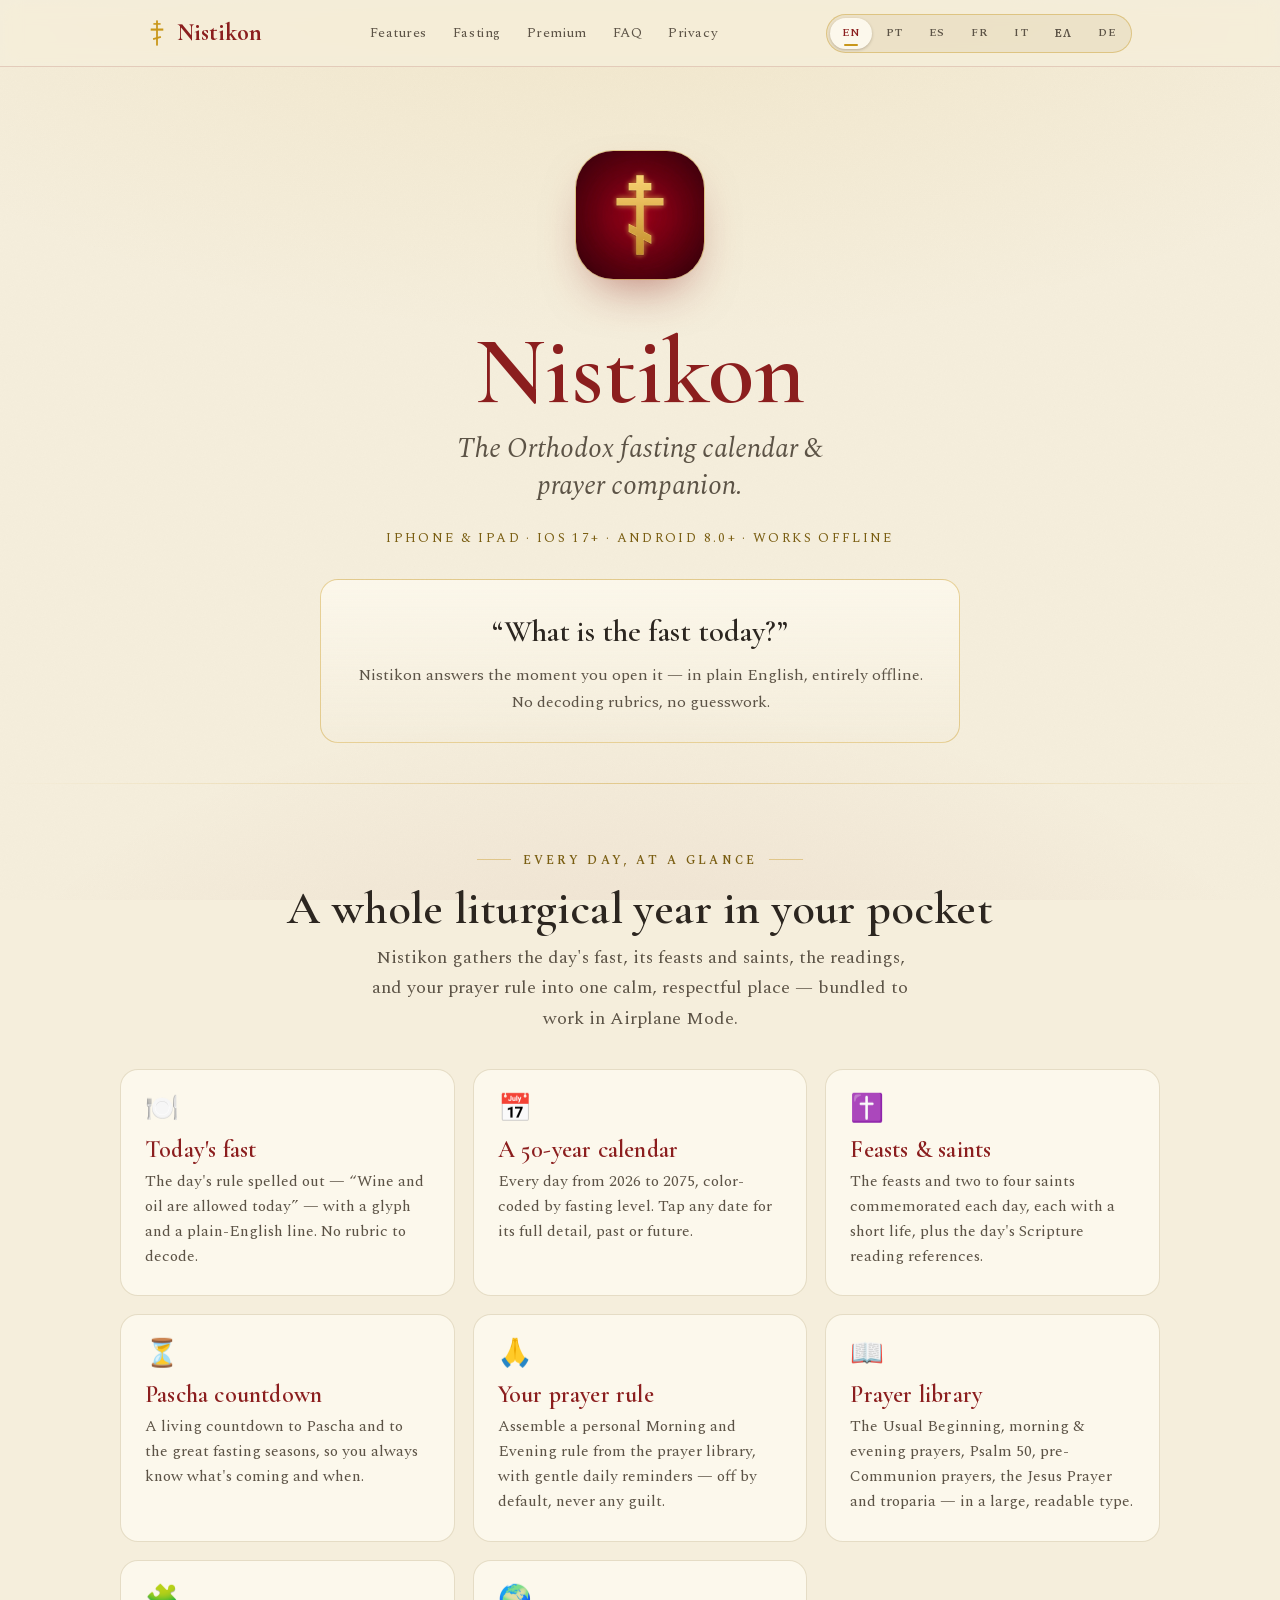
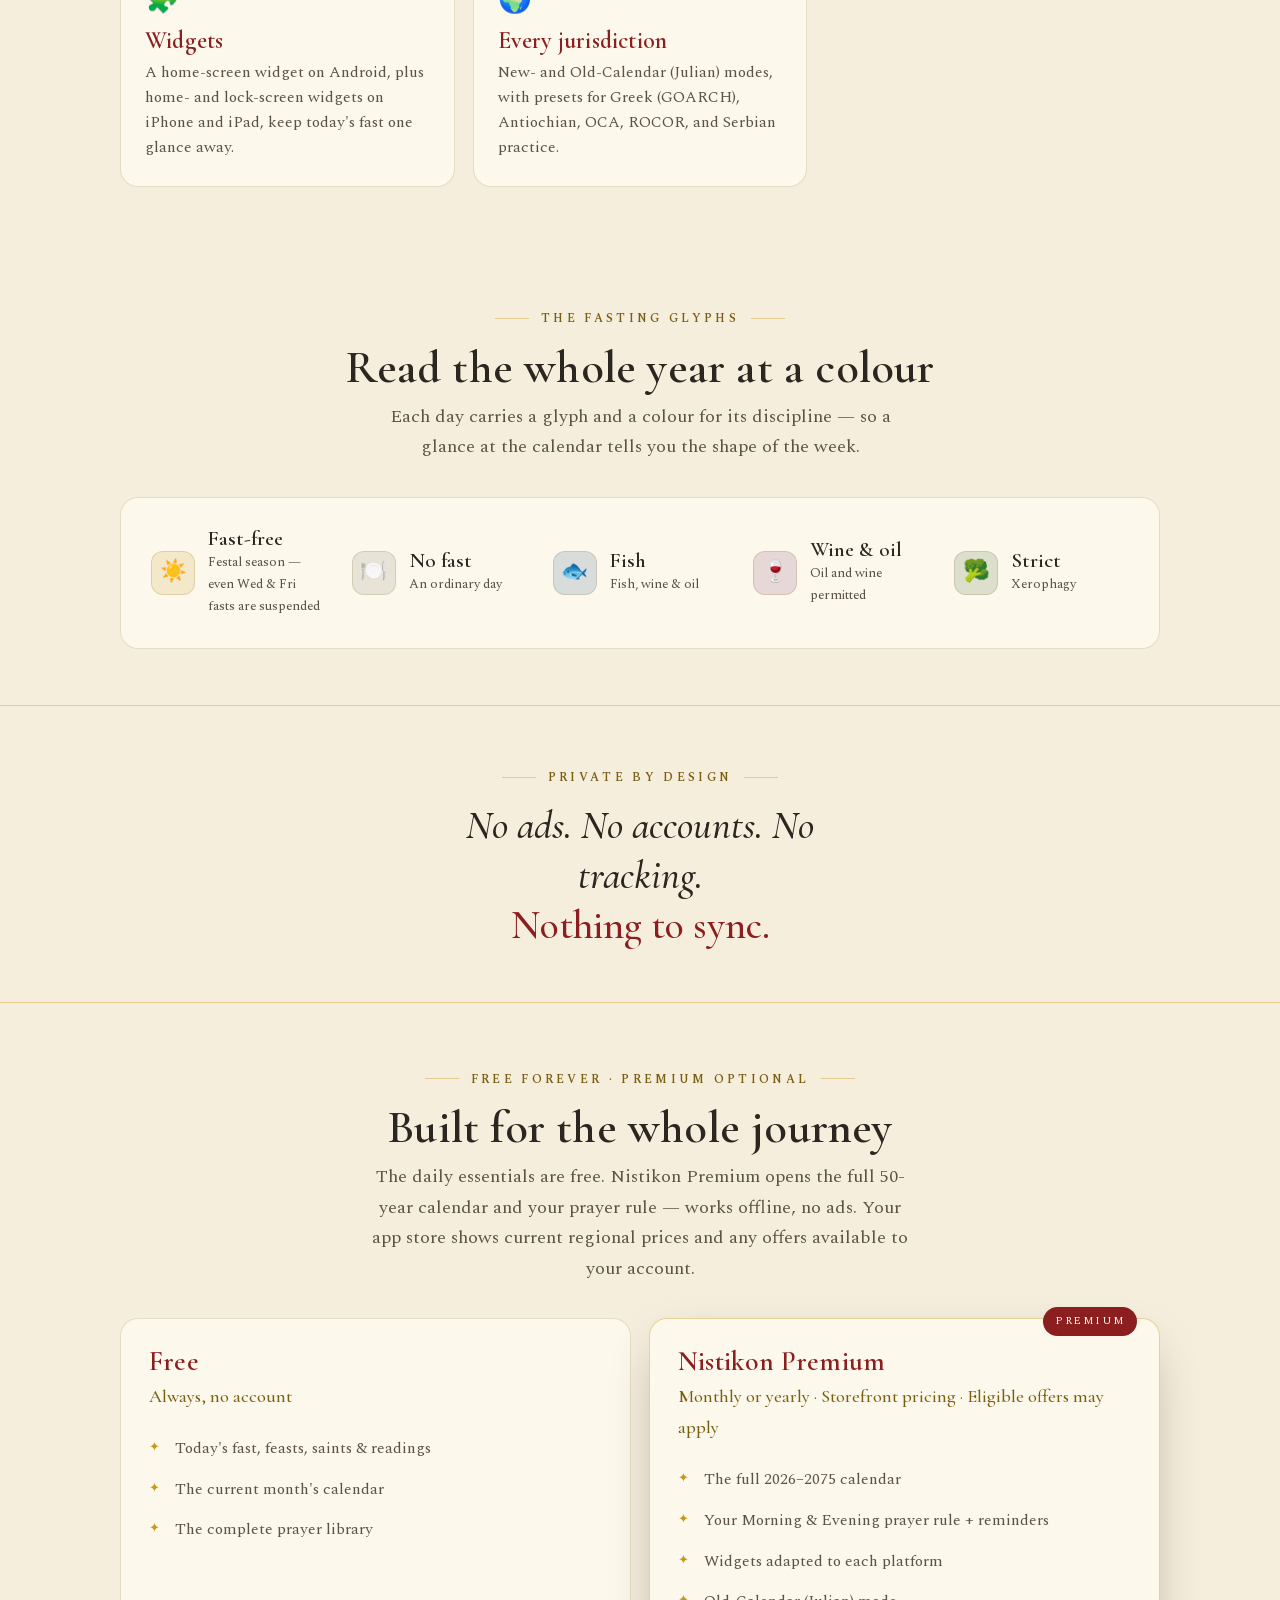
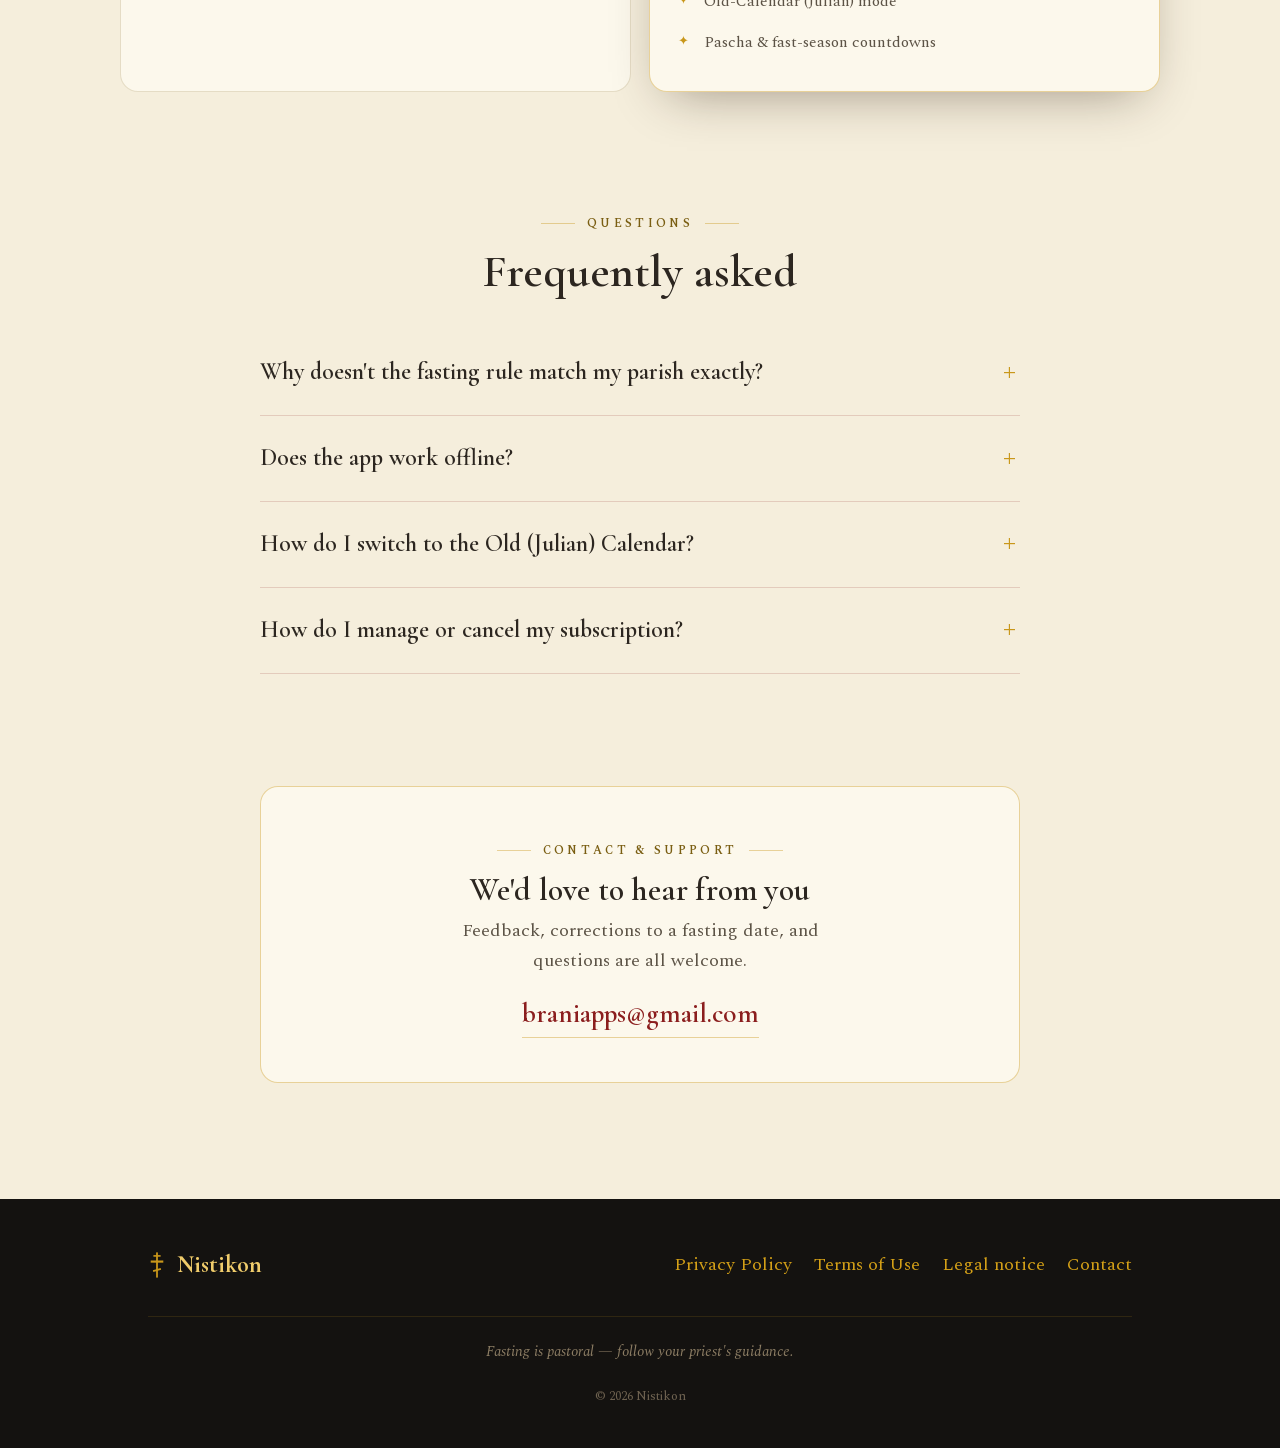
<file: index.html>
<!DOCTYPE html>
<html lang="en">
<head>
  <meta charset="UTF-8">
  <meta name="viewport" content="width=device-width, initial-scale=1.0">
  <title>Nistikon — Orthodox Calendar &amp; Prayer Rule</title>
  <meta name="description" content="Nistikon is the daily companion for Orthodox Christians: today's fast in plain English, a 50-year calendar, feasts &amp; saints, a Pascha countdown, and your own prayer rule — offline, no ads, no tracking. Também em português. También en español. Aussi en français. Anche in italiano. Και στα ελληνικά. Auch auf Deutsch.">
  <link rel="icon" href="app-icon.png">
  <link rel="stylesheet" href="fonts/fonts.css">
  <link rel="stylesheet" href="styles.css">
  <script src="site.js" defer></script>
</head>
<body>
  <header class="nav">
    <div class="wrap">
      <a class="brand" href="index.html">
        <span class="cross"><svg width="18" height="28" viewBox="0 0 20 30" aria-hidden="true"><rect x="9" y="1" width="2" height="28"/><rect x="6" y="4" width="8" height="1.8"/><rect x="3" y="10" width="14" height="2.4"/><rect x="5.5" y="19.5" width="9" height="2" transform="rotate(-16 10 20.5)"/></svg></span>
        Nistikon
      </a>
      <nav class="nav-links">
        <a href="#features" data-i18n-en="Features" data-i18n-pt="Recursos" data-i18n-es="Funciones" data-i18n-fr="Fonctionnalités" data-i18n-it="Funzionalità" data-i18n-el="Δυνατότητες" data-i18n-de="Funktionen">Features</a>
        <a href="#fasting" data-i18n-en="Fasting" data-i18n-pt="Jejum" data-i18n-es="Ayuno" data-i18n-fr="Jeûne" data-i18n-it="Digiuno" data-i18n-el="Νηστεία" data-i18n-de="Fasten">Fasting</a>
        <a href="#premium">Premium</a>
        <a href="#faq">FAQ</a>
        <a href="privacy.html" data-i18n-en="Privacy" data-i18n-pt="Privacidade" data-i18n-es="Privacidad" data-i18n-fr="Confidentialité" data-i18n-it="Privacy" data-i18n-el="Απόρρητο" data-i18n-de="Datenschutz">Privacy</a>
      </nav>
      <div class="nav-right">
        <div class="langtabs" role="tablist" aria-label="Language">
          <button role="tab" data-lang-target="en" aria-label="English">EN</button>
          <button role="tab" data-lang-target="pt" aria-label="Português">PT</button>
          <button role="tab" data-lang-target="es" aria-label="Español">ES</button>
          <button role="tab" data-lang-target="fr" aria-label="Français">FR</button>
          <button role="tab" data-lang-target="it" aria-label="Italiano">IT</button>
          <button role="tab" data-lang-target="el" aria-label="Ελληνικά">ΕΛ</button>
          <button role="tab" data-lang-target="de" aria-label="Deutsch">DE</button>
        </div>
      </div>
    </div>
  </header>

  <main>
    <section class="hero wrap">
      <div data-lang="en" lang="en">
        <img class="icon" src="app-icon.png" alt="Nistikon app icon" data-rise style="animation-delay:.05s">
        <h1 data-rise style="animation-delay:.12s">Nistikon</h1>
        <p class="tagline" data-rise style="animation-delay:.2s">The Orthodox fasting calendar &amp; prayer companion.</p>
        <p class="meta" data-rise style="animation-delay:.28s">iPhone &amp; iPad · iOS 17+ · Android 8.0+ · Works offline</p>

        <div class="hook" data-rise style="animation-delay:.36s">
          <div class="q">“What is the fast today?”</div>
          <div class="a">Nistikon answers the moment you open it — in plain English, entirely offline. No decoding rubrics, no guesswork.</div>
        </div>
      </div>
      <div data-lang="pt" lang="pt-BR">
        <img class="icon" src="app-icon.png" alt="Ícone do aplicativo Nistikon" data-rise style="animation-delay:.05s">
        <h1 data-rise style="animation-delay:.12s">Nistikon</h1>
        <p class="tagline" data-rise style="animation-delay:.2s">O calendário de jejum ortodoxo e companheiro de oração.</p>
        <p class="meta" data-rise style="animation-delay:.28s">iPhone e iPad · iOS 17+ · Android 8.0+ · Funciona offline</p>

        <div class="hook" data-rise style="animation-delay:.36s">
          <div class="q">“Qual é o jejum de hoje?”</div>
          <div class="a">O Nistikon responde no momento em que você o abre — em linguagem clara e totalmente offline. Sem decifrar rubricas, sem adivinhação.</div>
        </div>
      </div>
      <div data-lang="es" lang="es">
        <img class="icon" src="app-icon.png" alt="Ícono de la aplicación Nistikon" data-rise style="animation-delay:.05s">
        <h1 data-rise style="animation-delay:.12s">Nistikon</h1>
        <p class="tagline" data-rise style="animation-delay:.2s">El calendario ortodoxo de ayuno y compañero de oración.</p>
        <p class="meta" data-rise style="animation-delay:.28s">iPhone y iPad · iOS 17+ · Android 8.0+ · Funciona sin conexión</p>

        <div class="hook" data-rise style="animation-delay:.36s">
          <div class="q">«¿Cuál es el ayuno de hoy?»</div>
          <div class="a">Nistikon responde en el momento en que la abres — en lenguaje claro y completamente sin conexión. Sin descifrar rúbricas, sin adivinanzas.</div>
        </div>
      </div>
      <div data-lang="fr" lang="fr">
        <img class="icon" src="app-icon.png" alt="Icône de l’application Nistikon" data-rise style="animation-delay:.05s">
        <h1 data-rise style="animation-delay:.12s">Nistikon</h1>
        <p class="tagline" data-rise style="animation-delay:.2s">Le calendrier des jeûnes orthodoxes et votre compagnon de prière.</p>
        <p class="meta" data-rise style="animation-delay:.28s">iPhone et iPad · iOS 17+ · Android 8.0+ · Fonctionne hors ligne</p>

        <div class="hook" data-rise style="animation-delay:.36s">
          <div class="q">« Quel est le jeûne aujourd’hui ? »</div>
          <div class="a">Nistikon vous répond dès que vous l’ouvrez — en langage clair, entièrement hors ligne. Aucune rubrique à déchiffrer, aucune approximation.</div>
        </div>
      </div>
      <div data-lang="it" lang="it">
        <img class="icon" src="app-icon.png" alt="Icona dell’app Nistikon" data-rise style="animation-delay:.05s">
        <h1 data-rise style="animation-delay:.12s">Nistikon</h1>
        <p class="tagline" data-rise style="animation-delay:.2s">Il calendario dei digiuni ortodossi e il tuo compagno di preghiera.</p>
        <p class="meta" data-rise style="animation-delay:.28s">iPhone e iPad · iOS 17+ · Android 8.0+ · Funziona offline</p>

        <div class="hook" data-rise style="animation-delay:.36s">
          <div class="q">«Qual è il digiuno di oggi?»</div>
          <div class="a">Nistikon ti risponde appena apri l’app — in un linguaggio chiaro, completamente offline. Nessuna rubrica da decifrare, nessuna congettura.</div>
        </div>
      </div>
      <div data-lang="el" lang="el">
        <img class="icon" src="app-icon.png" alt="Εικονίδιο της εφαρμογής Nistikon" data-rise style="animation-delay:.05s">
        <h1 data-rise style="animation-delay:.12s">Nistikon</h1>
        <p class="tagline" data-rise style="animation-delay:.2s">Το ορθόδοξο ημερολόγιο νηστειών και ο συνοδοιπόρος σας στην προσευχή.</p>
        <p class="meta" data-rise style="animation-delay:.28s">iPhone και iPad · iOS 17+ · Android 8.0+ · Λειτουργεί χωρίς σύνδεση</p>

        <div class="hook" data-rise style="animation-delay:.36s">
          <div class="q">«Τι νηστεία έχουμε σήμερα;»</div>
          <div class="a">Το Nistikon σάς απαντά μόλις το ανοίξετε — με απλά λόγια, εντελώς χωρίς σύνδεση. Δεν χρειάζεται να αποκρυπτογραφήσετε το Τυπικό ούτε να μαντέψετε.</div>
        </div>
      </div>
      <div data-lang="de" lang="de">
        <img class="icon" src="app-icon.png" alt="App-Symbol von Nistikon" data-rise style="animation-delay:.05s">
        <h1 data-rise style="animation-delay:.12s">Nistikon</h1>
        <p class="tagline" data-rise style="animation-delay:.2s">Der orthodoxe Fastenkalender und dein Begleiter im Gebet.</p>
        <p class="meta" data-rise style="animation-delay:.28s">iPhone und iPad · iOS 17+ · Android 8.0+ · Funktioniert offline</p>

        <div class="hook" data-rise style="animation-delay:.36s">
          <div class="q">„Wie wird heute gefastet?“</div>
          <div class="a">Nistikon antwortet, sobald du die App öffnest – in klaren Worten, ganz ohne Internetverbindung. Keine Rubriken entschlüsseln, kein Rätselraten.</div>
        </div>
      </div>
    </section>

    <hr class="rule">

    <section class="block wrap" id="features">
      <div data-lang="en" lang="en">
        <div class="section-head center">
          <span class="kicker center">Every day, at a glance</span>
          <h2>A whole liturgical year in your pocket</h2>
          <p>Nistikon gathers the day's fast, its feasts and saints, the readings, and your prayer rule into one calm, respectful place — bundled to work in Airplane Mode.</p>
        </div>

        <div class="grid">
          <div class="feature"><div class="ico">🍽️</div><h3>Today's fast</h3><p>The day's rule spelled out — “Wine and oil are allowed today” — with a glyph and a plain-English line. No rubric to decode.</p></div>
          <div class="feature"><div class="ico">📅</div><h3>A 50-year calendar</h3><p>Every day from 2026 to 2075, color-coded by fasting level. Tap any date for its full detail, past or future.</p></div>
          <div class="feature"><div class="ico">✝️</div><h3>Feasts &amp; saints</h3><p>The feasts and two to four saints commemorated each day, each with a short life, plus the day's Scripture reading references.</p></div>
          <div class="feature"><div class="ico">⏳</div><h3>Pascha countdown</h3><p>A living countdown to Pascha and to the great fasting seasons, so you always know what's coming and when.</p></div>
          <div class="feature"><div class="ico">🙏</div><h3>Your prayer rule</h3><p>Assemble a personal Morning and Evening rule from the prayer library, with gentle daily reminders — off by default, never any guilt.</p></div>
          <div class="feature"><div class="ico">📖</div><h3>Prayer library</h3><p>The Usual Beginning, morning &amp; evening prayers, Psalm 50, pre-Communion prayers, the Jesus Prayer and troparia — in a large, readable type.</p></div>
          <div class="feature"><div class="ico">🧩</div><h3>Widgets</h3><p>A home-screen widget on Android, plus home- and lock-screen widgets on iPhone and iPad, keep today's fast one glance away.</p></div>
          <div class="feature"><div class="ico">🌍</div><h3>Every jurisdiction</h3><p>New- and Old-Calendar (Julian) modes, with presets for Greek (GOARCH), Antiochian, OCA, ROCOR, and Serbian practice.</p></div>
        </div>
      </div>
      <div data-lang="pt" lang="pt-BR">
        <div class="section-head center">
          <span class="kicker center">Cada dia, num relance</span>
          <h2>Um ano litúrgico inteiro no seu bolso</h2>
          <p>O Nistikon reúne o jejum do dia, suas festas e santos, as leituras e a sua regra de oração em um só lugar, calmo e respeitoso — tudo incluído para funcionar no Modo Avião.</p>
        </div>

        <div class="grid">
          <div class="feature"><div class="ico">🍽️</div><h3>O jejum de hoje</h3><p>A regra do dia explicada — “Hoje são permitidos vinho e azeite” — com um símbolo e uma frase clara. Nenhuma rubrica para decifrar.</p></div>
          <div class="feature"><div class="ico">📅</div><h3>Um calendário de 50 anos</h3><p>Todos os dias de 2026 a 2075, com cores por nível de jejum. Toque em qualquer data para ver os detalhes completos, no passado ou no futuro.</p></div>
          <div class="feature"><div class="ico">✝️</div><h3>Festas e santos</h3><p>As festas e de dois a quatro santos comemorados a cada dia, cada um com uma breve vida, além das referências das leituras bíblicas do dia.</p></div>
          <div class="feature"><div class="ico">⏳</div><h3>Contagem para a Páscoa</h3><p>Uma contagem regressiva viva até a Páscoa (Pascha) e os grandes tempos de jejum, para você sempre saber o que vem e quando.</p></div>
          <div class="feature"><div class="ico">🙏</div><h3>Sua regra de oração</h3><p>Monte uma regra pessoal de Manhã e Noite a partir da biblioteca de orações, com lembretes diários suaves — desativados por padrão, nunca com culpa.</p></div>
          <div class="feature"><div class="ico">📖</div><h3>Biblioteca de orações</h3><p>O Início Habitual, orações da manhã e da noite, o Salmo 50, orações antes da Comunhão, a Oração de Jesus e tropários — em letras grandes e legíveis.</p></div>
          <div class="feature"><div class="ico">🧩</div><h3>Widgets</h3><p>Um widget de tela de início no Android, além de widgets de tela de início e bloqueada no iPhone e iPad, mantêm o jejum de hoje a um olhar de distância.</p></div>
          <div class="feature"><div class="ico">🌍</div><h3>Todas as jurisdições</h3><p>Modos de Calendário Novo e Antigo (juliano), com predefinições para as práticas grega (GOARCH), antioquina, OCA, ROCOR e sérvia.</p></div>
        </div>
      </div>
      <div data-lang="es" lang="es">
        <div class="section-head center">
          <span class="kicker center">Cada día, de un vistazo</span>
          <h2>Un año litúrgico entero en tu bolsillo</h2>
          <p>Nistikon reúne el ayuno del día, sus fiestas y santos, las lecturas y tu regla de oración en un solo lugar, sereno y respetuoso — todo incluido para funcionar en Modo Avión.</p>
        </div>

        <div class="grid">
          <div class="feature"><div class="ico">🍽️</div><h3>El ayuno de hoy</h3><p>La regla del día explicada — «Hoy se permiten el vino y el aceite» — con un símbolo y una frase clara. Ninguna rúbrica que descifrar.</p></div>
          <div class="feature"><div class="ico">📅</div><h3>Un calendario de 50 años</h3><p>Cada día de 2026 a 2075, con colores según el nivel de ayuno. Toca cualquier fecha para ver su detalle completo, pasado o futuro.</p></div>
          <div class="feature"><div class="ico">✝️</div><h3>Fiestas y santos</h3><p>Las fiestas y de dos a cuatro santos conmemorados cada día, cada uno con una breve vida, más las referencias de las lecturas bíblicas del día.</p></div>
          <div class="feature"><div class="ico">⏳</div><h3>Cuenta regresiva a la Pascua</h3><p>Una cuenta regresiva viva hacia la Pascua (Pascha) y los grandes tiempos de ayuno, para que siempre sepas qué viene y cuándo.</p></div>
          <div class="feature"><div class="ico">🙏</div><h3>Tu regla de oración</h3><p>Arma una regla personal de Mañana y Noche desde la biblioteca de oraciones, con recordatorios diarios suaves — desactivados por defecto, nunca con culpa.</p></div>
          <div class="feature"><div class="ico">📖</div><h3>Biblioteca de oraciones</h3><p>El Inicio Habitual, oraciones de la mañana y de la noche, el Salmo 50, oraciones antes de la Comunión, la Oración de Jesús y troparios — en letra grande y legible.</p></div>
          <div class="feature"><div class="ico">🧩</div><h3>Widgets</h3><p>Un widget de pantalla de inicio en Android, además de widgets de inicio y pantalla bloqueada en iPhone y iPad, mantienen el ayuno de hoy a un vistazo.</p></div>
          <div class="feature"><div class="ico">🌍</div><h3>Todas las jurisdicciones</h3><p>Modos de Calendario Nuevo y Antiguo (juliano), con preajustes para las prácticas griega (GOARCH), antioquena, OCA, ROCOR y serbia.</p></div>
        </div>
      </div>
      <div data-lang="fr" lang="fr">
        <div class="section-head center">
          <span class="kicker center">Chaque jour, en un coup d’œil</span>
          <h2>Toute une année liturgique dans votre poche</h2>
          <p>Nistikon réunit le jeûne du jour, ses fêtes et ses saints, les lectures et votre règle de prière en un seul lieu, paisible et respectueux — le tout intégré à l’application pour fonctionner en mode Avion.</p>
        </div>

        <div class="grid">
          <div class="feature"><div class="ico">🍽️</div><h3>Le jeûne du jour</h3><p>La règle du jour clairement énoncée — « Le vin et l’huile sont autorisés aujourd’hui » — avec un symbole et une phrase simple. Aucune rubrique à déchiffrer.</p></div>
          <div class="feature"><div class="ico">📅</div><h3>Un calendrier sur 50 ans</h3><p>Chaque jour de 2026 à 2075, avec un code couleur selon le degré de jeûne. Touchez une date pour en voir le détail complet, qu’elle soit passée ou à venir.</p></div>
          <div class="feature"><div class="ico">✝️</div><h3>Fêtes et saints</h3><p>Les fêtes et deux à quatre saints commémorés chaque jour, chacun avec une courte vie, ainsi que les références des lectures bibliques du jour.</p></div>
          <div class="feature"><div class="ico">⏳</div><h3>Décompte avant Pâques</h3><p>Un décompte actualisé avant Pâques et les grandes périodes de jeûne, pour toujours savoir ce qui approche et quand.</p></div>
          <div class="feature"><div class="ico">🙏</div><h3>Votre règle de prière</h3><p>Composez une règle personnelle du matin et du soir à partir de la bibliothèque de prières, avec de discrets rappels quotidiens — désactivés par défaut, et sans jamais culpabiliser.</p></div>
          <div class="feature"><div class="ico">📖</div><h3>Bibliothèque de prières</h3><p>Les prières initiales, les prières du matin et du soir, le psaume 50, les prières avant la communion, la prière de Jésus et des tropaires — en grands caractères lisibles.</p></div>
          <div class="feature"><div class="ico">🧩</div><h3>Widgets</h3><p>Un widget pour l’écran d’accueil sur Android, ainsi que des widgets pour l’écran d’accueil et l’écran verrouillé sur iPhone et iPad, affichent le jeûne du jour en un coup d’œil.</p></div>
          <div class="feature"><div class="ico">🌍</div><h3>Toutes les juridictions</h3><p>Modes nouveau et ancien calendrier (julien), avec des préréglages pour les pratiques grecque (GOARCH), antiochienne, de l’OCA, de l’Église russe hors frontières (ROCOR) et serbe.</p></div>
        </div>
      </div>
      <div data-lang="it" lang="it">
        <div class="section-head center">
          <span class="kicker center">Ogni giorno, a colpo d’occhio</span>
          <h2>Un intero anno liturgico in tasca</h2>
          <p>Nistikon riunisce il digiuno del giorno, le sue feste e i suoi santi, le letture e la tua regola di preghiera in un unico luogo, sereno e rispettoso — tutto incluso nell’app per funzionare in modalità aereo.</p>
        </div>

        <div class="grid">
          <div class="feature"><div class="ico">🍽️</div><h3>Il digiuno di oggi</h3><p>La regola del giorno spiegata per esteso — «Oggi sono consentiti vino e olio» — con un simbolo e una frase chiara. Nessuna rubrica da decifrare.</p></div>
          <div class="feature"><div class="ico">📅</div><h3>Un calendario su 50 anni</h3><p>Ogni giorno dal 2026 al 2075, con un colore per ogni livello di digiuno. Tocca una data qualsiasi per vederne tutti i dettagli, passata o futura.</p></div>
          <div class="feature"><div class="ico">✝️</div><h3>Feste e santi</h3><p>Le feste e da due a quattro santi commemorati ogni giorno, ciascuno con una breve biografia, oltre ai riferimenti delle letture bibliche del giorno.</p></div>
          <div class="feature"><div class="ico">⏳</div><h3>Conto alla rovescia per la Pasqua</h3><p>Un conto alla rovescia sempre aggiornato verso la Pasqua e verso i grandi periodi di digiuno, così sai sempre cosa sta per arrivare e quando.</p></div>
          <div class="feature"><div class="ico">🙏</div><h3>La tua regola di preghiera</h3><p>Componi una regola di preghiera personale del mattino e della sera attingendo alla raccolta di preghiere, con discreti promemoria quotidiani — disattivati per impostazione predefinita, senza mai sensi di colpa.</p></div>
          <div class="feature"><div class="ico">📖</div><h3>Raccolta di preghiere</h3><p>Le preghiere iniziali, le preghiere del mattino e della sera, il Salmo 50, le preghiere prima della Comunione, la Preghiera di Gesù e i tropari — in caratteri grandi e leggibili.</p></div>
          <div class="feature"><div class="ico">🧩</div><h3>Widget</h3><p>Su Android un widget per la schermata Home, su iPhone e iPad i widget per la schermata Home e per la schermata di blocco: il digiuno di oggi è sempre a portata di sguardo.</p></div>
          <div class="feature"><div class="ico">🌍</div><h3>Tutte le giurisdizioni</h3><p>Modalità nuovo e vecchio calendario (giuliano), con impostazioni predefinite per le prassi greca (GOARCH), antiochena, OCA, ROCOR e serba.</p></div>
        </div>
      </div>
      <div data-lang="el" lang="el">
        <div class="section-head center">
          <span class="kicker center">Κάθε μέρα, με μια ματιά</span>
          <h2>Ένα ολόκληρο λειτουργικό έτος στην τσέπη σας</h2>
          <p>Το Nistikon συγκεντρώνει τη νηστεία της ημέρας, τις εορτές και τους αγίους της, τα αναγνώσματα και τον κανόνα προσευχής σας σε ένα ήρεμο και ευλαβικό περιβάλλον — όλα ενσωματωμένα στην εφαρμογή, ώστε να είναι διαθέσιμα ακόμη και σε λειτουργία πτήσης.</p>
        </div>

        <div class="grid">
          <div class="feature"><div class="ico">🍽️</div><h3>Η νηστεία της ημέρας</h3><p>Ο κανόνας της ημέρας με απλά λόγια — «Σήμερα επιτρέπονται κρασί και λάδι» — με ένα σύμβολο και μια σαφή φράση. Καμία διάταξη του Τυπικού για αποκρυπτογράφηση.</p></div>
          <div class="feature"><div class="ico">📅</div><h3>Ημερολόγιο 50 ετών</h3><p>Κάθε μέρα από το 2026 έως το 2075, με χρωματική σήμανση ανάλογα με τον βαθμό νηστείας. Αγγίξτε οποιαδήποτε ημερομηνία, παρελθοντική ή μελλοντική, για να δείτε όλες τις λεπτομέρειές της.</p></div>
          <div class="feature"><div class="ico">✝️</div><h3>Εορτές και άγιοι</h3><p>Οι εορτές και δύο έως τέσσερις άγιοι που τιμώνται κάθε μέρα, ο καθένας με σύντομο βίο, καθώς και οι παραπομπές στα αγιογραφικά αναγνώσματα της ημέρας.</p></div>
          <div class="feature"><div class="ico">⏳</div><h3>Αντίστροφη μέτρηση για το Πάσχα</h3><p>Μια αντίστροφη μέτρηση που ενημερώνεται διαρκώς για το Πάσχα και για τις μεγάλες περιόδους νηστείας, ώστε να ξέρετε πάντα τι έρχεται και πότε.</p></div>
          <div class="feature"><div class="ico">🙏</div><h3>Ο κανόνας προσευχής σας</h3><p>Συνθέστε τον προσωπικό σας πρωινό και βραδινό κανόνα από τη βιβλιοθήκη προσευχών, με διακριτικές καθημερινές υπενθυμίσεις — απενεργοποιημένες από προεπιλογή και χωρίς ποτέ ενοχές.</p></div>
          <div class="feature"><div class="ico">📖</div><h3>Βιβλιοθήκη προσευχών</h3><p>Η συνήθης αρχή, οι πρωινές και οι βραδινές προσευχές, ο Ψαλμός 50, οι ευχές πριν από τη Θεία Κοινωνία, η Ευχή του Ιησού και τροπάρια — με μεγάλα, ευανάγνωστα γράμματα.</p></div>
          <div class="feature"><div class="ico">🧩</div><h3>Γραφικά στοιχεία</h3><p>Στο Android ένα γραφικό στοιχείο για την αρχική οθόνη, και σε iPhone και iPad γραφικά στοιχεία για την οθόνη Αφετηρίας και την οθόνη κλειδώματος, σας δείχνουν τη σημερινή νηστεία με μια ματιά.</p></div>
          <div class="feature"><div class="ico">🌍</div><h3>Όλες οι δικαιοδοσίες</h3><p>Νέο και Παλαιό ημερολόγιο (Ιουλιανό), με προεπιλογές για τις δικαιοδοσίες Ελληνική (GOARCH), Αντιοχειανή, OCA, ROCOR και Σερβική.</p></div>
        </div>
      </div>
      <div data-lang="de" lang="de">
        <div class="section-head center">
          <span class="kicker center">Jeder Tag auf einen Blick</span>
          <h2>Ein ganzes Kirchenjahr in deiner Tasche</h2>
          <p>Nistikon vereint das Fasten des Tages, seine Feste und Heiligen, die Lesungen und deine Gebetsregel an einem ruhigen, ehrfürchtigen Ort – alles in der App enthalten, sodass es auch im Flugmodus funktioniert.</p>
        </div>

        <div class="grid">
          <div class="feature"><div class="ico">🍽️</div><h3>Das Fasten heute</h3><p>Die Regel des Tages im Klartext – „Heute sind Wein und Öl erlaubt“ – mit einem Symbol und einer verständlichen Zeile. Keine Rubriken zu entschlüsseln.</p></div>
          <div class="feature"><div class="ico">📅</div><h3>Ein Kalender für 50 Jahre</h3><p>Jeder Tag von 2026 bis 2075, farblich nach Fastenstufe markiert. Tippe auf ein beliebiges Datum, vergangen oder künftig, um alle Details zu sehen.</p></div>
          <div class="feature"><div class="ico">✝️</div><h3>Feste und Heilige</h3><p>Die Feste und zwei bis vier Heilige, deren an jedem Tag gedacht wird, jeweils mit einer kurzen Vita, dazu die Stellenangaben der Schriftlesungen des Tages.</p></div>
          <div class="feature"><div class="ico">⏳</div><h3>Countdown bis Pascha</h3><p>Ein laufender Countdown bis Pascha und zu den großen Fastenzeiten, damit du immer weißt, was kommt und wann.</p></div>
          <div class="feature"><div class="ico">🙏</div><h3>Deine Gebetsregel</h3><p>Stelle aus der Gebetssammlung deine persönliche Regel für Morgen und Abend zusammen, mit dezenten täglichen Erinnerungen – standardmäßig ausgeschaltet und ohne Druck.</p></div>
          <div class="feature"><div class="ico">📖</div><h3>Gebetssammlung</h3><p>Die üblichen Anfangsgebete, Morgen- und Abendgebete, Psalm 50, Gebete vor der Heiligen Kommunion, das Jesusgebet und Troparien – in großer, gut lesbarer Schrift.</p></div>
          <div class="feature"><div class="ico">🧩</div><h3>Widgets</h3><p>Unter Android ein Widget für den Startbildschirm, auf iPhone und iPad Widgets für den Home-Bildschirm und den Sperrbildschirm – so ist das Fasten des Tages immer nur einen Blick entfernt.</p></div>
          <div class="feature"><div class="ico">🌍</div><h3>Jede Jurisdiktion</h3><p>Neuer und Alter Kalender (julianisch), mit Voreinstellungen für die Praxis der Jurisdiktionen Griechisch (GOARCH), Antiochenisch, OCA, ROKA und Serbisch.</p></div>
        </div>
      </div>
    </section>

    <section class="block wrap" id="fasting">
      <div data-lang="en" lang="en">
        <div class="section-head center">
          <span class="kicker center">The fasting glyphs</span>
          <h2>Read the whole year at a colour</h2>
          <p>Each day carries a glyph and a colour for its discipline — so a glance at the calendar tells you the shape of the week.</p>
        </div>
        <div class="levels">
          <div class="level"><div class="glyph g-free">☀️</div><div><div class="name">Fast-free</div><div class="desc">Festal season — even Wed &amp; Fri fasts are suspended</div></div></div>
          <div class="level"><div class="glyph g-plain">🍽️</div><div><div class="name">No fast</div><div class="desc">An ordinary day</div></div></div>
          <div class="level"><div class="glyph g-fish">🐟</div><div><div class="name">Fish</div><div class="desc">Fish, wine &amp; oil</div></div></div>
          <div class="level"><div class="glyph g-wine">🍷</div><div><div class="name">Wine &amp; oil</div><div class="desc">Oil and wine permitted</div></div></div>
          <div class="level"><div class="glyph g-strict">🥦</div><div><div class="name">Strict</div><div class="desc">Xerophagy</div></div></div>
        </div>
      </div>
      <div data-lang="pt" lang="pt-BR">
        <div class="section-head center">
          <span class="kicker center">Os símbolos de jejum</span>
          <h2>Leia o ano inteiro por uma cor</h2>
          <p>Cada dia traz um símbolo e uma cor para a sua disciplina — um olhar para o calendário revela a forma da semana.</p>
        </div>
        <div class="levels">
          <div class="level"><div class="glyph g-free">☀️</div><div><div class="name">Livre de jejum</div><div class="desc">Período festivo — até o jejum de quarta e sexta é suspenso</div></div></div>
          <div class="level"><div class="glyph g-plain">🍽️</div><div><div class="name">Sem jejum</div><div class="desc">Um dia comum</div></div></div>
          <div class="level"><div class="glyph g-fish">🐟</div><div><div class="name">Peixe</div><div class="desc">Peixe, vinho e azeite</div></div></div>
          <div class="level"><div class="glyph g-wine">🍷</div><div><div class="name">Vinho e azeite</div><div class="desc">Azeite e vinho permitidos</div></div></div>
          <div class="level"><div class="glyph g-strict">🥦</div><div><div class="name">Rigoroso</div><div class="desc">Xerofagia</div></div></div>
        </div>
      </div>
      <div data-lang="es" lang="es">
        <div class="section-head center">
          <span class="kicker center">Los símbolos de ayuno</span>
          <h2>Lee todo el año por un color</h2>
          <p>Cada día lleva un símbolo y un color según su disciplina — un vistazo al calendario te dice la forma de la semana.</p>
        </div>
        <div class="levels">
          <div class="level"><div class="glyph g-free">☀️</div><div><div class="name">Libre de ayuno</div><div class="desc">Período festivo — hasta el ayuno de miércoles y viernes se suspende</div></div></div>
          <div class="level"><div class="glyph g-plain">🍽️</div><div><div class="name">Sin ayuno</div><div class="desc">Un día común</div></div></div>
          <div class="level"><div class="glyph g-fish">🐟</div><div><div class="name">Pescado</div><div class="desc">Pescado, vino y aceite</div></div></div>
          <div class="level"><div class="glyph g-wine">🍷</div><div><div class="name">Vino y aceite</div><div class="desc">Aceite y vino permitidos</div></div></div>
          <div class="level"><div class="glyph g-strict">🥦</div><div><div class="name">Estricto</div><div class="desc">Xerofagia</div></div></div>
        </div>
      </div>
      <div data-lang="fr" lang="fr">
        <div class="section-head center">
          <span class="kicker center">Les symboles du jeûne</span>
          <h2>Toute l’année, d’une couleur à l’autre</h2>
          <p>Chaque jour porte un symbole et une couleur selon sa discipline — un coup d’œil au calendrier vous montre l’allure de la semaine.</p>
        </div>
        <div class="levels">
          <div class="level"><div class="glyph g-free">☀️</div><div><div class="name">Libre de jeûne</div><div class="desc">Période festive — même le jeûne du mercredi et du vendredi est levé</div></div></div>
          <div class="level"><div class="glyph g-plain">🍽️</div><div><div class="name">Sans jeûne</div><div class="desc">Un jour ordinaire</div></div></div>
          <div class="level"><div class="glyph g-fish">🐟</div><div><div class="name">Poisson</div><div class="desc">Poisson, vin et huile</div></div></div>
          <div class="level"><div class="glyph g-wine">🍷</div><div><div class="name">Vin et huile</div><div class="desc">Huile et vin autorisés</div></div></div>
          <div class="level"><div class="glyph g-strict">🥦</div><div><div class="name">Strict</div><div class="desc">Xérophagie</div></div></div>
        </div>
      </div>
      <div data-lang="it" lang="it">
        <div class="section-head center">
          <span class="kicker center">I simboli del digiuno</span>
          <h2>Leggi tutto l’anno attraverso i colori</h2>
          <p>Ogni giorno ha un simbolo e un colore che ne indicano la disciplina — basta uno sguardo al calendario per vedere com’è fatta la settimana.</p>
        </div>
        <div class="levels">
          <div class="level"><div class="glyph g-free">☀️</div><div><div class="name">Libero dal digiuno</div><div class="desc">Periodo festivo — è sospeso perfino il digiuno del mercoledì e del venerdì</div></div></div>
          <div class="level"><div class="glyph g-plain">🍽️</div><div><div class="name">Nessun digiuno</div><div class="desc">Un giorno ordinario</div></div></div>
          <div class="level"><div class="glyph g-fish">🐟</div><div><div class="name">Pesce consentito</div><div class="desc">Pesce, vino e olio</div></div></div>
          <div class="level"><div class="glyph g-wine">🍷</div><div><div class="name">Vino e olio</div><div class="desc">Olio e vino consentiti</div></div></div>
          <div class="level"><div class="glyph g-strict">🥦</div><div><div class="name">Digiuno stretto</div><div class="desc">Xerofagia</div></div></div>
        </div>
      </div>
      <div data-lang="el" lang="el">
        <div class="section-head center">
          <span class="kicker center">Τα σύμβολα της νηστείας</span>
          <h2>Όλη η χρονιά, χρώμα με χρώμα</h2>
          <p>Κάθε μέρα έχει ένα σύμβολο και ένα χρώμα ανάλογα με τη νηστεία που προβλέπεται — έτσι, με μια ματιά στο ημερολόγιο βλέπετε τη μορφή της εβδομάδας.</p>
        </div>
        <div class="levels">
          <div class="level"><div class="glyph g-free">☀️</div><div><div class="name">Κατάλυση εις πάντα</div><div class="desc">Εορταστική περίοδος — καταλύεται ακόμη και η νηστεία Τετάρτης και Παρασκευής</div></div></div>
          <div class="level"><div class="glyph g-plain">🍽️</div><div><div class="name">Χωρίς νηστεία</div><div class="desc">Μια συνηθισμένη μέρα</div></div></div>
          <div class="level"><div class="glyph g-fish">🐟</div><div><div class="name">Επιτρέπεται ψάρι</div><div class="desc">Ψάρι, κρασί και λάδι</div></div></div>
          <div class="level"><div class="glyph g-wine">🍷</div><div><div class="name">Κρασί και λάδι</div><div class="desc">Επιτρέπονται λάδι και κρασί</div></div></div>
          <div class="level"><div class="glyph g-strict">🥦</div><div><div class="name">Αυστηρή νηστεία</div><div class="desc">Ξηροφαγία</div></div></div>
        </div>
      </div>
      <div data-lang="de" lang="de">
        <div class="section-head center">
          <span class="kicker center">Die Fastensymbole</span>
          <h2>Das ganze Jahr, Farbe für Farbe</h2>
          <p>Jeder Tag trägt ein Symbol und eine Farbe für seine Fastenregel – ein Blick in den Kalender zeigt dir, wie die Woche aussieht.</p>
        </div>
        <div class="levels">
          <div class="level"><div class="glyph g-free">☀️</div><div><div class="name">Fastenfrei</div><div class="desc">Festzeit – selbst das Fasten am Mittwoch und Freitag entfällt</div></div></div>
          <div class="level"><div class="glyph g-plain">🍽️</div><div><div class="name">Kein Fasten</div><div class="desc">Ein gewöhnlicher Tag</div></div></div>
          <div class="level"><div class="glyph g-fish">🐟</div><div><div class="name">Fisch erlaubt</div><div class="desc">Fisch, Wein und Öl</div></div></div>
          <div class="level"><div class="glyph g-wine">🍷</div><div><div class="name">Wein und Öl</div><div class="desc">Öl und Wein erlaubt</div></div></div>
          <div class="level"><div class="glyph g-strict">🥦</div><div><div class="name">Strenges Fasten</div><div class="desc">Trockenkost (Xerophagie)</div></div></div>
        </div>
      </div>
    </section>

    <section class="vow">
      <div class="wrap">
        <div data-lang="en" lang="en">
          <span class="kicker center">Private by design</span>
          <p>No ads. No accounts. No tracking.<br><span class="em">Nothing to sync.</span></p>
        </div>
        <div data-lang="pt" lang="pt-BR">
          <span class="kicker center">Privado por concepção</span>
          <p>Sem anúncios. Sem contas. Sem rastreamento.<br><span class="em">Nada para sincronizar.</span></p>
        </div>
        <div data-lang="es" lang="es">
          <span class="kicker center">Privado por diseño</span>
          <p>Sin anuncios. Sin cuentas. Sin rastreo.<br><span class="em">Nada que sincronizar.</span></p>
        </div>
        <div data-lang="fr" lang="fr">
          <span class="kicker center">Confidentiel par conception</span>
          <p>Sans publicité. Sans compte. Sans suivi.<br><span class="em">Rien à synchroniser.</span></p>
        </div>
        <div data-lang="it" lang="it">
          <span class="kicker center">Privacy fin dalla progettazione</span>
          <p>Niente pubblicità. Niente account. Nessun tracciamento.<br><span class="em">Niente da sincronizzare.</span></p>
        </div>
        <div data-lang="el" lang="el">
          <span class="kicker center">Σχεδιασμένο για ιδιωτικότητα</span>
          <p>Χωρίς διαφημίσεις. Χωρίς λογαριασμούς. Χωρίς παρακολούθηση.<br><span class="em">Τίποτα για συγχρονισμό.</span></p>
        </div>
        <div data-lang="de" lang="de">
          <span class="kicker center">Privatsphäre von Grund auf</span>
          <p>Keine Werbung. Keine Konten. Kein Tracking.<br><span class="em">Nichts zu synchronisieren.</span></p>
        </div>
      </div>
    </section>

    <section class="block wrap" id="premium">
      <div data-lang="en" lang="en">
        <div class="section-head center">
          <span class="kicker center">Free forever · Premium optional</span>
          <h2>Built for the whole journey</h2>
          <p>The daily essentials are free. Nistikon Premium opens the full 50-year calendar and your prayer rule — works offline, no ads. Your app store shows current regional prices and any offers available to your account.</p>
        </div>
        <div class="tiers">
          <div class="tier">
            <h3>Free</h3>
            <div class="price">Always, no account</div>
            <ul>
              <li>Today's fast, feasts, saints &amp; readings</li>
              <li>The current month's calendar</li>
              <li>The complete prayer library</li>
            </ul>
          </div>
          <div class="tier pro">
            <span class="badge">Premium</span>
            <h3>Nistikon Premium</h3>
            <div class="price">Monthly or yearly · Storefront pricing · Eligible offers may apply</div>
            <ul>
              <li>The full 2026–2075 calendar</li>
              <li>Your Morning &amp; Evening prayer rule + reminders</li>
              <li>Widgets adapted to each platform</li>
              <li>Old-Calendar (Julian) mode</li>
              <li>Pascha &amp; fast-season countdowns</li>
            </ul>
          </div>
        </div>
      </div>
      <div data-lang="pt" lang="pt-BR">
        <div class="section-head center">
          <span class="kicker center">Grátis para sempre · Premium opcional</span>
          <h2>Feito para toda a caminhada</h2>
          <p>O essencial diário é gratuito. O Nistikon Premium abre o calendário completo de 50 anos e a sua regra de oração — funciona offline, sem anúncios. Sua loja mostra os preços regionais atuais e as ofertas disponíveis para a sua conta.</p>
        </div>
        <div class="tiers">
          <div class="tier">
            <h3>Grátis</h3>
            <div class="price">Sempre, sem conta</div>
            <ul>
              <li>O jejum, as festas, os santos e as leituras de hoje</li>
              <li>O calendário do mês atual</li>
              <li>A biblioteca completa de orações</li>
            </ul>
          </div>
          <div class="tier pro">
            <span class="badge">Premium</span>
            <h3>Nistikon Premium</h3>
            <div class="price">Mensal ou anual · Preço da loja · Ofertas para contas elegíveis</div>
            <ul>
              <li>O calendário completo de 2026–2075</li>
              <li>Sua regra de oração de Manhã e Noite + lembretes</li>
              <li>Widgets adaptados a cada plataforma</li>
              <li>Modo de Calendário Antigo (juliano)</li>
              <li>Contagens regressivas para a Páscoa e os tempos de jejum</li>
            </ul>
          </div>
        </div>
      </div>
      <div data-lang="es" lang="es">
        <div class="section-head center">
          <span class="kicker center">Gratis para siempre · Premium opcional</span>
          <h2>Hecho para todo el camino</h2>
          <p>Lo esencial de cada día es gratuito. Nistikon Premium abre el calendario completo de 50 años y tu regla de oración — funciona sin conexión, sin anuncios. Tu tienda muestra los precios regionales actuales y las ofertas disponibles para tu cuenta.</p>
        </div>
        <div class="tiers">
          <div class="tier">
            <h3>Gratis</h3>
            <div class="price">Siempre, sin cuenta</div>
            <ul>
              <li>El ayuno, las fiestas, los santos y las lecturas de hoy</li>
              <li>El calendario del mes actual</li>
              <li>La biblioteca completa de oraciones</li>
            </ul>
          </div>
          <div class="tier pro">
            <span class="badge">Premium</span>
            <h3>Nistikon Premium</h3>
            <div class="price">Mensual o anual · Precio de la tienda · Ofertas para cuentas elegibles</div>
            <ul>
              <li>El calendario completo de 2026–2075</li>
              <li>Tu regla de oración de Mañana y Noche + recordatorios</li>
              <li>Widgets adaptados a cada plataforma</li>
              <li>Modo de Calendario Antiguo (juliano)</li>
              <li>Cuentas regresivas a la Pascua y a los tiempos de ayuno</li>
            </ul>
          </div>
        </div>
      </div>
      <div data-lang="fr" lang="fr">
        <div class="section-head center">
          <span class="kicker center">Gratuit pour toujours · Premium facultatif</span>
          <h2>Pour vous accompagner tout au long du chemin</h2>
          <p>L’essentiel du quotidien est gratuit. Nistikon Premium donne accès au calendrier complet sur 50 ans et à votre règle de prière — fonctionne hors ligne, sans publicité. Votre boutique d’applications affiche les prix régionaux en vigueur et les offres disponibles pour votre compte.</p>
        </div>
        <div class="tiers">
          <div class="tier">
            <h3>Gratuit</h3>
            <div class="price">Toujours, sans compte</div>
            <ul>
              <li>Le jeûne, les fêtes, les saints et les lectures du jour</li>
              <li>Le calendrier du mois en cours</li>
              <li>La bibliothèque de prières complète</li>
            </ul>
          </div>
          <div class="tier pro">
            <span class="badge">Premium</span>
            <h3>Nistikon Premium</h3>
            <div class="price">Mensuel ou annuel · Prix de la boutique · Offres selon l’éligibilité du compte</div>
            <ul>
              <li>Le calendrier complet 2026–2075</li>
              <li>Votre règle de prière du matin et du soir + rappels</li>
              <li>Des widgets adaptés à chaque plateforme</li>
              <li>Mode ancien calendrier (julien)</li>
              <li>Décompte avant Pâques et les périodes de jeûne</li>
            </ul>
          </div>
        </div>
      </div>
      <div data-lang="it" lang="it">
        <div class="section-head center">
          <span class="kicker center">Gratis per sempre · Premium facoltativo</span>
          <h2>Pensato per tutto il cammino</h2>
          <p>L’essenziale di ogni giorno è gratuito. Nistikon Premium sblocca il calendario completo su 50 anni e la tua regola di preghiera — funziona offline, senza pubblicità. Lo store delle app che usi mostra i prezzi attuali per il tuo Paese e le eventuali offerte disponibili per il tuo account.</p>
        </div>
        <div class="tiers">
          <div class="tier">
            <h3>Gratis</h3>
            <div class="price">Sempre, senza account</div>
            <ul>
              <li>Il digiuno, le feste, i santi e le letture di oggi</li>
              <li>Il calendario del mese corrente</li>
              <li>La raccolta completa di preghiere</li>
            </ul>
          </div>
          <div class="tier pro">
            <span class="badge">Premium</span>
            <h3>Nistikon Premium</h3>
            <div class="price">Mensile o annuale · Prezzi dello store · Possibili offerte per gli account idonei</div>
            <ul>
              <li>Il calendario completo 2026–2075</li>
              <li>La tua regola di preghiera del mattino e della sera + promemoria</li>
              <li>Widget adattati a ogni piattaforma</li>
              <li>Modalità vecchio calendario (giuliano)</li>
              <li>Conto alla rovescia per la Pasqua e per i periodi di digiuno</li>
            </ul>
          </div>
        </div>
      </div>
      <div data-lang="el" lang="el">
        <div class="section-head center">
          <span class="kicker center">Δωρεάν για πάντα · Premium προαιρετικά</span>
          <h2>Φτιαγμένο για όλη την πορεία</h2>
          <p>Τα βασικά της κάθε μέρας είναι δωρεάν. Το Nistikon Premium ξεκλειδώνει ολόκληρο το ημερολόγιο 50 ετών και τον κανόνα προσευχής σας — λειτουργεί χωρίς σύνδεση, χωρίς διαφημίσεις. Το κατάστημα εφαρμογών σας εμφανίζει τις τρέχουσες τιμές για την περιοχή σας και τυχόν προσφορές που είναι διαθέσιμες για τον λογαριασμό σας.</p>
        </div>
        <div class="tiers">
          <div class="tier">
            <h3>Δωρεάν</h3>
            <div class="price">Πάντα, χωρίς λογαριασμό</div>
            <ul>
              <li>Η νηστεία, οι εορτές, οι άγιοι και τα αναγνώσματα της ημέρας</li>
              <li>Το ημερολόγιο του τρέχοντος μήνα</li>
              <li>Ολόκληρη η βιβλιοθήκη προσευχών</li>
            </ul>
          </div>
          <div class="tier pro">
            <span class="badge">Premium</span>
            <h3>Nistikon Premium</h3>
            <div class="price">Μηνιαία ή ετήσια συνδρομή · Τιμές του καταστήματος · Πιθανές προσφορές για επιλέξιμους λογαριασμούς</div>
            <ul>
              <li>Ολόκληρο το ημερολόγιο 2026–2075</li>
              <li>Ο πρωινός και ο βραδινός κανόνας προσευχής σας + υπενθυμίσεις</li>
              <li>Γραφικά στοιχεία προσαρμοσμένα σε κάθε πλατφόρμα</li>
              <li>Παλαιό ημερολόγιο (Ιουλιανό)</li>
              <li>Αντίστροφες μετρήσεις για το Πάσχα και τις περιόδους νηστείας</li>
            </ul>
          </div>
        </div>
      </div>
      <div data-lang="de" lang="de">
        <div class="section-head center">
          <span class="kicker center">Für immer kostenlos · Premium optional</span>
          <h2>Für den ganzen Weg gemacht</h2>
          <p>Das Wichtigste für jeden Tag ist kostenlos. Nistikon Premium schaltet den vollständigen 50-Jahres-Kalender und deine Gebetsregel frei – funktioniert offline, ohne Werbung. Dein App-Store zeigt die aktuellen Preise für deine Region und die Angebote, die für dein Konto verfügbar sind.</p>
        </div>
        <div class="tiers">
          <div class="tier">
            <h3>Kostenlos</h3>
            <div class="price">Immer, ohne Konto</div>
            <ul>
              <li>Das Fasten, die Feste, die Heiligen und die Lesungen des Tages</li>
              <li>Der Kalender des aktuellen Monats</li>
              <li>Die vollständige Gebetssammlung</li>
            </ul>
          </div>
          <div class="tier pro">
            <span class="badge">Premium</span>
            <h3>Nistikon Premium</h3>
            <div class="price">Monatlich oder jährlich · Preise laut Store · Angebote je nach Berechtigung des Kontos</div>
            <ul>
              <li>Der vollständige Kalender 2026–2075</li>
              <li>Deine Gebetsregel für Morgen und Abend + Erinnerungen</li>
              <li>Widgets, auf jede Plattform zugeschnitten</li>
              <li>Modus Alter Kalender (julianisch)</li>
              <li>Countdowns bis Pascha und zu den Fastenzeiten</li>
            </ul>
          </div>
        </div>
      </div>
    </section>

    <section class="block wrap narrow" id="faq">
      <div data-lang="en" lang="en">
        <div class="section-head center">
          <span class="kicker center">Questions</span>
          <h2>Frequently asked</h2>
        </div>
        <div class="faq">
          <details>
            <summary>Why doesn't the fasting rule match my parish exactly?</summary>
            <p>Fasting practice varies by jurisdiction, parish, and household. Nistikon follows a widely published simplification and labels it as such. Always follow the guidance of your own priest.</p>
          </details>
          <details>
            <summary>Does the app work offline?</summary>
            <p>Yes. The fasting calendar, saints, and prayers are bundled and work in Airplane Mode. Your device may contact the App Store or Google Play for purchases or restores, and links you choose to open use your browser.</p>
          </details>
          <details>
            <summary>How do I switch to the Old (Julian) Calendar?</summary>
            <p>In Settings, choose a jurisdiction such as ROCOR or Serbian. Old-Calendar mode is part of Nistikon Premium.</p>
          </details>
          <details>
            <summary>How do I manage or cancel my subscription?</summary>
            <p>On iPhone or iPad, open Settings, tap your name, then Subscriptions. On Android, open Google Play, tap your profile, then Payments &amp; subscriptions › Subscriptions. Select Nistikon.</p>
          </details>
        </div>
      </div>
      <div data-lang="pt" lang="pt-BR">
        <div class="section-head center">
          <span class="kicker center">Perguntas</span>
          <h2>Perguntas frequentes</h2>
        </div>
        <div class="faq">
          <details>
            <summary>Por que a regra de jejum não corresponde exatamente à da minha paróquia?</summary>
            <p>A prática de jejum varia por jurisdição, paróquia e família. O Nistikon segue uma simplificação amplamente publicada e a identifica como tal. Siga sempre a orientação do seu próprio padre.</p>
          </details>
          <details>
            <summary>O aplicativo funciona offline?</summary>
            <p>Sim. O calendário de jejum, os santos e as orações vêm incluídos e funcionam no Modo Avião. Seu dispositivo pode contatar a App Store ou o Google Play para compras ou restaurações, e os links que você escolhe abrir usam o seu navegador.</p>
          </details>
          <details>
            <summary>Como mudo para o Calendário Antigo (juliano)?</summary>
            <p>Em Ajustes, escolha uma jurisdição como “ROCOR / Calendário Antigo” ou “Sérvia”. O modo de Calendário Antigo faz parte do Nistikon Premium.</p>
          </details>
          <details>
            <summary>Como gerencio ou cancelo minha assinatura?</summary>
            <p>No iPhone ou iPad, abra Ajustes, toque no seu nome e depois em Assinaturas. No Android, abra o Google Play, toque no seu perfil e depois em Pagamentos e assinaturas › Assinaturas. Selecione Nistikon.</p>
          </details>
        </div>
      </div>
      <div data-lang="es" lang="es">
        <div class="section-head center">
          <span class="kicker center">Preguntas</span>
          <h2>Preguntas frecuentes</h2>
        </div>
        <div class="faq">
          <details>
            <summary>¿Por qué la regla de ayuno no coincide exactamente con la de mi parroquia?</summary>
            <p>La práctica del ayuno varía según la jurisdicción, la parroquia y el hogar. Nistikon sigue una simplificación ampliamente publicada y la identifica como tal. Sigue siempre la guía de tu propio sacerdote.</p>
          </details>
          <details>
            <summary>¿Funciona la aplicación sin conexión?</summary>
            <p>Sí. El calendario de ayuno, los santos y las oraciones vienen incluidos y funcionan en Modo Avión. Tu dispositivo puede contactar con App Store o Google Play para compras o restauraciones, y los enlaces que decides abrir usan tu navegador.</p>
          </details>
          <details>
            <summary>¿Cómo cambio al Calendario Antiguo (juliano)?</summary>
            <p>En Ajustes, elige una jurisdicción como «ROCOR / Calendario Antiguo» o «Serbia». El modo de Calendario Antiguo forma parte de Nistikon Premium.</p>
          </details>
          <details>
            <summary>¿Cómo gestiono o cancelo mi suscripción?</summary>
            <p>En iPhone o iPad, abre Configuración, toca tu nombre y luego Suscripciones. En Android, abre Google Play, toca tu perfil y luego Pagos y suscripciones › Suscripciones. Selecciona Nistikon.</p>
          </details>
        </div>
      </div>
      <div data-lang="fr" lang="fr">
        <div class="section-head center">
          <span class="kicker center">Questions</span>
          <h2>Questions fréquentes</h2>
        </div>
        <div class="faq">
          <details>
            <summary>Pourquoi la règle de jeûne ne correspond-elle pas exactement à celle de ma paroisse ?</summary>
            <p>La pratique du jeûne varie selon la juridiction, la paroisse et le foyer. Nistikon suit une simplification largement publiée et la présente comme telle. Suivez toujours les conseils de votre propre prêtre.</p>
          </details>
          <details>
            <summary>L’application fonctionne-t-elle hors ligne ?</summary>
            <p>Oui. Le calendrier des jeûnes, les saints et les prières sont intégrés à l’application et fonctionnent en mode Avion. Votre appareil peut contacter l’App Store ou Google Play pour les achats ou les restaurations, et les liens que vous choisissez d’ouvrir s’affichent dans votre navigateur.</p>
          </details>
          <details>
            <summary>Comment passer à l’ancien calendrier (julien) ?</summary>
            <p>Dans les Réglages de Nistikon, choisissez une juridiction telle que « Église russe hors frontières / Ancien calendrier » ou « Serbe ». Le mode ancien calendrier fait partie de Nistikon Premium.</p>
          </details>
          <details>
            <summary>Comment gérer ou résilier mon abonnement ?</summary>
            <p>Sur iPhone ou iPad, ouvrez Réglages, touchez votre nom, puis Abonnements. Sur Android, ouvrez Google Play, touchez votre profil, puis Paiements et abonnements › Abonnements. Sélectionnez Nistikon.</p>
          </details>
        </div>
      </div>
      <div data-lang="it" lang="it">
        <div class="section-head center">
          <span class="kicker center">Domande</span>
          <h2>Domande frequenti</h2>
        </div>
        <div class="faq">
          <details>
            <summary>Perché la regola di digiuno non corrisponde esattamente a quella della mia parrocchia?</summary>
            <p>La pratica del digiuno varia a seconda della giurisdizione, della parrocchia e della famiglia. Nistikon segue una semplificazione ampiamente pubblicata e la presenta come tale. Segui sempre le indicazioni del tuo sacerdote.</p>
          </details>
          <details>
            <summary>L’app funziona offline?</summary>
            <p>Sì. Il calendario dei digiuni, i santi e le preghiere sono inclusi nell’app e funzionano in modalità aereo. Il tuo dispositivo può contattare l’App Store o Google Play per acquisti o ripristini, e i link che selezioni si aprono nel tuo browser.</p>
          </details>
          <details>
            <summary>Come passo al vecchio calendario (giuliano)?</summary>
            <p>Nelle Impostazioni di Nistikon, scegli una giurisdizione come «ROCOR / Vecchio calendario» o «Serba». La modalità vecchio calendario fa parte di Nistikon Premium.</p>
          </details>
          <details>
            <summary>Come gestisco o annullo il mio abbonamento?</summary>
            <p>Su iPhone o iPad, apri Impostazioni, tocca il tuo nome, poi Abbonamenti. Su Android, apri Google Play, tocca il tuo profilo, poi Pagamenti e abbonamenti › Abbonamenti. Seleziona Nistikon.</p>
          </details>
        </div>
      </div>
      <div data-lang="el" lang="el">
        <div class="section-head center">
          <span class="kicker center">Ερωτήσεις</span>
          <h2>Συχνές ερωτήσεις</h2>
        </div>
        <div class="faq">
          <details>
            <summary>Γιατί ο κανόνας νηστείας δεν συμπίπτει ακριβώς με αυτόν της ενορίας μου;</summary>
            <p>Η πρακτική της νηστείας διαφέρει ανάλογα με τη δικαιοδοσία, την ενορία και την οικογένεια. Το Nistikon ακολουθεί μια ευρέως δημοσιευμένη απλοποίηση και τη δηλώνει ως τέτοια. Να ακολουθείτε πάντα την καθοδήγηση του δικού σας ιερέα.</p>
          </details>
          <details>
            <summary>Λειτουργεί η εφαρμογή χωρίς σύνδεση;</summary>
            <p>Ναι. Το ημερολόγιο νηστειών, οι άγιοι και οι προσευχές είναι ενσωματωμένα στην εφαρμογή και είναι διαθέσιμα σε λειτουργία πτήσης. Η συσκευή σας μπορεί να επικοινωνήσει με το App Store ή το Google Play για αγορές ή επαναφορές αγορών, ενώ οι σύνδεσμοι που επιλέγετε να ανοίξετε ανοίγουν στο πρόγραμμα περιήγησής σας.</p>
          </details>
          <details>
            <summary>Πώς μπορώ να μεταβώ στο Παλαιό ημερολόγιο (Ιουλιανό);</summary>
            <p>Στις Ρυθμίσεις του Nistikon, επιλέξτε μια δικαιοδοσία όπως «ROCOR / Παλαιό ημερολόγιο» ή «Σερβική». Η χρήση του Παλαιού ημερολογίου περιλαμβάνεται στο Nistikon Premium.</p>
          </details>
          <details>
            <summary>Πώς μπορώ να διαχειριστώ ή να ακυρώσω τη συνδρομή μου;</summary>
            <p>Σε iPhone ή iPad, ανοίξτε τις Ρυθμίσεις, αγγίξτε το όνομά σας και μετά «Συνδρομές». Στο Android, ανοίξτε το Google Play, πατήστε το προφίλ σας και μετά «Πληρωμές και συνδρομές › Συνδρομές». Επιλέξτε το Nistikon.</p>
          </details>
        </div>
      </div>
      <div data-lang="de" lang="de">
        <div class="section-head center">
          <span class="kicker center">Fragen</span>
          <h2>Häufige Fragen</h2>
        </div>
        <div class="faq">
          <details>
            <summary>Warum stimmt die Fastenregel nicht genau mit der meiner Gemeinde überein?</summary>
            <p>Die Fastenpraxis unterscheidet sich je nach Jurisdiktion, Gemeinde und Familie. Nistikon folgt einer vielfach veröffentlichten Vereinfachung und weist sie auch als solche aus. Folge immer dem Rat deines eigenen Priesters.</p>
          </details>
          <details>
            <summary>Funktioniert die App offline?</summary>
            <p>Ja. Fastenkalender, Heilige und Gebete sind in der App enthalten und funktionieren im Flugmodus. Dein Gerät kann für Käufe oder Wiederherstellungen den App Store oder Google Play kontaktieren, und Links, die du öffnest, laufen über deinen Browser.</p>
          </details>
          <details>
            <summary>Wie wechsle ich zum Alten Kalender (julianisch)?</summary>
            <p>Wähle in den Einstellungen von Nistikon eine Jurisdiktion wie „ROKA / Alter Kalender“ oder „Serbisch“. Der Modus Alter Kalender ist Teil von Nistikon Premium.</p>
          </details>
          <details>
            <summary>Wie verwalte oder kündige ich mein Abo?</summary>
            <p>Öffne auf dem iPhone oder iPad die Einstellungen, tippe auf deinen Namen und dann auf „Abos“. Unter Android öffnest du Google Play, tippst auf dein Profil und dann auf „Zahlungen &amp; Abos › Abos“. Wähle Nistikon aus.</p>
          </details>
        </div>
      </div>
    </section>

    <section class="block wrap narrow">
      <div data-lang="en" lang="en">
        <div class="contact-card">
          <span class="kicker center">Contact &amp; support</span>
          <h2 style="font-size:2rem;margin-top:12px;">We'd love to hear from you</h2>
          <p style="color:var(--ink-soft);max-width:44ch;margin:8px auto 0;">Feedback, corrections to a fasting date, and questions are all welcome.</p>
          <a class="mail" href="mailto:braniapps@gmail.com">braniapps@gmail.com</a>
        </div>
      </div>
      <div data-lang="pt" lang="pt-BR">
        <div class="contact-card">
          <span class="kicker center">Contato e suporte</span>
          <h2 style="font-size:2rem;margin-top:12px;">Adoraríamos ouvir você</h2>
          <p style="color:var(--ink-soft);max-width:44ch;margin:8px auto 0;">Comentários, correções de datas de jejum e perguntas são todos bem-vindos.</p>
          <a class="mail" href="mailto:braniapps@gmail.com">braniapps@gmail.com</a>
        </div>
      </div>
      <div data-lang="es" lang="es">
        <div class="contact-card">
          <span class="kicker center">Contacto y soporte</span>
          <h2 style="font-size:2rem;margin-top:12px;">Nos encantaría saber de ti</h2>
          <p style="color:var(--ink-soft);max-width:44ch;margin:8px auto 0;">Comentarios, correcciones de fechas de ayuno y preguntas son bienvenidos.</p>
          <a class="mail" href="mailto:braniapps@gmail.com">braniapps@gmail.com</a>
        </div>
      </div>
      <div data-lang="fr" lang="fr">
        <div class="contact-card">
          <span class="kicker center">Contact et assistance</span>
          <h2 style="font-size:2rem;margin-top:12px;">Nous serions ravis de vous lire</h2>
          <p style="color:var(--ink-soft);max-width:44ch;margin:8px auto 0;">Vos commentaires, vos corrections de dates de jeûne et vos questions sont les bienvenus.</p>
          <a class="mail" href="mailto:braniapps@gmail.com">braniapps@gmail.com</a>
        </div>
      </div>
      <div data-lang="it" lang="it">
        <div class="contact-card">
          <span class="kicker center">Contatti e assistenza</span>
          <h2 style="font-size:2rem;margin-top:12px;">Ci farebbe piacere sentirti</h2>
          <p style="color:var(--ink-soft);max-width:44ch;margin:8px auto 0;">Commenti, correzioni alle date di digiuno e domande sono tutti benvenuti.</p>
          <a class="mail" href="mailto:braniapps@gmail.com">braniapps@gmail.com</a>
        </div>
      </div>
      <div data-lang="el" lang="el">
        <div class="contact-card">
          <span class="kicker center">Επικοινωνία και υποστήριξη</span>
          <h2 style="font-size:2rem;margin-top:12px;">Θα χαρούμε να μας γράψετε</h2>
          <p style="color:var(--ink-soft);max-width:44ch;margin:8px auto 0;">Σχόλια, διορθώσεις σε ημερομηνίες νηστείας και ερωτήσεις είναι πάντα ευπρόσδεκτα.</p>
          <a class="mail" href="mailto:braniapps@gmail.com">braniapps@gmail.com</a>
        </div>
      </div>
      <div data-lang="de" lang="de">
        <div class="contact-card">
          <span class="kicker center">Kontakt und Support</span>
          <h2 style="font-size:2rem;margin-top:12px;">Wir freuen uns, von dir zu hören</h2>
          <p style="color:var(--ink-soft);max-width:44ch;margin:8px auto 0;">Feedback, Korrekturen zu einem Fastendatum und Fragen sind jederzeit willkommen.</p>
          <a class="mail" href="mailto:braniapps@gmail.com">braniapps@gmail.com</a>
        </div>
      </div>
    </section>
  </main>

  <footer class="foot">
    <div class="wrap">
      <a class="brand" href="index.html">
        <span class="cross"><svg width="18" height="28" viewBox="0 0 20 30" aria-hidden="true"><rect x="9" y="1" width="2" height="28"/><rect x="6" y="4" width="8" height="1.8"/><rect x="3" y="10" width="14" height="2.4"/><rect x="5.5" y="19.5" width="9" height="2" transform="rotate(-16 10 20.5)"/></svg></span>
        Nistikon
      </a>
      <nav class="foot-links">
        <a href="privacy.html" data-i18n-en="Privacy Policy" data-i18n-pt="Política de Privacidade" data-i18n-es="Política de Privacidad" data-i18n-fr="Politique de confidentialité" data-i18n-it="Informativa sulla privacy" data-i18n-el="Πολιτική απορρήτου" data-i18n-de="Datenschutzerklärung">Privacy Policy</a>
        <a href="terms.html" data-i18n-en="Terms of Use" data-i18n-pt="Termos de Uso" data-i18n-es="Términos de Uso" data-i18n-fr="Conditions d’utilisation" data-i18n-it="Condizioni d’uso" data-i18n-el="Όροι χρήσης" data-i18n-de="Nutzungsbedingungen">Terms of Use</a>
        <a href="impressum.html" data-i18n-en="Legal notice" data-i18n-pt="Aviso legal" data-i18n-es="Aviso legal" data-i18n-fr="Mentions légales" data-i18n-it="Note legali" data-i18n-el="Νομικές πληροφορίες" data-i18n-de="Impressum">Legal notice</a>
        <a href="mailto:braniapps@gmail.com" data-i18n-en="Contact" data-i18n-pt="Contato" data-i18n-es="Contacto" data-i18n-fr="Contact" data-i18n-it="Contatti" data-i18n-el="Επικοινωνία" data-i18n-de="Kontakt">Contact</a>
      </nav>
      <p class="priest" data-i18n-en="Fasting is pastoral — follow your priest's guidance." data-i18n-pt="O jejum é pastoral — siga a orientação do seu padre." data-i18n-es="El ayuno es pastoral — sigue la guía de tu sacerdote." data-i18n-fr="Le jeûne relève de l’accompagnement pastoral — suivez les conseils de votre prêtre." data-i18n-it="Il digiuno è una questione pastorale — segui le indicazioni del tuo sacerdote." data-i18n-el="Η νηστεία είναι ποιμαντικό ζήτημα — ακολουθήστε την καθοδήγηση του ιερέα σας." data-i18n-de="Das Fasten ist eine Sache der Seelsorge – folge dem Rat deines Priesters.">Fasting is pastoral — follow your priest's guidance.</p>
      <p class="cr">© 2026 Nistikon</p>
    </div>
  </footer>
</body>
</html>
</file>
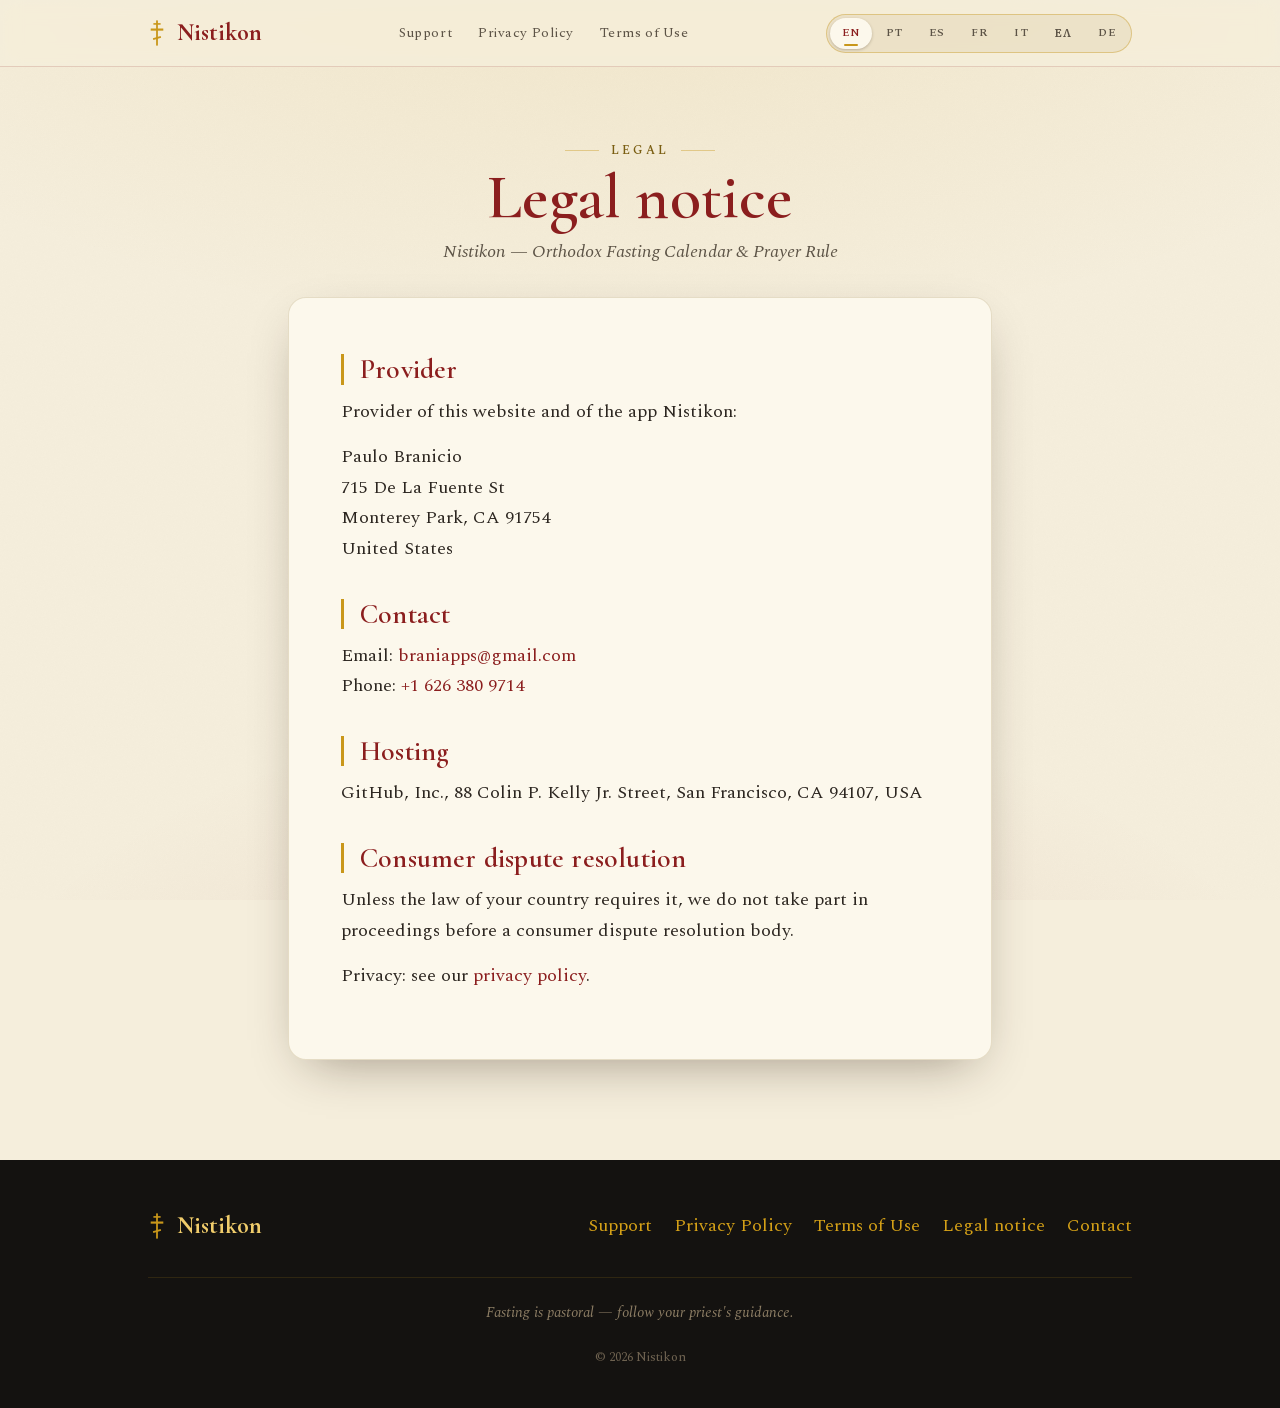
<file: impressum.html>
<!DOCTYPE html>
<html lang="en">
<head>
  <meta charset="UTF-8">
  <meta name="viewport" content="width=device-width, initial-scale=1.0">
  <title>Impressum · Legal notice — Nistikon</title>
  <meta name="description" content="Impressum and legal notice for Nistikon and this support site: provider, contact, hosting. Impressum · Aviso legal · Mentions légales · Note legali · Νομικές πληροφορίες.">
  <link rel="icon" href="app-icon.png">
  <link rel="stylesheet" href="fonts/fonts.css">
  <link rel="stylesheet" href="styles.css">
  <script src="site.js" defer></script>
</head>
<body>
  <header class="nav">
    <div class="wrap">
      <a class="brand" href="index.html">
        <span class="cross"><svg width="18" height="28" viewBox="0 0 20 30" aria-hidden="true"><rect x="9" y="1" width="2" height="28"/><rect x="6" y="4" width="8" height="1.8"/><rect x="3" y="10" width="14" height="2.4"/><rect x="5.5" y="19.5" width="9" height="2" transform="rotate(-16 10 20.5)"/></svg></span>
        Nistikon
      </a>
      <nav class="nav-links">
        <a href="index.html" data-i18n-en="Support" data-i18n-pt="Suporte" data-i18n-es="Soporte" data-i18n-fr="Assistance" data-i18n-it="Assistenza" data-i18n-el="Υποστήριξη" data-i18n-de="Support">Support</a>
        <a href="privacy.html" data-i18n-en="Privacy Policy" data-i18n-pt="Política de Privacidade" data-i18n-es="Política de Privacidad" data-i18n-fr="Politique de confidentialité" data-i18n-it="Informativa sulla privacy" data-i18n-el="Πολιτική απορρήτου" data-i18n-de="Datenschutzerklärung">Privacy Policy</a>
        <a href="terms.html" data-i18n-en="Terms of Use" data-i18n-pt="Termos de Uso" data-i18n-es="Términos de Uso" data-i18n-fr="Conditions d’utilisation" data-i18n-it="Condizioni d’uso" data-i18n-el="Όροι χρήσης" data-i18n-de="Nutzungsbedingungen">Terms of Use</a>
      </nav>
      <div class="nav-right">
        <div class="langtabs" role="tablist" aria-label="Language">
          <button role="tab" data-lang-target="en" aria-label="English">EN</button>
          <button role="tab" data-lang-target="pt" aria-label="Português">PT</button>
          <button role="tab" data-lang-target="es" aria-label="Español">ES</button>
          <button role="tab" data-lang-target="fr" aria-label="Français">FR</button>
          <button role="tab" data-lang-target="it" aria-label="Italiano">IT</button>
          <button role="tab" data-lang-target="el" aria-label="Ελληνικά">ΕΛ</button>
          <button role="tab" data-lang-target="de" aria-label="Deutsch">DE</button>
        </div>
      </div>
    </div>
  </header>

  <main class="wrap narrow">
    <div data-lang="en" lang="en">
      <div class="legal-hero">
        <span class="kicker center">Legal</span>
        <h1>Legal notice</h1>
        <div class="app">Nistikon — Orthodox Fasting Calendar &amp; Prayer Rule</div>
      </div>

      <div class="legal">
        <div class="card">
          <h2>Provider</h2>
          <p>Provider of this website and of the app Nistikon:</p>
          <p>Paulo Branicio<br>715 De La Fuente St<br>Monterey Park, CA 91754<br>United States</p>
          <h2>Contact</h2>
          <p>Email: <a href="mailto:braniapps@gmail.com">braniapps@gmail.com</a><br>Phone: <a href="tel:+16263809714">+1 626 380 9714</a></p>
          <h2>Hosting</h2>
          <p>GitHub, Inc., 88 Colin P. Kelly Jr. Street, San Francisco, CA 94107, USA</p>
          <h2>Consumer dispute resolution</h2>
          <p>Unless the law of your country requires it, we do not take part in proceedings before a consumer dispute resolution body.</p>
          <p>Privacy: see our <a href="privacy.html">privacy policy</a>.</p>
        </div>
      </div>
    </div>

    <div data-lang="pt" lang="pt-BR">
      <div class="legal-hero">
        <span class="kicker center">Legal</span>
        <h1>Aviso legal</h1>
        <div class="app">Nistikon — Calendário de Jejum Ortodoxo e Regra de Oração</div>
      </div>

      <div class="legal">
        <div class="card">
          <h2>Responsável</h2>
          <p>Responsável por este site e pelo app Nistikon:</p>
          <p>Paulo Branicio<br>715 De La Fuente St<br>Monterey Park, CA 91754<br>Estados Unidos</p>
          <h2>Contato</h2>
          <p>E-mail: <a href="mailto:braniapps@gmail.com">braniapps@gmail.com</a><br>Telefone: <a href="tel:+16263809714">+1 626 380 9714</a></p>
          <h2>Hospedagem</h2>
          <p>GitHub, Inc., 88 Colin P. Kelly Jr. Street, San Francisco, CA 94107, USA</p>
          <h2>Resolução de litígios de consumo</h2>
          <p>Salvo quando a lei do seu país o exigir, não participamos de procedimentos de resolução de litígios perante entidades de resolução alternativa de litígios de consumo.</p>
          <p>Privacidade: veja nossa <a href="privacy.html">política de privacidade</a>.</p>
        </div>
      </div>
    </div>

    <div data-lang="es" lang="es">
      <div class="legal-hero">
        <span class="kicker center">Legal</span>
        <h1>Aviso legal</h1>
        <div class="app">Nistikon — Calendario de Ayuno Ortodoxo y Regla de Oración</div>
      </div>

      <div class="legal">
        <div class="card">
          <h2>Titular</h2>
          <p>Titular de este sitio y de la app Nistikon:</p>
          <p>Paulo Branicio<br>715 De La Fuente St<br>Monterey Park, CA 91754<br>Estados Unidos</p>
          <h2>Contacto</h2>
          <p>Correo electrónico: <a href="mailto:braniapps@gmail.com">braniapps@gmail.com</a><br>Teléfono: <a href="tel:+16263809714">+1 626 380 9714</a></p>
          <h2>Alojamiento</h2>
          <p>GitHub, Inc., 88 Colin P. Kelly Jr. Street, San Francisco, CA 94107, USA</p>
          <h2>Resolución de litigios de consumo</h2>
          <p>Salvo que la ley de tu país lo exija, no participamos en procedimientos de resolución de litigios ante entidades de resolución alternativa de litigios de consumo.</p>
          <p>Privacidad: consulta nuestra <a href="privacy.html">política de privacidad</a>.</p>
        </div>
      </div>
    </div>

    <div data-lang="fr" lang="fr">
      <div class="legal-hero">
        <span class="kicker center">Juridique</span>
        <h1>Mentions légales</h1>
        <div class="app">Nistikon — Calendrier des jeûnes orthodoxes et règle de prière</div>
      </div>

      <div class="legal">
        <div class="card">
          <h2>Éditeur</h2>
          <p>Éditeur du site et de l’app Nistikon et directeur de la publication :</p>
          <p>Paulo Branicio<br>715 De La Fuente St<br>Monterey Park, CA 91754<br>États-Unis</p>
          <h2>Contact</h2>
          <p>E-mail : <a href="mailto:braniapps@gmail.com">braniapps@gmail.com</a><br>Téléphone : <a href="tel:+16263809714">+1 626 380 9714</a></p>
          <h2>Hébergeur</h2>
          <p>GitHub, Inc., 88 Colin P. Kelly Jr. Street, San Francisco, CA 94107, USA</p>
          <h2>Règlement des litiges de consommation</h2>
          <p>Sauf si la loi de votre pays l’exige, nous ne participons pas à des procédures de règlement des litiges devant un organisme de médiation de la consommation.</p>
          <p>Données personnelles : voir notre <a href="privacy.html">politique de confidentialité</a>.</p>
        </div>
      </div>
    </div>

    <div data-lang="it" lang="it">
      <div class="legal-hero">
        <span class="kicker center">Note legali</span>
        <h1>Note legali</h1>
        <div class="app">Nistikon — Calendario ortodosso dei digiuni e regola di preghiera</div>
      </div>

      <div class="legal">
        <div class="card">
          <h2>Titolare</h2>
          <p>Titolare di questo sito e dell’app Nistikon:</p>
          <p>Paulo Branicio<br>715 De La Fuente St<br>Monterey Park, CA 91754<br>Stati Uniti</p>
          <h2>Contatti</h2>
          <p>E-mail: <a href="mailto:braniapps@gmail.com">braniapps@gmail.com</a><br>Telefono: <a href="tel:+16263809714">+1 626 380 9714</a></p>
          <h2>Hosting</h2>
          <p>GitHub, Inc., 88 Colin P. Kelly Jr. Street, San Francisco, CA 94107, USA</p>
          <h2>Risoluzione delle controversie dei consumatori</h2>
          <p>Salvo che la legge del tuo Paese lo imponga, non partecipiamo a procedure di risoluzione delle controversie davanti a un organismo di risoluzione alternativa delle controversie dei consumatori.</p>
          <p>Privacy: vedi la nostra <a href="privacy.html">informativa sulla privacy</a>.</p>
        </div>
      </div>
    </div>

    <div data-lang="el" lang="el">
      <div class="legal-hero">
        <span class="kicker center">Νομικά</span>
        <h1>Νομικές πληροφορίες</h1>
        <div class="app">Nistikon — Ορθόδοξο ημερολόγιο νηστειών και κανόνας προσευχής</div>
      </div>

      <div class="legal">
        <div class="card">
          <h2>Πάροχος</h2>
          <p>Πάροχος του ιστότοπου και της εφαρμογής Nistikon:</p>
          <p>Paulo Branicio<br>715 De La Fuente St<br>Monterey Park, CA 91754<br>Ηνωμένες Πολιτείες</p>
          <h2>Επικοινωνία</h2>
          <p>Email: <a href="mailto:braniapps@gmail.com">braniapps@gmail.com</a><br>Τηλέφωνο: <a href="tel:+16263809714">+1 626 380 9714</a></p>
          <h2>Φιλοξενία</h2>
          <p>GitHub, Inc., 88 Colin P. Kelly Jr. Street, San Francisco, CA 94107, USA</p>
          <h2>Επίλυση καταναλωτικών διαφορών</h2>
          <p>Εκτός αν το επιβάλλει το δίκαιο της χώρας σας, δεν συμμετέχουμε σε διαδικασίες εναλλακτικής επίλυσης καταναλωτικών διαφορών.</p>
          <p>Απόρρητο: δείτε την <a href="privacy.html">πολιτική απορρήτου</a> μας.</p>
        </div>
      </div>
    </div>

    <div data-lang="de" lang="de">
      <div class="legal-hero">
        <span class="kicker center">Rechtliches</span>
        <h1>Impressum</h1>
        <div class="app">Nistikon – Orthodoxer Fastenkalender und Gebetsregel</div>
      </div>

      <div class="legal">
        <div class="card">
          <h2>Angaben gemäß § 5 DDG</h2>
          <p>Anbieter dieser Website und der App Nistikon:</p>
          <p>Paulo Branicio<br>715 De La Fuente St<br>Monterey Park, CA 91754<br>USA</p>
          <h2>Kontakt</h2>
          <p>E-Mail: <a href="mailto:braniapps@gmail.com">braniapps@gmail.com</a><br>Telefon: <a href="tel:+16263809714">+1 626 380 9714</a></p>
          <h2>Hosting</h2>
          <p>GitHub, Inc., 88 Colin P. Kelly Jr. Street, San Francisco, CA 94107, USA</p>
          <h2>Verbraucherstreitbeilegung</h2>
          <p>Wir sind nicht bereit und nicht verpflichtet, an Streitbeilegungsverfahren vor einer Verbraucherschlichtungsstelle teilzunehmen.</p>
          <p>Datenschutz: siehe unsere <a href="privacy.html">Datenschutzerklärung</a>.</p>
        </div>
      </div>
    </div>
  </main>

  <footer class="foot">
    <div class="wrap">
      <a class="brand" href="index.html">
        <span class="cross"><svg width="18" height="28" viewBox="0 0 20 30" aria-hidden="true"><rect x="9" y="1" width="2" height="28"/><rect x="6" y="4" width="8" height="1.8"/><rect x="3" y="10" width="14" height="2.4"/><rect x="5.5" y="19.5" width="9" height="2" transform="rotate(-16 10 20.5)"/></svg></span>
        Nistikon
      </a>
      <nav class="foot-links">
        <a href="index.html" data-i18n-en="Support" data-i18n-pt="Suporte" data-i18n-es="Soporte" data-i18n-fr="Assistance" data-i18n-it="Assistenza" data-i18n-el="Υποστήριξη" data-i18n-de="Support">Support</a>
        <a href="privacy.html" data-i18n-en="Privacy Policy" data-i18n-pt="Política de Privacidade" data-i18n-es="Política de Privacidad" data-i18n-fr="Politique de confidentialité" data-i18n-it="Informativa sulla privacy" data-i18n-el="Πολιτική απορρήτου" data-i18n-de="Datenschutzerklärung">Privacy Policy</a>
        <a href="terms.html" data-i18n-en="Terms of Use" data-i18n-pt="Termos de Uso" data-i18n-es="Términos de Uso" data-i18n-fr="Conditions d’utilisation" data-i18n-it="Condizioni d’uso" data-i18n-el="Όροι χρήσης" data-i18n-de="Nutzungsbedingungen">Terms of Use</a>
        <a href="impressum.html" data-i18n-en="Legal notice" data-i18n-pt="Aviso legal" data-i18n-es="Aviso legal" data-i18n-fr="Mentions légales" data-i18n-it="Note legali" data-i18n-el="Νομικές πληροφορίες" data-i18n-de="Impressum">Legal notice</a>
        <a href="mailto:braniapps@gmail.com" data-i18n-en="Contact" data-i18n-pt="Contato" data-i18n-es="Contacto" data-i18n-fr="Contact" data-i18n-it="Contatti" data-i18n-el="Επικοινωνία" data-i18n-de="Kontakt">Contact</a>
      </nav>
      <p class="priest" data-i18n-en="Fasting is pastoral — follow your priest's guidance." data-i18n-pt="O jejum é pastoral — siga a orientação do seu padre." data-i18n-es="El ayuno es pastoral — sigue la guía de tu sacerdote." data-i18n-fr="Le jeûne relève de l’accompagnement pastoral — suivez les conseils de votre prêtre." data-i18n-it="Il digiuno è una questione pastorale — segui le indicazioni del tuo sacerdote." data-i18n-el="Η νηστεία είναι ποιμαντικό ζήτημα — ακολουθήστε την καθοδήγηση του ιερέα σας." data-i18n-de="Das Fasten ist eine Sache der Seelsorge – folge dem Rat deines Priesters.">Fasting is pastoral — follow your priest's guidance.</p>
      <p class="cr">© 2026 Nistikon</p>
    </div>
  </footer>
</body>
</html>
</file>
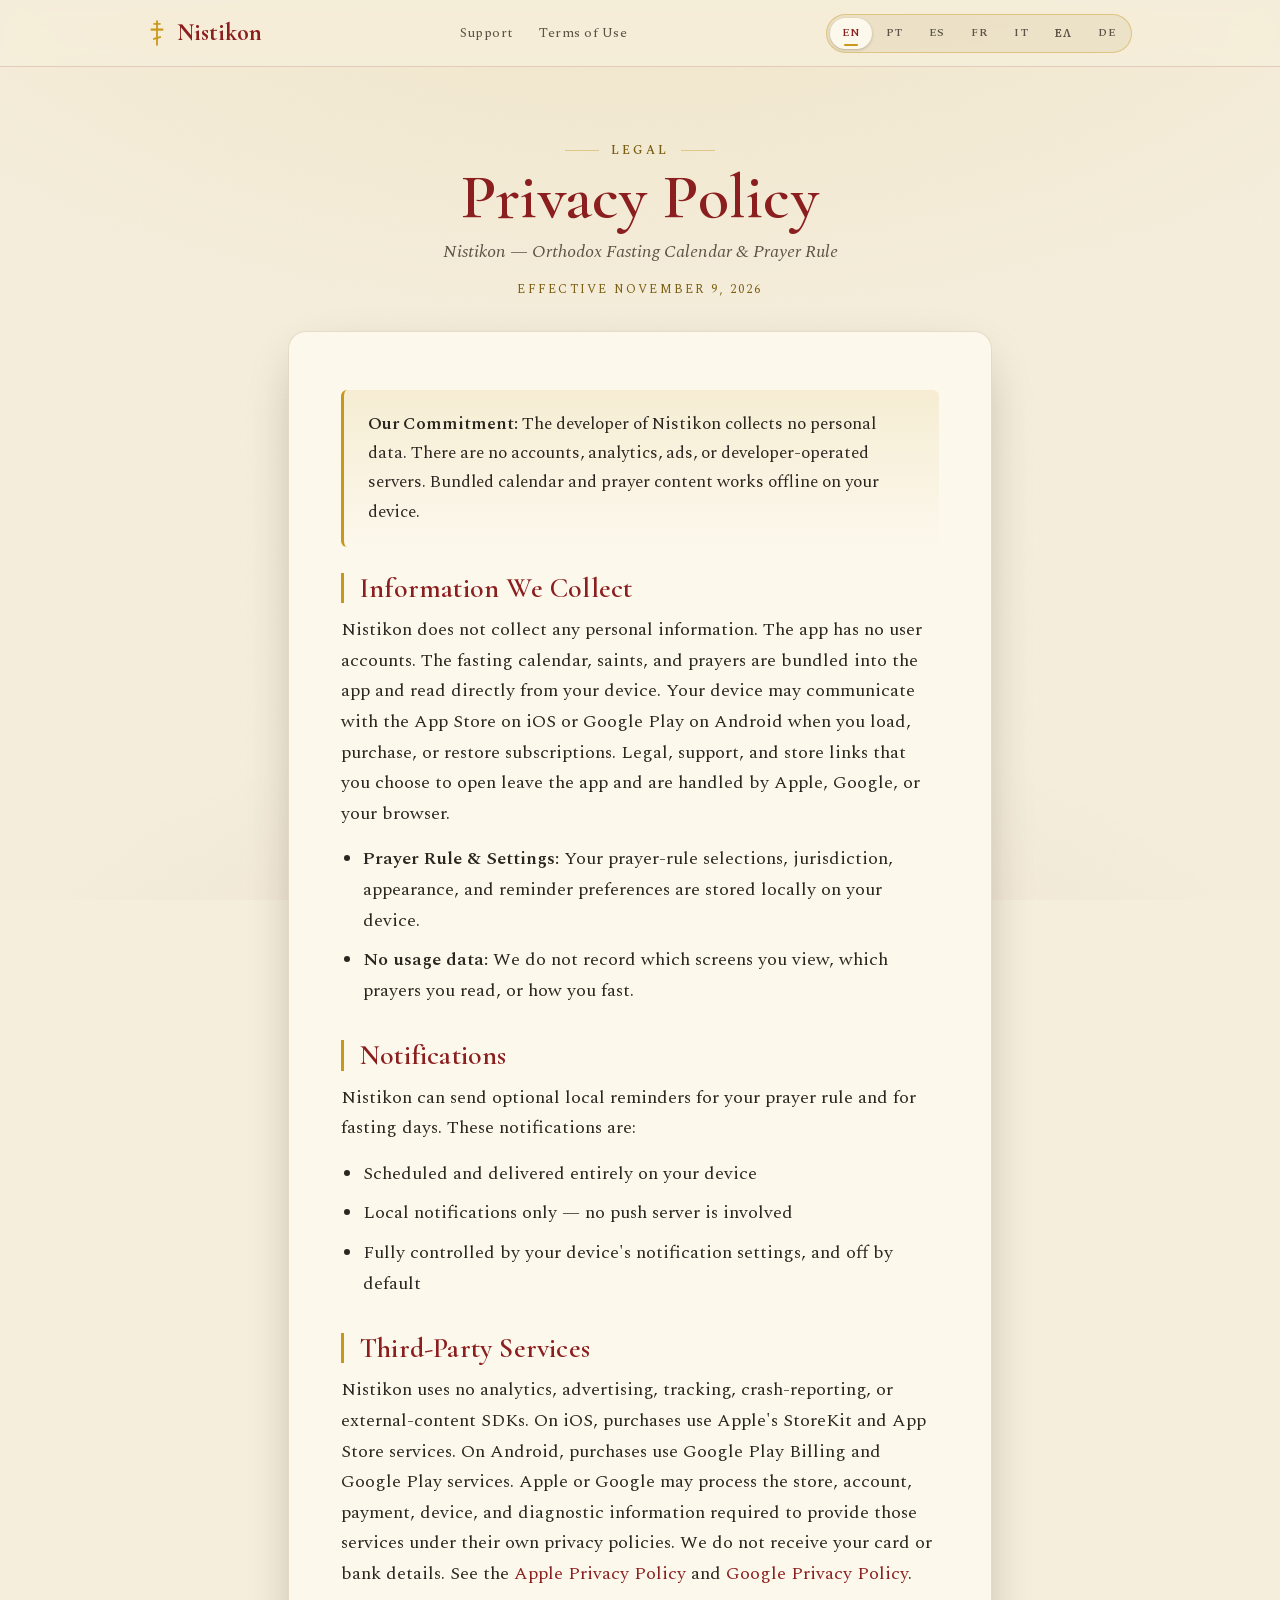
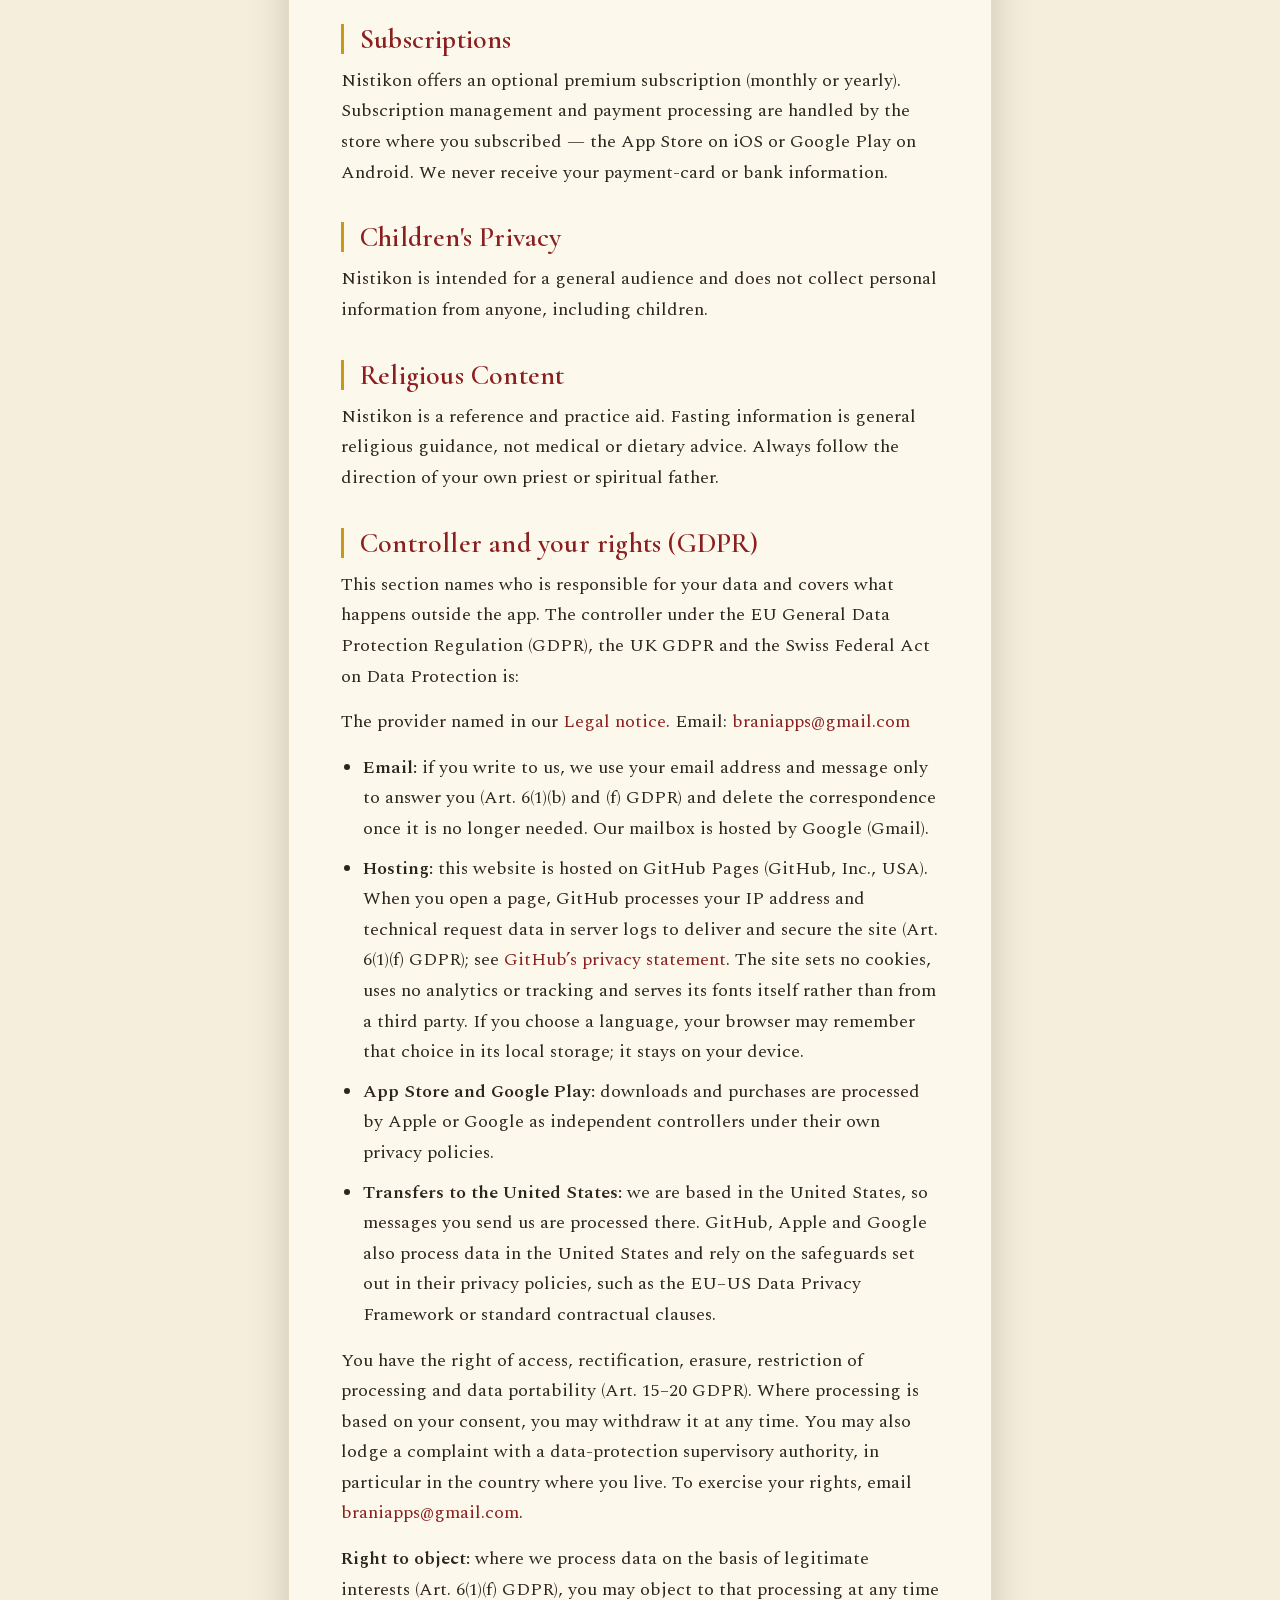
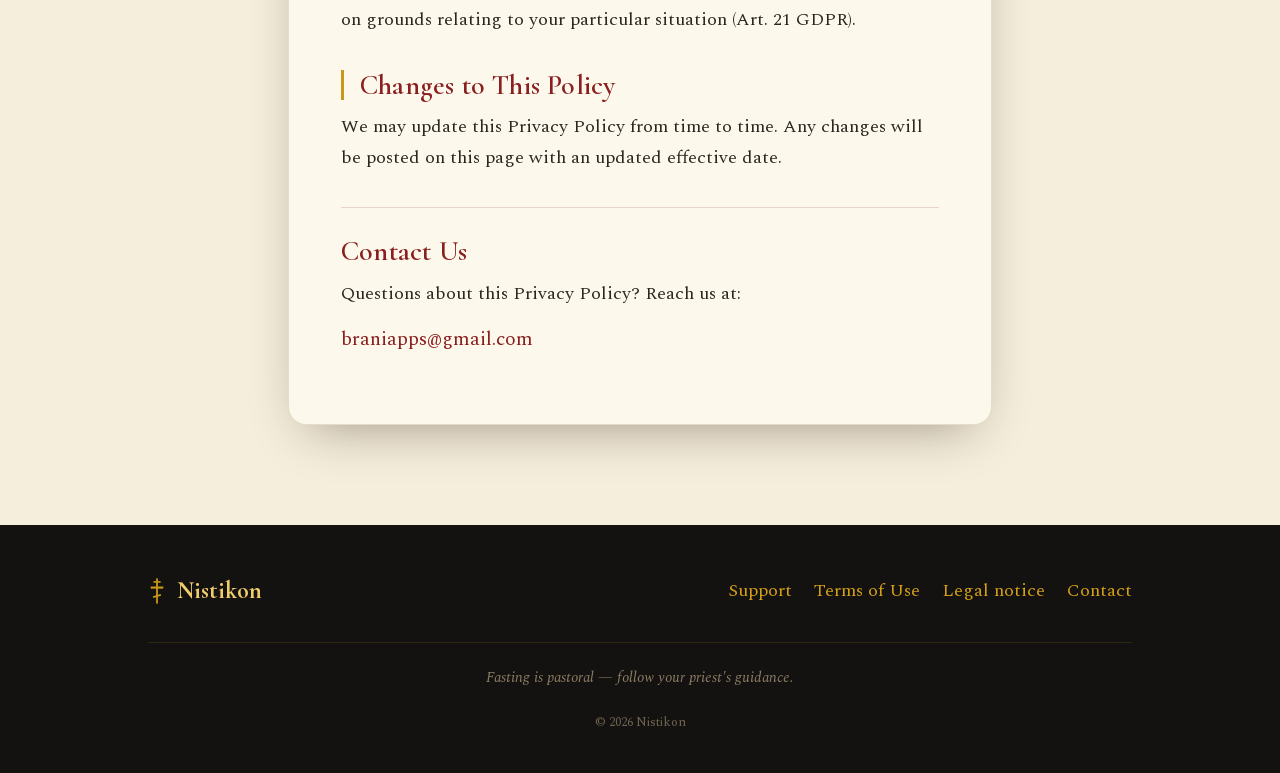
<file: privacy.html>
<!DOCTYPE html>
<html lang="en">
<head>
  <meta charset="UTF-8">
  <meta name="viewport" content="width=device-width, initial-scale=1.0">
  <title>Privacy Policy — Nistikon</title>
  <meta name="description" content="Nistikon collects no personal data — no accounts, analytics, ads, or developer-operated servers. Política de Privacidade. Política de Privacidad. Politique de confidentialité. Informativa sulla privacy. Πολιτική απορρήτου. Datenschutzerklärung.">
  <link rel="icon" href="app-icon.png">
  <link rel="stylesheet" href="fonts/fonts.css">
  <link rel="stylesheet" href="styles.css">
  <script src="site.js" defer></script>
</head>
<body>
  <header class="nav">
    <div class="wrap">
      <a class="brand" href="index.html">
        <span class="cross"><svg width="18" height="28" viewBox="0 0 20 30" aria-hidden="true"><rect x="9" y="1" width="2" height="28"/><rect x="6" y="4" width="8" height="1.8"/><rect x="3" y="10" width="14" height="2.4"/><rect x="5.5" y="19.5" width="9" height="2" transform="rotate(-16 10 20.5)"/></svg></span>
        Nistikon
      </a>
      <nav class="nav-links">
        <a href="index.html" data-i18n-en="Support" data-i18n-pt="Suporte" data-i18n-es="Soporte" data-i18n-fr="Assistance" data-i18n-it="Assistenza" data-i18n-el="Υποστήριξη" data-i18n-de="Support">Support</a>
        <a href="terms.html" data-i18n-en="Terms of Use" data-i18n-pt="Termos de Uso" data-i18n-es="Términos de Uso" data-i18n-fr="Conditions d’utilisation" data-i18n-it="Condizioni d’uso" data-i18n-el="Όροι χρήσης" data-i18n-de="Nutzungsbedingungen">Terms of Use</a>
      </nav>
      <div class="nav-right">
        <div class="langtabs" role="tablist" aria-label="Language">
          <button role="tab" data-lang-target="en" aria-label="English">EN</button>
          <button role="tab" data-lang-target="pt" aria-label="Português">PT</button>
          <button role="tab" data-lang-target="es" aria-label="Español">ES</button>
          <button role="tab" data-lang-target="fr" aria-label="Français">FR</button>
          <button role="tab" data-lang-target="it" aria-label="Italiano">IT</button>
          <button role="tab" data-lang-target="el" aria-label="Ελληνικά">ΕΛ</button>
          <button role="tab" data-lang-target="de" aria-label="Deutsch">DE</button>
        </div>
      </div>
    </div>
  </header>

  <main class="wrap narrow">
    <div data-lang="en" lang="en">
      <div class="legal-hero">
        <span class="kicker center">Legal</span>
        <h1>Privacy Policy</h1>
        <div class="app">Nistikon — Orthodox Fasting Calendar &amp; Prayer Rule</div>
        <div class="date">Effective November 9, 2026</div>
      </div>

      <div class="legal">
        <div class="card">
          <div class="highlight">
            <strong>Our Commitment:</strong> The developer of Nistikon collects no personal data. There are no accounts, analytics, ads, or developer-operated servers. Bundled calendar and prayer content works offline on your device.
          </div>

          <h2>Information We Collect</h2>
          <p>Nistikon does not collect any personal information. The app has no user accounts. The fasting calendar, saints, and prayers are bundled into the app and read directly from your device. Your device may communicate with the App Store on iOS or Google Play on Android when you load, purchase, or restore subscriptions. Legal, support, and store links that you choose to open leave the app and are handled by Apple, Google, or your browser.</p>
          <ul>
            <li><strong>Prayer Rule &amp; Settings:</strong> Your prayer-rule selections, jurisdiction, appearance, and reminder preferences are stored locally on your device.</li>
            <li><strong>No usage data:</strong> We do not record which screens you view, which prayers you read, or how you fast.</li>
          </ul>

          <h2>Notifications</h2>
          <p>Nistikon can send optional local reminders for your prayer rule and for fasting days. These notifications are:</p>
          <ul>
            <li>Scheduled and delivered entirely on your device</li>
            <li>Local notifications only — no push server is involved</li>
            <li>Fully controlled by your device's notification settings, and off by default</li>
          </ul>

          <h2>Third-Party Services</h2>
          <p>Nistikon uses no analytics, advertising, tracking, crash-reporting, or external-content SDKs. On iOS, purchases use Apple's StoreKit and App Store services. On Android, purchases use Google Play Billing and Google Play services. Apple or Google may process the store, account, payment, device, and diagnostic information required to provide those services under their own privacy policies. We do not receive your card or bank details. See the <a href="https://www.apple.com/legal/privacy/">Apple Privacy Policy</a> and <a href="https://policies.google.com/privacy">Google Privacy Policy</a>.</p>

          <h2>Subscriptions</h2>
          <p>Nistikon offers an optional premium subscription (monthly or yearly). Subscription management and payment processing are handled by the store where you subscribed — the App Store on iOS or Google Play on Android. We never receive your payment-card or bank information.</p>

          <h2>Children's Privacy</h2>
          <p>Nistikon is intended for a general audience and does not collect personal information from anyone, including children.</p>

          <h2>Religious Content</h2>
          <p>Nistikon is a reference and practice aid. Fasting information is general religious guidance, not medical or dietary advice. Always follow the direction of your own priest or spiritual father.</p>

          <h2 id="controller">Controller and your rights (GDPR)</h2>
          <p>This section names who is responsible for your data and covers what happens outside the app. The controller under the EU General Data Protection Regulation (GDPR), the UK GDPR and the Swiss Federal Act on Data Protection is:</p>
          <p>The provider named in our <a href="impressum.html">Legal notice</a>. Email: <a href="mailto:braniapps@gmail.com">braniapps@gmail.com</a></p>
          <ul>
          <li><strong>Email:</strong> if you write to us, we use your email address and message only to answer you (Art. 6(1)(b) and (f) GDPR) and delete the correspondence once it is no longer needed. Our mailbox is hosted by Google (Gmail).</li>
          <li><strong>Hosting:</strong> this website is hosted on GitHub Pages (GitHub, Inc., USA). When you open a page, GitHub processes your IP address and technical request data in server logs to deliver and secure the site (Art. 6(1)(f) GDPR); see <a href="https://docs.github.com/en/site-policy/privacy-policies/github-general-privacy-statement">GitHub’s privacy statement</a>. The site sets no cookies, uses no analytics or tracking and serves its fonts itself rather than from a third party. If you choose a language, your browser may remember that choice in its local storage; it stays on your device.</li>
          <li><strong>App Store and Google Play:</strong> downloads and purchases are processed by Apple or Google as independent controllers under their own privacy policies.</li>
          <li><strong>Transfers to the United States:</strong> we are based in the United States, so messages you send us are processed there. GitHub, Apple and Google also process data in the United States and rely on the safeguards set out in their privacy policies, such as the EU–US Data Privacy Framework or standard contractual clauses.</li>
          </ul>
          <p>You have the right of access, rectification, erasure, restriction of processing and data portability (Art. 15–20 GDPR). Where processing is based on your consent, you may withdraw it at any time. You may also lodge a complaint with a data-protection supervisory authority, in particular in the country where you live. To exercise your rights, email <a href="mailto:braniapps@gmail.com">braniapps@gmail.com</a>.</p>
          <p><strong>Right to object:</strong> where we process data on the basis of legitimate interests (Art. 6(1)(f) GDPR), you may object to that processing at any time on grounds relating to your particular situation (Art. 21 GDPR).</p>

          <h2>Changes to This Policy</h2>
          <p>We may update this Privacy Policy from time to time. Any changes will be posted on this page with an updated effective date.</p>

          <div class="contact">
            <h2>Contact Us</h2>
            <p>Questions about this Privacy Policy? Reach us at:</p>
            <p><a href="mailto:braniapps@gmail.com">braniapps@gmail.com</a></p>
          </div>
        </div>
      </div>
    </div>

    <div data-lang="pt" lang="pt-BR">
      <div class="legal-hero">
        <span class="kicker center">Legal</span>
        <h1>Política de Privacidade</h1>
        <div class="app">Nistikon — Calendário de Jejum Ortodoxo e Regra de Oração</div>
        <div class="date">Em vigor desde 9 de novembro de 2026</div>
      </div>

      <div class="legal">
        <div class="card">
          <div class="highlight">
            <strong>Nosso compromisso:</strong> o desenvolvedor do Nistikon não coleta nenhum dado pessoal. Não há contas, análises de uso, anúncios nem servidores operados pelo desenvolvedor. O conteúdo incluído de calendário e orações funciona offline no seu dispositivo.
          </div>

          <h2>Informações que Coletamos</h2>
          <p>O Nistikon não coleta nenhuma informação pessoal. O aplicativo não tem contas de usuário. O calendário de jejum, os santos e as orações vêm incluídos no aplicativo e são lidos diretamente do seu dispositivo. Seu dispositivo pode se comunicar com a App Store no iOS ou com o Google Play no Android quando você carrega, compra ou restaura assinaturas. Os links legais, de suporte e da loja que você escolhe abrir saem do aplicativo e são tratados pela Apple, pelo Google ou pelo seu navegador.</p>
          <ul>
            <li><strong>Regra de Oração e Ajustes:</strong> suas seleções de regra de oração, jurisdição, aparência e preferências de lembretes são armazenadas localmente no seu dispositivo.</li>
            <li><strong>Nenhum dado de uso:</strong> não registramos quais telas você vê, quais orações você lê nem como você jejua.</li>
          </ul>

          <h2>Notificações</h2>
          <p>O Nistikon pode enviar lembretes locais opcionais para a sua regra de oração e para os dias de jejum. Essas notificações são:</p>
          <ul>
            <li>Agendadas e entregues inteiramente no seu dispositivo</li>
            <li>Apenas notificações locais — nenhum servidor de push está envolvido</li>
            <li>Totalmente controladas pelos ajustes de notificação do seu dispositivo, e desativadas por padrão</li>
          </ul>

          <h2>Serviços de Terceiros</h2>
          <p>O Nistikon não usa SDKs de análise, publicidade, rastreamento, relatórios de falhas nem conteúdo externo. No iOS, as compras usam o StoreKit e os serviços da App Store da Apple. No Android, as compras usam o Google Play Billing e os serviços do Google Play. A Apple ou o Google podem processar as informações de loja, conta, pagamento, dispositivo e diagnóstico necessárias para fornecer esses serviços, de acordo com suas próprias políticas de privacidade. Não recebemos os dados do seu cartão nem da sua conta bancária. Consulte a <a href="https://www.apple.com/br/legal/privacy/">Política de Privacidade da Apple</a> e a <a href="https://policies.google.com/privacy?hl=pt-BR">Política de Privacidade do Google</a>.</p>

          <h2>Assinaturas</h2>
          <p>O Nistikon oferece uma assinatura premium opcional (mensal ou anual). O gerenciamento da assinatura e o processamento do pagamento são feitos pela loja em que você assinou — a App Store no iOS ou o Google Play no Android. Nunca recebemos os dados do seu cartão nem da sua conta bancária.</p>

          <h2>Privacidade Infantil</h2>
          <p>O Nistikon é destinado ao público geral e não coleta informações pessoais de ninguém, incluindo crianças.</p>

          <h2>Conteúdo Religioso</h2>
          <p>O Nistikon é um auxílio de referência e prática. As informações de jejum são orientação religiosa geral, não aconselhamento médico ou dietético. Siga sempre a orientação do seu próprio padre ou pai espiritual.</p>

          <h2 id="controlador">Responsável pelo tratamento e seus direitos (RGPD)</h2>
          <p>Esta seção informa quem é responsável pelos seus dados e descreve o que acontece fora do app. O responsável pelo tratamento, nos termos do Regulamento Geral sobre a Proteção de Dados da União Europeia (RGPD), do UK GDPR e da lei suíça de proteção de dados, é:</p>
          <p>O fornecedor identificado no nosso <a href="impressum.html">Aviso legal</a>. E-mail: <a href="mailto:braniapps@gmail.com">braniapps@gmail.com</a></p>
          <ul>
          <li><strong>E-mail:</strong> se você nos escrever, usamos seu endereço de e-mail e sua mensagem apenas para responder (art. 6(1)(b) e (f) do RGPD) e apagamos a correspondência quando ela não for mais necessária. Nossa caixa de e-mail é hospedada pelo Google (Gmail).</li>
          <li><strong>Hospedagem:</strong> este site é hospedado no GitHub Pages (GitHub, Inc., EUA). Quando você abre uma página, o GitHub processa seu endereço IP e dados técnicos da requisição em registros do servidor para entregar e proteger o site (art. 6(1)(f) do RGPD); veja a <a href="https://docs.github.com/en/site-policy/privacy-policies/github-general-privacy-statement">declaração de privacidade do GitHub</a>. O site não usa cookies nem ferramentas de análise ou rastreamento e serve as próprias fontes, sem recorrer a terceiros. Se você escolher um idioma, o navegador pode guardar essa escolha no armazenamento local (local storage); ela fica no seu dispositivo.</li>
          <li><strong>App Store e Google Play:</strong> downloads e compras são processados pela Apple ou pelo Google como responsáveis independentes pelo tratamento, segundo as próprias políticas de privacidade.</li>
          <li><strong>Transferências para os Estados Unidos:</strong> estamos sediados nos Estados Unidos, por isso as mensagens que você nos envia são processadas lá. O GitHub, a Apple e o Google também processam dados nos Estados Unidos e se baseiam nas garantias descritas em suas políticas de privacidade, como o EU–US Data Privacy Framework ou cláusulas contratuais-padrão.</li>
          </ul>
          <p>Você tem direito de acesso, retificação, apagamento, limitação do tratamento e portabilidade dos dados (arts. 15 a 20 do RGPD). Quando o tratamento se basear no seu consentimento, você pode retirá-lo a qualquer momento. Você também pode apresentar uma reclamação a uma autoridade de controle de proteção de dados, em especial no país onde mora. Para exercer seus direitos, escreva para <a href="mailto:braniapps@gmail.com">braniapps@gmail.com</a>.</p>
          <p><strong>Direito de oposição:</strong> quando tratamos dados com base em interesses legítimos (art. 6(1)(f) do RGPD), você pode se opor a esse tratamento a qualquer momento, por motivos relacionados à sua situação particular (art. 21 do RGPD).</p>

          <h2>Alterações desta Política</h2>
          <p>Podemos atualizar esta Política de Privacidade periodicamente. Quaisquer alterações serão publicadas nesta página, com a data de vigência atualizada.</p>

          <div class="contact">
            <h2>Fale Conosco</h2>
            <p>Dúvidas sobre esta Política de Privacidade? Escreva para:</p>
            <p><a href="mailto:braniapps@gmail.com">braniapps@gmail.com</a></p>
          </div>
        </div>
      </div>
    </div>

    <div data-lang="es" lang="es">
      <div class="legal-hero">
        <span class="kicker center">Legal</span>
        <h1>Política de Privacidad</h1>
        <div class="app">Nistikon — Calendario de Ayuno Ortodoxo y Regla de Oración</div>
        <div class="date">En vigor desde el 9 de noviembre de 2026</div>
      </div>

      <div class="legal">
        <div class="card">
          <div class="highlight">
            <strong>Nuestro compromiso:</strong> el desarrollador de Nistikon no recopila ningún dato personal. No hay cuentas, análisis de uso, anuncios ni servidores operados por el desarrollador. El contenido incluido de calendario y oraciones funciona sin conexión en tu dispositivo.
          </div>

          <h2>Información que Recopilamos</h2>
          <p>Nistikon no recopila ninguna información personal. La aplicación no tiene cuentas de usuario. El calendario de ayuno, los santos y las oraciones vienen incluidos en la aplicación y se leen directamente desde tu dispositivo. Tu dispositivo puede comunicarse con App Store en iOS o Google Play en Android cuando cargas, compras o restauras suscripciones. Los enlaces legales, de soporte y de la tienda que decides abrir salen de la aplicación y son gestionados por Apple, Google o tu navegador.</p>
          <ul>
            <li><strong>Regla de Oración y Configuración:</strong> tus selecciones de regla de oración, jurisdicción, apariencia y preferencias de recordatorios se almacenan localmente en tu dispositivo.</li>
            <li><strong>Ningún dato de uso:</strong> no registramos qué pantallas ves, qué oraciones lees ni cómo ayunas.</li>
          </ul>

          <h2>Notificaciones</h2>
          <p>Nistikon puede enviar recordatorios locales opcionales para tu regla de oración y para los días de ayuno. Estas notificaciones son:</p>
          <ul>
            <li>Programadas y entregadas enteramente en tu dispositivo</li>
            <li>Solo notificaciones locales — no interviene ningún servidor de push</li>
            <li>Totalmente controladas por la configuración de notificaciones de tu dispositivo, y desactivadas por defecto</li>
          </ul>

          <h2>Servicios de Terceros</h2>
          <p>Nistikon no usa SDK de análisis, publicidad, rastreo, informes de fallos ni contenido externo. En iOS, las compras usan StoreKit y los servicios de App Store de Apple. En Android, las compras usan Google Play Billing y los servicios de Google Play. Apple o Google pueden procesar la información de la tienda, cuenta, pago, dispositivo y diagnóstico necesaria para prestar esos servicios, de acuerdo con sus propias políticas de privacidad. No recibimos los datos de tu tarjeta ni de tu cuenta bancaria. Consulta la <a href="https://www.apple.com/legal/privacy/es/">Política de Privacidad de Apple</a> y la <a href="https://policies.google.com/privacy?hl=es">Política de Privacidad de Google</a>.</p>

          <h2>Suscripciones</h2>
          <p>Nistikon ofrece una suscripción premium opcional (mensual o anual). La gestión de la suscripción y el procesamiento del pago los realiza la tienda donde te suscribiste — App Store en iOS o Google Play en Android. Nunca recibimos los datos de tu tarjeta ni de tu cuenta bancaria.</p>

          <h2>Privacidad de los Niños</h2>
          <p>Nistikon está dirigida al público general y no recopila información personal de nadie, incluidos los niños.</p>

          <h2>Contenido Religioso</h2>
          <p>Nistikon es una ayuda de referencia y práctica. La información de ayuno es orientación religiosa general, no un consejo médico ni dietético. Sigue siempre la guía de tu propio sacerdote o padre espiritual.</p>

          <h2 id="responsable">Responsable del tratamiento y tus derechos (RGPD)</h2>
          <p>Esta sección indica quién es responsable de tus datos y describe lo que ocurre fuera de la app. El responsable del tratamiento conforme al Reglamento General de Protección de Datos de la UE (RGPD), el UK GDPR y la ley suiza de protección de datos es:</p>
          <p>El proveedor identificado en nuestro <a href="impressum.html">Aviso legal</a>. Correo electrónico: <a href="mailto:braniapps@gmail.com">braniapps@gmail.com</a></p>
          <ul>
          <li><strong>Correo electrónico:</strong> si nos escribes, usamos tu dirección de correo y tu mensaje solo para responderte (art. 6.1.b) y f) del RGPD) y borramos la correspondencia cuando ya no sea necesaria. Nuestro buzón de correo está alojado en Google (Gmail).</li>
          <li><strong>Alojamiento:</strong> este sitio está alojado en GitHub Pages (GitHub, Inc., EE. UU.). Cuando abres una página, GitHub trata tu dirección IP y datos técnicos de la solicitud en registros del servidor para entregar y proteger el sitio (art. 6.1.f) del RGPD); consulta la <a href="https://docs.github.com/en/site-policy/privacy-policies/github-general-privacy-statement">declaración de privacidad de GitHub</a>. El sitio no usa cookies ni herramientas de análisis o seguimiento, y sirve sus propias fuentes en lugar de cargarlas desde terceros. Si eliges un idioma, el navegador puede recordar esa elección en su almacenamiento local (local storage), que permanece en tu dispositivo.</li>
          <li><strong>App Store y Google Play:</strong> Apple o Google tratan los datos de descargas y compras como responsables independientes del tratamiento, conforme a sus propias políticas de privacidad.</li>
          <li><strong>Transferencias a Estados Unidos:</strong> estamos establecidos en Estados Unidos, por lo que los mensajes que nos envías se tratan allí. GitHub, Apple y Google también tratan datos en Estados Unidos y se basan en las garantías descritas en sus políticas de privacidad, como el Marco de Privacidad de Datos UE-EE. UU. o las cláusulas contractuales tipo.</li>
          </ul>
          <p>Tienes derecho de acceso, rectificación, supresión, limitación del tratamiento y portabilidad de los datos (arts. 15 a 20 del RGPD). Cuando el tratamiento se base en tu consentimiento, puedes retirarlo en cualquier momento. También puedes presentar una reclamación ante una autoridad de control de protección de datos, en particular en el país donde resides. Para ejercer tus derechos, escribe a <a href="mailto:braniapps@gmail.com">braniapps@gmail.com</a>.</p>
          <p><strong>Derecho de oposición:</strong> cuando tratamos datos sobre la base de nuestro interés legítimo (art. 6.1.f) del RGPD), puedes oponerte a ese tratamiento en cualquier momento por motivos relacionados con tu situación particular (art. 21 del RGPD).</p>

          <h2>Cambios en esta Política</h2>
          <p>Podemos actualizar esta Política de Privacidad ocasionalmente. Cualquier cambio se publicará en esta página, con la fecha de vigencia actualizada.</p>

          <div class="contact">
            <h2>Contáctanos</h2>
            <p>¿Preguntas sobre esta Política de Privacidad? Escríbenos a:</p>
            <p><a href="mailto:braniapps@gmail.com">braniapps@gmail.com</a></p>
          </div>
        </div>
      </div>
    </div>

    <div data-lang="fr" lang="fr">
      <div class="legal-hero">
        <span class="kicker center">Juridique</span>
        <h1>Politique de confidentialité</h1>
        <div class="app">Nistikon — Calendrier des jeûnes orthodoxes et règle de prière</div>
        <div class="date">En vigueur à compter du 9 novembre 2026</div>
      </div>

      <div class="legal">
        <div class="card">
          <div class="highlight">
            <strong>Notre engagement :</strong> le développeur de Nistikon ne collecte aucune donnée personnelle. Il n’y a ni compte, ni outil d’analyse, ni publicité, ni serveur exploité par le développeur. Le contenu intégré du calendrier et des prières fonctionne hors ligne sur votre appareil.
          </div>

          <h2>Informations que nous collectons</h2>
          <p>Nistikon ne collecte aucune information personnelle. L’application ne comporte aucun compte utilisateur. Le calendrier des jeûnes, les saints et les prières sont intégrés à l’application et lus directement depuis votre appareil. Votre appareil peut communiquer avec l’App Store sur iOS ou avec Google Play sur Android lorsque vous chargez, achetez ou restaurez des abonnements. Les liens juridiques, d’assistance et de boutique que vous choisissez d’ouvrir quittent l’application et sont pris en charge par Apple, Google ou votre navigateur.</p>
          <ul>
            <li><strong>Règle de prière et réglages :</strong> vos choix de règle de prière, votre juridiction, votre apparence et vos préférences de rappels sont stockés localement sur votre appareil.</li>
            <li><strong>Aucune donnée d’utilisation :</strong> nous n’enregistrons ni les écrans que vous consultez, ni les prières que vous lisez, ni la façon dont vous jeûnez.</li>
          </ul>

          <h2>Notifications</h2>
          <p>Nistikon peut envoyer des rappels locaux facultatifs pour votre règle de prière et pour les jours de jeûne. Ces notifications sont :</p>
          <ul>
            <li>Programmées et délivrées entièrement sur votre appareil</li>
            <li>Uniquement locales — aucun serveur de notifications push n’intervient</li>
            <li>Entièrement contrôlées par les réglages de notifications de votre appareil, et désactivées par défaut</li>
          </ul>

          <h2>Services tiers</h2>
          <p>Nistikon n’utilise aucun SDK d’analyse, de publicité, de suivi, de rapport de plantage ou de contenu externe. Sur iOS, les achats passent par StoreKit et les services de l’App Store d’Apple. Sur Android, les achats passent par Google Play Billing et les services Google Play. Apple ou Google peuvent traiter les informations de boutique, de compte, de paiement, d’appareil et de diagnostic nécessaires à la fourniture de ces services, conformément à leurs propres politiques de confidentialité. Nous ne recevons pas les données de votre carte ni de votre compte bancaire. Consultez l’<a href="https://www.apple.com/fr/legal/privacy/">Engagement de confidentialité d’Apple</a> et les <a href="https://policies.google.com/privacy?hl=fr">Règles de confidentialité de Google</a>.</p>

          <h2>Abonnements</h2>
          <p>Nistikon propose un abonnement premium facultatif (mensuel ou annuel). La gestion de l’abonnement et le traitement du paiement sont assurés par la boutique auprès de laquelle vous vous êtes abonné — l’App Store sur iOS ou Google Play sur Android. Nous ne recevons jamais les données de votre carte de paiement ni de votre compte bancaire.</p>

          <h2>Confidentialité des enfants</h2>
          <p>Nistikon s’adresse à un public général et ne collecte d’informations personnelles auprès de personne, y compris des enfants.</p>

          <h2>Contenu religieux</h2>
          <p>Nistikon est une aide de référence et de pratique. Les informations sur le jeûne constituent une orientation religieuse générale, et non un avis médical ou diététique. Suivez toujours les indications de votre propre prêtre ou de votre père spirituel.</p>

          <h2 id="responsable-du-traitement">Responsable du traitement et vos droits (RGPD)</h2>
          <p>Cette section indique qui est responsable de vos données et décrit ce qui se passe en dehors de l’app. Le responsable du traitement au sens du Règlement général sur la protection des données (RGPD), du UK GDPR et de la loi suisse sur la protection des données est :</p>
          <p>L’éditeur désigné dans nos <a href="impressum.html">Mentions légales</a>. E-mail : <a href="mailto:braniapps@gmail.com">braniapps@gmail.com</a></p>
          <ul>
          <li><strong>E-mail :</strong> si vous nous écrivez, nous utilisons votre adresse e-mail et votre message uniquement pour vous répondre (art. 6, par. 1, points b) et f), du RGPD) et supprimons la correspondance lorsqu’elle n’est plus nécessaire. Notre messagerie est hébergée par Google (Gmail).</li>
          <li><strong>Hébergement :</strong> ce site est hébergé sur GitHub Pages (GitHub, Inc., États-Unis). Lorsque vous ouvrez une page, GitHub traite votre adresse IP et des données techniques de la requête dans des journaux serveur afin de fournir et de sécuriser le site (art. 6, par. 1, point f), du RGPD) ; voir la <a href="https://docs.github.com/en/site-policy/privacy-policies/github-general-privacy-statement">déclaration de confidentialité de GitHub</a>. Le site ne dépose aucun cookie, n’utilise aucun outil d’analyse ni de suivi et sert lui-même ses polices, sans passer par un tiers. Si vous choisissez une langue, votre navigateur peut mémoriser ce choix dans son stockage local (local storage) ; il reste sur votre appareil.</li>
          <li><strong>App Store et Google Play :</strong> les téléchargements et les achats sont traités par Apple ou Google en tant que responsables du traitement indépendants, selon leurs propres politiques de confidentialité.</li>
          <li><strong>Transferts vers les États-Unis :</strong> nous sommes établis aux États-Unis ; les messages que vous nous envoyez y sont donc traités. GitHub, Apple et Google traitent également des données aux États-Unis et s’appuient sur les garanties décrites dans leurs politiques de confidentialité, comme le cadre de protection des données UE–États-Unis (Data Privacy Framework) ou les clauses contractuelles types.</li>
          </ul>
          <p>Vous disposez d’un droit d’accès, de rectification, d’effacement, de limitation du traitement et de portabilité des données (art. 15 à 20 du RGPD). Lorsque le traitement repose sur votre consentement, vous pouvez le retirer à tout moment. Vous pouvez également introduire une réclamation auprès d’une autorité de contrôle de la protection des données, notamment dans le pays où vous résidez. Pour exercer vos droits, écrivez à <a href="mailto:braniapps@gmail.com">braniapps@gmail.com</a>.</p>
          <p><strong>Droit d’opposition :</strong> lorsque nous traitons des données sur la base de notre intérêt légitime (art. 6, par. 1, point f), du RGPD), vous pouvez vous opposer à ce traitement à tout moment, pour des raisons tenant à votre situation particulière (art. 21 du RGPD).</p>

          <h2>Modifications de cette politique</h2>
          <p>Nous pouvons mettre à jour cette Politique de confidentialité de temps à autre. Toute modification sera publiée sur cette page avec une date d’entrée en vigueur mise à jour.</p>

          <div class="contact">
            <h2>Nous contacter</h2>
            <p>Des questions sur cette Politique de confidentialité ? Écrivez-nous à :</p>
            <p><a href="mailto:braniapps@gmail.com">braniapps@gmail.com</a></p>
          </div>
        </div>
      </div>
    </div>

    <div data-lang="it" lang="it">
      <div class="legal-hero">
        <span class="kicker center">Note legali</span>
        <h1>Informativa sulla privacy</h1>
        <div class="app">Nistikon — Calendario ortodosso dei digiuni e regola di preghiera</div>
        <div class="date">In vigore dal 9 novembre 2026</div>
      </div>

      <div class="legal">
        <div class="card">
          <div class="highlight">
            <strong>Il nostro impegno:</strong> lo sviluppatore di Nistikon non raccoglie alcun dato personale. Non ci sono account, strumenti di analisi, pubblicità né server gestiti dallo sviluppatore. I contenuti del calendario e delle preghiere inclusi nell’app funzionano offline sul tuo dispositivo.
          </div>

          <h2>Informazioni che raccogliamo</h2>
          <p>Nistikon non raccoglie alcuna informazione personale. L’app non prevede account utente. Il calendario dei digiuni, i santi e le preghiere sono inclusi nell’app e vengono letti direttamente dal tuo dispositivo. Il tuo dispositivo può comunicare con l’App Store su iOS o con Google Play su Android quando carichi, acquisti o ripristini abbonamenti. I link legali, di assistenza e dello store che scegli di aprire ti portano fuori dall’app e sono gestiti da Apple, da Google o dal tuo browser.</p>
          <ul>
            <li><strong>Regola di preghiera e Impostazioni:</strong> le tue scelte per la regola di preghiera, la giurisdizione, l’aspetto e le preferenze dei promemoria sono memorizzati localmente sul tuo dispositivo.</li>
            <li><strong>Nessun dato di utilizzo:</strong> non registriamo quali schermate visualizzi, quali preghiere leggi né come digiuni.</li>
          </ul>

          <h2>Notifiche</h2>
          <p>Nistikon può inviare promemoria locali facoltativi per la tua regola di preghiera e per i giorni di digiuno. Queste notifiche sono:</p>
          <ul>
            <li>Programmate e recapitate interamente sul tuo dispositivo</li>
            <li>Solo notifiche locali — non è coinvolto alcun server push</li>
            <li>Interamente controllate dalle impostazioni di notifica del tuo dispositivo, e disattivate per impostazione predefinita</li>
          </ul>

          <h2>Servizi di terze parti</h2>
          <p>Nistikon non utilizza SDK di analisi, pubblicità, tracciamento, segnalazione degli arresti anomali o contenuti esterni. Su iOS, gli acquisti si avvalgono di StoreKit e dei servizi dell’App Store di Apple. Su Android, gli acquisti si avvalgono di Google Play Billing e dei servizi di Google Play. Apple o Google possono trattare le informazioni relative a store, account, pagamento, dispositivo e diagnostica necessarie per fornire tali servizi, in base alle rispettive informative sulla privacy. Non riceviamo i dati della tua carta né del tuo conto bancario. Consulta la <a href="https://www.apple.com/it/legal/privacy/">Politica sulla privacy di Apple</a> e le <a href="https://policies.google.com/privacy?hl=it">Norme sulla privacy di Google</a>.</p>

          <h2>Abbonamenti</h2>
          <p>Nistikon offre un abbonamento premium facoltativo (mensile o annuale). La gestione dell’abbonamento e l’elaborazione dei pagamenti sono affidate allo store in cui hai sottoscritto l’abbonamento — l’App Store su iOS o Google Play su Android. Non riceviamo mai i dati della tua carta di pagamento né del tuo conto bancario.</p>

          <h2>Privacy dei minori</h2>
          <p>Nistikon si rivolge a un pubblico generale e non raccoglie informazioni personali da nessuno, minori compresi.</p>

          <h2>Contenuti religiosi</h2>
          <p>Nistikon è uno strumento di consultazione e di pratica. Le informazioni sul digiuno costituiscono un orientamento religioso generale, non consigli medici o dietetici. Segui sempre le indicazioni del tuo sacerdote o del tuo padre spirituale.</p>

          <h2 id="titolare">Titolare del trattamento e i tuoi diritti (GDPR)</h2>
          <p>Questa sezione indica chi è responsabile dei tuoi dati e descrive cosa avviene al di fuori dell’app. Il titolare del trattamento ai sensi del Regolamento generale sulla protezione dei dati (GDPR), del GDPR britannico (UK GDPR) e della legge svizzera sulla protezione dei dati è:</p>
          <p>Il soggetto indicato come titolare nelle nostre <a href="impressum.html">Note legali</a>. E-mail: <a href="mailto:braniapps@gmail.com">braniapps@gmail.com</a></p>
          <ul>
          <li><strong>E-mail:</strong> se ci scrivi, usiamo il tuo indirizzo e-mail e il tuo messaggio solo per risponderti (art. 6, par. 1, lett. b) e f), GDPR) e cancelliamo la corrispondenza quando non è più necessaria. La nostra casella di posta è ospitata da Google (Gmail).</li>
          <li><strong>Hosting:</strong> questo sito è ospitato su GitHub Pages (GitHub, Inc., USA). Quando apri una pagina, GitHub tratta il tuo indirizzo IP e i dati tecnici della richiesta nei log del server per fornire e proteggere il sito (art. 6, par. 1, lett. f), GDPR); vedi l’<a href="https://docs.github.com/en/site-policy/privacy-policies/github-general-privacy-statement">informativa sulla privacy di GitHub</a>. Il sito non usa cookie né strumenti di analisi o tracciamento e fornisce da sé i propri font, senza ricorrere a terzi. Se scegli una lingua, il browser può memorizzare la scelta nel suo archivio locale (local storage), che resta sul tuo dispositivo.</li>
          <li><strong>App Store e Google Play:</strong> download e acquisti sono trattati da Apple o Google in qualità di titolari autonomi del trattamento, secondo le rispettive informative sulla privacy.</li>
          <li><strong>Trasferimenti verso gli Stati Uniti:</strong> abbiamo sede negli Stati Uniti, quindi i messaggi che ci invii vengono trattati lì. Anche GitHub, Apple e Google trattano dati negli Stati Uniti e si basano sulle garanzie indicate nelle rispettive informative, come l’EU-US Data Privacy Framework o le clausole contrattuali tipo.</li>
          </ul>
          <p>Hai diritto di accesso, rettifica, cancellazione, limitazione del trattamento e portabilità dei dati (artt. 15–20 GDPR). Se il trattamento si basa sul tuo consenso, puoi revocarlo in qualsiasi momento. Puoi anche proporre reclamo a un’autorità di controllo per la protezione dei dati, in particolare nel Paese in cui vivi. Per esercitare i tuoi diritti, scrivi a <a href="mailto:braniapps@gmail.com">braniapps@gmail.com</a>.</p>
          <p><strong>Diritto di opposizione:</strong> quando trattiamo dati sulla base del nostro legittimo interesse (art. 6, par. 1, lett. f), GDPR), puoi opporti a tale trattamento in qualsiasi momento per motivi connessi alla tua situazione particolare (art. 21 GDPR).</p>

          <h2>Modifiche alla presente informativa</h2>
          <p>Potremmo aggiornare periodicamente la presente Informativa sulla privacy. Eventuali modifiche saranno pubblicate in questa pagina con una data di entrata in vigore aggiornata.</p>

          <div class="contact">
            <h2>Contattaci</h2>
            <p>Domande sulla presente Informativa sulla privacy? Scrivici a:</p>
            <p><a href="mailto:braniapps@gmail.com">braniapps@gmail.com</a></p>
          </div>
        </div>
      </div>
    </div>

    <div data-lang="el" lang="el">
      <div class="legal-hero">
        <span class="kicker center">Νομικά</span>
        <h1>Πολιτική απορρήτου</h1>
        <div class="app">Nistikon — Ορθόδοξο ημερολόγιο νηστειών και κανόνας προσευχής</div>
        <div class="date">Ισχύει από τις 9 Νοεμβρίου 2026</div>
      </div>

      <div class="legal">
        <div class="card">
          <div class="highlight">
            <strong>Η δέσμευσή μας:</strong> ο προγραμματιστής του Nistikon δεν συλλέγει κανένα προσωπικό δεδομένο. Δεν υπάρχουν λογαριασμοί, εργαλεία ανάλυσης, διαφημίσεις ούτε διακομιστές που διαχειρίζεται ο προγραμματιστής. Το ενσωματωμένο περιεχόμενο του ημερολογίου και των προσευχών λειτουργεί στη συσκευή σας χωρίς σύνδεση στο διαδίκτυο.
          </div>

          <h2>Πληροφορίες που συλλέγουμε</h2>
          <p>Το Nistikon δεν συλλέγει καμία προσωπική πληροφορία. Η εφαρμογή δεν διαθέτει λογαριασμούς χρηστών. Το ημερολόγιο νηστειών, οι άγιοι και οι προσευχές είναι ενσωματωμένα στην εφαρμογή και διαβάζονται απευθείας από τη συσκευή σας. Η συσκευή σας μπορεί να επικοινωνεί με το App Store στο iOS ή με το Google Play στο Android όταν φορτώνετε, αγοράζετε ή επαναφέρετε συνδρομές. Οι σύνδεσμοι νομικών σελίδων, υποστήριξης και καταστήματος που επιλέγετε να ανοίξετε σας μεταφέρουν εκτός της εφαρμογής και τους χειρίζεται η Apple, η Google ή το πρόγραμμα περιήγησής σας.</p>
          <ul>
            <li><strong>Κανόνας προσευχής και Ρυθμίσεις:</strong> οι επιλογές σας για τον κανόνα προσευχής, η δικαιοδοσία και η εμφάνιση που έχετε ορίσει, καθώς και οι προτιμήσεις σας για τις υπενθυμίσεις, αποθηκεύονται τοπικά στη συσκευή σας.</li>
            <li><strong>Κανένα δεδομένο χρήσης:</strong> δεν καταγράφουμε ποιες οθόνες βλέπετε, ποιες προσευχές διαβάζετε ή πώς νηστεύετε.</li>
          </ul>

          <h2>Ειδοποιήσεις</h2>
          <p>Το Nistikon μπορεί να στέλνει προαιρετικές τοπικές υπενθυμίσεις για τον κανόνα προσευχής σας και για τις ημέρες νηστείας. Οι ειδοποιήσεις αυτές:</p>
          <ul>
            <li>Προγραμματίζονται και παραδίδονται εξ ολοκλήρου στη συσκευή σας</li>
            <li>Είναι αποκλειστικά τοπικές ειδοποιήσεις — δεν εμπλέκεται κανένας διακομιστής push</li>
            <li>Ελέγχονται πλήρως από τις ρυθμίσεις ειδοποιήσεων της συσκευής σας και είναι απενεργοποιημένες από προεπιλογή</li>
          </ul>

          <h2>Υπηρεσίες τρίτων</h2>
          <p>Το Nistikon δεν χρησιμοποιεί κανένα SDK ανάλυσης, διαφήμισης, παρακολούθησης, αναφοράς καταρρεύσεων ή εξωτερικού περιεχομένου. Στο iOS, οι αγορές πραγματοποιούνται μέσω του StoreKit και των υπηρεσιών App Store της Apple. Στο Android, οι αγορές πραγματοποιούνται μέσω του Google Play Billing και των υπηρεσιών Google Play. Η Apple ή η Google ενδέχεται να επεξεργάζονται τις πληροφορίες καταστήματος, λογαριασμού, πληρωμής και συσκευής, καθώς και τις διαγνωστικές πληροφορίες, που απαιτούνται για την παροχή αυτών των υπηρεσιών, σύμφωνα με τις δικές τους πολιτικές απορρήτου. Δεν λαμβάνουμε τα στοιχεία της κάρτας σας ή του τραπεζικού σας λογαριασμού. Δείτε την <a href="https://www.apple.com/legal/privacy/gr/">Πολιτική απορρήτου της Apple</a> και την <a href="https://policies.google.com/privacy?hl=el">Πολιτική απορρήτου της Google</a>.</p>

          <h2>Συνδρομές</h2>
          <p>Το Nistikon προσφέρει μια προαιρετική συνδρομή premium (μηνιαία ή ετήσια). Τη διαχείριση της συνδρομής και την επεξεργασία των πληρωμών αναλαμβάνει το κατάστημα μέσω του οποίου κάνατε τη συνδρομή — το App Store στο iOS ή το Google Play στο Android. Δεν λαμβάνουμε ποτέ τα στοιχεία της κάρτας πληρωμής σας ή του τραπεζικού σας λογαριασμού.</p>

          <h2>Απόρρητο των παιδιών</h2>
          <p>Το Nistikon απευθύνεται στο ευρύ κοινό και δεν συλλέγει προσωπικές πληροφορίες από κανέναν, συμπεριλαμβανομένων των παιδιών.</p>

          <h2>Θρησκευτικό περιεχόμενο</h2>
          <p>Το Nistikon είναι βοήθημα αναφοράς και πρακτικής. Οι πληροφορίες για τη νηστεία αποτελούν γενική θρησκευτική καθοδήγηση και όχι ιατρική ή διατροφική συμβουλή. Να ακολουθείτε πάντα τις οδηγίες του δικού σας ιερέα ή πνευματικού πατέρα.</p>

          <h2 id="ypefthynos">Υπεύθυνος επεξεργασίας και τα δικαιώματά σας (ΓΚΠΔ)</h2>
          <p>Η ενότητα αυτή αναφέρει ποιος είναι υπεύθυνος για τα δεδομένα σας και περιγράφει τι συμβαίνει εκτός της εφαρμογής. Υπεύθυνος επεξεργασίας κατά τον Γενικό Κανονισμό για την Προστασία Δεδομένων (ΓΚΠΔ), τον UK GDPR και τον ελβετικό νόμο για την προστασία δεδομένων είναι:</p>
          <p>Ο πάροχος που αναφέρεται στις <a href="impressum.html">Νομικές πληροφορίες</a> μας. Email: <a href="mailto:braniapps@gmail.com">braniapps@gmail.com</a></p>
          <ul>
          <li><strong>Email:</strong> αν μας γράψετε, χρησιμοποιούμε τη διεύθυνση email και το μήνυμά σας μόνο για να σας απαντήσουμε (άρθρο 6 παρ. 1 στοιχ. β΄ και στ΄ ΓΚΠΔ) και διαγράφουμε την αλληλογραφία όταν δεν χρειάζεται πλέον. Το ηλεκτρονικό μας ταχυδρομείο φιλοξενείται από την Google (Gmail).</li>
          <li><strong>Φιλοξενία:</strong> ο ιστότοπος αυτός φιλοξενείται στο GitHub Pages (GitHub, Inc., ΗΠΑ). Όταν ανοίγετε μια σελίδα, το GitHub επεξεργάζεται τη διεύθυνση IP σας και τεχνικά δεδομένα του αιτήματος σε αρχεία καταγραφής του διακομιστή, για να παραδώσει και να προστατεύσει τον ιστότοπο (άρθρο 6 παρ. 1 στοιχ. στ΄ ΓΚΠΔ)· βλ. τη <a href="https://docs.github.com/en/site-policy/privacy-policies/github-general-privacy-statement">δήλωση απορρήτου του GitHub</a>. Ο ιστότοπος δεν χρησιμοποιεί cookies ούτε εργαλεία ανάλυσης ή παρακολούθησης και παρέχει ο ίδιος τις γραμματοσειρές του, χωρίς τρίτους. Αν επιλέξετε γλώσσα, το πρόγραμμα περιήγησής σας μπορεί να αποθηκεύσει την επιλογή στον τοπικό χώρο αποθήκευσής του (local storage)· η επιλογή αυτή μένει στη συσκευή σας.</li>
          <li><strong>App Store και Google Play:</strong> τις λήψεις και τις αγορές επεξεργάζονται η Apple ή η Google ως ανεξάρτητοι υπεύθυνοι επεξεργασίας, σύμφωνα με τις δικές τους πολιτικές απορρήτου.</li>
          <li><strong>Διαβιβάσεις στις ΗΠΑ:</strong> έχουμε την έδρα μας στις Ηνωμένες Πολιτείες, επομένως τα μηνύματα που μας στέλνετε υποβάλλονται σε επεξεργασία εκεί. Το GitHub, η Apple και η Google επεξεργάζονται επίσης δεδομένα στις ΗΠΑ και βασίζονται στις εγγυήσεις που περιγράφουν οι πολιτικές απορρήτου τους, όπως το Πλαίσιο Προστασίας Δεδομένων ΕΕ-ΗΠΑ ή οι τυποποιημένες συμβατικές ρήτρες.</li>
          </ul>
          <p>Έχετε δικαίωμα πρόσβασης, διόρθωσης, διαγραφής, περιορισμού της επεξεργασίας και φορητότητας των δεδομένων (άρθρα 15–20 ΓΚΠΔ). Όταν η επεξεργασία βασίζεται στη συγκατάθεσή σας, μπορείτε να την ανακαλέσετε οποιαδήποτε στιγμή. Μπορείτε επίσης να υποβάλετε καταγγελία σε εποπτική αρχή προστασίας δεδομένων, ιδίως στη χώρα όπου κατοικείτε. Για να ασκήσετε τα δικαιώματά σας, γράψτε στο <a href="mailto:braniapps@gmail.com">braniapps@gmail.com</a>.</p>
          <p><strong>Δικαίωμα εναντίωσης:</strong> όταν επεξεργαζόμαστε δεδομένα με βάση έννομο συμφέρον (άρθρο 6 παρ. 1 στοιχ. στ΄ ΓΚΠΔ), μπορείτε να αντιταχθείτε σε αυτή την επεξεργασία οποιαδήποτε στιγμή, για λόγους που σχετίζονται με την ιδιαίτερη κατάστασή σας (άρθρο 21 ΓΚΠΔ).</p>

          <h2>Αλλαγές στην παρούσα Πολιτική</h2>
          <p>Ενδέχεται να ενημερώνουμε κατά καιρούς την παρούσα Πολιτική απορρήτου. Τυχόν αλλαγές θα δημοσιεύονται σε αυτή τη σελίδα με ενημερωμένη ημερομηνία έναρξης ισχύος.</p>

          <div class="contact">
            <h2>Επικοινωνήστε μαζί μας</h2>
            <p>Έχετε ερωτήσεις σχετικά με την παρούσα Πολιτική απορρήτου; Γράψτε μας στο:</p>
            <p><a href="mailto:braniapps@gmail.com">braniapps@gmail.com</a></p>
          </div>
        </div>
      </div>
    </div>

    <div data-lang="de" lang="de">
      <div class="legal-hero">
        <span class="kicker center">Rechtliches</span>
        <h1>Datenschutz&shy;erklärung</h1>
        <div class="app">Nistikon – Orthodoxer Fastenkalender und Gebetsregel</div>
        <div class="date">Gültig ab dem 9. November 2026</div>
      </div>

      <div class="legal">
        <div class="card">
          <div class="highlight">
            <strong>Unser Versprechen:</strong> Der Entwickler von Nistikon erhebt keinerlei personenbezogene Daten. Es gibt keine Konten, keine Analysedienste, keine Werbung und keine vom Entwickler betriebenen Server. Die in der App enthaltenen Kalender- und Gebetsinhalte funktionieren offline auf deinem Gerät.
          </div>

          <h2>Welche Informationen wir erheben</h2>
          <p>Nistikon erhebt keinerlei personenbezogene Informationen. Die App hat keine Benutzerkonten. Fastenkalender, Heilige und Gebete sind in der App enthalten und werden direkt von deinem Gerät gelesen. Dein Gerät kann unter iOS mit dem App Store und unter Android mit Google Play kommunizieren, wenn du Abonnements lädst, kaufst oder wiederherstellst. Rechtliche, Support- und Store-Links, die du öffnest, führen aus der App hinaus und werden von Apple, Google oder deinem Browser verarbeitet.</p>
          <ul>
            <li><strong>Gebetsregel und Einstellungen:</strong> Deine Auswahl für die Gebetsregel, deine Jurisdiktion, deine Darstellung und deine Einstellungen für Erinnerungen werden lokal auf deinem Gerät gespeichert.</li>
            <li><strong>Keine Nutzungsdaten:</strong> Wir erfassen nicht, welche Bildschirme du ansiehst, welche Gebete du liest oder wie du fastest.</li>
          </ul>

          <h2>Mitteilungen und Benachrich&shy;tigungen</h2>
          <p>Nistikon kann dir optionale lokale Erinnerungen an deine Gebetsregel und an Fasttage senden. Diese Mitteilungen (unter Android: Benachrichtigungen) sind:</p>
          <ul>
            <li>Vollständig auf deinem Gerät geplant und zugestellt</li>
            <li>Ausschließlich lokal – es ist kein Push-Server beteiligt</li>
            <li>Vollständig über die Mitteilungseinstellungen (iOS) bzw. Benachrichtigungseinstellungen (Android) deines Geräts steuerbar und standardmäßig ausgeschaltet</li>
          </ul>

          <h2>Dienste Dritter</h2>
          <p>Nistikon verwendet keine SDKs für Analyse, Werbung, Tracking, Absturzberichte oder externe Inhalte. Unter iOS laufen Käufe über StoreKit und die App-Store-Dienste von Apple. Unter Android laufen Käufe über Google Play Billing und die Google-Play-Dienste. Apple oder Google können die Store-, Konto-, Zahlungs-, Geräte- und Diagnoseinformationen, die zur Erbringung dieser Dienste erforderlich sind, nach ihren eigenen Datenschutzrichtlinien verarbeiten. Wir erhalten deine Karten- oder Bankdaten nicht. Siehe die <a href="https://www.apple.com/legal/privacy/de-ww/">Datenschutzrichtlinie von Apple</a> und die <a href="https://policies.google.com/privacy?hl=de">Datenschutzerklärung von Google</a>.</p>

          <h2>Abonnements</h2>
          <p>Nistikon bietet ein optionales Premium-Abonnement an (monatlich oder jährlich). Die Verwaltung des Abonnements und die Zahlungsabwicklung übernimmt der Store, in dem du es abgeschlossen hast – der App Store unter iOS oder Google Play unter Android. Wir erhalten niemals die Daten deiner Zahlungskarte oder deines Bankkontos.</p>

          <h2>Datenschutz bei Kindern</h2>
          <p>Nistikon richtet sich an ein allgemeines Publikum und erhebt von niemandem personenbezogene Informationen, auch nicht von Kindern.</p>

          <h2>Religiöse Inhalte</h2>
          <p>Nistikon ist ein Hilfsmittel zum Nachschlagen und für die Praxis. Die Angaben zum Fasten sind allgemeine religiöse Orientierung, keine medizinische oder Ernährungsberatung. Folge immer dem Rat deines eigenen Priesters oder geistlichen Vaters.</p>

          <h2 id="verantwortlicher">Verantwortlicher und deine Rechte (DSGVO)</h2>
          <p>Dieser Abschnitt nennt, wer für deine Daten verantwortlich ist, und beschreibt, was außerhalb der App geschieht. Verantwortlicher im Sinne der Datenschutz-Grundverordnung (DSGVO), der UK GDPR und des Schweizer Datenschutzgesetzes ist:</p>
          <p>Der in unserem <a href="impressum.html">Impressum</a> genannte Anbieter. E-Mail: <a href="mailto:braniapps@gmail.com">braniapps@gmail.com</a></p>
          <ul>
          <li><strong>E-Mail:</strong> Wenn du uns schreibst, verwenden wir deine E-Mail-Adresse und deine Nachricht nur, um dir zu antworten (Art. 6 Abs. 1 lit. b und f DSGVO), und löschen die Korrespondenz, sobald sie nicht mehr benötigt wird. Unser Postfach wird von Google (Gmail) bereitgestellt.</li>
          <li><strong>Hosting:</strong> Diese Website wird bei GitHub Pages (GitHub, Inc., USA) gehostet. Beim Aufruf einer Seite verarbeitet GitHub deine IP-Adresse und technische Zugriffsdaten in Server-Logs, um die Seite auszuliefern und abzusichern (Art. 6 Abs. 1 lit. f DSGVO); siehe die <a href="https://docs.github.com/en/site-policy/privacy-policies/github-general-privacy-statement">Datenschutzerklärung von GitHub</a>. Die Website setzt keine Cookies, verwendet keine Analyse- oder Tracking-Dienste und liefert ihre Schriftarten selbst aus, nicht über einen Drittanbieter. Wenn du eine Sprache auswählst, kann dein Browser diese Wahl im lokalen Speicher (Local Storage) ablegen; sie bleibt auf deinem Gerät.</li>
          <li><strong>App Store und Google Play:</strong> Downloads und Käufe verarbeiten Apple bzw. Google als eigenständige Verantwortliche nach ihren eigenen Datenschutzbestimmungen.</li>
          <li><strong>Übermittlung in die USA:</strong> Wir haben unseren Sitz in den USA; Nachrichten, die du uns schickst, werden daher dort verarbeitet. Auch GitHub, Apple und Google verarbeiten Daten in den USA und stützen sich auf die in ihren Datenschutzbestimmungen beschriebenen Garantien, etwa das EU-US Data Privacy Framework oder Standardvertragsklauseln.</li>
          </ul>
          <p>Du hast das Recht auf Auskunft, Berichtigung, Löschung, Einschränkung der Verarbeitung und Datenübertragbarkeit (Art. 15–20 DSGVO). Beruht eine Verarbeitung auf deiner Einwilligung, kannst du sie jederzeit widerrufen. Außerdem kannst du dich bei einer Datenschutz-Aufsichtsbehörde beschweren, insbesondere in dem Land, in dem du lebst. Um deine Rechte auszuüben, schreib an <a href="mailto:braniapps@gmail.com">braniapps@gmail.com</a>.</p>
          <p><strong>Widerspruchsrecht:</strong> Soweit wir Daten auf Grundlage berechtigter Interessen verarbeiten (Art. 6 Abs. 1 lit. f DSGVO), kannst du dieser Verarbeitung jederzeit aus Gründen, die sich aus deiner besonderen Situation ergeben, widersprechen (Art. 21 DSGVO).</p>

          <h2>Änderungen dieser Erklärung</h2>
          <p>Wir können diese Datenschutzerklärung von Zeit zu Zeit aktualisieren. Änderungen werden auf dieser Seite mit einem aktualisierten Gültigkeitsdatum veröffentlicht.</p>

          <div class="contact">
            <h2>Kontakt</h2>
            <p>Fragen zu dieser Datenschutzerklärung? Du erreichst uns unter:</p>
            <p><a href="mailto:braniapps@gmail.com">braniapps@gmail.com</a></p>
          </div>
        </div>
      </div>
    </div>
  </main>

  <footer class="foot">
    <div class="wrap">
      <a class="brand" href="index.html">
        <span class="cross"><svg width="18" height="28" viewBox="0 0 20 30" aria-hidden="true"><rect x="9" y="1" width="2" height="28"/><rect x="6" y="4" width="8" height="1.8"/><rect x="3" y="10" width="14" height="2.4"/><rect x="5.5" y="19.5" width="9" height="2" transform="rotate(-16 10 20.5)"/></svg></span>
        Nistikon
      </a>
      <nav class="foot-links">
        <a href="index.html" data-i18n-en="Support" data-i18n-pt="Suporte" data-i18n-es="Soporte" data-i18n-fr="Assistance" data-i18n-it="Assistenza" data-i18n-el="Υποστήριξη" data-i18n-de="Support">Support</a>
        <a href="terms.html" data-i18n-en="Terms of Use" data-i18n-pt="Termos de Uso" data-i18n-es="Términos de Uso" data-i18n-fr="Conditions d’utilisation" data-i18n-it="Condizioni d’uso" data-i18n-el="Όροι χρήσης" data-i18n-de="Nutzungsbedingungen">Terms of Use</a>
        <a href="impressum.html" data-i18n-en="Legal notice" data-i18n-pt="Aviso legal" data-i18n-es="Aviso legal" data-i18n-fr="Mentions légales" data-i18n-it="Note legali" data-i18n-el="Νομικές πληροφορίες" data-i18n-de="Impressum">Legal notice</a>
        <a href="mailto:braniapps@gmail.com" data-i18n-en="Contact" data-i18n-pt="Contato" data-i18n-es="Contacto" data-i18n-fr="Contact" data-i18n-it="Contatti" data-i18n-el="Επικοινωνία" data-i18n-de="Kontakt">Contact</a>
      </nav>
      <p class="priest" data-i18n-en="Fasting is pastoral — follow your priest's guidance." data-i18n-pt="O jejum é pastoral — siga a orientação do seu padre." data-i18n-es="El ayuno es pastoral — sigue la guía de tu sacerdote." data-i18n-fr="Le jeûne relève de l’accompagnement pastoral — suivez les conseils de votre prêtre." data-i18n-it="Il digiuno è una questione pastorale — segui le indicazioni del tuo sacerdote." data-i18n-el="Η νηστεία είναι ποιμαντικό ζήτημα — ακολουθήστε την καθοδήγηση του ιερέα σας." data-i18n-de="Das Fasten ist eine Sache der Seelsorge – folge dem Rat deines Priesters.">Fasting is pastoral — follow your priest's guidance.</p>
      <p class="cr">© 2026 Nistikon</p>
    </div>
  </footer>
</body>
</html>
</file>
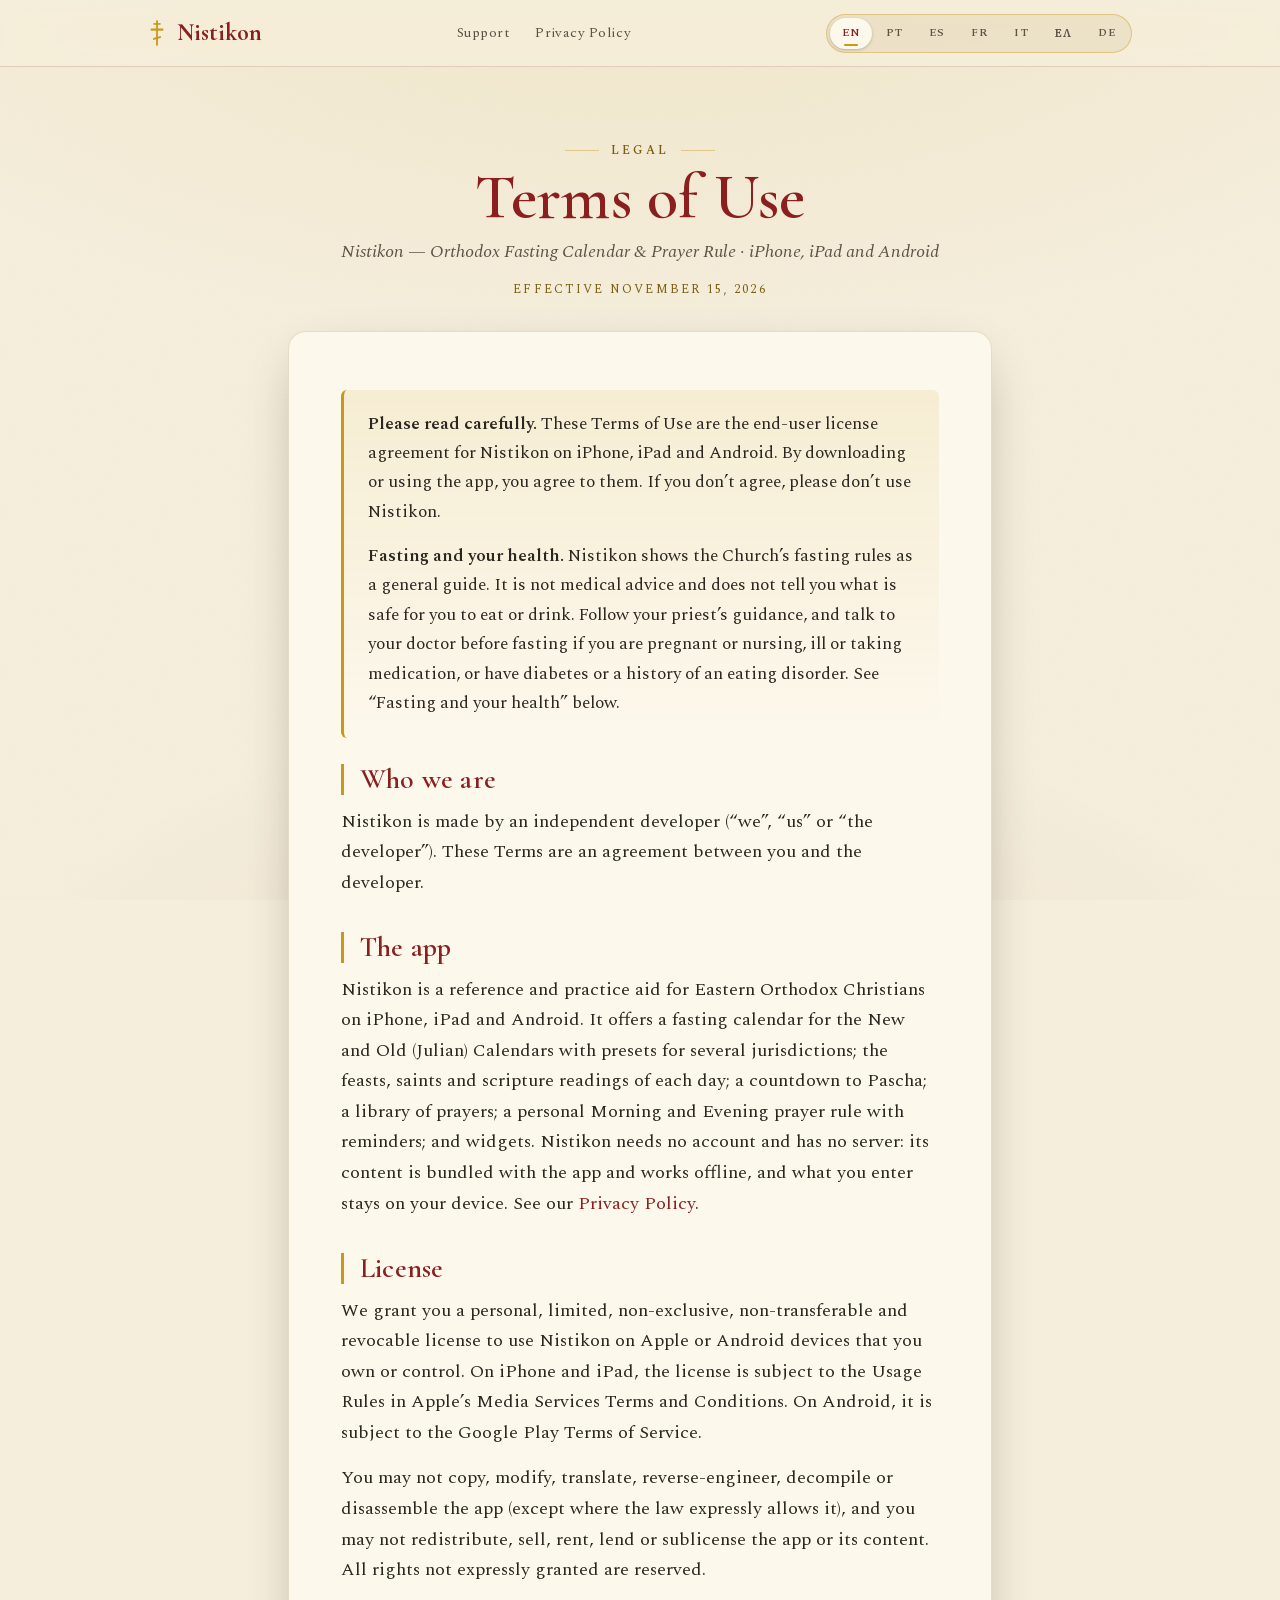
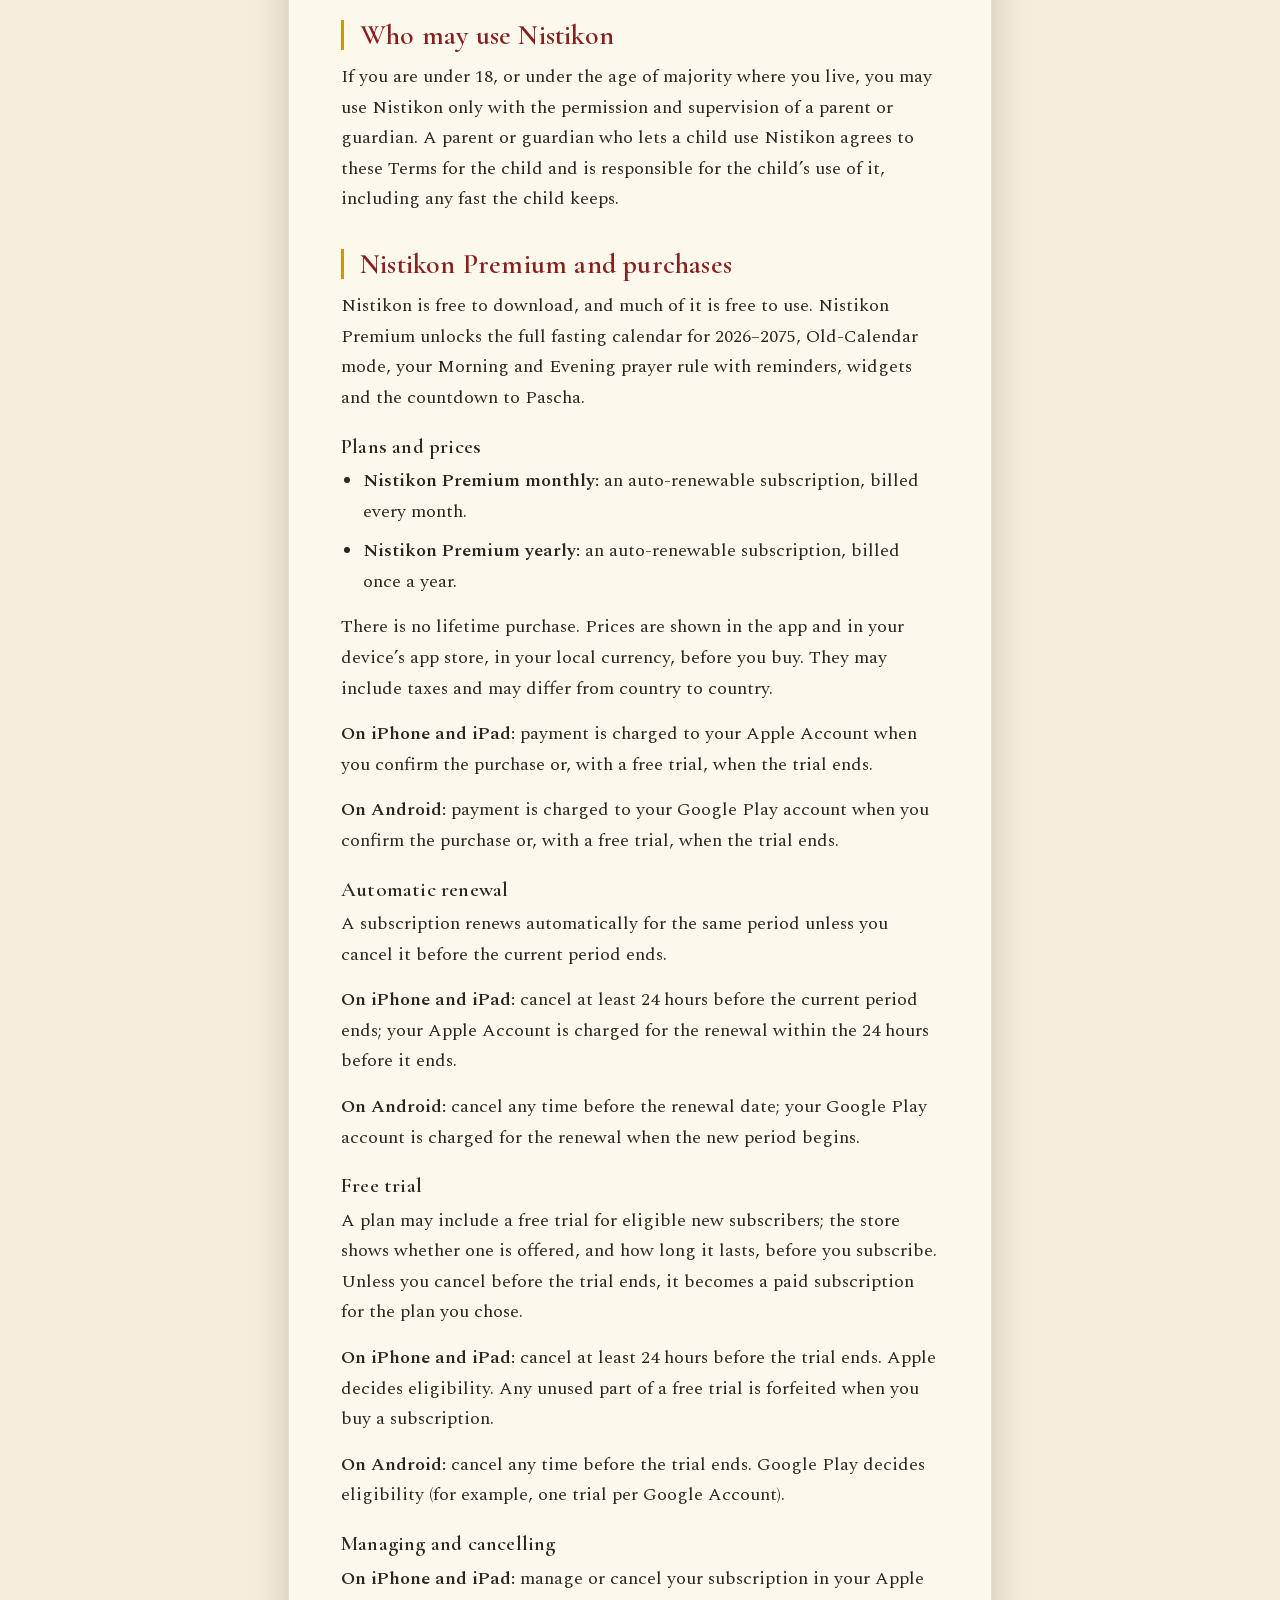
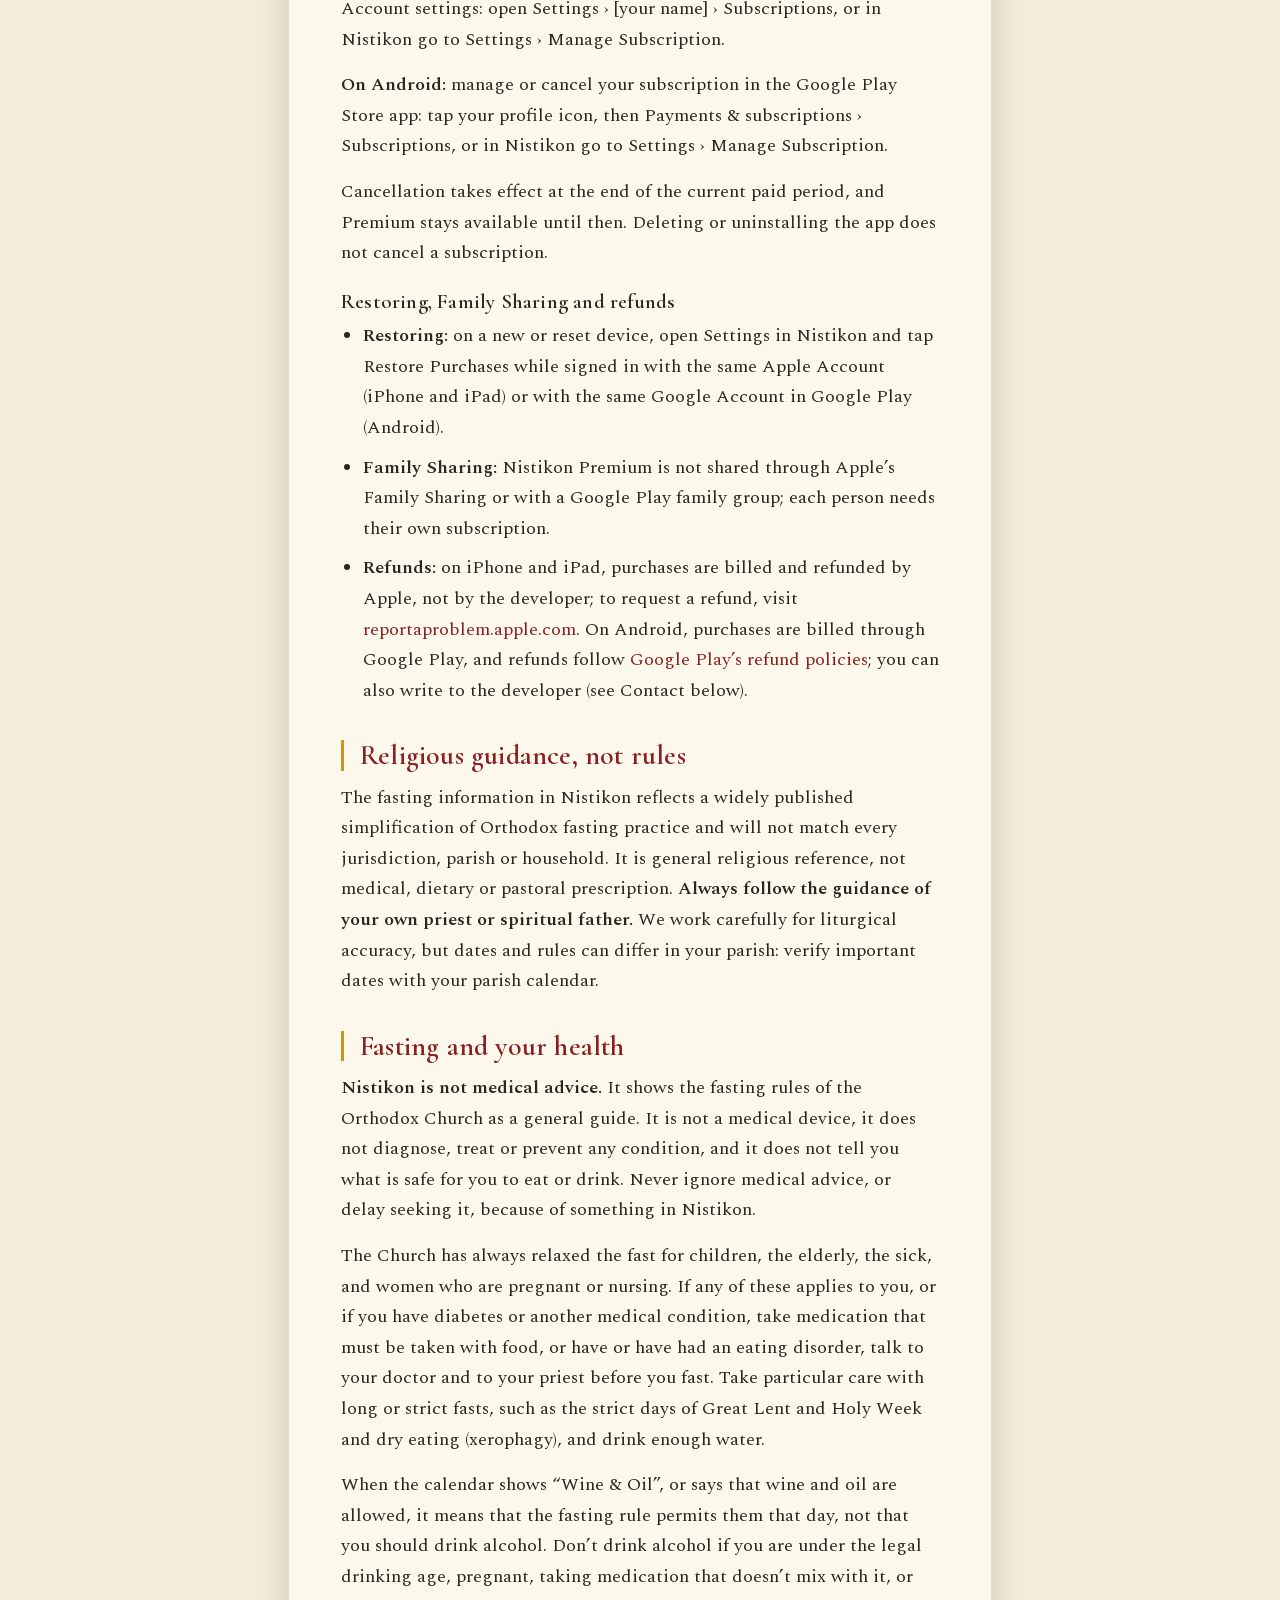
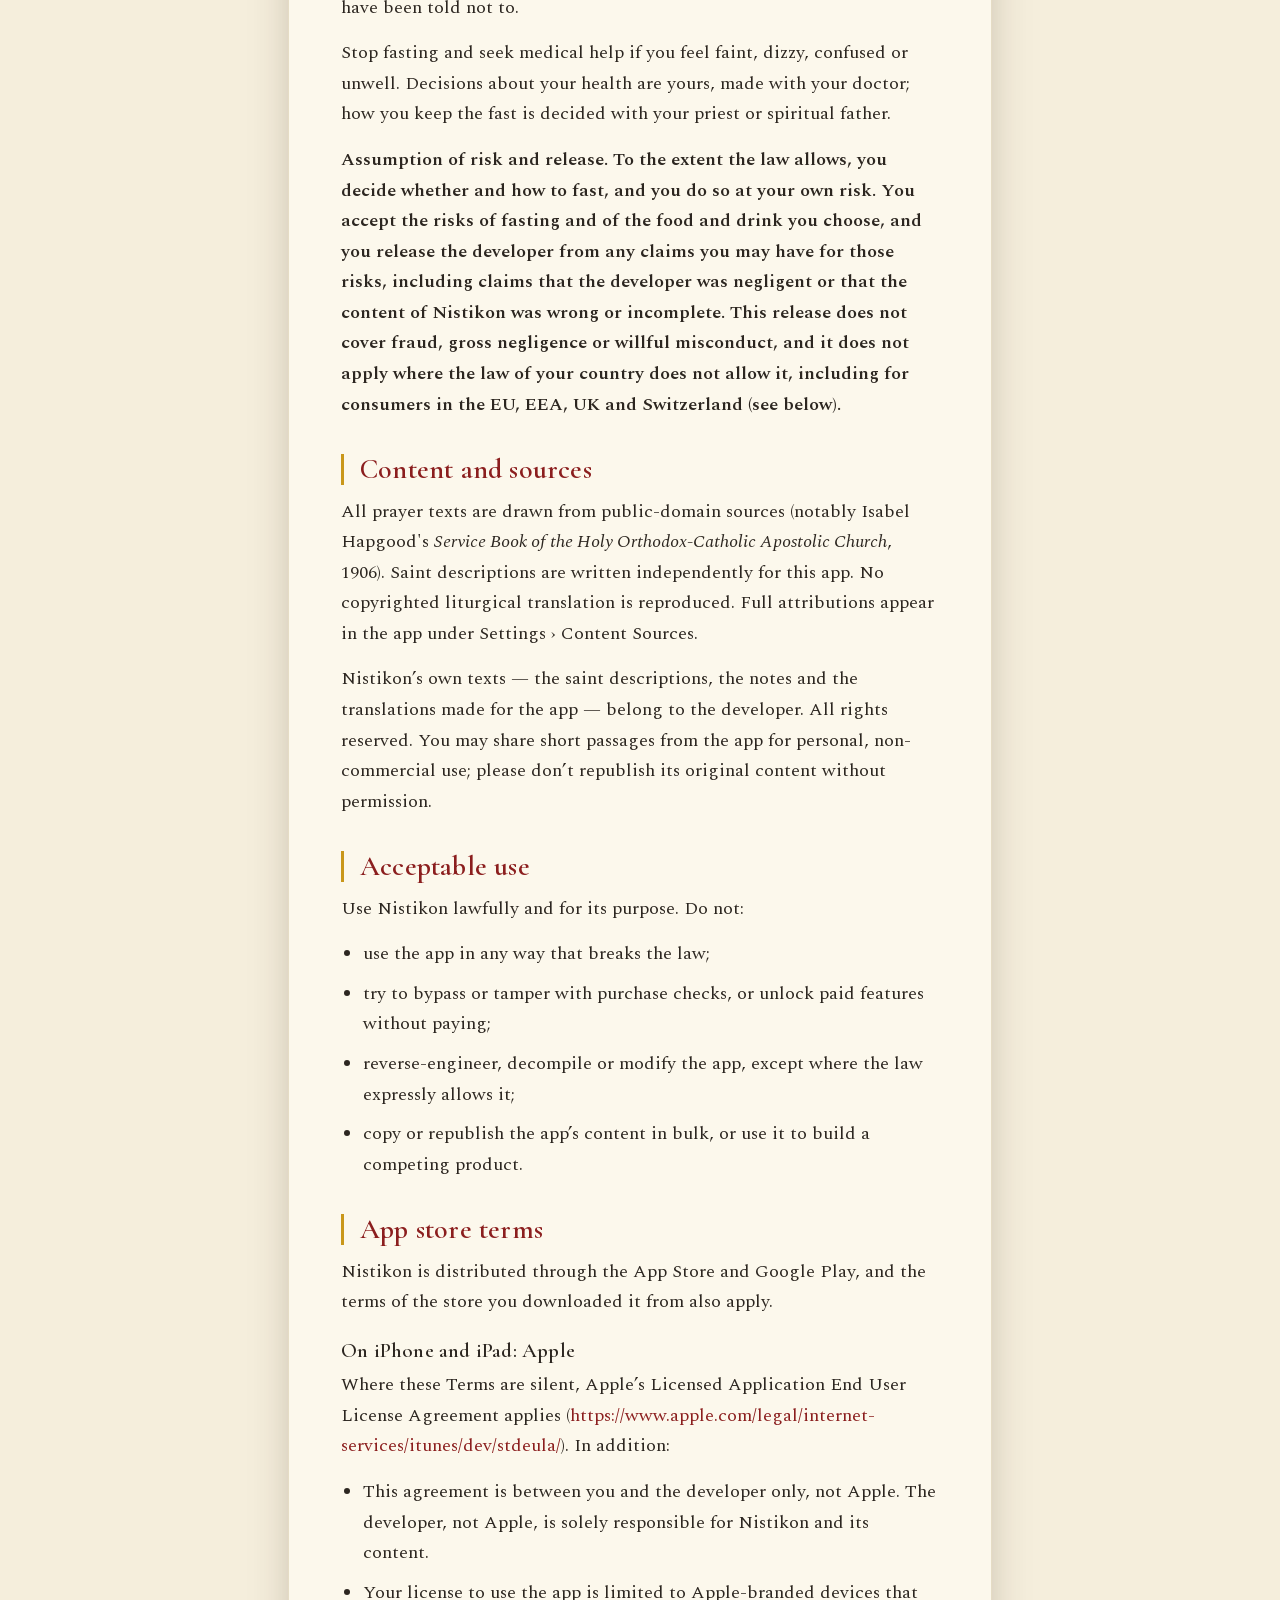
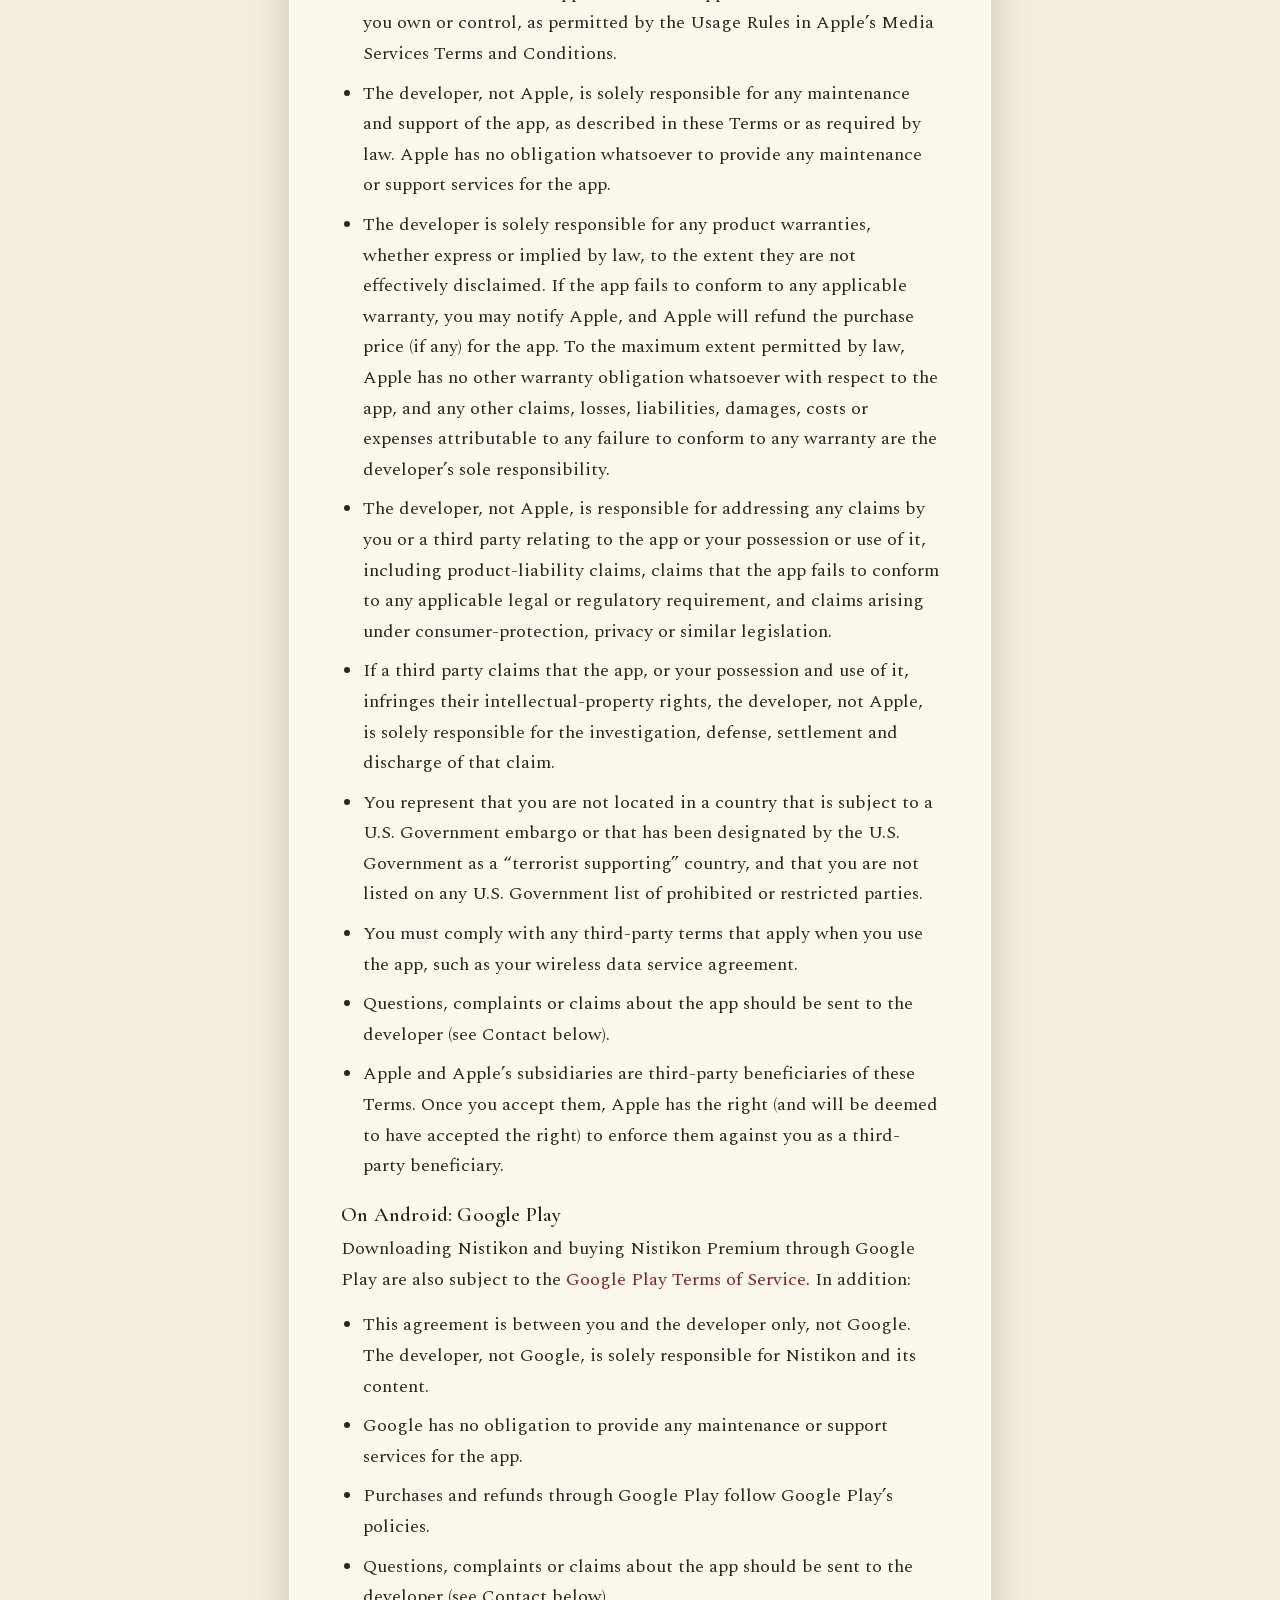
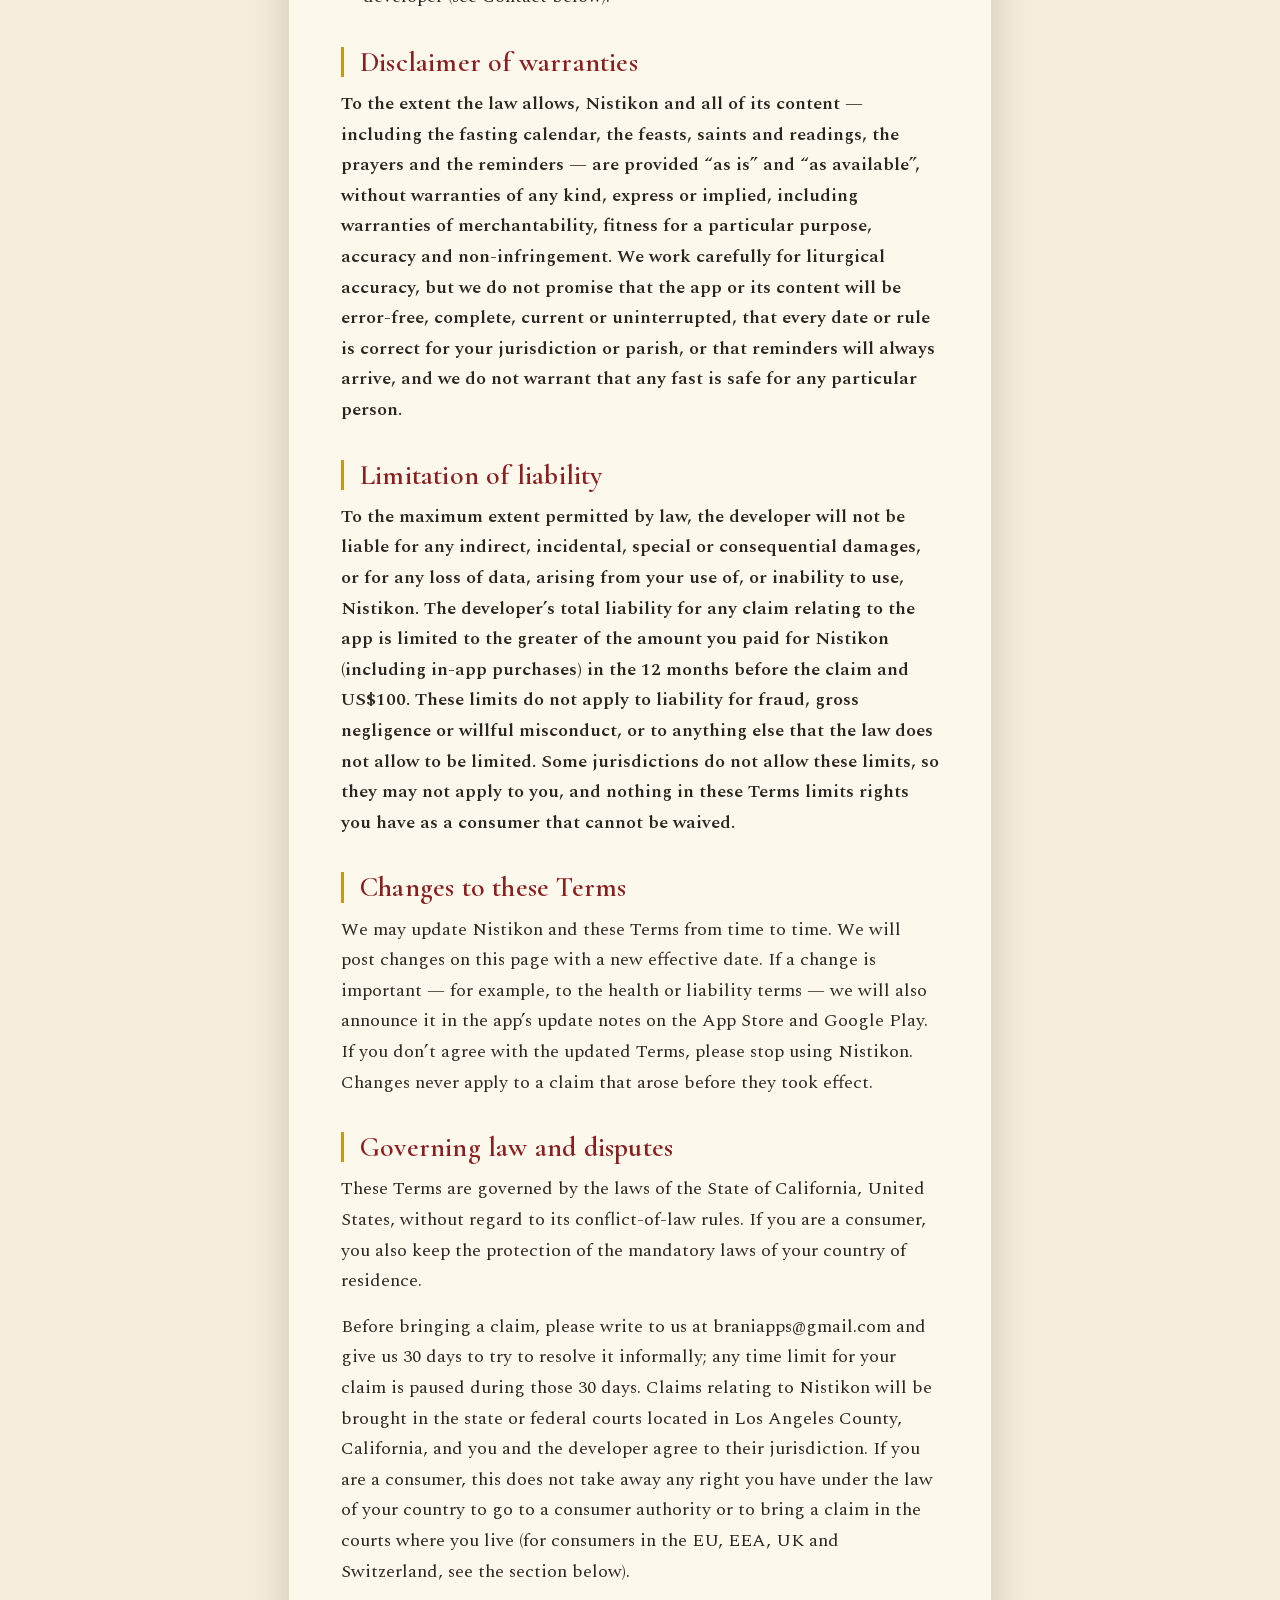
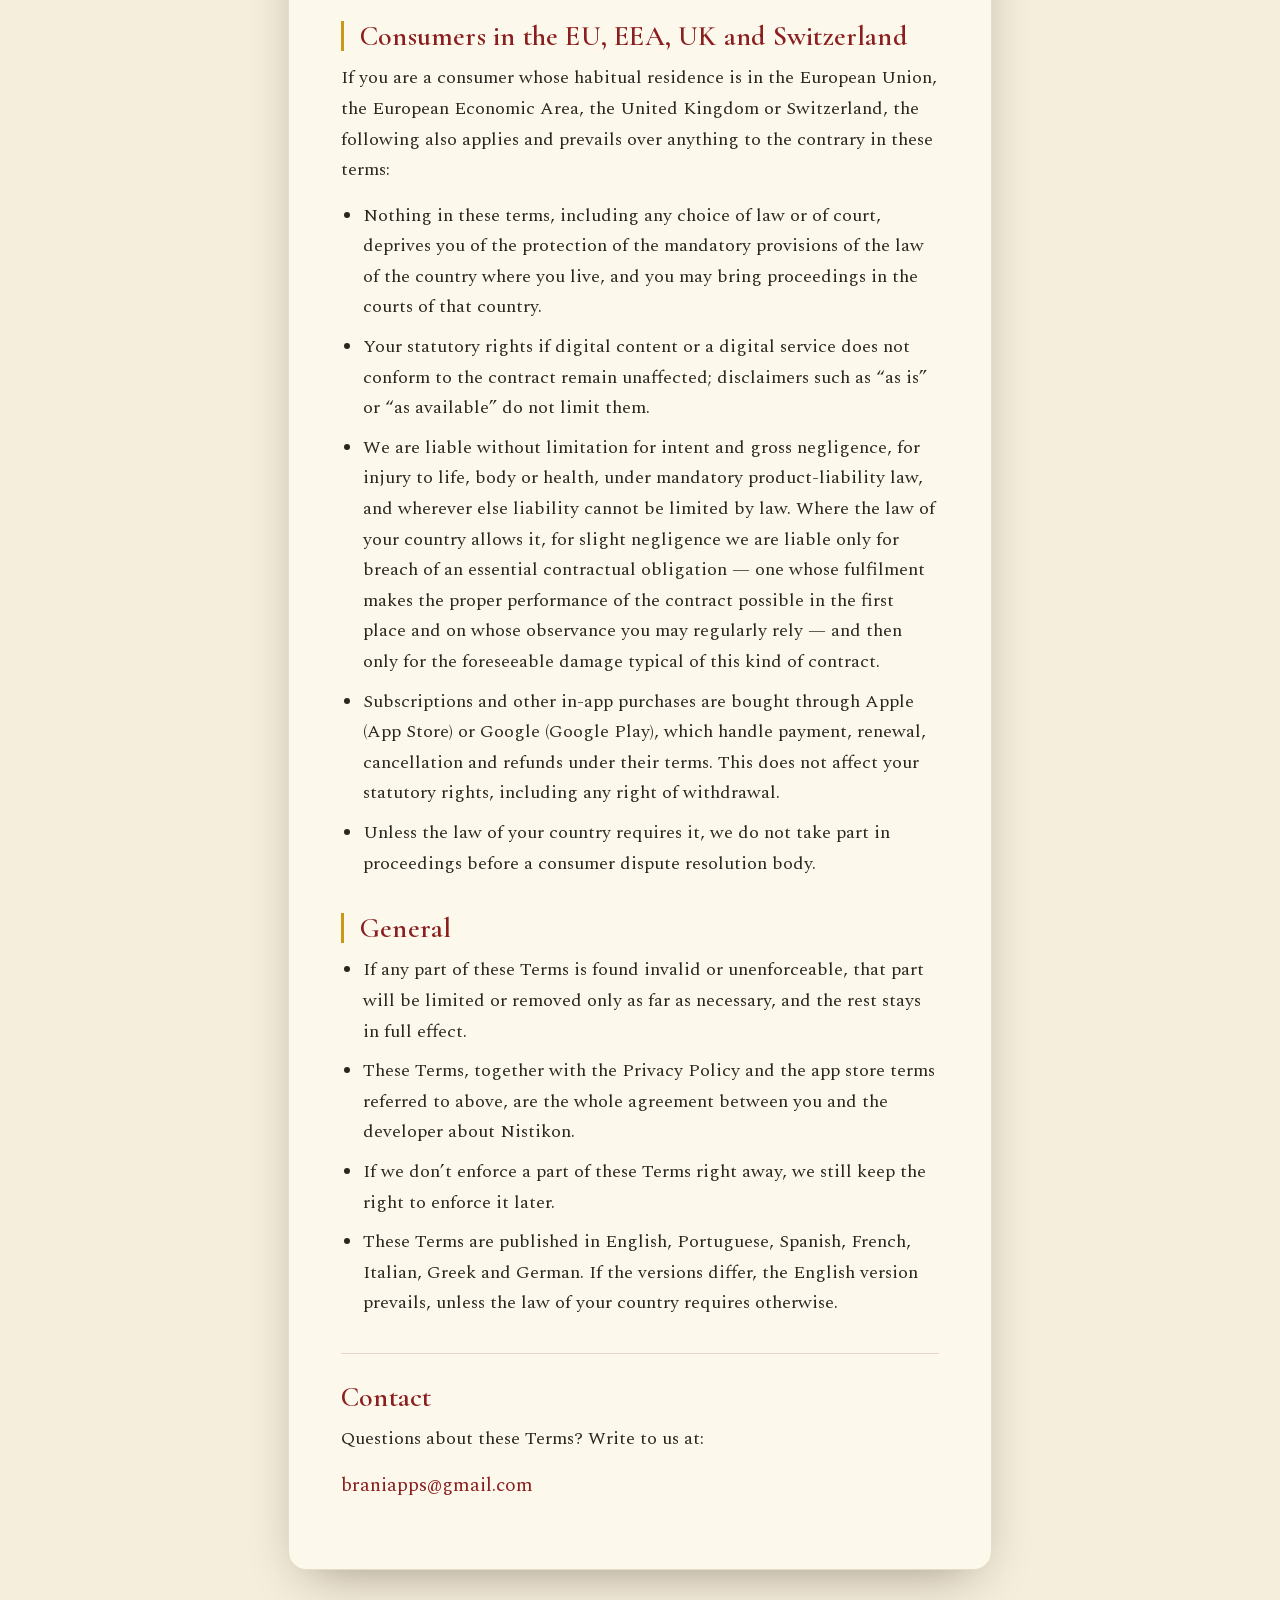
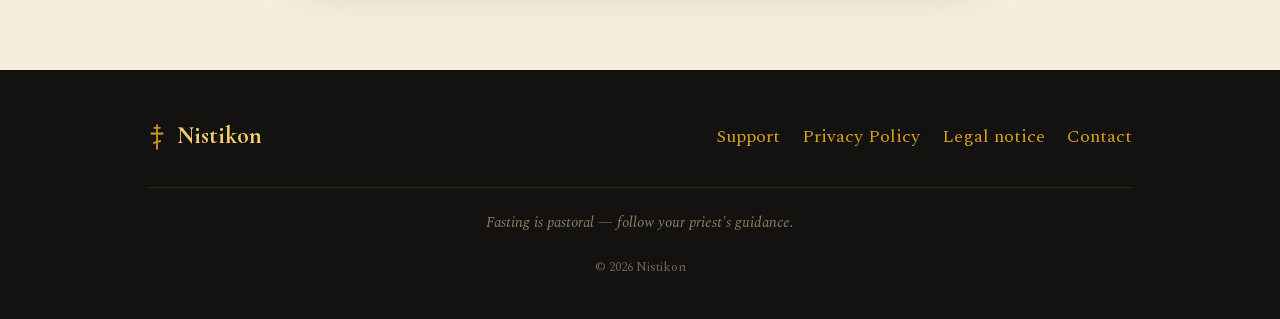
<file: terms.html>
<!DOCTYPE html>
<html lang="en">
<head>
  <meta charset="UTF-8">
  <meta name="viewport" content="width=device-width, initial-scale=1.0">
  <title>Terms of Use — Nistikon</title>
  <meta name="description" content="Terms of Use for Nistikon — Orthodox Fasting Calendar &amp; Prayer Rule. Termos de Uso. Términos de Uso. Conditions d’utilisation. Condizioni d’uso. Όροι χρήσης. Nutzungsbedingungen.">
  <link rel="icon" href="app-icon.png">
  <link rel="stylesheet" href="fonts/fonts.css">
  <link rel="stylesheet" href="styles.css">
  <script src="site.js" defer></script>
</head>
<body>
  <header class="nav">
    <div class="wrap">
      <a class="brand" href="index.html">
        <span class="cross"><svg width="18" height="28" viewBox="0 0 20 30" aria-hidden="true"><rect x="9" y="1" width="2" height="28"/><rect x="6" y="4" width="8" height="1.8"/><rect x="3" y="10" width="14" height="2.4"/><rect x="5.5" y="19.5" width="9" height="2" transform="rotate(-16 10 20.5)"/></svg></span>
        Nistikon
      </a>
      <nav class="nav-links">
        <a href="index.html" data-i18n-en="Support" data-i18n-pt="Suporte" data-i18n-es="Soporte" data-i18n-fr="Assistance" data-i18n-it="Assistenza" data-i18n-el="Υποστήριξη" data-i18n-de="Support">Support</a>
        <a href="privacy.html" data-i18n-en="Privacy Policy" data-i18n-pt="Política de Privacidade" data-i18n-es="Política de Privacidad" data-i18n-fr="Politique de confidentialité" data-i18n-it="Informativa sulla privacy" data-i18n-el="Πολιτική απορρήτου" data-i18n-de="Datenschutzerklärung">Privacy Policy</a>
      </nav>
      <div class="nav-right">
        <div class="langtabs" role="tablist" aria-label="Language">
          <button role="tab" data-lang-target="en" aria-label="English">EN</button>
          <button role="tab" data-lang-target="pt" aria-label="Português">PT</button>
          <button role="tab" data-lang-target="es" aria-label="Español">ES</button>
          <button role="tab" data-lang-target="fr" aria-label="Français">FR</button>
          <button role="tab" data-lang-target="it" aria-label="Italiano">IT</button>
          <button role="tab" data-lang-target="el" aria-label="Ελληνικά">ΕΛ</button>
          <button role="tab" data-lang-target="de" aria-label="Deutsch">DE</button>
        </div>
      </div>
    </div>
  </header>

  <main class="wrap narrow">
    <div data-lang="en" lang="en">
      <div class="legal-hero">
        <span class="kicker center">Legal</span>
        <h1>Terms of Use</h1>
        <div class="app">Nistikon — Orthodox Fasting Calendar &amp; Prayer Rule · iPhone, iPad and Android</div>
        <div class="date">Effective November 15, 2026</div>
      </div>

      <div class="legal">
        <div class="card">
          <div class="highlight">
            <p><strong>Please read carefully.</strong> These Terms of Use are the end-user license agreement for Nistikon on iPhone, iPad and Android. By downloading or using the app, you agree to them. If you don’t agree, please don’t use Nistikon.</p>
            <p><strong>Fasting and your health.</strong> Nistikon shows the Church’s fasting rules as a general guide. It is not medical advice and does not tell you what is safe for you to eat or drink. Follow your priest’s guidance, and talk to your doctor before fasting if you are pregnant or nursing, ill or taking medication, or have diabetes or a history of an eating disorder. See “Fasting and your health” below.</p>
          </div>

          <h2>Who we are</h2>
          <p>Nistikon is made by an independent developer (“we”, “us” or “the developer”). These Terms are an agreement between you and the developer.</p>

          <h2>The app</h2>
          <p>Nistikon is a reference and practice aid for Eastern Orthodox Christians on iPhone, iPad and Android. It offers a fasting calendar for the New and Old (Julian) Calendars with presets for several jurisdictions; the feasts, saints and scripture readings of each day; a countdown to Pascha; a library of prayers; a personal Morning and Evening prayer rule with reminders; and widgets. Nistikon needs no account and has no server: its content is bundled with the app and works offline, and what you enter stays on your device. See our <a href="privacy.html">Privacy Policy</a>.</p>

          <h2>License</h2>
          <p>We grant you a personal, limited, non-exclusive, non-transferable and revocable license to use Nistikon on Apple or Android devices that you own or control. On iPhone and iPad, the license is subject to the Usage Rules in Apple’s Media Services Terms and Conditions. On Android, it is subject to the Google Play Terms of Service.</p>
          <p>You may not copy, modify, translate, reverse-engineer, decompile or disassemble the app (except where the law expressly allows it), and you may not redistribute, sell, rent, lend or sublicense the app or its content. All rights not expressly granted are reserved.</p>

          <h2>Who may use Nistikon</h2>
          <p>If you are under 18, or under the age of majority where you live, you may use Nistikon only with the permission and supervision of a parent or guardian. A parent or guardian who lets a child use Nistikon agrees to these Terms for the child and is responsible for the child’s use of it, including any fast the child keeps.</p>

          <h2>Nistikon Premium and purchases</h2>
          <p>Nistikon is free to download, and much of it is free to use. Nistikon Premium unlocks the full fasting calendar for 2026–2075, Old-Calendar mode, your Morning and Evening prayer rule with reminders, widgets and the countdown to Pascha.</p>
          <h3>Plans and prices</h3>
          <ul>
            <li><strong>Nistikon Premium monthly:</strong> an auto-renewable subscription, billed every month.</li>
            <li><strong>Nistikon Premium yearly:</strong> an auto-renewable subscription, billed once a year.</li>
          </ul>
          <p>There is no lifetime purchase. Prices are shown in the app and in your device’s app store, in your local currency, before you buy. They may include taxes and may differ from country to country.</p>
          <p><strong>On iPhone and iPad:</strong> payment is charged to your Apple Account when you confirm the purchase or, with a free trial, when the trial ends.</p>
          <p><strong>On Android:</strong> payment is charged to your Google Play account when you confirm the purchase or, with a free trial, when the trial ends.</p>
          <h3>Automatic renewal</h3>
          <p>A subscription renews automatically for the same period unless you cancel it before the current period ends.</p>
          <p><strong>On iPhone and iPad:</strong> cancel at least 24 hours before the current period ends; your Apple Account is charged for the renewal within the 24 hours before it ends.</p>
          <p><strong>On Android:</strong> cancel any time before the renewal date; your Google Play account is charged for the renewal when the new period begins.</p>
          <h3>Free trial</h3>
          <p>A plan may include a free trial for eligible new subscribers; the store shows whether one is offered, and how long it lasts, before you subscribe. Unless you cancel before the trial ends, it becomes a paid subscription for the plan you chose.</p>
          <p><strong>On iPhone and iPad:</strong> cancel at least 24 hours before the trial ends. Apple decides eligibility. Any unused part of a free trial is forfeited when you buy a subscription.</p>
          <p><strong>On Android:</strong> cancel any time before the trial ends. Google Play decides eligibility (for example, one trial per Google Account).</p>
          <h3>Managing and cancelling</h3>
          <p><strong>On iPhone and iPad:</strong> manage or cancel your subscription in your Apple Account settings: open Settings › [your name] › Subscriptions, or in Nistikon go to Settings › Manage Subscription.</p>
          <p><strong>On Android:</strong> manage or cancel your subscription in the Google Play Store app: tap your profile icon, then Payments &amp; subscriptions › Subscriptions, or in Nistikon go to Settings › Manage Subscription.</p>
          <p>Cancellation takes effect at the end of the current paid period, and Premium stays available until then. Deleting or uninstalling the app does not cancel a subscription.</p>
          <h3>Restoring, Family Sharing and refunds</h3>
          <ul>
            <li><strong>Restoring:</strong> on a new or reset device, open Settings in Nistikon and tap Restore Purchases while signed in with the same Apple Account (iPhone and iPad) or with the same Google Account in Google Play (Android).</li>
            <li><strong>Family Sharing:</strong> Nistikon Premium is not shared through Apple’s Family Sharing or with a Google Play family group; each person needs their own subscription.</li>
            <li><strong>Refunds:</strong> on iPhone and iPad, purchases are billed and refunded by Apple, not by the developer; to request a refund, visit <a href="https://reportaproblem.apple.com/">reportaproblem.apple.com</a>. On Android, purchases are billed through Google Play, and refunds follow <a href="https://support.google.com/googleplay/answer/2479637">Google Play’s refund policies</a>; you can also write to the developer (see Contact below).</li>
          </ul>

          <h2>Religious guidance, not rules</h2>
          <p>The fasting information in Nistikon reflects a widely published simplification of Orthodox fasting practice and will not match every jurisdiction, parish or household. It is general religious reference, not medical, dietary or pastoral prescription. <strong>Always follow the guidance of your own priest or spiritual father.</strong> We work carefully for liturgical accuracy, but dates and rules can differ in your parish: verify important dates with your parish calendar.</p>

          <h2>Fasting and your health</h2>
          <p><strong>Nistikon is not medical advice.</strong> It shows the fasting rules of the Orthodox Church as a general guide. It is not a medical device, it does not diagnose, treat or prevent any condition, and it does not tell you what is safe for you to eat or drink. Never ignore medical advice, or delay seeking it, because of something in Nistikon.</p>
          <p>The Church has always relaxed the fast for children, the elderly, the sick, and women who are pregnant or nursing. If any of these applies to you, or if you have diabetes or another medical condition, take medication that must be taken with food, or have or have had an eating disorder, talk to your doctor and to your priest before you fast. Take particular care with long or strict fasts, such as the strict days of Great Lent and Holy Week and dry eating (xerophagy), and drink enough water.</p>
          <p>When the calendar shows “Wine &amp; Oil”, or says that wine and oil are allowed, it means that the fasting rule permits them that day, not that you should drink alcohol. Don’t drink alcohol if you are under the legal drinking age, pregnant, taking medication that doesn’t mix with it, or have been told not to.</p>
          <p>Stop fasting and seek medical help if you feel faint, dizzy, confused or unwell. Decisions about your health are yours, made with your doctor; how you keep the fast is decided with your priest or spiritual father.</p>
          <p><strong>Assumption of risk and release. To the extent the law allows, you decide whether and how to fast, and you do so at your own risk. You accept the risks of fasting and of the food and drink you choose, and you release the developer from any claims you may have for those risks, including claims that the developer was negligent or that the content of Nistikon was wrong or incomplete. This release does not cover fraud, gross negligence or willful misconduct, and it does not apply where the law of your country does not allow it, including for consumers in the EU, EEA, UK and Switzerland (see below).</strong></p>

          <h2>Content and sources</h2>
          <p>All prayer texts are drawn from public-domain sources (notably Isabel Hapgood's <em>Service Book of the Holy Orthodox-Catholic Apostolic Church</em>, 1906). Saint descriptions are written independently for this app. No copyrighted liturgical translation is reproduced. Full attributions appear in the app under Settings › Content Sources.</p>
          <p>Nistikon’s own texts — the saint descriptions, the notes and the translations made for the app — belong to the developer. All rights reserved. You may share short passages from the app for personal, non-commercial use; please don’t republish its original content without permission.</p>

          <h2>Acceptable use</h2>
          <p>Use Nistikon lawfully and for its purpose. Do not:</p>
          <ul>
            <li>use the app in any way that breaks the law;</li>
            <li>try to bypass or tamper with purchase checks, or unlock paid features without paying;</li>
            <li>reverse-engineer, decompile or modify the app, except where the law expressly allows it;</li>
            <li>copy or republish the app’s content in bulk, or use it to build a competing product.</li>
          </ul>

          <h2>App store terms</h2>
          <p>Nistikon is distributed through the App Store and Google Play, and the terms of the store you downloaded it from also apply.</p>
          <h3>On iPhone and iPad: Apple</h3>
          <p>Where these Terms are silent, Apple’s Licensed Application End User License Agreement applies (<a href="https://www.apple.com/legal/internet-services/itunes/dev/stdeula/">https://www.apple.com/<wbr>legal/<wbr>internet-services/<wbr>itunes/<wbr>dev/<wbr>stdeula/</a>). In addition:</p>
          <ul>
            <li>This agreement is between you and the developer only, not Apple. The developer, not Apple, is solely responsible for Nistikon and its content.</li>
            <li>Your license to use the app is limited to Apple-branded devices that you own or control, as permitted by the Usage Rules in Apple’s Media Services Terms and Conditions.</li>
            <li>The developer, not Apple, is solely responsible for any maintenance and support of the app, as described in these Terms or as required by law. Apple has no obligation whatsoever to provide any maintenance or support services for the app.</li>
            <li>The developer is solely responsible for any product warranties, whether express or implied by law, to the extent they are not effectively disclaimed. If the app fails to conform to any applicable warranty, you may notify Apple, and Apple will refund the purchase price (if any) for the app. To the maximum extent permitted by law, Apple has no other warranty obligation whatsoever with respect to the app, and any other claims, losses, liabilities, damages, costs or expenses attributable to any failure to conform to any warranty are the developer’s sole responsibility.</li>
            <li>The developer, not Apple, is responsible for addressing any claims by you or a third party relating to the app or your possession or use of it, including product-liability claims, claims that the app fails to conform to any applicable legal or regulatory requirement, and claims arising under consumer-protection, privacy or similar legislation.</li>
            <li>If a third party claims that the app, or your possession and use of it, infringes their intellectual-property rights, the developer, not Apple, is solely responsible for the investigation, defense, settlement and discharge of that claim.</li>
            <li>You represent that you are not located in a country that is subject to a U.S. Government embargo or that has been designated by the U.S. Government as a “terrorist supporting” country, and that you are not listed on any U.S. Government list of prohibited or restricted parties.</li>
            <li>You must comply with any third-party terms that apply when you use the app, such as your wireless data service agreement.</li>
            <li>Questions, complaints or claims about the app should be sent to the developer (see Contact below).</li>
            <li>Apple and Apple’s subsidiaries are third-party beneficiaries of these Terms. Once you accept them, Apple has the right (and will be deemed to have accepted the right) to enforce them against you as a third-party beneficiary.</li>
          </ul>
          <h3>On Android: Google Play</h3>
          <p>Downloading Nistikon and buying Nistikon Premium through Google Play are also subject to the <a href="https://play.google.com/about/play-terms/">Google Play Terms of Service</a>. In addition:</p>
          <ul>
            <li>This agreement is between you and the developer only, not Google. The developer, not Google, is solely responsible for Nistikon and its content.</li>
            <li>Google has no obligation to provide any maintenance or support services for the app.</li>
            <li>Purchases and refunds through Google Play follow Google Play’s policies.</li>
            <li>Questions, complaints or claims about the app should be sent to the developer (see Contact below).</li>
          </ul>

          <h2>Disclaimer of warranties</h2>
          <p><strong>To the extent the law allows, Nistikon and all of its content — including the fasting calendar, the feasts, saints and readings, the prayers and the reminders — are provided “as is” and “as available”, without warranties of any kind, express or implied, including warranties of merchantability, fitness for a particular purpose, accuracy and non-infringement. We work carefully for liturgical accuracy, but we do not promise that the app or its content will be error-free, complete, current or uninterrupted, that every date or rule is correct for your jurisdiction or parish, or that reminders will always arrive, and we do not warrant that any fast is safe for any particular person.</strong></p>

          <h2>Limitation of liability</h2>
          <p><strong>To the maximum extent permitted by law, the developer will not be liable for any indirect, incidental, special or consequential damages, or for any loss of data, arising from your use of, or inability to use, Nistikon. The developer’s total liability for any claim relating to the app is limited to the greater of the amount you paid for Nistikon (including in-app purchases) in the 12 months before the claim and US$100. These limits do not apply to liability for fraud, gross negligence or willful misconduct, or to anything else that the law does not allow to be limited. Some jurisdictions do not allow these limits, so they may not apply to you, and nothing in these Terms limits rights you have as a consumer that cannot be waived.</strong></p>

          <h2>Changes to these Terms</h2>
          <p>We may update Nistikon and these Terms from time to time. We will post changes on this page with a new effective date. If a change is important — for example, to the health or liability terms — we will also announce it in the app’s update notes on the App Store and Google Play. If you don’t agree with the updated Terms, please stop using Nistikon. Changes never apply to a claim that arose before they took effect.</p>

          <h2>Governing law and disputes</h2>
          <p>These Terms are governed by the laws of the State of California, United States, without regard to its conflict-of-law rules. If you are a consumer, you also keep the protection of the mandatory laws of your country of residence.</p>
          <p>Before bringing a claim, please write to us at braniapps@gmail.com and give us 30 days to try to resolve it informally; any time limit for your claim is paused during those 30 days. Claims relating to Nistikon will be brought in the state or federal courts located in Los Angeles County, California, and you and the developer agree to their jurisdiction. If you are a consumer, this does not take away any right you have under the law of your country to go to a consumer authority or to bring a claim in the courts where you live (for consumers in the EU, EEA, UK and Switzerland, see the section below).</p>

          <h2 id="eu-consumers">Consumers in the EU, EEA, UK and Switzerland</h2>
          <p>If you are a consumer whose habitual residence is in the European Union, the European Economic Area, the United Kingdom or Switzerland, the following also applies and prevails over anything to the contrary in these terms:</p>
          <ul>
          <li>Nothing in these terms, including any choice of law or of court, deprives you of the protection of the mandatory provisions of the law of the country where you live, and you may bring proceedings in the courts of that country.</li>
          <li>Your statutory rights if digital content or a digital service does not conform to the contract remain unaffected; disclaimers such as “as is” or “as available” do not limit them.</li>
          <li>We are liable without limitation for intent and gross negligence, for injury to life, body or health, under mandatory product-liability law, and wherever else liability cannot be limited by law. Where the law of your country allows it, for slight negligence we are liable only for breach of an essential contractual obligation — one whose fulfilment makes the proper performance of the contract possible in the first place and on whose observance you may regularly rely — and then only for the foreseeable damage typical of this kind of contract.</li>
          <li>Subscriptions and other in-app purchases are bought through Apple (App Store) or Google (Google Play), which handle payment, renewal, cancellation and refunds under their terms. This does not affect your statutory rights, including any right of withdrawal.</li>
          <li>Unless the law of your country requires it, we do not take part in proceedings before a consumer dispute resolution body.</li>
          </ul>

          <h2>General</h2>
          <ul>
            <li>If any part of these Terms is found invalid or unenforceable, that part will be limited or removed only as far as necessary, and the rest stays in full effect.</li>
            <li>These Terms, together with the Privacy Policy and the app store terms referred to above, are the whole agreement between you and the developer about Nistikon.</li>
            <li>If we don’t enforce a part of these Terms right away, we still keep the right to enforce it later.</li>
            <li>These Terms are published in English, Portuguese, Spanish, French, Italian, Greek and German. If the versions differ, the English version prevails, unless the law of your country requires otherwise.</li>
          </ul>

          <div class="contact">
            <h2>Contact</h2>
            <p>Questions about these Terms? Write to us at:</p>
            <p><a href="mailto:braniapps@gmail.com?subject=Nistikon">braniapps@gmail.com</a></p>
          </div>
        </div>
      </div>
    </div>

    <div data-lang="pt" lang="pt-BR">
      <div class="legal-hero">
        <span class="kicker center">Legal</span>
        <h1>Termos de Uso</h1>
        <div class="app">Nistikon — Calendário de Jejum Ortodoxo e Regra de Oração · iPhone, iPad e Android</div>
        <div class="date">Em vigor desde 15 de novembro de 2026</div>
      </div>

      <div class="legal">
        <div class="card">
          <div class="highlight">
            <p><strong>Leia com atenção.</strong> Estes Termos de Uso são o contrato de licença de usuário final do Nistikon no iPhone, no iPad e no Android. Ao baixar ou usar o aplicativo, você concorda com eles. Se não concordar, por favor não use o Nistikon.</p>
            <p><strong>O jejum e a sua saúde.</strong> O Nistikon mostra as regras de jejum da Igreja como um guia geral. Ele não é aconselhamento médico e não diz o que é seguro para você comer ou beber. Siga a orientação do seu padre e converse com o seu médico antes de jejuar se você estiver grávida ou amamentando, doente ou tomando medicamentos, ou se tiver diabetes ou histórico de transtorno alimentar. Veja “O jejum e a sua saúde” abaixo.</p>
          </div>

          <h2>Quem somos</h2>
          <p>O Nistikon é feito por um desenvolvedor independente (“nós” ou “o desenvolvedor”). Estes Termos são um acordo entre você e o desenvolvedor.</p>

          <h2>O aplicativo</h2>
          <p>O Nistikon é um auxílio de referência e prática para cristãos ortodoxos no iPhone, no iPad e no Android. Ele oferece um calendário de jejum para o Calendário Novo e o Calendário Antigo (Juliano), com predefinições para várias jurisdições; as festas, os santos e as leituras bíblicas de cada dia; uma contagem regressiva para a Páscoa; uma biblioteca de orações; uma regra de oração pessoal da Manhã e da Noite, com lembretes; e widgets. O Nistikon não exige conta e não tem servidor: o seu conteúdo vem incluído no aplicativo e funciona offline, e o que você registra fica no seu dispositivo. Veja a nossa <a href="privacy.html">Política de Privacidade</a>.</p>

          <h2>Licença</h2>
          <p>Concedemos a você uma licença pessoal, limitada, não exclusiva, intransferível e revogável para usar o Nistikon em dispositivos Apple ou Android que você possua ou controle. No iPhone e no iPad, a licença está sujeita às Regras de Uso dos Termos e Condições dos Serviços de Mídia da Apple. No Android, ela está sujeita aos Termos de Serviço do Google Play.</p>
          <p>Você não pode copiar, modificar, traduzir, fazer engenharia reversa, descompilar ou desmontar o aplicativo (exceto quando a lei expressamente o permitir), nem redistribuir, vender, alugar, emprestar ou sublicenciar o aplicativo ou o seu conteúdo. Todos os direitos não concedidos expressamente ficam reservados.</p>

          <h2>Quem pode usar o Nistikon</h2>
          <p>Se você tem menos de 18 anos, ou ainda não atingiu a maioridade no lugar onde vive, só pode usar o Nistikon com a permissão e a supervisão de um dos seus pais ou de um responsável legal. O pai, a mãe ou o responsável legal que permite que um menor use o Nistikon concorda com estes Termos em nome do menor e é responsável pelo uso que ele faz do aplicativo, incluindo qualquer jejum que ele faça.</p>

          <h2>Nistikon Premium e compras</h2>
          <p>O download do Nistikon é gratuito, e boa parte do app pode ser usada de graça. O Nistikon Premium libera o calendário de jejum completo de 2026 a 2075, o modo de Calendário Antigo, a sua regra de oração da Manhã e da Noite com lembretes, os widgets e a contagem regressiva para a Páscoa.</p>
          <h3>Planos e preços</h3>
          <ul>
            <li><strong>Nistikon Premium mensal:</strong> assinatura com renovação automática, cobrada todos os meses.</li>
            <li><strong>Nistikon Premium anual:</strong> assinatura com renovação automática, cobrada uma vez por ano.</li>
          </ul>
          <p>Não há compra vitalícia. Os preços são mostrados no aplicativo e na loja de aplicativos do seu dispositivo, na sua moeda local, antes da compra. Eles podem incluir impostos e variar de país para país.</p>
          <p><strong>No iPhone e no iPad:</strong> o pagamento é cobrado da sua Conta Apple quando você confirma a compra ou, com um teste gratuito, quando o teste termina.</p>
          <p><strong>No Android:</strong> o pagamento é cobrado da sua conta do Google Play quando você confirma a compra ou, com um teste gratuito, quando o teste termina.</p>
          <h3>Renovação automática</h3>
          <p>A assinatura é renovada automaticamente pelo mesmo período, a menos que você a cancele antes do fim do período atual.</p>
          <p><strong>No iPhone e no iPad:</strong> cancele pelo menos 24 horas antes do fim do período atual; a renovação é cobrada da sua Conta Apple nas 24 horas anteriores ao fim do período.</p>
          <p><strong>No Android:</strong> cancele a qualquer momento antes da data de renovação; a renovação é cobrada da sua conta do Google Play quando o novo período começa.</p>
          <h3>Teste gratuito</h3>
          <p>Um plano pode incluir um teste gratuito para novos assinantes elegíveis; antes de você assinar, a loja mostra se há um teste e quanto tempo ele dura. Se você não cancelar antes do fim do teste, ele se torna uma assinatura paga do plano escolhido.</p>
          <p><strong>No iPhone e no iPad:</strong> cancele pelo menos 24 horas antes do fim do teste. A elegibilidade é definida pela Apple. Qualquer parte não usada de um teste gratuito é perdida quando você compra uma assinatura.</p>
          <p><strong>No Android:</strong> cancele a qualquer momento antes do fim do teste. A elegibilidade é definida pelo Google Play (por exemplo, um teste por Conta do Google).</p>
          <h3>Gerenciar e cancelar</h3>
          <p><strong>No iPhone e no iPad:</strong> gerencie ou cancele a assinatura nos ajustes da sua Conta Apple: abra Ajustes › [seu nome] › Assinaturas ou, no Nistikon, vá em Ajustes › Gerenciar Assinatura.</p>
          <p><strong>No Android:</strong> gerencie ou cancele a assinatura no app Google Play Store: toque no ícone do seu perfil e depois em Pagamentos e assinaturas › Assinaturas ou, no Nistikon, vá em Ajustes › Gerenciar Assinatura.</p>
          <p>O cancelamento vale a partir do fim do período pago atual, e o Premium continua disponível até lá. Apagar ou desinstalar o aplicativo não cancela a assinatura.</p>
          <h3>Restauração, Compartilhamento Familiar e reembolsos</h3>
          <ul>
            <li><strong>Restauração:</strong> num dispositivo novo ou restaurado, abra os Ajustes do Nistikon e toque em Restaurar Compras, com a sessão iniciada na mesma Conta Apple (iPhone e iPad) ou na mesma Conta do Google no Google Play (Android).</li>
            <li><strong>Compartilhamento Familiar:</strong> o Nistikon Premium não é compartilhado pelo Compartilhamento Familiar da Apple nem com um grupo familiar do Google Play; cada pessoa precisa da própria assinatura.</li>
            <li><strong>Reembolsos:</strong> no iPhone e no iPad, as compras são cobradas e reembolsadas pela Apple, não pelo desenvolvedor; para pedir um reembolso, acesse <a href="https://reportaproblem.apple.com/">reportaproblem.apple.com</a>. No Android, as compras são cobradas pelo Google Play, e os reembolsos seguem as <a href="https://support.google.com/googleplay/answer/2479637">políticas de reembolso do Google Play</a>; você também pode escrever para o desenvolvedor (veja Contato abaixo).</li>
          </ul>

          <h2>Orientação religiosa, não regras</h2>
          <p>As informações de jejum no Nistikon refletem uma simplificação amplamente publicada da prática ortodoxa de jejum e não corresponderão a todas as jurisdições, paróquias ou famílias. São referência religiosa geral, não prescrição médica, dietética ou pastoral. <strong>Siga sempre a orientação do seu próprio padre ou pai espiritual.</strong> Trabalhamos com cuidado para que o conteúdo seja liturgicamente exato, mas as datas e as regras podem ser diferentes na sua paróquia: verifique as datas importantes no calendário da sua paróquia.</p>

          <h2>O jejum e a sua saúde</h2>
          <p><strong>O Nistikon não é aconselhamento médico.</strong> Ele mostra as regras de jejum da Igreja Ortodoxa como um guia geral. Não é um dispositivo médico, não diagnostica, trata nem previne nenhuma condição e não diz o que é seguro para você comer ou beber. Nunca ignore uma orientação médica, nem demore a procurá-la, por causa de qualquer conteúdo do Nistikon.</p>
          <p>A Igreja sempre abrandou o jejum para as crianças, os idosos, os doentes e as mulheres grávidas ou que amamentam. Se algum desses casos se aplica a você, ou se você tem diabetes ou outro problema de saúde, toma medicamentos que precisam ser tomados com comida, ou tem ou já teve um transtorno alimentar, converse com o seu médico e com o seu padre antes de jejuar. Tenha cuidado especial com jejuns longos ou rigorosos, como os dias de jejum rigoroso da Grande Quaresma e da Semana Santa e a alimentação seca (xerofagia), e beba água suficiente.</p>
          <p>Quando o calendário mostra “Vinho e Azeite”, ou diz que vinho e azeite são permitidos, isso significa que a regra de jejum os permite naquele dia, não que você deva consumir bebidas alcoólicas. Não consuma bebidas alcoólicas se você não tem a idade mínima legal para isso, se está grávida, se toma algum medicamento incompatível com álcool ou se recebeu orientação para não beber.</p>
          <p>Interrompa o jejum e procure ajuda médica se tiver sensação de desmaio, tontura, confusão mental ou mal-estar. As decisões sobre a sua saúde são suas, tomadas com o seu médico; a maneira de guardar o jejum é decidida com o seu padre ou pai espiritual.</p>
          <p><strong>Assunção de riscos e renúncia a reclamações. Na medida permitida por lei, você decide se vai jejuar e como, e o faz por sua conta e risco. Você assume os riscos do jejum e dos alimentos e bebidas que escolher, e renuncia a quaisquer reclamações que você possa ter contra o desenvolvedor relativas a esses riscos, inclusive às que aleguem que o desenvolvedor agiu com negligência ou que o conteúdo do Nistikon estava incorreto ou incompleto. Esta renúncia não abrange fraude, culpa grave ou conduta dolosa e não se aplica onde a lei do seu país não a permitir, inclusive para consumidores na UE, no EEE, no Reino Unido e na Suíça (veja abaixo).</strong></p>

          <h2>Conteúdo e fontes</h2>
          <p>Todos os textos de oração provêm de fontes em domínio público (notadamente o <em>Service Book of the Holy Orthodox-Catholic Apostolic Church</em> de Isabel Hapgood, 1906); as traduções em português foram preparadas para este aplicativo. As descrições dos santos foram escritas de forma independente para este aplicativo. Nenhuma tradução litúrgica protegida por direitos autorais é reproduzida. As atribuições completas aparecem no aplicativo em Ajustes › Fontes do Conteúdo.</p>
          <p>Os textos próprios do Nistikon — as descrições dos santos, as notas e as traduções feitas para o aplicativo — pertencem ao desenvolvedor. Todos os direitos reservados. Você pode compartilhar trechos curtos do aplicativo para uso pessoal e não comercial; por favor, não republique o conteúdo original do aplicativo sem permissão.</p>

          <h2>Uso aceitável</h2>
          <p>Use o Nistikon de forma lícita e para a finalidade a que ele se destina. Não:</p>
          <ul>
            <li>use o aplicativo de nenhuma forma que viole a lei;</li>
            <li>tente contornar ou adulterar a verificação de compras, nem liberar recursos pagos sem pagar;</li>
            <li>faça engenharia reversa, descompile ou modifique o aplicativo, exceto quando a lei expressamente o permitir;</li>
            <li>copie ou republique em massa o conteúdo do aplicativo, nem o use para criar um produto concorrente.</li>
          </ul>

          <h2>Termos das lojas de aplicativos</h2>
          <p>O Nistikon é distribuído pela App Store e pelo Google Play, e os termos da loja de onde você o baixou também se aplicam.</p>
          <h3>No iPhone e no iPad: Apple</h3>
          <p>Naquilo que estes Termos não tratarem, aplica-se o Contrato de Licença de Usuário Final de Aplicativo Licenciado da Apple (<a href="https://www.apple.com/legal/internet-services/itunes/dev/stdeula/">https://www.apple.com/<wbr>legal/<wbr>internet-services/<wbr>itunes/<wbr>dev/<wbr>stdeula/</a>). Além disso:</p>
          <ul>
            <li>Este contrato é celebrado apenas entre você e o desenvolvedor, e não com a Apple. O desenvolvedor, e não a Apple, é o único responsável pelo Nistikon e pelo seu conteúdo.</li>
            <li>A sua licença de uso do aplicativo se limita a dispositivos da marca Apple que você possua ou controle, conforme permitido pelas Regras de Uso dos Termos e Condições dos Serviços de Mídia da Apple.</li>
            <li>O desenvolvedor, e não a Apple, é o único responsável por qualquer manutenção e suporte do aplicativo, conforme descrito nestes Termos ou exigido por lei. A Apple não tem absolutamente nenhuma obrigação de oferecer serviços de manutenção ou suporte para o aplicativo.</li>
            <li>O desenvolvedor é o único responsável por quaisquer garantias do produto, sejam expressas ou implícitas por força de lei, na medida em que não tenham sido validamente excluídas. Se o aplicativo não cumprir alguma garantia aplicável, você pode notificar a Apple, e a Apple reembolsará o preço de compra do aplicativo (se houver). Na máxima extensão permitida por lei, a Apple não tem absolutamente nenhuma outra obrigação de garantia em relação ao aplicativo, e quaisquer outras reclamações, perdas, responsabilidades, danos, custos ou despesas atribuíveis ao descumprimento de qualquer garantia cabem exclusivamente ao desenvolvedor.</li>
            <li>O desenvolvedor, e não a Apple, é responsável por atender a quaisquer reclamações suas ou de terceiros relacionadas ao aplicativo ou à sua posse ou uso, incluindo reclamações de responsabilidade pelo produto, alegações de que o aplicativo não cumpre algum requisito legal ou regulatório aplicável e reclamações baseadas em leis de proteção ao consumidor, de privacidade ou semelhantes.</li>
            <li>Se um terceiro alegar que o aplicativo, ou a sua posse e uso dele, viola direitos de propriedade intelectual desse terceiro, o desenvolvedor, e não a Apple, é o único responsável pela investigação, defesa, acordo e quitação dessa reclamação.</li>
            <li>Você declara que não está localizado em um país sujeito a embargo do Governo dos EUA ou designado pelo Governo dos EUA como país que “apoia o terrorismo”, e que não consta de nenhuma lista do Governo dos EUA de partes proibidas ou restritas.</li>
            <li>Você deve cumprir quaisquer termos de terceiros aplicáveis ao uso do aplicativo, como o contrato do seu serviço de dados móveis.</li>
            <li>Perguntas, queixas ou reclamações sobre o aplicativo devem ser enviadas ao desenvolvedor (veja Contato abaixo).</li>
            <li>A Apple e as subsidiárias da Apple são terceiras beneficiárias destes Termos. Quando você os aceita, a Apple tem o direito (e considera-se que aceitou o direito) de fazê-los valer contra você como terceira beneficiária.</li>
          </ul>
          <h3>No Android: Google Play</h3>
          <p>O download do Nistikon e a compra do Nistikon Premium pelo Google Play também estão sujeitos aos <a href="https://play.google.com/about/play-terms/">Termos de Serviço do Google Play</a>. Além disso:</p>
          <ul>
            <li>Este contrato é celebrado apenas entre você e o desenvolvedor, e não com o Google. O desenvolvedor, e não o Google, é o único responsável pelo Nistikon e pelo seu conteúdo.</li>
            <li>O Google não tem nenhuma obrigação de oferecer serviços de manutenção ou suporte para o aplicativo.</li>
            <li>As compras e os reembolsos pelo Google Play seguem as políticas do Google Play.</li>
            <li>Perguntas, queixas ou reclamações sobre o aplicativo devem ser enviadas ao desenvolvedor (veja Contato abaixo).</li>
          </ul>

          <h2>Isenção de garantias</h2>
          <p><strong>Na medida permitida por lei, o Nistikon e todo o seu conteúdo — incluindo o calendário de jejum, as festas, os santos e as leituras, as orações e os lembretes — são fornecidos “no estado em que se encontram” e “conforme disponíveis”, sem garantias de qualquer tipo, expressas ou implícitas, incluindo garantias de comerciabilidade, de adequação a uma finalidade específica, de exatidão e de não violação de direitos de terceiros. Trabalhamos com cuidado para que o conteúdo seja liturgicamente exato, mas não prometemos que o aplicativo ou o seu conteúdo estejam livres de erros, completos, atualizados ou disponíveis sem interrupção, que cada data ou regra esteja correta para a sua jurisdição ou paróquia, nem que os lembretes sempre cheguem, e não oferecemos nenhuma garantia de que um jejum seja seguro para uma pessoa específica.</strong></p>

          <h2>Limitação de responsabilidade</h2>
          <p><strong>Na máxima extensão permitida por lei, o desenvolvedor não será responsável por danos indiretos, incidentais, especiais ou consequentes, nem por perda de dados, decorrentes do uso ou da impossibilidade de uso do Nistikon. A responsabilidade total do desenvolvedor por qualquer reclamação relacionada ao aplicativo fica limitada ao maior dos seguintes valores: o valor que você pagou pelo Nistikon (incluindo compras dentro do app) nos 12 meses anteriores à reclamação ou US$ 100. Essas limitações não se aplicam à responsabilidade por fraude, culpa grave ou conduta dolosa, nem a qualquer outra responsabilidade que a lei não permita limitar. Algumas jurisdições não permitem essas limitações, que portanto podem não se aplicar a você, e nada nestes Termos limita direitos que você tem como consumidor e que não podem ser renunciados.</strong></p>

          <h2>Alterações destes Termos</h2>
          <p>Podemos atualizar o Nistikon e estes Termos periodicamente. Publicaremos as alterações nesta página com uma nova data de vigência. Se uma alteração for importante — por exemplo, nas cláusulas sobre saúde ou responsabilidade —, também a anunciaremos nas notas de atualização do aplicativo na App Store e no Google Play. Se não concordar com os Termos atualizados, por favor deixe de usar o Nistikon. As alterações nunca se aplicam a uma reclamação que tenha surgido antes de elas entrarem em vigor.</p>

          <h2>Lei aplicável e solução de litígios</h2>
          <p>Estes Termos são regidos pelas leis do Estado da Califórnia, Estados Unidos, sem considerar as suas regras de conflito de leis. Se você é consumidor, também continua protegido pelas normas imperativas da lei do seu país de residência.</p>
          <p>Antes de apresentar uma reclamação, por favor escreva para braniapps@gmail.com e nos dê 30 dias para tentarmos resolvê-la de maneira informal; qualquer prazo aplicável à sua reclamação fica suspenso durante esses 30 dias. As ações judiciais relacionadas ao Nistikon serão propostas perante os tribunais estaduais ou federais localizados no Condado de Los Angeles, Califórnia, e você e o desenvolvedor concordam em se submeter à jurisdição desses tribunais. Se você é consumidor, isso não retira nenhum direito que você tenha, pela lei do seu país, de recorrer a um órgão de defesa do consumidor ou de propor uma ação nos tribunais do lugar onde mora (para consumidores na UE, no EEE, no Reino Unido e na Suíça, veja a seção abaixo).</p>

          <h2 id="consumidores-ue">Consumidores na UE, no EEE, no Reino Unido e na Suíça</h2>
          <p>Se você é consumidor e tem residência habitual na União Europeia, no Espaço Econômico Europeu, no Reino Unido ou na Suíça, aplica-se também o seguinte, que prevalece sobre qualquer disposição em contrário destes termos:</p>
          <ul>
          <li>Nenhuma disposição destes termos, incluindo qualquer escolha de lei ou de foro, priva você da proteção das normas imperativas da lei do país onde você vive, e você pode propor ações nos tribunais desse país.</li>
          <li>Seus direitos legais em caso de falta de conformidade de conteúdo ou serviço digital com o contrato permanecem inalterados; isenções como “no estado em que se encontra” (“as is”) ou “conforme disponível” (“as available”) não os limitam.</li>
          <li>Respondemos sem limitação por dolo ou culpa grave, por danos à vida, ao corpo ou à saúde, nos termos da legislação imperativa de responsabilidade pelo produto e em qualquer outro caso em que a responsabilidade não possa ser limitada por lei. Quando a lei do seu país o permitir, em caso de culpa leve respondemos apenas pela violação de uma obrigação contratual essencial — aquela cujo cumprimento torna possível a execução adequada do contrato e em cujo cumprimento você pode regularmente confiar — e, nesse caso, apenas pelos danos previsíveis típicos deste tipo de contrato.</li>
          <li>Assinaturas e outras compras no app são feitas por meio da Apple (App Store) ou do Google (Google Play), que cuidam de pagamento, renovação, cancelamento e reembolsos segundo os respectivos termos. Isso não afeta seus direitos legais, incluindo qualquer direito de arrependimento.</li>
          <li>Salvo quando a lei do seu país o exigir, não participamos de procedimentos de resolução de litígios perante entidades de resolução alternativa de litígios de consumo.</li>
          </ul>

          <h2>Disposições gerais</h2>
          <ul>
            <li>Se alguma parte destes Termos for considerada inválida ou inexequível, essa parte será limitada ou removida apenas na medida necessária, e o restante continuará em pleno vigor.</li>
            <li>Estes Termos, juntamente com a Política de Privacidade e os termos das lojas de aplicativos mencionados acima, constituem o acordo integral entre você e o desenvolvedor sobre o Nistikon.</li>
            <li>Se não exigirmos de imediato o cumprimento de alguma parte destes Termos, mantemos o direito de exigi-lo mais tarde.</li>
            <li>Estes Termos são publicados em inglês, português, espanhol, francês, italiano, grego e alemão. Se as versões divergirem, prevalece a versão em inglês, salvo se a lei do seu país exigir o contrário.</li>
          </ul>

          <div class="contact">
            <h2>Contato</h2>
            <p>Dúvidas sobre estes Termos? Escreva para:</p>
            <p><a href="mailto:braniapps@gmail.com?subject=Nistikon">braniapps@gmail.com</a></p>
          </div>
        </div>
      </div>
    </div>

    <div data-lang="es" lang="es">
      <div class="legal-hero">
        <span class="kicker center">Legal</span>
        <h1>Términos de Uso</h1>
        <div class="app">Nistikon — Calendario de Ayuno Ortodoxo y Regla de Oración · iPhone, iPad y Android</div>
        <div class="date">En vigor desde el 15 de noviembre de 2026</div>
      </div>

      <div class="legal">
        <div class="card">
          <div class="highlight">
            <p><strong>Léelos con atención.</strong> Estos Términos de Uso son el contrato de licencia de usuario final de Nistikon en iPhone, iPad y Android. Al descargar o usar la aplicación, manifiestas tu conformidad con ellos. Si no estás de acuerdo, por favor no uses Nistikon.</p>
            <p><strong>El ayuno y tu salud.</strong> Nistikon muestra las reglas de ayuno de la Iglesia como una guía general. No constituye consejo médico y no te indica qué es seguro para ti comer o beber. Sigue la guía de tu sacerdote, y habla con tu médico antes de ayunar si estás embarazada o amamantando, tienes alguna enfermedad o tomas medicamentos, o tienes diabetes o antecedentes de un trastorno alimentario. Consulta «El ayuno y tu salud» más abajo.</p>
          </div>

          <h2>Quiénes somos</h2>
          <p>Nistikon es obra de un desarrollador independiente («nosotros» o «el desarrollador»). Estos Términos son un acuerdo entre tú y el desarrollador.</p>

          <h2>La aplicación</h2>
          <p>Nistikon es una ayuda de referencia y práctica para cristianos ortodoxos en iPhone, iPad y Android. Ofrece un calendario de ayuno para el Calendario Nuevo y el Calendario Antiguo (Juliano), con configuraciones predefinidas para varias jurisdicciones; las fiestas, los santos y las lecturas bíblicas de cada día; una cuenta regresiva para la Pascua; una biblioteca de oraciones; una regla de oración personal de Mañana y Noche, con recordatorios; y widgets. Nistikon no requiere cuenta y no tiene servidor: su contenido viene incluido en la aplicación y funciona sin conexión, y lo que registras se queda en tu dispositivo. Consulta nuestra <a href="privacy.html">Política de Privacidad</a>.</p>

          <h2>Licencia</h2>
          <p>Te otorgamos una licencia personal, limitada, no exclusiva, intransferible y revocable para usar Nistikon en dispositivos Apple o Android que te pertenezcan o que controles. En iPhone y iPad, la licencia está sujeta a las Reglas de Uso de los Términos y condiciones de los servicios de contenido multimedia de Apple. En Android, está sujeta a las Condiciones del Servicio de Google Play.</p>
          <p>No puedes copiar, modificar, traducir, descompilar ni desensamblar la aplicación, ni aplicarle ingeniería inversa (salvo cuando la ley lo permita expresamente), ni redistribuir, vender, alquilar, prestar o sublicenciar la aplicación o su contenido. Se reservan todos los derechos no otorgados expresamente.</p>

          <h2>Quién puede usar Nistikon</h2>
          <p>Si tienes menos de 18 años, o no has alcanzado la mayoría de edad en el lugar donde vives, solo puedes usar Nistikon con el permiso y la supervisión de tu padre, tu madre o tu tutor. El padre, la madre o el tutor que permita que un menor use Nistikon acepta estos Términos en nombre del menor y es responsable del uso que este haga de la aplicación, incluido cualquier ayuno que guarde.</p>

          <h2>Nistikon Premium y compras</h2>
          <p>Nistikon se descarga gratis, y buena parte de ella se usa gratis. Nistikon Premium desbloquea el calendario de ayuno completo de 2026 a 2075, el modo de Calendario Antiguo, tu regla de oración de Mañana y Noche con recordatorios, los widgets y la cuenta regresiva para la Pascua.</p>
          <h3>Planes y precios</h3>
          <ul>
            <li><strong>Nistikon Premium mensual:</strong> suscripción con renovación automática, cobrada cada mes.</li>
            <li><strong>Nistikon Premium anual:</strong> suscripción con renovación automática, cobrada una vez al año.</li>
          </ul>
          <p>No hay compra vitalicia. Los precios se muestran en la aplicación y en la tienda de aplicaciones de tu dispositivo, en tu moneda local, antes de comprar. Pueden incluir impuestos y variar de un país a otro.</p>
          <p><strong>En iPhone y iPad:</strong> el pago se carga a tu Cuenta de Apple al confirmar la compra o, con una prueba gratuita, al terminar la prueba.</p>
          <p><strong>En Android:</strong> el pago se carga a tu cuenta de Google Play al confirmar la compra o, con una prueba gratuita, al terminar la prueba.</p>
          <h3>Renovación automática</h3>
          <p>La suscripción se renueva automáticamente por el mismo período, a menos que la canceles antes de que termine el período en curso.</p>
          <p><strong>En iPhone y iPad:</strong> cancela al menos 24 horas antes de que termine el período en curso; la renovación se carga a tu Cuenta de Apple dentro de las 24 horas previas a ese final.</p>
          <p><strong>En Android:</strong> cancela en cualquier momento antes de la fecha de renovación; la renovación se carga a tu cuenta de Google Play cuando comienza el nuevo período.</p>
          <h3>Prueba gratuita</h3>
          <p>Un plan puede incluir una prueba gratuita para nuevos suscriptores elegibles; antes de que te suscribas, la tienda muestra si se ofrece una y cuánto dura. Si no cancelas antes de que termine la prueba, esta se convierte en una suscripción de pago del plan que elegiste.</p>
          <p><strong>En iPhone y iPad:</strong> cancela al menos 24 horas antes de que termine la prueba. Apple decide la elegibilidad. Cualquier parte no usada de una prueba gratuita se pierde al comprar una suscripción.</p>
          <p><strong>En Android:</strong> cancela en cualquier momento antes de que termine la prueba. Google Play decide la elegibilidad (por ejemplo, una prueba por Cuenta de Google).</p>
          <h3>Administrar y cancelar</h3>
          <p><strong>En iPhone y iPad:</strong> administra o cancela tu suscripción en la configuración de tu Cuenta de Apple: abre Configuración › [tu nombre] › Suscripciones, o en Nistikon ve a Ajustes › Administrar Suscripción.</p>
          <p><strong>En Android:</strong> administra o cancela tu suscripción en la app Google Play Store: toca tu ícono de perfil y luego Pagos y suscripciones › Suscripciones, o en Nistikon ve a Ajustes › Administrar Suscripción.</p>
          <p>La cancelación surte efecto al final del período pagado en curso, y Premium sigue disponible hasta entonces. Eliminar o desinstalar la aplicación no cancela la suscripción.</p>
          <h3>Restauración, Compartir en familia y reembolsos</h3>
          <ul>
            <li><strong>Restauración:</strong> en un dispositivo nuevo o restablecido, abre Ajustes en Nistikon y toca Restaurar Compras, con la sesión iniciada en la misma Cuenta de Apple (iPhone y iPad) o con la sesión de Google Play iniciada en la misma Cuenta de Google (Android).</li>
            <li><strong>Compartir en familia:</strong> Nistikon Premium no se comparte mediante Compartir en familia de Apple ni con un grupo familiar de Google Play; cada persona necesita su propia suscripción.</li>
            <li><strong>Reembolsos:</strong> en iPhone y iPad, las compras las cobra y reembolsa Apple, no el desarrollador; para solicitar un reembolso, visita <a href="https://reportaproblem.apple.com/">reportaproblem.apple.com</a>. En Android, las compras se cobran a través de Google Play, y los reembolsos siguen las <a href="https://support.google.com/googleplay/answer/2479637">políticas de reembolso de Google Play</a>; también puedes escribirle al desarrollador (consulta Contacto más abajo).</li>
          </ul>

          <h2>Orientación religiosa, no reglas</h2>
          <p>La información de ayuno en Nistikon refleja una simplificación ampliamente publicada de la práctica ortodoxa del ayuno y no coincidirá con todas las jurisdicciones, parroquias u hogares. Es una referencia religiosa general, no una prescripción médica, dietética ni pastoral. <strong>Sigue siempre la guía de tu propio sacerdote o padre espiritual.</strong> Cuidamos la exactitud litúrgica, pero las fechas y las reglas pueden variar en tu parroquia: verifica las fechas importantes con el calendario de tu parroquia.</p>

          <h2>El ayuno y tu salud</h2>
          <p><strong>Nistikon no constituye consejo médico.</strong> Muestra las reglas de ayuno de la Iglesia ortodoxa como una guía general. No es un dispositivo médico, no diagnostica, trata ni previene ninguna afección, y no te indica qué es seguro para ti comer o beber. Nunca desatiendas un consejo médico, ni tardes en buscarlo, por algo que encuentres en Nistikon.</p>
          <p>La Iglesia siempre ha mitigado el ayuno para los niños, las personas mayores, los enfermos y las mujeres embarazadas o que amamantan. Si alguno de estos casos se aplica a ti, o si tienes diabetes u otra afección médica, tomas medicamentos que deben tomarse con comida, o tienes o has tenido un trastorno alimentario, habla con tu médico y con tu sacerdote antes de ayunar. Ten especial cuidado con los ayunos largos o estrictos, como los días estrictos de la Gran Cuaresma y de la Semana Santa o la alimentación seca (xerofagia), y bebe suficiente agua.</p>
          <p>Cuando el calendario muestra «Vino y Aceite», o dice que se permiten vino y aceite, significa que la regla de ayuno los permite ese día, no que debas beber alcohol. No bebas alcohol si eres menor de la edad legal para consumirlo, si estás embarazada, si tomas medicamentos que no deben combinarse con él o si te han indicado que no lo hagas.</p>
          <p>Interrumpe el ayuno y busca ayuda médica si sientes que vas a desmayarte, tienes mareos o confusión, o te sientes mal. Las decisiones sobre tu salud te corresponden a ti, junto con tu médico; la forma en que guardas el ayuno se decide con tu sacerdote o padre espiritual.</p>
          <p><strong>Asunción de riesgos y renuncia a reclamaciones. En la medida en que la ley lo permita, tú decides si ayunas y cómo lo haces, y lo haces bajo tu propio riesgo. Asumes los riesgos del ayuno y de los alimentos y las bebidas que elijas, y renuncias a cualquier reclamación que puedas tener contra el desarrollador por esos riesgos, incluidas las reclamaciones en las que se alegue que el desarrollador actuó con negligencia o que el contenido de Nistikon era erróneo o incompleto. Esta renuncia no abarca el fraude, la negligencia grave ni el dolo, y no se aplica cuando la ley de tu país no la permita, incluido el caso de los consumidores en la UE, el EEE, el Reino Unido y Suiza (consulta la sección correspondiente más abajo).</strong></p>

          <h2>Contenido y fuentes</h2>
          <p>Todos los textos de oración provienen de fuentes de dominio público (en particular, el <em>Service Book of the Holy Orthodox-Catholic Apostolic Church</em> de Isabel Hapgood, 1906); las traducciones al español fueron preparadas para esta aplicación. Las descripciones de los santos fueron escritas de forma independiente para esta aplicación. No se reproduce ninguna traducción litúrgica protegida por derechos de autor. Las atribuciones completas aparecen en la aplicación, en Ajustes › Fuentes del Contenido.</p>
          <p>Los textos propios de Nistikon —las descripciones de los santos, las notas y las traducciones hechas para la aplicación— pertenecen al desarrollador. Todos los derechos reservados. Puedes compartir pasajes breves de la aplicación para uso personal y no comercial; por favor, no vuelvas a publicar su contenido original sin permiso.</p>

          <h2>Uso aceptable</h2>
          <p>Usa Nistikon de forma lícita y para su propósito. No:</p>
          <ul>
            <li>uses la aplicación de ninguna forma que infrinja la ley;</li>
            <li>intentes eludir o manipular la verificación de compras, ni desbloquear funciones de pago sin pagar;</li>
            <li>apliques ingeniería inversa, descompiles ni modifiques la aplicación, salvo cuando la ley lo permita expresamente;</li>
            <li>copies ni vuelvas a publicar de forma masiva el contenido de la aplicación, ni lo uses para crear un producto competidor.</li>
          </ul>

          <h2>Términos de las tiendas de aplicaciones</h2>
          <p>Nistikon se distribuye a través del App Store y de Google Play, y también se aplican los términos de la tienda desde la que la descargaste.</p>
          <h3>En iPhone y iPad: Apple</h3>
          <p>En lo que estos Términos no prevean, se aplica el Contrato de Licencia de Usuario Final de Aplicaciones con Licencia de Apple (<a href="https://www.apple.com/legal/internet-services/itunes/dev/stdeula/">https://www.apple.com/<wbr>legal/<wbr>internet-services/<wbr>itunes/<wbr>dev/<wbr>stdeula/</a>). Además:</p>
          <ul>
            <li>Este acuerdo se celebra únicamente entre tú y el desarrollador, y no con Apple. El desarrollador, y no Apple, es el único responsable de Nistikon y de su contenido.</li>
            <li>Tu licencia para usar la aplicación se limita a dispositivos de la marca Apple que te pertenezcan o que controles, según lo permitan las Reglas de Uso de los Términos y condiciones de los servicios de contenido multimedia de Apple.</li>
            <li>El desarrollador, y no Apple, es el único responsable del mantenimiento y el soporte de la aplicación, según se describe en estos Términos o según lo exija la ley. Apple no tiene obligación alguna de prestar servicios de mantenimiento ni de soporte para la aplicación.</li>
            <li>El desarrollador es el único responsable de cualquier garantía del producto, ya sea expresa o implícita por ley, en la medida en que no haya sido excluida válidamente. Si la aplicación no cumple alguna garantía aplicable, puedes notificarlo a Apple, y Apple te reembolsará el precio de compra de la aplicación (si lo hubiera). En la máxima medida permitida por la ley, Apple no tiene ninguna otra obligación de garantía de ningún tipo respecto de la aplicación, y cualquier otra reclamación, pérdida, responsabilidad, daño, costo o gasto atribuible a un incumplimiento de cualquier garantía es responsabilidad exclusiva del desarrollador.</li>
            <li>El desarrollador, y no Apple, es responsable de atender cualquier reclamación tuya o de terceros relacionada con la aplicación o con tu posesión o uso de ella, incluidas las reclamaciones por responsabilidad del producto, las reclamaciones de que la aplicación no cumple algún requisito legal o reglamentario aplicable y las reclamaciones basadas en leyes de protección al consumidor, de privacidad o similares.</li>
            <li>Si un tercero alega que la aplicación, o tu posesión y uso de ella, infringe sus derechos de propiedad intelectual, el desarrollador, y no Apple, es el único responsable de la investigación, defensa, acuerdo y resolución de esa reclamación.</li>
            <li>Declaras que no te encuentras en un país sujeto a un embargo del Gobierno de EE. UU. ni designado por el Gobierno de EE. UU. como país que «apoya el terrorismo», y que no figuras en ninguna lista del Gobierno de EE. UU. de partes prohibidas o restringidas.</li>
            <li>Debes cumplir los términos de terceros que se apliquen cuando uses la aplicación, como el contrato de tu servicio de datos inalámbricos.</li>
            <li>Las preguntas, quejas o reclamaciones sobre la aplicación deben dirigirse al desarrollador (consulta Contacto más abajo).</li>
            <li>Apple y sus subsidiarias son terceros beneficiarios de estos Términos. Una vez que los aceptas, Apple tiene el derecho (y se considera que ha aceptado el derecho) de hacerlos valer frente a ti como tercero beneficiario.</li>
          </ul>
          <h3>En Android: Google Play</h3>
          <p>La descarga de Nistikon y la compra de Nistikon Premium a través de Google Play también están sujetas a las <a href="https://play.google.com/about/play-terms/">Condiciones del Servicio de Google Play</a>. Además:</p>
          <ul>
            <li>Este acuerdo se celebra únicamente entre tú y el desarrollador, y no con Google. El desarrollador, y no Google, es el único responsable de Nistikon y de su contenido.</li>
            <li>Google no tiene ninguna obligación de prestar servicios de mantenimiento ni de soporte para la aplicación.</li>
            <li>Las compras y los reembolsos a través de Google Play siguen las políticas de Google Play.</li>
            <li>Las preguntas, quejas o reclamaciones sobre la aplicación deben dirigirse al desarrollador (consulta Contacto más abajo).</li>
          </ul>

          <h2>Renuncia de garantías</h2>
          <p><strong>En la medida en que la ley lo permita, Nistikon y todo su contenido —incluidos el calendario de ayuno, las fiestas, los santos y las lecturas, las oraciones y los recordatorios— se proporcionan «tal cual» y «según disponibilidad», sin garantías de ningún tipo, expresas o implícitas, incluidas las garantías de comerciabilidad, idoneidad para un fin determinado, exactitud y no infracción. Cuidamos la exactitud litúrgica, pero no garantizamos que la aplicación o su contenido estén libres de errores, completos, actualizados o disponibles sin interrupciones, que cada fecha o regla sea correcta para tu jurisdicción o parroquia, ni que los recordatorios lleguen siempre, y no garantizamos que ningún ayuno sea seguro para una persona en particular.</strong></p>

          <h2>Limitación de responsabilidad</h2>
          <p><strong>En la máxima medida permitida por la ley, el desarrollador no será responsable de daños indirectos, incidentales, especiales o consecuentes, ni de la pérdida de datos, derivados del uso de Nistikon o de la imposibilidad de usarla. La responsabilidad total del desarrollador por cualquier reclamación relacionada con la aplicación se limita al importe que resulte mayor entre lo que pagaste por Nistikon (incluidas las compras dentro de la app) en los 12 meses anteriores a la reclamación y US$100. Estas limitaciones no se aplican a la responsabilidad por fraude, negligencia grave o dolo, ni a ninguna otra responsabilidad que la ley no permita limitar. Algunas jurisdicciones no permiten estas limitaciones, por lo que podrían no aplicarse a ti, y nada en estos Términos limita los derechos irrenunciables que tienes como consumidor.</strong></p>

          <h2>Cambios en estos Términos</h2>
          <p>Podemos actualizar Nistikon y estos Términos ocasionalmente. Publicaremos los cambios en esta página con una nueva fecha de vigencia. Si un cambio es importante —por ejemplo, en las disposiciones sobre salud o responsabilidad—, también lo anunciaremos en las notas de actualización de la aplicación en el App Store y en Google Play. Si no estás de acuerdo con los Términos actualizados, por favor deja de usar Nistikon. Los cambios nunca se aplicarán a una reclamación surgida antes de su entrada en vigor.</p>

          <h2>Ley aplicable y controversias</h2>
          <p>Estos Términos se rigen por las leyes del Estado de California, Estados Unidos, sin tener en cuenta sus normas sobre conflicto de leyes. Si eres consumidor, conservas también la protección de las leyes imperativas de tu país de residencia.</p>
          <p>Antes de presentar una reclamación, por favor escríbenos a braniapps@gmail.com y danos 30 días para intentar resolverla de manera informal; cualquier plazo para presentar tu reclamación queda suspendido durante esos 30 días. Las reclamaciones relacionadas con Nistikon se presentarán ante los tribunales estatales o federales ubicados en el condado de Los Ángeles, California, a cuya jurisdicción se someten tú y el desarrollador. Si eres consumidor, esto no te priva de ningún derecho que te reconozca la ley de tu país para acudir a una autoridad de protección al consumidor o presentar una reclamación ante los tribunales del lugar donde vives (para los consumidores en la UE, el EEE, el Reino Unido y Suiza, consulta la sección más abajo).</p>

          <h2 id="consumidores-ue-es">Consumidores en la UE, el EEE, el Reino Unido y Suiza</h2>
          <p>Si eres consumidor y tienes tu residencia habitual en la Unión Europea, el Espacio Económico Europeo, el Reino Unido o Suiza, se aplica además lo siguiente, que prevalece sobre cualquier disposición contraria de estos términos:</p>
          <ul>
          <li>Ninguna disposición de estos términos, incluida cualquier elección de ley o de tribunal, te priva de la protección de las normas imperativas de la ley del país donde resides, y puedes acudir a los tribunales de ese país.</li>
          <li>Tus derechos legales en caso de falta de conformidad de contenidos o servicios digitales no se ven afectados; las exenciones como «tal cual» («as is») o «según disponibilidad» («as available») no los limitan.</li>
          <li>Respondemos sin limitación en caso de dolo o negligencia grave, por daños a la vida, la integridad física o la salud, conforme a la normativa imperativa de responsabilidad por productos y en cualquier otro caso en que la ley no permita limitar la responsabilidad. Cuando la ley de tu país lo permita, en caso de negligencia leve solo respondemos por el incumplimiento de una obligación contractual esencial —aquella cuyo cumplimiento hace posible la correcta ejecución del contrato y en cuyo cumplimiento puedes confiar regularmente— y, en tal caso, solo por los daños previsibles típicos de este tipo de contrato.</li>
          <li>Las suscripciones y otras compras dentro de la app se realizan a través de Apple (App Store) o Google (Google Play), que gestionan el pago, la renovación, la cancelación y los reembolsos conforme a sus propias condiciones. Ello no afecta a los derechos legales que te correspondan, incluido cualquier derecho de desistimiento.</li>
          <li>Salvo que la ley de tu país lo exija, no participamos en procedimientos de resolución de litigios ante entidades de resolución alternativa de litigios de consumo.</li>
          </ul>

          <h2>Disposiciones generales</h2>
          <ul>
            <li>Si alguna parte de estos Términos se declara inválida o inaplicable, esa parte se limitará o se eliminará solo en la medida necesaria, y el resto seguirá plenamente vigente.</li>
            <li>Estos Términos, junto con la Política de Privacidad y los términos de las tiendas de aplicaciones mencionados más arriba, constituyen la totalidad del acuerdo entre tú y el desarrollador sobre Nistikon.</li>
            <li>Si no hacemos valer de inmediato alguna parte de estos Términos, conservamos el derecho a hacerla valer más adelante.</li>
            <li>Estos Términos se publican en inglés, portugués, español, francés, italiano, griego y alemán. Si las versiones difieren, prevalece la versión en inglés, salvo que la ley de tu país exija otra cosa.</li>
          </ul>

          <div class="contact">
            <h2>Contacto</h2>
            <p>¿Preguntas sobre estos Términos? Escríbenos a:</p>
            <p><a href="mailto:braniapps@gmail.com?subject=Nistikon">braniapps@gmail.com</a></p>
          </div>
        </div>
      </div>
    </div>

    <div data-lang="fr" lang="fr">
      <div class="legal-hero">
        <span class="kicker center">Juridique</span>
        <h1>Conditions d’utilisation</h1>
        <div class="app">Nistikon — Calendrier des jeûnes orthodoxes et règle de prière · iPhone, iPad et Android</div>
        <div class="date">En vigueur à compter du 15 novembre 2026</div>
      </div>

      <div class="legal">
        <div class="card">
          <div class="highlight">
            <p><strong>À lire attentivement.</strong> Les présentes Conditions d’utilisation constituent le contrat de licence utilisateur final de Nistikon sur iPhone, iPad et Android. En téléchargeant ou en utilisant l’application, vous y consentez. Si vous n’êtes pas d’accord, veuillez ne pas utiliser Nistikon.</p>
            <p><strong>Le jeûne et votre santé.</strong> Nistikon présente les règles de jeûne de l’Église à titre de guide général. Ce n’est pas un avis médical, et l’application ne vous indique pas ce que vous pouvez manger ou boire sans danger. Suivez les conseils de votre prêtre, et parlez-en à votre médecin avant de jeûner si vous êtes enceinte ou si vous allaitez, si vous êtes malade ou prenez des médicaments, ou si vous avez du diabète ou des antécédents de trouble du comportement alimentaire. Voir la section « Le jeûne et votre santé » ci-dessous.</p>
          </div>

          <h2>Qui sommes-nous ?</h2>
          <p>Nistikon est conçu par un développeur indépendant (« nous » ou « le développeur »). Les présentes Conditions constituent un accord entre vous et le développeur.</p>

          <h2>L’application</h2>
          <p>Nistikon est une aide de référence et de pratique destinée aux chrétiens orthodoxes, sur iPhone, iPad et Android. Elle propose un calendrier des jeûnes selon le nouveau calendrier et l’ancien calendrier (julien), avec des préréglages pour plusieurs juridictions ; les fêtes, les saints et les lectures bibliques de chaque jour ; un décompte avant Pâques ; une bibliothèque de prières ; une règle de prière personnelle du matin et du soir, avec rappels ; et des widgets. Nistikon ne demande aucun compte et n’a pas de serveur : son contenu est intégré à l’application et fonctionne hors ligne, et ce que vous saisissez reste sur votre appareil. Consultez notre <a href="privacy.html">Politique de confidentialité</a>.</p>

          <h2>Licence</h2>
          <p>Nous vous accordons une licence personnelle, limitée, non exclusive, non transférable et révocable pour utiliser Nistikon sur les appareils Apple ou Android que vous possédez ou contrôlez. Sur iPhone et iPad, la licence est soumise aux Règles d’utilisation énoncées dans les Conditions générales des services multimédias d’Apple. Sur Android, elle est soumise aux Conditions d’utilisation de Google Play.</p>
          <p>Vous ne pouvez pas copier, modifier, traduire, rétroconcevoir, décompiler ou désassembler l’application (sauf lorsque la loi l’autorise expressément), ni redistribuer, vendre, louer, prêter ou concéder en sous-licence l’application ou son contenu. Tous les droits qui ne sont pas expressément accordés sont réservés.</p>

          <h2>Qui peut utiliser Nistikon</h2>
          <p>Si vous avez moins de 18 ans, ou si vous n’avez pas atteint l’âge de la majorité là où vous vivez, vous ne pouvez utiliser Nistikon qu’avec l’autorisation et sous la surveillance d’un parent ou d’un tuteur légal. Le parent ou le tuteur légal qui laisse un enfant utiliser Nistikon accepte les présentes Conditions au nom de l’enfant et est responsable de l’utilisation que l’enfant fait de l’application, y compris de tout jeûne qu’il observe.</p>

          <h2>Nistikon Premium et achats</h2>
          <p>Nistikon se télécharge gratuitement, et une grande partie de l’application s’utilise gratuitement. Nistikon Premium débloque le calendrier complet des jeûnes de 2026 à 2075, le mode ancien calendrier, votre règle de prière du matin et du soir avec rappels, les widgets et le décompte avant Pâques.</p>
          <h3>Formules et prix</h3>
          <ul>
            <li><strong>Nistikon Premium mensuel :</strong> abonnement à renouvellement automatique, facturé chaque mois.</li>
            <li><strong>Nistikon Premium annuel :</strong> abonnement à renouvellement automatique, facturé une fois par an.</li>
          </ul>
          <p>Il n’existe aucun achat à vie. Les prix sont affichés dans l’application et dans la boutique d’applications de votre appareil, dans votre devise locale, avant l’achat. Ils peuvent inclure des taxes et varier d’un pays à l’autre.</p>
          <p><strong>Sur iPhone et iPad :</strong> le paiement est débité de votre compte Apple à la confirmation de l’achat ou, avec un essai gratuit, à la fin de l’essai.</p>
          <p><strong>Sur Android :</strong> le paiement est débité de votre compte Google Play à la confirmation de l’achat ou, avec un essai gratuit, à la fin de l’essai.</p>
          <h3>Renouvellement automatique</h3>
          <p>L’abonnement se renouvelle automatiquement pour la même durée, sauf si vous le résiliez avant la fin de la période en cours.</p>
          <p><strong>Sur iPhone et iPad :</strong> résiliez au moins 24 heures avant la fin de la période en cours ; le renouvellement est débité de votre compte Apple dans les 24 heures qui précèdent cette fin.</p>
          <p><strong>Sur Android :</strong> résiliez à tout moment avant la date de renouvellement ; le renouvellement est débité de votre compte Google Play au début de la nouvelle période.</p>
          <h3>Essai gratuit</h3>
          <p>Une formule peut comprendre un essai gratuit pour les nouveaux abonnés éligibles ; avant l’abonnement, la boutique indique si un essai est proposé et quelle est sa durée. Si vous ne résiliez pas avant la fin de l’essai, celui-ci devient un abonnement payant à la formule que vous avez choisie.</p>
          <p><strong>Sur iPhone et iPad :</strong> résiliez au moins 24 heures avant la fin de l’essai. L’éligibilité est déterminée par Apple. Toute partie inutilisée d’un essai gratuit est perdue lorsque vous achetez un abonnement.</p>
          <p><strong>Sur Android :</strong> résiliez à tout moment avant la fin de l’essai. L’éligibilité est déterminée par Google Play (par exemple, un essai par compte Google).</p>
          <h3>Gérer et résilier</h3>
          <p><strong>Sur iPhone et iPad :</strong> gérez ou résiliez votre abonnement dans les réglages de votre compte Apple. Ouvrez l’app Réglages › [votre nom] › Abonnements ou, dans Nistikon, allez dans Réglages › Gérer l’abonnement.</p>
          <p><strong>Sur Android :</strong> gérez ou résiliez votre abonnement dans l’application Google Play Store. Touchez votre icône de profil, puis Paiements et abonnements › Abonnements ou, dans Nistikon, allez dans Réglages › Gérer l’abonnement.</p>
          <p>La résiliation prend effet à la fin de la période payée en cours, et Premium reste disponible jusque-là. Supprimer ou désinstaller l’application ne résilie pas l’abonnement.</p>
          <h3>Restauration, Partage familial et remboursements</h3>
          <ul>
            <li><strong>Restauration :</strong> sur un appareil neuf ou réinitialisé, ouvrez Réglages dans Nistikon et touchez Restaurer les achats, en étant connecté avec le même compte Apple (iPhone et iPad) ou à Google Play avec le même compte Google (Android).</li>
            <li><strong>Partage familial :</strong> Nistikon Premium n’est partagé ni via le Partage familial d’Apple ni avec un groupe familial Google Play ; chaque personne a besoin de son propre abonnement.</li>
            <li><strong>Remboursements :</strong> sur iPhone et iPad, les achats sont facturés et remboursés par Apple, et non par le développeur ; pour demander un remboursement, rendez-vous sur <a href="https://reportaproblem.apple.com/">reportaproblem.apple.com</a>. Sur Android, les achats sont facturés via Google Play, et les remboursements suivent les <a href="https://support.google.com/googleplay/answer/2479637">règles de remboursement de Google Play</a> ; vous pouvez aussi écrire au développeur (voir « Nous contacter » ci-dessous).</li>
          </ul>

          <h2>Une orientation religieuse, non des règles</h2>
          <p>Les informations sur le jeûne fournies par Nistikon reflètent une simplification largement publiée de la pratique orthodoxe du jeûne et ne correspondront pas à chaque juridiction, à chaque paroisse ou à chaque foyer. Il s’agit d’une référence religieuse générale, et non d’une prescription médicale, diététique ou pastorale. <strong>Suivez toujours les conseils de votre propre prêtre ou de votre père spirituel.</strong> Nous veillons avec soin à l’exactitude liturgique, mais les dates et les règles peuvent différer dans votre paroisse : vérifiez les dates importantes auprès du calendrier de votre paroisse.</p>

          <h2>Le jeûne et votre santé</h2>
          <p><strong>Nistikon n’est pas un avis médical.</strong> L’application présente les règles de jeûne de l’Église orthodoxe à titre de guide général. Ce n’est pas un dispositif médical : elle ne diagnostique, ne traite ni ne prévient aucun problème de santé, et elle ne vous indique pas ce que vous pouvez manger ou boire sans danger. Ne négligez jamais un avis médical et ne tardez jamais à consulter à cause de quoi que ce soit dans Nistikon.</p>
          <p>L’Église a toujours assoupli le jeûne pour les enfants, les personnes âgées, les malades et les femmes enceintes ou qui allaitent. Si l’une de ces situations vous concerne, si vous avez du diabète ou un autre problème de santé, si vous prenez un médicament qui doit être pris au cours d’un repas, ou si vous souffrez ou avez souffert d’un trouble du comportement alimentaire, parlez-en à votre médecin et à votre prêtre avant de jeûner. Redoublez de prudence lors des jeûnes longs ou stricts, comme les jours de jeûne strict du Grand Carême et de la Semaine sainte ou la xérophagie (alimentation sèche), et buvez suffisamment d’eau.</p>
          <p>Lorsque le calendrier affiche « Vin et huile », ou indique que le vin et l’huile sont autorisés, cela signifie que la règle du jeûne les permet ce jour-là, et non que vous devriez boire de l’alcool. Ne buvez pas d’alcool si vous n’avez pas l’âge légal pour en consommer, si vous êtes enceinte, si vous prenez un médicament incompatible avec l’alcool, ou si l’on vous a demandé de ne pas en boire.</p>
          <p>Arrêtez de jeûner et demandez une aide médicale en cas de sensation d’évanouissement, de vertiges, de confusion ou de malaise. Les décisions concernant votre santé vous appartiennent et se prennent avec votre médecin ; la manière dont vous observez le jeûne se décide avec votre prêtre ou votre père spirituel.</p>
          <p><strong>Acceptation des risques et renonciation à recours. Dans la mesure permise par la loi, il vous appartient de décider si vous jeûnez et de quelle manière ; si vous jeûnez, vous le faites à vos propres risques. Vous acceptez les risques liés au jeûne ainsi qu’aux aliments et aux boissons que vous choisissez, et vous renoncez à toute réclamation et à tout recours que vous pourriez avoir contre le développeur au titre de ces risques, y compris ceux fondés sur une négligence du développeur ou sur le caractère erroné ou incomplet du contenu de Nistikon. Cette renonciation ne couvre ni la fraude, ni la faute lourde, ni la faute intentionnelle, et elle ne s’applique pas lorsque la loi de votre pays ne l’autorise pas, notamment pour les consommateurs dans l’UE, dans l’EEE, au Royaume-Uni et en Suisse (voir ci-dessous).</strong></p>

          <h2>Contenu et sources</h2>
          <p>Tous les textes de prière proviennent de sources du domaine public (notamment le <em>Service Book of the Holy Orthodox-Catholic Apostolic Church</em> d’Isabel Hapgood, 1906) ; les traductions françaises ont été préparées pour cette application. Les descriptions des saints ont été rédigées de manière indépendante pour cette application. Aucune traduction liturgique protégée par le droit d’auteur n’est reproduite. Les attributions complètes figurent dans l’application, sous Réglages › Sources du contenu.</p>
          <p>Les textes propres à Nistikon — les descriptions des saints, les notes et les traductions réalisées pour l’application — appartiennent au développeur. Tous droits réservés. Vous pouvez partager de courts extraits de l’application pour un usage personnel et non commercial ; veuillez ne pas republier son contenu original sans autorisation.</p>

          <h2>Utilisation acceptable</h2>
          <p>Utilisez Nistikon de manière licite et conformément à sa finalité. Vous vous engagez à ne pas :</p>
          <ul>
            <li>utiliser l’application d’une manière contraire à la loi ;</li>
            <li>tenter de contourner ou d’altérer la vérification des achats, ni débloquer des fonctions payantes sans payer ;</li>
            <li>rétroconcevoir, décompiler ou modifier l’application, sauf lorsque la loi l’autorise expressément ;</li>
            <li>copier ou republier en masse le contenu de l’application, ni l’utiliser pour créer un produit concurrent.</li>
          </ul>

          <h2>Conditions des boutiques d’applications</h2>
          <p>Nistikon est distribué via l’App Store et Google Play, et les conditions de la boutique depuis laquelle vous l’avez téléchargé s’appliquent également.</p>
          <h3>Sur iPhone et iPad : Apple</h3>
          <p>Pour tout ce que les présentes Conditions ne prévoient pas, le Contrat de licence d’utilisateur final des applications sous licence d’Apple s’applique (<a href="https://www.apple.com/legal/internet-services/itunes/dev/stdeula/">https://www.apple.com/<wbr>legal/<wbr>internet-services/<wbr>itunes/<wbr>dev/<wbr>stdeula/</a>). En outre :</p>
          <ul>
            <li>Le présent accord est conclu uniquement entre vous et le développeur, et non avec Apple. Le développeur, et non Apple, est seul responsable de Nistikon et de son contenu.</li>
            <li>Votre licence d’utilisation de l’application est limitée aux appareils de marque Apple que vous possédez ou contrôlez, dans la mesure permise par les Règles d’utilisation énoncées dans les Conditions générales des services multimédias d’Apple.</li>
            <li>Le développeur, et non Apple, est seul responsable de toute maintenance et de toute assistance relatives à l’application, telles que décrites dans les présentes Conditions ou exigées par la loi. Apple n’a aucune obligation, de quelque nature que ce soit, de fournir des services de maintenance ou d’assistance pour l’application.</li>
            <li>Le développeur est seul responsable des éventuelles garanties relatives au produit, qu’elles soient expresses ou implicites en vertu de la loi, dans la mesure où elles n’ont pas été valablement exclues. Si l’application n’est pas conforme à une garantie applicable, vous pouvez en informer Apple, qui vous remboursera le prix d’achat de l’application (le cas échéant). Dans toute la mesure permise par la loi, Apple n’a aucune autre obligation de garantie, de quelque nature que ce soit, concernant l’application, et toutes autres réclamations, pertes, responsabilités, dommages, coûts ou frais imputables à un défaut de conformité à une garantie relèvent de la seule responsabilité du développeur.</li>
            <li>Le développeur, et non Apple, est responsable du traitement de toute réclamation de votre part ou d’un tiers relative à l’application, ou à la détention ou à l’utilisation que vous en faites, y compris les réclamations en responsabilité du fait des produits, les réclamations selon lesquelles l’application ne satisfait pas à une exigence légale ou réglementaire applicable, et les réclamations fondées sur la législation relative à la protection des consommateurs ou à la vie privée, ou sur une législation similaire.</li>
            <li>Si un tiers prétend que l’application, ou le fait que vous la déteniez et l’utilisiez, porte atteinte à ses droits de propriété intellectuelle, le développeur, et non Apple, est seul responsable de l’enquête, de la défense, du règlement et de l’extinction de cette réclamation.</li>
            <li>Vous déclarez ne pas vous trouver dans un pays soumis à un embargo du gouvernement des États-Unis ou désigné par celui-ci comme un pays « soutenant le terrorisme », et ne figurer sur aucune liste de personnes interdites ou soumises à restrictions établie par le gouvernement des États-Unis.</li>
            <li>Vous devez respecter les conditions de tiers applicables lorsque vous utilisez l’application, comme votre contrat de service de données mobiles.</li>
            <li>Les questions, plaintes ou réclamations concernant l’application doivent être adressées au développeur (voir « Nous contacter » ci-dessous).</li>
            <li>Apple et ses filiales sont des tiers bénéficiaires des présentes Conditions. Dès que vous les acceptez, Apple a le droit (et est réputée avoir accepté ce droit) de les faire valoir contre vous en tant que tiers bénéficiaire.</li>
          </ul>
          <h3>Sur Android : Google Play</h3>
          <p>Le téléchargement de Nistikon et l’achat de Nistikon Premium via Google Play sont également soumis aux <a href="https://play.google.com/about/play-terms/">Conditions d’utilisation de Google Play</a>. En outre :</p>
          <ul>
            <li>Le présent accord est conclu uniquement entre vous et le développeur, et non avec Google. Le développeur, et non Google, est seul responsable de Nistikon et de son contenu.</li>
            <li>Google n’a aucune obligation de fournir des services de maintenance ou d’assistance pour l’application.</li>
            <li>Les achats et les remboursements via Google Play suivent les règles de Google Play.</li>
            <li>Les questions, plaintes ou réclamations concernant l’application doivent être adressées au développeur (voir « Nous contacter » ci-dessous).</li>
          </ul>

          <h2>Exclusion de garanties</h2>
          <p><strong>Dans la mesure permise par la loi, Nistikon et l’ensemble de son contenu — y compris le calendrier des jeûnes, les fêtes, les saints et les lectures, les prières et les rappels — sont fournis « en l’état » et « selon disponibilité », sans garantie d’aucune sorte, expresse ou implicite, y compris de qualité marchande, d’adéquation à un usage particulier, d’exactitude et d’absence de contrefaçon. Nous veillons avec soin à l’exactitude liturgique, mais nous ne garantissons pas que l’application ou son contenu soient exempts d’erreurs, complets, à jour ou disponibles sans interruption, que chaque date ou règle soit correcte pour votre juridiction ou votre paroisse, ni que les rappels arrivent toujours, et nous ne garantissons pas qu’un jeûne, quel qu’il soit, soit sans danger pour une personne en particulier.</strong></p>

          <h2>Limitation de responsabilité</h2>
          <p><strong>Dans toute la mesure permise par la loi, le développeur ne saurait être tenu responsable des dommages indirects, accessoires, spéciaux ou consécutifs, ni de la perte de données, résultant de votre utilisation de Nistikon ou de l’impossibilité de l’utiliser. La responsabilité totale du développeur pour toute réclamation liée à l’application est limitée au plus élevé des deux montants suivants : la somme que vous avez payée pour Nistikon (achats intégrés compris) au cours des 12 mois précédant la réclamation, ou 100 $ US. Ces limitations ne s’appliquent pas à la responsabilité pour fraude, faute lourde ou faute intentionnelle, ni dans tout autre cas où la loi ne permet pas de limiter la responsabilité. Certaines législations n’autorisent pas ces limitations, qui peuvent donc ne pas s’appliquer à vous, et rien dans les présentes Conditions ne limite les droits auxquels vous ne pouvez pas renoncer en tant que consommateur.</strong></p>

          <h2>Modifications des présentes Conditions</h2>
          <p>Nous pouvons mettre à jour Nistikon et les présentes Conditions de temps à autre. Nous publierons les modifications sur cette page avec une nouvelle date d’entrée en vigueur. Si une modification est importante — par exemple, si elle concerne les clauses relatives à la santé ou à la responsabilité —, nous l’indiquerons aussi dans les notes de mise à jour de l’application sur l’App Store et sur Google Play. Si vous n’êtes pas d’accord avec les Conditions mises à jour, veuillez cesser d’utiliser Nistikon. Les modifications ne s’appliquent jamais à une réclamation née avant leur entrée en vigueur.</p>

          <h2>Droit applicable et litiges</h2>
          <p>Les présentes Conditions sont régies par les lois de l’État de Californie (États-Unis), sans égard à ses règles de conflit de lois. Si vous êtes un consommateur, vous conservez aussi la protection des dispositions impératives de la loi de votre pays de résidence.</p>
          <p>Avant de faire valoir une réclamation, veuillez nous écrire à braniapps@gmail.com et nous laisser 30 jours pour tenter de la résoudre à l’amiable ; tout délai applicable à votre réclamation est suspendu pendant ces 30 jours. Les réclamations relatives à Nistikon seront portées devant les tribunaux d’État ou fédéraux situés dans le comté de Los Angeles, en Californie, et le développeur et vous acceptez leur compétence. Si vous êtes un consommateur, cela ne vous prive d’aucun des droits que vous reconnaît la loi de votre pays de saisir une autorité de protection des consommateurs ou d’agir en justice devant les tribunaux du lieu où vous vivez (pour les consommateurs dans l’UE, dans l’EEE, au Royaume-Uni et en Suisse, voir la section ci-dessous).</p>

          <h2 id="consommateurs-ue">Consommateurs dans l’UE, dans l’EEE, au Royaume-Uni et en Suisse</h2>
          <p>Si vous êtes un consommateur ayant votre résidence habituelle dans l’Union européenne, dans l’Espace économique européen, au Royaume-Uni ou en Suisse, les dispositions suivantes s’appliquent en outre et prévalent sur toute stipulation contraire des présentes conditions :</p>
          <ul>
          <li>Aucune stipulation des présentes conditions, y compris tout choix de loi ou de juridiction, ne vous prive de la protection des dispositions impératives de la loi du pays où vous résidez, et vous pouvez agir devant les juridictions de ce pays.</li>
          <li>Vos droits légaux en cas de défaut de conformité d’un contenu ou d’un service numérique ne sont pas affectés ; les exclusions telles que « en l’état » (« as is ») ou « selon disponibilité » (« as available ») ne les limitent pas.</li>
          <li>Nous sommes responsables sans limitation en cas de faute intentionnelle ou de faute lourde, d’atteinte à la vie, à l’intégrité physique ou à la santé, au titre de la réglementation impérative sur la responsabilité du fait des produits et dans tous les autres cas où la responsabilité ne peut être limitée par la loi. Lorsque la loi de votre pays le permet, en cas de faute légère, nous ne sommes responsables qu’en cas de manquement à une obligation contractuelle essentielle — dont le respect conditionne la bonne exécution du contrat et sur laquelle vous pouvez normalement compter — et, dans ce cas, uniquement pour le dommage prévisible et typique de ce type de contrat.</li>
          <li>Les abonnements et autres achats intégrés sont effectués via Apple (App Store) ou Google (Google Play), qui gèrent le paiement, le renouvellement, la résiliation et les remboursements selon leurs conditions. Cela n’affecte pas vos droits légaux, y compris tout droit de rétractation.</li>
          <li>Sauf si la loi de votre pays l’exige, nous ne participons pas à des procédures de règlement des litiges devant un organisme de médiation de la consommation.</li>
          </ul>

          <h2>Dispositions générales</h2>
          <ul>
            <li>Si une partie des présentes Conditions est jugée invalide ou inapplicable, elle sera limitée ou supprimée dans la seule mesure nécessaire, et le reste demeurera pleinement en vigueur.</li>
            <li>Les présentes Conditions, avec la Politique de confidentialité et les conditions des boutiques d’applications mentionnées ci-dessus, constituent l’intégralité de l’accord entre vous et le développeur concernant Nistikon.</li>
            <li>Si nous ne faisons pas appliquer immédiatement une partie des présentes Conditions, nous conservons le droit de la faire appliquer ultérieurement.</li>
            <li>Les présentes Conditions sont publiées en anglais, en portugais, en espagnol, en français, en italien, en grec et en allemand. En cas de divergence entre les versions, la version anglaise prévaut, sauf si la loi de votre pays en dispose autrement.</li>
          </ul>

          <div class="contact">
            <h2>Nous contacter</h2>
            <p>Des questions sur ces Conditions ? Écrivez-nous à :</p>
            <p><a href="mailto:braniapps@gmail.com?subject=Nistikon">braniapps@gmail.com</a></p>
          </div>
        </div>
      </div>
    </div>

    <div data-lang="it" lang="it">
      <div class="legal-hero">
        <span class="kicker center">Note legali</span>
        <h1>Condizioni d’uso</h1>
        <div class="app">Nistikon — Calendario ortodosso dei digiuni e regola di preghiera · iPhone, iPad e Android</div>
        <div class="date">In vigore dal 15 novembre 2026</div>
      </div>

      <div class="legal">
        <div class="card">
          <div class="highlight">
            <p><strong>Leggi attentamente.</strong> Le presenti Condizioni d’uso costituiscono il contratto di licenza con l’utente finale di Nistikon su iPhone, iPad e Android. Le accetti scaricando o usando l’app. Se non le accetti, ti preghiamo di non usare Nistikon.</p>
            <p><strong>Il digiuno e la tua salute.</strong> Nistikon presenta le regole di digiuno della Chiesa come guida generale. Non fornisce consigli medici e non ti dice che cosa sia sicuro per te mangiare o bere. Segui le indicazioni del tuo sacerdote e parla con il tuo medico prima di digiunare in caso di gravidanza o allattamento, di malattia o di assunzione di farmaci, oppure se hai il diabete o hai sofferto in passato di un disturbo alimentare. Vedi “Il digiuno e la tua salute” più sotto.</p>
          </div>

          <h2>Chi siamo</h2>
          <p>Nistikon è realizzata da uno sviluppatore indipendente (“noi” o “lo sviluppatore”). Le presenti Condizioni sono un accordo tra te e lo sviluppatore.</p>

          <h2>L’app</h2>
          <p>Nistikon è uno strumento di consultazione e di pratica per i cristiani ortodossi, su iPhone, iPad e Android. Offre un calendario dei digiuni secondo il nuovo e il vecchio calendario (giuliano), con impostazioni predefinite per diverse giurisdizioni; le feste, i santi e le letture bibliche di ogni giorno; un conto alla rovescia per la Pasqua; una raccolta di preghiere; una regola di preghiera personale del mattino e della sera, con promemoria; e widget. Nistikon non richiede alcun account e non ha server: i suoi contenuti sono inclusi nell’app e funzionano offline, e ciò che inserisci resta sul tuo dispositivo. Consulta la nostra <a href="privacy.html">Informativa sulla privacy</a>.</p>

          <h2>Licenza</h2>
          <p>Ti concediamo una licenza personale, limitata, non esclusiva, non trasferibile e revocabile per usare Nistikon su dispositivi Apple o Android di tua proprietà o sotto il tuo controllo. Su iPhone e iPad, la licenza è soggetta alle Regole di utilizzo previste dai Termini e condizioni dei Servizi Multimediali Apple. Su Android, è soggetta ai Termini di servizio di Google Play.</p>
          <p>Non puoi copiare, modificare, tradurre, sottoporre a reverse engineering, decompilare o disassemblare l’app (salvo quanto espressamente consentito dalla legge), né ridistribuire, vendere, noleggiare, prestare o concedere in sublicenza l’app o i suoi contenuti. Tutti i diritti non espressamente concessi sono riservati.</p>

          <h2>Chi può usare Nistikon</h2>
          <p>Se hai meno di 18 anni, o non hai ancora raggiunto la maggiore età prevista nel luogo in cui vivi, puoi usare Nistikon solo con il permesso e sotto la supervisione di un genitore o di un tutore. Il genitore o il tutore che consente a un minore di usare Nistikon accetta le presenti Condizioni per conto del minore ed è responsabile dell’uso che il minore ne fa, compreso qualsiasi digiuno che il minore osservi.</p>

          <h2>Nistikon Premium e acquisti</h2>
          <p>Nistikon si scarica gratuitamente, e gran parte delle sue funzioni è gratuita. Nistikon Premium sblocca il calendario completo dei digiuni dal 2026 al 2075, la modalità vecchio calendario, la tua regola di preghiera del mattino e della sera con promemoria, i widget e il conto alla rovescia per la Pasqua.</p>
          <h3>Piani e prezzi</h3>
          <ul>
            <li><strong>Nistikon Premium mensile:</strong> un abbonamento a rinnovo automatico, addebitato ogni mese.</li>
            <li><strong>Nistikon Premium annuale:</strong> un abbonamento a rinnovo automatico, addebitato una volta all’anno.</li>
          </ul>
          <p>Non è previsto alcun acquisto a vita. I prezzi sono indicati nell’app e nello store di app del tuo dispositivo, nella tua valuta locale, prima dell’acquisto. Possono includere imposte e variare da Paese a Paese.</p>
          <p><strong>Su iPhone e iPad:</strong> il pagamento viene addebitato sul tuo Account Apple quando confermi l’acquisto oppure, con una prova gratuita, alla fine della prova.</p>
          <p><strong>Su Android:</strong> il pagamento viene addebitato sul tuo account Google Play quando confermi l’acquisto oppure, con una prova gratuita, alla fine della prova.</p>
          <h3>Rinnovo automatico</h3>
          <p>Un abbonamento si rinnova automaticamente per lo stesso periodo, a meno che tu non lo annulli prima della fine del periodo in corso.</p>
          <p><strong>Su iPhone e iPad:</strong> annulla almeno 24 ore prima della fine del periodo in corso; il rinnovo viene addebitato sul tuo Account Apple nelle 24 ore che precedono la fine del periodo.</p>
          <p><strong>Su Android:</strong> annulla in qualsiasi momento prima della data di rinnovo; il rinnovo viene addebitato sul tuo account Google Play all’inizio del nuovo periodo.</p>
          <h3>Prova gratuita</h3>
          <p>Un piano può includere una prova gratuita per i nuovi abbonati idonei; prima della sottoscrizione, lo store indica se è offerta e quanto dura. Se non annulli prima della fine della prova, questa diventa un abbonamento a pagamento per il piano che hai scelto.</p>
          <p><strong>Su iPhone e iPad:</strong> annulla almeno 24 ore prima della fine della prova. L’idoneità è stabilita da Apple. L’eventuale parte non utilizzata di una prova gratuita va persa quando acquisti un abbonamento.</p>
          <p><strong>Su Android:</strong> annulla in qualsiasi momento prima della fine della prova. L’idoneità è stabilita da Google Play (per esempio, una prova per Account Google).</p>
          <h3>Gestione e annullamento</h3>
          <p><strong>Su iPhone e iPad:</strong> gestisci o annulla l’abbonamento nelle impostazioni del tuo Account Apple: apri Impostazioni › [il tuo nome] › Abbonamenti, oppure in Nistikon vai in Impostazioni › Gestisci abbonamento.</p>
          <p><strong>Su Android:</strong> gestisci o annulla l’abbonamento nell’app Google Play Store: tocca l’icona del tuo profilo, poi Pagamenti e abbonamenti › Abbonamenti, oppure in Nistikon vai in Impostazioni › Gestisci abbonamento.</p>
          <p>L’annullamento ha effetto alla fine del periodo pagato in corso, e fino ad allora Premium resta disponibile. Eliminare o disinstallare l’app non annulla l’abbonamento.</p>
          <h3>Ripristino, In famiglia e rimborsi</h3>
          <ul>
            <li><strong>Ripristino:</strong> su un dispositivo nuovo o inizializzato, apri le Impostazioni di Nistikon e tocca Ripristina acquisti, con l’accesso effettuato con lo stesso Account Apple (iPhone e iPad) o con lo stesso Account Google in Google Play (Android).</li>
            <li><strong>In famiglia:</strong> Nistikon Premium non viene condiviso tramite la funzione In famiglia di Apple né con un gruppo famiglia di Google Play; ogni persona ha bisogno del proprio abbonamento.</li>
            <li><strong>Rimborsi:</strong> su iPhone e iPad, gli acquisti sono addebitati e rimborsati da Apple, non dallo sviluppatore; per richiedere un rimborso, visita <a href="https://reportaproblem.apple.com/">reportaproblem.apple.com</a>. Su Android, gli acquisti sono addebitati tramite Google Play, e i rimborsi seguono le <a href="https://support.google.com/googleplay/answer/2479637">norme sui rimborsi di Google Play</a>; puoi anche scrivere allo sviluppatore (vedi Contatti più sotto).</li>
          </ul>

          <h2>Orientamento religioso, non regole</h2>
          <p>Le informazioni sul digiuno contenute in Nistikon riflettono una semplificazione ampiamente pubblicata della pratica ortodossa del digiuno e non corrisponderanno all’uso di ogni giurisdizione, parrocchia o famiglia. Si tratta di un riferimento religioso generale, non di una prescrizione medica, dietetica o pastorale. <strong>Segui sempre le indicazioni del tuo sacerdote o del tuo padre spirituale.</strong> Lavoriamo con cura per l’accuratezza liturgica, ma date e regole possono essere diverse nella tua parrocchia: verifica le date importanti sul calendario della tua parrocchia.</p>

          <h2>Il digiuno e la tua salute</h2>
          <p><strong>Nistikon non fornisce consigli medici.</strong> Presenta le regole di digiuno della Chiesa ortodossa come guida generale. Non è un dispositivo medico, non diagnostica, cura o previene alcuna malattia o condizione di salute, e non ti dice che cosa sia sicuro per te mangiare o bere. Non ignorare mai un parere medico e non rimandare mai la richiesta di un consulto a causa di qualcosa che trovi in Nistikon.</p>
          <p>La Chiesa ha sempre mitigato il digiuno per i bambini, gli anziani, i malati e le donne incinte o che allattano. Se rientri in uno di questi casi, oppure se hai il diabete o un’altra patologia, se prendi farmaci che vanno assunti con il cibo o se soffri o hai sofferto di un disturbo alimentare, parla con il tuo medico e con il tuo sacerdote prima di digiunare. Presta particolare attenzione ai digiuni lunghi o stretti, come i giorni di digiuno stretto della Grande Quaresima e della Settimana Santa o la xerofagia (cibo secco), e bevi acqua a sufficienza.</p>
          <p>Quando il calendario indica “Vino e olio”, o dice che vino e olio sono consentiti, significa che quel giorno la regola del digiuno li permette, non che tu debba bere alcolici. Non bere alcolici se non hai raggiunto l’età minima prevista dalla legge per il consumo di alcolici, se sei incinta, se prendi farmaci incompatibili con l’alcol o se ti è stato detto di non farlo.</p>
          <p>Interrompi il digiuno e cerca assistenza medica se ti senti mancare, se hai capogiri, se avverti confusione o se non stai bene. Le decisioni sulla tua salute spettano a te, insieme al tuo medico; il modo in cui osservi il digiuno si decide con il tuo sacerdote o con il tuo padre spirituale.</p>
          <p><strong>Assunzione del rischio e rinuncia alle pretese. Nella misura consentita dalla legge, decidi tu se e come digiunare, e lo fai a tuo rischio e pericolo. Ti assumi i rischi del digiuno e degli alimenti e delle bevande che scegli, e rinunci, nei confronti dello sviluppatore, a qualsiasi pretesa che tu possa avere in relazione a tali rischi, comprese le pretese fondate sulla negligenza dello sviluppatore o sul fatto che i contenuti di Nistikon fossero errati o incompleti. La presente rinuncia non si estende ai casi di frode, colpa grave o dolo, e non si applica dove la legge del tuo Paese non la consente, come avviene, tra l’altro, per i consumatori nell’UE, nel SEE, nel Regno Unito e in Svizzera (vedi più sotto).</strong></p>

          <h2>Contenuti e fonti</h2>
          <p>Tutti i testi di preghiera provengono da fonti di pubblico dominio (in particolare il <em>Service Book of the Holy Orthodox-Catholic Apostolic Church</em> di Isabel Hapgood, 1906); le traduzioni italiane sono state preparate per questa applicazione. Le descrizioni dei santi sono state scritte in modo indipendente per questa applicazione. Non viene riprodotta alcuna traduzione liturgica protetta da diritto d’autore. Le attribuzioni complete sono riportate nell’app, in Impostazioni › Fonti dei contenuti.</p>
          <p>I testi propri di Nistikon — le descrizioni dei santi, le note e le traduzioni realizzate per l’app — appartengono allo sviluppatore. Tutti i diritti riservati. Puoi condividere brevi estratti dell’app per uso personale e non commerciale; ti preghiamo di non ripubblicarne i contenuti originali senza autorizzazione.</p>

          <h2>Uso consentito</h2>
          <p>Usa Nistikon nel rispetto della legge e per lo scopo a cui è destinata. Non è consentito:</p>
          <ul>
            <li>usare l’app in qualsiasi modo che violi la legge;</li>
            <li>tentare di aggirare o manomettere le verifiche degli acquisti, o sbloccare le funzioni a pagamento senza pagare;</li>
            <li>sottoporre l’app a reverse engineering, decompilarla o modificarla, salvo quanto espressamente consentito dalla legge;</li>
            <li>copiare o ripubblicare in blocco i contenuti dell’app, o usarli per realizzare un prodotto concorrente.</li>
          </ul>

          <h2>Condizioni degli store di app</h2>
          <p>Nistikon è distribuita tramite l’App Store e Google Play, e si applicano anche le condizioni dello store da cui l’hai scaricata.</p>
          <h3>Su iPhone e iPad: Apple</h3>
          <p>Per quanto non previsto dalle presenti Condizioni, si applica il Contratto di licenza con l’utente finale per le applicazioni concesse in licenza di Apple (<a href="https://www.apple.com/legal/internet-services/itunes/dev/stdeula/">https://www.apple.com/<wbr>legal/<wbr>internet-services/<wbr>itunes/<wbr>dev/<wbr>stdeula/</a>). Inoltre:</p>
          <ul>
            <li>Il presente accordo è concluso esclusivamente tra te e lo sviluppatore, non con Apple. Lo sviluppatore, e non Apple, è l’unico responsabile di Nistikon e dei suoi contenuti.</li>
            <li>La tua licenza d’uso dell’app è limitata ai dispositivi a marchio Apple di tua proprietà o sotto il tuo controllo, nei limiti consentiti dalle Regole di utilizzo previste dai Termini e condizioni dei Servizi Multimediali Apple.</li>
            <li>Lo sviluppatore, e non Apple, è l’unico responsabile dell’eventuale manutenzione e assistenza dell’app, secondo quanto descritto nelle presenti Condizioni o richiesto dalla legge. Apple non ha alcun obbligo di fornire alcun servizio di manutenzione o di assistenza per l’app.</li>
            <li>Lo sviluppatore è l’unico responsabile di qualsiasi garanzia sul prodotto, esplicita o implicita per legge, nella misura in cui non sia stata validamente esclusa. Se l’app non è conforme a una qualsiasi garanzia applicabile, puoi informarne Apple, che ti rimborserà l’eventuale prezzo di acquisto dell’app. Nella misura massima consentita dalla legge, Apple non ha alcun altro obbligo di garanzia, di nessun genere, relativamente all’app, e qualsiasi altra pretesa, perdita, responsabilità, danno, costo o spesa riconducibile alla mancata conformità a una qualsiasi garanzia è di esclusiva responsabilità dello sviluppatore.</li>
            <li>Lo sviluppatore, e non Apple, è responsabile di rispondere a qualsiasi reclamo, tuo o di terzi, relativo all’app o al suo possesso o uso da parte tua, compresi i reclami per responsabilità da prodotto, i reclami per mancata conformità dell’app a qualsiasi requisito legale o normativo applicabile e i reclami derivanti dalla normativa sulla tutela dei consumatori, sulla privacy o da normative analoghe.</li>
            <li>Se un terzo sostiene che l’app, o il suo possesso e uso da parte tua, violi i suoi diritti di proprietà intellettuale, lo sviluppatore, e non Apple, è l’unico responsabile delle indagini, della difesa, della transazione e della definizione di tale reclamo.</li>
            <li>Dichiari di non trovarti in un Paese soggetto a embargo da parte del Governo degli Stati Uniti o designato dal Governo degli Stati Uniti come Paese che “sostiene il terrorismo”, e di non figurare in alcun elenco del Governo degli Stati Uniti di soggetti vietati o sottoposti a restrizioni.</li>
            <li>Quando usi l’app, devi rispettare le condizioni di terzi applicabili, come il contratto del tuo servizio di dati mobili.</li>
            <li>Domande, reclami o rivendicazioni relativi all’app vanno inviati allo sviluppatore (vedi Contatti più sotto).</li>
            <li>Apple e le società controllate da Apple sono terze parti beneficiarie delle presenti Condizioni. Una volta che le accetti, Apple ha il diritto (e si riterrà che abbia accettato tale diritto) di farle valere nei tuoi confronti in qualità di terza parte beneficiaria.</li>
          </ul>
          <h3>Su Android: Google Play</h3>
          <p>Il download di Nistikon e l’acquisto di Nistikon Premium tramite Google Play sono soggetti anche ai <a href="https://play.google.com/about/play-terms/">Termini di servizio di Google Play</a>. Inoltre:</p>
          <ul>
            <li>Il presente accordo è concluso esclusivamente tra te e lo sviluppatore, non con Google. Lo sviluppatore, e non Google, è l’unico responsabile di Nistikon e dei suoi contenuti.</li>
            <li>Google non ha alcun obbligo di fornire servizi di manutenzione o di assistenza per l’app.</li>
            <li>Gli acquisti e i rimborsi tramite Google Play seguono le norme di Google Play.</li>
            <li>Domande, reclami o rivendicazioni relativi all’app vanno inviati allo sviluppatore (vedi Contatti più sotto).</li>
          </ul>

          <h2>Esclusione di garanzie</h2>
          <p><strong>Nella misura consentita dalla legge, Nistikon e tutti i suoi contenuti — compresi il calendario dei digiuni, le feste, i santi e le letture, le preghiere e i promemoria — sono forniti “così come sono” e “secondo disponibilità”, senza garanzie di alcun tipo, esplicite o implicite, comprese le garanzie di commerciabilità, di idoneità a uno scopo particolare, di accuratezza e di non violazione di diritti di terzi. Lavoriamo con cura per l’accuratezza liturgica, ma non promettiamo che l’app o i suoi contenuti siano privi di errori, completi, aggiornati o disponibili senza interruzioni, che ogni data o regola sia corretta per la tua giurisdizione o la tua parrocchia, né che i promemoria arrivino sempre, e non garantiamo che un qualsiasi digiuno sia sicuro per una determinata persona.</strong></p>

          <h2>Limitazione di responsabilità</h2>
          <p><strong>Nella misura massima consentita dalla legge, lo sviluppatore non sarà responsabile di alcun danno indiretto, incidentale, speciale o consequenziale, né di alcuna perdita di dati, derivante dall’uso o dall’impossibilità di usare Nistikon. La responsabilità complessiva dello sviluppatore per qualsiasi pretesa relativa all’app è limitata all’importo che hai pagato per Nistikon (compresi gli acquisti in-app) nei 12 mesi precedenti la pretesa o, se superiore, a 100 dollari USA. Queste limitazioni non si applicano alla responsabilità per frode, colpa grave o dolo, né a quant’altro la legge non consenta di limitare. Alcune giurisdizioni non consentono queste limitazioni, che quindi potrebbero non applicarsi a te, e nulla nelle presenti Condizioni limita i diritti a cui, in quanto consumatore, non puoi rinunciare.</strong></p>

          <h2>Modifiche alle presenti Condizioni</h2>
          <p>Potremmo aggiornare di tanto in tanto Nistikon e le presenti Condizioni. Pubblicheremo le modifiche su questa pagina con una nuova data di entrata in vigore. Se una modifica è importante — per esempio se riguarda le clausole su salute o responsabilità — lo indicheremo anche nelle note di aggiornamento dell’app sull’App Store e su Google Play. Se non sei d’accordo con le Condizioni aggiornate, ti preghiamo di smettere di usare Nistikon. Le modifiche non si applicano mai a pretese sorte prima della loro entrata in vigore.</p>

          <h2>Legge applicabile e controversie</h2>
          <p>Le presenti Condizioni sono regolate dalle leggi dello Stato della California, Stati Uniti, senza riguardo alle sue norme sul conflitto di leggi. Se sei un consumatore, conservi anche la tutela delle norme imperative del tuo Paese di residenza.</p>
          <p>Prima di far valere una pretesa, ti preghiamo di scriverci a braniapps@gmail.com e di concederci 30 giorni per tentare di risolvere la questione in via amichevole; durante questi 30 giorni, qualsiasi termine per far valere la tua pretesa resta sospeso. Le pretese relative a Nistikon saranno fatte valere davanti ai tribunali statali o federali con sede nella contea di Los Angeles, in California, e tu e lo sviluppatore accettate la loro giurisdizione. Se sei un consumatore, ciò non ti priva dell’eventuale diritto, previsto dalla legge del tuo Paese, di rivolgerti a un’autorità per la tutela dei consumatori o di agire in giudizio davanti ai tribunali del luogo in cui vivi (per i consumatori nell’UE, nel SEE, nel Regno Unito e in Svizzera, vedi la sezione più sotto).</p>

          <h2 id="consumatori-ue">Consumatori nell’UE, nel SEE, nel Regno Unito e in Svizzera</h2>
          <p>Se sei un consumatore con residenza abituale nell’Unione europea, nello Spazio economico europeo, nel Regno Unito o in Svizzera, si applica inoltre quanto segue, che prevale su qualsiasi disposizione contraria di questi termini:</p>
          <ul>
          <li>Nessuna disposizione di questi termini, compresa qualsiasi scelta della legge applicabile o del foro competente, ti priva della protezione delle norme imperative della legge del Paese in cui vivi, e puoi agire davanti ai giudici di quel Paese.</li>
          <li>I tuoi diritti di legge in caso di difetto di conformità di contenuti o servizi digitali restano impregiudicati; esclusioni come «così com’è» («as is») o «secondo disponibilità» («as available») non li limitano.</li>
          <li>Rispondiamo senza limiti in caso di dolo o colpa grave, per danni alla vita, all’integrità fisica o alla salute, ai sensi della normativa inderogabile sulla responsabilità per danno da prodotti difettosi e in ogni altro caso in cui la responsabilità non può essere limitata per legge. Ove la legge del tuo Paese lo consenta, in caso di colpa lieve rispondiamo solo per la violazione di un obbligo contrattuale essenziale — il cui adempimento rende possibile la corretta esecuzione del contratto e sul cui rispetto puoi regolarmente fare affidamento — e, in tal caso, solo per il danno prevedibile tipico di questo tipo di contratto.</li>
          <li>Gli abbonamenti e gli altri acquisti in-app si effettuano tramite Apple (App Store) o Google (Google Play), che gestiscono pagamento, rinnovo, disdetta e rimborsi secondo le proprie condizioni. Restano fermi i tuoi diritti di legge, compreso l’eventuale diritto di recesso.</li>
          <li>Salvo che la legge del tuo Paese lo imponga, non partecipiamo a procedure di risoluzione delle controversie davanti a un organismo di risoluzione alternativa delle controversie dei consumatori.</li>
          </ul>

          <h2>Disposizioni generali</h2>
          <ul>
            <li>Se una qualsiasi parte delle presenti Condizioni risulta invalida o inapplicabile, tale parte sarà limitata o eliminata solo nella misura necessaria, e il resto rimarrà pienamente valido ed efficace.</li>
            <li>Le presenti Condizioni, insieme all’Informativa sulla privacy e alle condizioni degli store di app sopra richiamate, costituiscono l’intero accordo tra te e lo sviluppatore in merito a Nistikon.</li>
            <li>Se non facciamo valere immediatamente una parte delle presenti Condizioni, conserviamo comunque il diritto di farla valere in seguito.</li>
            <li>Le presenti Condizioni sono pubblicate in inglese, portoghese, spagnolo, francese, italiano, greco e tedesco. In caso di divergenze tra le versioni, prevale la versione inglese, salvo che la legge del tuo Paese imponga diversamente.</li>
          </ul>

          <div class="contact">
            <h2>Contatti</h2>
            <p>Domande su queste Condizioni? Scrivici a:</p>
            <p><a href="mailto:braniapps@gmail.com?subject=Nistikon">braniapps@gmail.com</a></p>
          </div>
        </div>
      </div>
    </div>

    <div data-lang="el" lang="el">
      <div class="legal-hero">
        <span class="kicker center">Νομικά</span>
        <h1>Όροι χρήσης</h1>
        <div class="app">Nistikon — Ορθόδοξο ημερολόγιο νηστειών και κανόνας προσευχής · iPhone, iPad και Android</div>
        <div class="date">Ισχύει από τις 15 Νοεμβρίου 2026</div>
      </div>

      <div class="legal">
        <div class="card">
          <div class="highlight">
            <p><strong>Παρακαλούμε διαβάστε προσεκτικά.</strong> Οι παρόντες Όροι χρήσης αποτελούν τη σύμβαση άδειας χρήσης τελικού χρήστη για το Nistikon σε iPhone, iPad και Android. Με τη λήψη ή τη χρήση της εφαρμογής, συμφωνείτε με αυτούς. Αν δεν συμφωνείτε, παρακαλούμε μη χρησιμοποιείτε το Nistikon.</p>
            <p><strong>Η νηστεία και η υγεία σας.</strong> Το Nistikon παρουσιάζει τους κανόνες νηστείας της Εκκλησίας ως γενικό οδηγό. Δεν αποτελεί ιατρική συμβουλή και δεν σας λέει τι είναι ασφαλές για εσάς να τρώτε ή να πίνετε. Ακολουθήστε την καθοδήγηση του ιερέα σας και συμβουλευτείτε τον γιατρό σας πριν νηστέψετε, αν είστε έγκυος ή θηλάζετε, αν έχετε κάποια ασθένεια ή παίρνετε φάρμακα, ή αν έχετε διαβήτη ή ιστορικό διατροφικής διαταραχής. Δείτε την ενότητα «Η νηστεία και η υγεία σας» παρακάτω.</p>
          </div>

          <h2>Ποιοι είμαστε</h2>
          <p>Το Nistikon δημιουργείται από ανεξάρτητο προγραμματιστή («εμείς», «μας» ή «ο προγραμματιστής»). Οι παρόντες Όροι αποτελούν συμφωνία μεταξύ εσάς και του προγραμματιστή.</p>

          <h2>Η εφαρμογή</h2>
          <p>Το Nistikon είναι βοήθημα αναφοράς και πρακτικής για τους Ορθόδοξους Χριστιανούς σε iPhone, iPad και Android. Προσφέρει ημερολόγιο νηστειών για το Νέο και το Παλαιό (Ιουλιανό) ημερολόγιο, με προεπιλογές για διάφορες δικαιοδοσίες· τις εορτές, τους αγίους και τα αγιογραφικά αναγνώσματα κάθε ημέρας· αντίστροφη μέτρηση για το Πάσχα· βιβλιοθήκη προσευχών· προσωπικό κανόνα προσευχής για το πρωί και το βράδυ, με υπενθυμίσεις· και γραφικά στοιχεία (widgets). Το Nistikon δεν απαιτεί λογαριασμό και δεν διαθέτει διακομιστή: το περιεχόμενό του είναι ενσωματωμένο στην εφαρμογή και λειτουργεί χωρίς σύνδεση, και ό,τι καταχωρίζετε παραμένει στη συσκευή σας. Δείτε την <a href="privacy.html">Πολιτική απορρήτου</a> μας.</p>

          <h2>Άδεια χρήσης</h2>
          <p>Σας παραχωρούμε προσωπική, περιορισμένη, μη αποκλειστική, μη μεταβιβάσιμη και ανακλητή άδεια χρήσης του Nistikon σε συσκευές Apple ή Android που σας ανήκουν ή που ελέγχετε. Σε iPhone και iPad, η άδεια υπόκειται στους Κανόνες χρήσης των Όρων και προϋποθέσεων των Υπηρεσιών πολυμέσων της Apple. Στο Android, υπόκειται στους Όρους Παροχής Υπηρεσιών του Google Play.</p>
          <p>Δεν επιτρέπεται να αντιγράψετε, να τροποποιήσετε, να μεταφράσετε, να υποβάλετε σε αντίστροφη μηχανική, να αποσυμπιλήσετε ή να αποσυναρμολογήσετε την εφαρμογή (εκτός εάν ο νόμος το επιτρέπει ρητά), ούτε να αναδιανείμετε, να πωλήσετε, να εκμισθώσετε, να δανείσετε ή να παραχωρήσετε υποάδεια χρήσης της εφαρμογής ή του περιεχομένου της. Όλα τα δικαιώματα που δεν παραχωρούνται ρητά επιφυλάσσονται.</p>

          <h2>Ποιος μπορεί να χρησιμοποιεί το Nistikon</h2>
          <p>Αν είστε κάτω των 18 ετών ή δεν έχετε συμπληρώσει την ηλικία ενηλικίωσης που ισχύει στον τόπο κατοικίας σας, μπορείτε να χρησιμοποιείτε το Nistikon μόνο με τη συγκατάθεση και υπό την εποπτεία γονέα ή κηδεμόνα. Ο γονέας ή κηδεμόνας που επιτρέπει σε παιδί να χρησιμοποιεί το Nistikon αποδέχεται τους παρόντες Όρους για λογαριασμό του παιδιού και ευθύνεται για τη χρήση της εφαρμογής από το παιδί, συμπεριλαμβανομένης κάθε νηστείας που τηρεί το παιδί.</p>

          <h2>Nistikon Premium και αγορές</h2>
          <p>Η λήψη του Nistikon είναι δωρεάν και μεγάλο μέρος της εφαρμογής χρησιμοποιείται δωρεάν. Το Nistikon Premium ξεκλειδώνει το πλήρες ημερολόγιο νηστειών 2026–2075, τη λειτουργία Παλαιού ημερολογίου, τον κανόνα προσευχής σας για το πρωί και το βράδυ με υπενθυμίσεις, τα γραφικά στοιχεία και την αντίστροφη μέτρηση για το Πάσχα.</p>
          <h3>Προγράμματα και τιμές</h3>
          <ul>
            <li><strong>Nistikon Premium, μηνιαία:</strong> συνδρομή με αυτόματη ανανέωση, που χρεώνεται κάθε μήνα.</li>
            <li><strong>Nistikon Premium, ετήσια:</strong> συνδρομή με αυτόματη ανανέωση, που χρεώνεται μία φορά τον χρόνο.</li>
          </ul>
          <p>Δεν διατίθεται αγορά εφ’ όρου ζωής. Οι τιμές εμφανίζονται στην εφαρμογή και στο κατάστημα εφαρμογών της συσκευής σας, στο τοπικό σας νόμισμα, πριν από την αγορά. Ενδέχεται να περιλαμβάνουν φόρους και να διαφέρουν από χώρα σε χώρα.</p>
          <p><strong>Σε iPhone και iPad:</strong> η πληρωμή χρεώνεται στον Λογαριασμό Apple σας όταν επιβεβαιώνετε την αγορά ή, αν υπάρχει δωρεάν δοκιμή, όταν λήξει η δοκιμή.</p>
          <p><strong>Στο Android:</strong> η πληρωμή χρεώνεται στον λογαριασμό σας Google Play όταν επιβεβαιώνετε την αγορά ή, αν υπάρχει δωρεάν δοκιμή, όταν λήξει η δοκιμή.</p>
          <h3>Αυτόματη ανανέωση</h3>
          <p>Η συνδρομή ανανεώνεται αυτόματα για την ίδια περίοδο, εκτός εάν την ακυρώσετε πριν από τη λήξη της τρέχουσας περιόδου.</p>
          <p><strong>Σε iPhone και iPad:</strong> ακυρώστε τουλάχιστον 24 ώρες πριν από τη λήξη της τρέχουσας περιόδου· ο Λογαριασμός Apple σας χρεώνεται για την ανανέωση εντός των 24 ωρών που προηγούνται της λήξης της.</p>
          <p><strong>Στο Android:</strong> ακυρώστε οποιαδήποτε στιγμή πριν από την ημερομηνία ανανέωσης· ο λογαριασμός σας Google Play χρεώνεται για την ανανέωση όταν αρχίζει η νέα περίοδος.</p>
          <h3>Δωρεάν δοκιμή</h3>
          <p>Ένα πρόγραμμα μπορεί να περιλαμβάνει δωρεάν δοκιμή για νέους συνδρομητές που πληρούν τις προϋποθέσεις· το κατάστημα δείχνει, πριν γίνετε συνδρομητής, αν προσφέρεται δοκιμή και πόσο διαρκεί. Εκτός εάν την ακυρώσετε πριν λήξει, η δοκιμή μετατρέπεται σε συνδρομή επί πληρωμή για το πρόγραμμα που επιλέξατε.</p>
          <p><strong>Σε iPhone και iPad:</strong> ακυρώστε τουλάχιστον 24 ώρες πριν από τη λήξη της δοκιμής. Ποιος δικαιούται δοκιμή το αποφασίζει η Apple. Όταν αγοράζετε συνδρομή, χάνετε κάθε αχρησιμοποίητο τμήμα της δωρεάν δοκιμής.</p>
          <p><strong>Στο Android:</strong> ακυρώστε οποιαδήποτε στιγμή πριν από τη λήξη της δοκιμής. Ποιος δικαιούται δοκιμή το αποφασίζει το Google Play (για παράδειγμα, μία δοκιμή ανά Λογαριασμό Google).</p>
          <h3>Διαχείριση και ακύρωση</h3>
          <p><strong>Σε iPhone και iPad:</strong> διαχειριστείτε ή ακυρώστε τη συνδρομή σας στις ρυθμίσεις του Λογαριασμού Apple σας: ανοίξτε «Ρυθμίσεις › [το όνομά σας] › Συνδρομές» ή, στο Nistikon, μεταβείτε στις «Ρυθμίσεις › Διαχείριση συνδρομής».</p>
          <p><strong>Στο Android:</strong> διαχειριστείτε ή ακυρώστε τη συνδρομή σας στην εφαρμογή Google Play Store: πατήστε το εικονίδιο του προφίλ σας και, στη συνέχεια, «Πληρωμές και συνδρομές › Συνδρομές» ή, στο Nistikon, μεταβείτε στις «Ρυθμίσεις › Διαχείριση συνδρομής».</p>
          <p>Η ακύρωση ισχύει από το τέλος της τρέχουσας περιόδου που έχετε πληρώσει, και το Premium παραμένει διαθέσιμο έως τότε. Η διαγραφή ή η απεγκατάσταση της εφαρμογής δεν ακυρώνει τη συνδρομή.</p>
          <h3>Επαναφορά, Οικογενειακή κοινή χρήση και επιστροφές χρημάτων</h3>
          <ul>
            <li><strong>Επαναφορά:</strong> σε νέα συσκευή ή μετά από επαναφορά της συσκευής σας, ανοίξτε τις Ρυθμίσεις στο Nistikon και πατήστε «Επαναφορά αγορών», ενώ είστε συνδεδεμένοι με τον ίδιο Λογαριασμό Apple (iPhone και iPad) ή με τον ίδιο Λογαριασμό Google στο Google Play (Android).</li>
            <li><strong>Οικογενειακή κοινή χρήση:</strong> το Nistikon Premium δεν μοιράζεται μέσω της Οικογενειακής κοινής χρήσης της Apple ούτε με οικογενειακή ομάδα του Google Play· κάθε άτομο χρειάζεται τη δική του συνδρομή.</li>
            <li><strong>Επιστροφές χρημάτων:</strong> σε iPhone και iPad, τη χρέωση και την επιστροφή χρημάτων για τις αγορές τις κάνει η Apple, όχι ο προγραμματιστής· για να ζητήσετε επιστροφή χρημάτων, επισκεφθείτε τη διεύθυνση <a href="https://reportaproblem.apple.com/">reportaproblem.apple.com</a>. Στο Android, οι αγορές χρεώνονται μέσω του Google Play και οι επιστροφές χρημάτων ακολουθούν τις <a href="https://support.google.com/googleplay/answer/2479637">πολιτικές επιστροφής χρημάτων του Google Play</a>· μπορείτε επίσης να γράψετε στον προγραμματιστή (δείτε την ενότητα «Επικοινωνία» παρακάτω).</li>
          </ul>

          <h2>Θρησκευτική καθοδήγηση, όχι κανόνες</h2>
          <p>Οι πληροφορίες για τη νηστεία στο Nistikon αποτυπώνουν μια ευρέως δημοσιευμένη απλοποίηση της ορθόδοξης πρακτικής της νηστείας και δεν θα συμπίπτουν με την πρακτική κάθε δικαιοδοσίας, ενορίας ή οικογένειας. Αποτελούν γενική θρησκευτική αναφορά και όχι ιατρική, διατροφική ή ποιμαντική οδηγία. <strong>Να ακολουθείτε πάντα την καθοδήγηση του δικού σας ιερέα ή πνευματικού πατέρα.</strong> Εργαζόμαστε με επιμέλεια για την ακρίβεια ως προς τη λειτουργική τάξη, όμως οι ημερομηνίες και οι κανόνες μπορεί να διαφέρουν στην ενορία σας: επαληθεύστε τις σημαντικές ημερομηνίες με το ημερολόγιο της ενορίας σας.</p>

          <h2>Η νηστεία και η υγεία σας</h2>
          <p><strong>Το Nistikon δεν αποτελεί ιατρική συμβουλή.</strong> Παρουσιάζει τους κανόνες νηστείας της Ορθόδοξης Εκκλησίας ως γενικό οδηγό. Δεν είναι ιατροτεχνολογικό προϊόν, δεν διαγιγνώσκει, δεν θεραπεύει ούτε προλαμβάνει καμία πάθηση και δεν σας λέει τι είναι ασφαλές για εσάς να τρώτε ή να πίνετε. Μην αγνοείτε ποτέ ιατρική συμβουλή και μην καθυστερείτε να τη ζητήσετε εξαιτίας κάποιου στοιχείου του Nistikon.</p>
          <p>Η Εκκλησία ανέκαθεν ελάφρυνε τη νηστεία για τα παιδιά, τους ηλικιωμένους, τους ασθενείς και τις γυναίκες που είναι έγκυες ή θηλάζουν. Αν κάτι από αυτά ισχύει για εσάς ή αν έχετε διαβήτη ή άλλη πάθηση, αν παίρνετε φάρμακα που πρέπει να λαμβάνονται με τροφή ή αν έχετε ή είχατε διατροφική διαταραχή, συμβουλευτείτε τον γιατρό σας και τον ιερέα σας πριν νηστέψετε. Δώστε ιδιαίτερη προσοχή στις μακρές ή αυστηρές νηστείες, όπως οι αυστηρές ημέρες της Μεγάλης Τεσσαρακοστής και της Μεγάλης Εβδομάδας και η ξηροφαγία, και να πίνετε αρκετό νερό.</p>
          <p>Όταν το ημερολόγιο δείχνει «Κρασί και λάδι» ή αναφέρει ότι επιτρέπονται κρασί και λάδι, αυτό σημαίνει ότι ο κανόνας νηστείας τα επιτρέπει εκείνη την ημέρα, όχι ότι πρέπει να πιείτε αλκοόλ. Μην πίνετε αλκοόλ αν δεν έχετε συμπληρώσει τη νόμιμη ηλικία κατανάλωσης αλκοόλ, αν είστε έγκυος, αν παίρνετε φάρμακα που δεν συνδυάζονται με αυτό ή αν σας έχουν συστήσει να μην πίνετε.</p>
          <p>Διακόψτε τη νηστεία και ζητήστε ιατρική βοήθεια αν νιώσετε τάση λιποθυμίας, ζάλη, σύγχυση ή αδιαθεσία. Οι αποφάσεις για την υγεία σας είναι δικές σας και τις παίρνετε μαζί με τον γιατρό σας· το πώς τηρείτε τη νηστεία το αποφασίζετε μαζί με τον ιερέα ή τον πνευματικό σας πατέρα.</p>
          <p><strong>Ανάληψη κινδύνου και απαλλαγή. Στον βαθμό που το επιτρέπει ο νόμος, εσείς αποφασίζετε αν και πώς θα νηστέψετε και το κάνετε με δικό σας κίνδυνο. Αποδέχεστε τους κινδύνους της νηστείας και των τροφών και ποτών που επιλέγετε, και απαλλάσσετε τον προγραμματιστή από κάθε αξίωση που τυχόν έχετε σε σχέση με τους κινδύνους αυτούς, συμπεριλαμβανομένων αξιώσεων που στηρίζονται στον ισχυρισμό ότι ο προγραμματιστής ενήργησε με αμέλεια ή ότι το περιεχόμενο του Nistikon ήταν εσφαλμένο ή ελλιπές. Η απαλλαγή αυτή δεν καλύπτει την απάτη, τη βαριά αμέλεια ή τον δόλο και δεν ισχύει όπου δεν το επιτρέπει το δίκαιο της χώρας σας, μεταξύ άλλων για τους καταναλωτές στην ΕΕ, τον ΕΟΧ, το Ηνωμένο Βασίλειο και την Ελβετία (δείτε παρακάτω).</strong></p>

          <h2>Περιεχόμενο και πηγές</h2>
          <p>Όλα τα κείμενα των προσευχών προέρχονται από πηγές που ανήκουν στο κοινό κτήμα: οι ελληνικές προσευχές δίνονται κατά κανόνα στο πρωτότυπο ελληνικό λειτουργικό τους κείμενο· όπου δεν υπάρχει ελληνικό πρωτότυπο, η προσευχή αποδόθηκε στα ελληνικά για την εφαρμογή, ενώ τα αγγλικά κείμενα είναι προσαρμοσμένα από το <em>Service Book of the Holy Orthodox-Catholic Apostolic Church</em> της Isabel Hapgood (1906). Οι περιγραφές των αγίων γράφτηκαν ανεξάρτητα για αυτή την εφαρμογή. Δεν αναπαράγεται καμία λειτουργική μετάφραση που προστατεύεται από δικαιώματα πνευματικής ιδιοκτησίας. Η πλήρης αναφορά των πηγών εμφανίζεται στην εφαρμογή, στις «Ρυθμίσεις › Πηγές περιεχομένου».</p>
          <p>Τα κείμενα του ίδιου του Nistikon — οι περιγραφές των αγίων, οι σημειώσεις και οι μεταφράσεις που έγιναν για την εφαρμογή — ανήκουν στον προγραμματιστή. Με την επιφύλαξη κάθε δικαιώματος. Μπορείτε να μοιράζεστε σύντομα αποσπάσματα από την εφαρμογή για προσωπική, μη εμπορική χρήση· παρακαλούμε μην αναδημοσιεύετε το πρωτότυπο περιεχόμενό της χωρίς άδεια.</p>

          <h2>Αποδεκτή χρήση</h2>
          <p>Να χρησιμοποιείτε το Nistikon νόμιμα και για τον σκοπό για τον οποίο προορίζεται. Δεν επιτρέπεται:</p>
          <ul>
            <li>να χρησιμοποιείτε την εφαρμογή με οποιονδήποτε τρόπο που παραβιάζει τον νόμο·</li>
            <li>να επιχειρείτε να παρακάμψετε ή να αλλοιώσετε τους ελέγχους αγορών ή να ξεκλειδώσετε λειτουργίες επί πληρωμή χωρίς να πληρώσετε·</li>
            <li>να υποβάλλετε την εφαρμογή σε αντίστροφη μηχανική, να την αποσυμπιλείτε ή να την τροποποιείτε, εκτός εάν ο νόμος το επιτρέπει ρητά·</li>
            <li>να αντιγράφετε ή να αναδημοσιεύετε μαζικά το περιεχόμενο της εφαρμογής ή να το χρησιμοποιείτε για να δημιουργήσετε ανταγωνιστικό προϊόν.</li>
          </ul>

          <h2>Όροι των καταστημάτων εφαρμογών</h2>
          <p>Το Nistikon διανέμεται μέσω του App Store και του Google Play, και ισχύουν επίσης οι όροι του καταστήματος από το οποίο το κατεβάσατε.</p>
          <h3>Σε iPhone και iPad: Apple</h3>
          <p>Για ό,τι δεν ρυθμίζεται από τους παρόντες Όρους, ισχύει η Σύμβαση άδειας χρήσης τελικού χρήστη για αδειοδοτημένες εφαρμογές της Apple (Licensed Application End User License Agreement, <a href="https://www.apple.com/legal/internet-services/itunes/dev/stdeula/">https://www.apple.com/<wbr>legal/<wbr>internet-services/<wbr>itunes/<wbr>dev/<wbr>stdeula/</a>). Επιπλέον:</p>
          <ul>
            <li>Η παρούσα συμφωνία συνάπτεται μόνο μεταξύ εσάς και του προγραμματιστή, όχι με την Apple. Αποκλειστικά υπεύθυνος για το Nistikon και το περιεχόμενό του είναι ο προγραμματιστής, όχι η Apple.</li>
            <li>Η άδεια χρήσης της εφαρμογής περιορίζεται σε συσκευές με το εμπορικό σήμα της Apple που σας ανήκουν ή που ελέγχετε, όπως επιτρέπεται από τους Κανόνες χρήσης των Όρων και προϋποθέσεων των Υπηρεσιών πολυμέσων της Apple.</li>
            <li>Αποκλειστικά υπεύθυνος για κάθε συντήρηση και υποστήριξη της εφαρμογής, όπως περιγράφεται στους παρόντες Όρους ή όπως απαιτεί ο νόμος, είναι ο προγραμματιστής, όχι η Apple. Η Apple δεν έχει καμία απολύτως υποχρέωση να παρέχει υπηρεσίες συντήρησης ή υποστήριξης για την εφαρμογή.</li>
            <li>Ο προγραμματιστής είναι αποκλειστικά υπεύθυνος για κάθε εγγύηση του προϊόντος, ρητή ή σιωπηρή εκ του νόμου, στον βαθμό που δεν έχει αποκλειστεί έγκυρα. Αν η εφαρμογή δεν συμμορφώνεται με οποιαδήποτε ισχύουσα εγγύηση, μπορείτε να ενημερώσετε την Apple και η Apple θα σας επιστρέψει την τιμή αγοράς της εφαρμογής (εφόσον υπάρχει). Στον μέγιστο βαθμό που επιτρέπει ο νόμος, η Apple δεν φέρει καμία απολύτως άλλη υποχρέωση εγγύησης σε σχέση με την εφαρμογή, και κάθε άλλη αξίωση, απώλεια, ευθύνη, ζημία, κόστος ή δαπάνη που οφείλεται σε μη συμμόρφωση με οποιαδήποτε εγγύηση βαρύνει αποκλειστικά τον προγραμματιστή.</li>
            <li>Ο προγραμματιστής, και όχι η Apple, είναι υπεύθυνος για την αντιμετώπιση κάθε αξίωσης που προβάλλετε εσείς ή τρίτος σε σχέση με την εφαρμογή ή με την κατοχή ή τη χρήση της από εσάς, συμπεριλαμβανομένων αξιώσεων λόγω ευθύνης του παραγωγού, αξιώσεων που στηρίζονται στον ισχυρισμό ότι η εφαρμογή δεν συμμορφώνεται με οποιαδήποτε ισχύουσα νομική ή κανονιστική απαίτηση και αξιώσεων που απορρέουν από τη νομοθεσία για την προστασία των καταναλωτών, την προστασία της ιδιωτικότητας ή από παρόμοια νομοθεσία.</li>
            <li>Αν τρίτος ισχυριστεί ότι η εφαρμογή ή η κατοχή και η χρήση της από εσάς προσβάλλει δικαιώματα διανοητικής ιδιοκτησίας του, ο προγραμματιστής, και όχι η Apple, είναι αποκλειστικά υπεύθυνος για τη διερεύνηση, την υπεράσπιση, τον συμβιβασμό και την εξόφληση της αξίωσης αυτής.</li>
            <li>Δηλώνετε ότι δεν βρίσκεστε σε χώρα που υπόκειται σε εμπάργκο της κυβέρνησης των ΗΠΑ ή που έχει χαρακτηριστεί από την κυβέρνηση των ΗΠΑ ως χώρα που «υποστηρίζει την τρομοκρατία», και ότι δεν περιλαμβάνεστε σε κανέναν κατάλογο της κυβέρνησης των ΗΠΑ με πρόσωπα στα οποία επιβάλλονται απαγορεύσεις ή περιορισμοί.</li>
            <li>Πρέπει να τηρείτε τυχόν όρους τρίτων που ισχύουν όταν χρησιμοποιείτε την εφαρμογή, όπως τη σύμβαση παροχής υπηρεσιών ασύρματων δεδομένων που έχετε συνάψει.</li>
            <li>Ερωτήσεις, παράπονα ή αξιώσεις σχετικά με την εφαρμογή πρέπει να απευθύνονται στον προγραμματιστή (δείτε την ενότητα «Επικοινωνία» παρακάτω).</li>
            <li>Η Apple και οι θυγατρικές της Apple είναι τρίτοι δικαιούχοι των παρόντων Όρων. Από τη στιγμή που τους αποδεχθείτε, η Apple έχει το δικαίωμα (και θεωρείται ότι έχει αποδεχθεί το δικαίωμα) να επιβάλει την τήρησή τους έναντί σας ως τρίτη δικαιούχος.</li>
          </ul>
          <h3>Στο Android: Google Play</h3>
          <p>Η λήψη του Nistikon και η αγορά του Nistikon Premium μέσω του Google Play υπόκεινται επίσης στους <a href="https://play.google.com/about/play-terms/">Όρους Παροχής Υπηρεσιών του Google Play</a>. Επιπλέον:</p>
          <ul>
            <li>Η παρούσα συμφωνία συνάπτεται μόνο μεταξύ εσάς και του προγραμματιστή, όχι με την Google. Αποκλειστικά υπεύθυνος για το Nistikon και το περιεχόμενό του είναι ο προγραμματιστής, όχι η Google.</li>
            <li>Η Google δεν έχει καμία υποχρέωση να παρέχει υπηρεσίες συντήρησης ή υποστήριξης για την εφαρμογή.</li>
            <li>Οι αγορές και οι επιστροφές χρημάτων μέσω του Google Play ακολουθούν τις πολιτικές του Google Play.</li>
            <li>Ερωτήσεις, παράπονα ή αξιώσεις σχετικά με την εφαρμογή πρέπει να απευθύνονται στον προγραμματιστή (δείτε την ενότητα «Επικοινωνία» παρακάτω).</li>
          </ul>

          <h2>Αποποίηση εγγυήσεων</h2>
          <p><strong>Στον βαθμό που το επιτρέπει ο νόμος, το Nistikon και όλο το περιεχόμενό του — συμπεριλαμβανομένων του ημερολογίου νηστειών, των εορτών, των αγίων και των αναγνωσμάτων, των προσευχών και των υπενθυμίσεων — παρέχονται «ως έχει» και «ως διατίθεται», χωρίς εγγυήσεις οποιουδήποτε είδους, ρητές ή σιωπηρές, συμπεριλαμβανομένων των εγγυήσεων εμπορευσιμότητας, καταλληλότητας για συγκεκριμένο σκοπό, ακρίβειας και μη προσβολής δικαιωμάτων τρίτων. Εργαζόμαστε με επιμέλεια για την ακρίβεια ως προς τη λειτουργική τάξη, αλλά δεν υποσχόμαστε ότι η εφαρμογή ή το περιεχόμενό της θα είναι απαλλαγμένα από σφάλματα, πλήρη, ενημερωμένα ή διαθέσιμα χωρίς διακοπές, ότι κάθε ημερομηνία ή κανόνας είναι σωστός για τη δικαιοδοσία ή την ενορία σας ή ότι οι υπενθυμίσεις θα φτάνουν πάντα, και δεν εγγυόμαστε ότι οποιαδήποτε νηστεία είναι ασφαλής για οποιοδήποτε συγκεκριμένο πρόσωπο.</strong></p>

          <h2>Περιορισμός ευθύνης</h2>
          <p><strong>Στον μέγιστο βαθμό που επιτρέπει ο νόμος, ο προγραμματιστής δεν ευθύνεται για οποιεσδήποτε έμμεσες, παρεπόμενες, ειδικές ή επακόλουθες ζημίες ούτε για οποιαδήποτε απώλεια δεδομένων που προκύπτουν από τη χρήση του Nistikon ή την αδυναμία χρήσης του εκ μέρους σας. Η συνολική ευθύνη του προγραμματιστή για οποιαδήποτε αξίωση σχετικά με την εφαρμογή περιορίζεται στο μεγαλύτερο από τα δύο ακόλουθα ποσά: το ποσό που καταβάλατε για το Nistikon (συμπεριλαμβανομένων των αγορών εντός της εφαρμογής) κατά τους 12 μήνες που προηγούνται της αξίωσης ή 100 δολάρια ΗΠΑ. Οι περιορισμοί αυτοί δεν ισχύουν για την ευθύνη από απάτη, βαριά αμέλεια ή δόλο ούτε για οτιδήποτε άλλο του οποίου τον περιορισμό δεν επιτρέπει ο νόμος. Ορισμένες έννομες τάξεις δεν επιτρέπουν τους περιορισμούς αυτούς, οπότε ενδέχεται να μην ισχύουν για εσάς, και καμία διάταξη των παρόντων Όρων δεν περιορίζει δικαιώματα που έχετε ως καταναλωτής και από τα οποία δεν μπορείτε να παραιτηθείτε.</strong></p>

          <h2>Αλλαγές στους παρόντες Όρους</h2>
          <p>Ενδέχεται να ενημερώνουμε κατά καιρούς το Nistikon και τους παρόντες Όρους. Θα δημοσιεύουμε τις αλλαγές σε αυτή τη σελίδα με νέα ημερομηνία έναρξης ισχύος. Αν μια αλλαγή είναι σημαντική — για παράδειγμα, στους όρους για την υγεία ή την ευθύνη — θα το αναφέρουμε επίσης στις σημειώσεις έκδοσης της εφαρμογής στο App Store και στο Google Play. Αν δεν συμφωνείτε με τους ενημερωμένους Όρους, παρακαλούμε σταματήστε να χρησιμοποιείτε το Nistikon. Οι αλλαγές δεν εφαρμόζονται ποτέ σε αξίωση που γεννήθηκε πριν από την έναρξη ισχύος τους.</p>

          <h2>Εφαρμοστέο δίκαιο και επίλυση διαφορών</h2>
          <p>Οι παρόντες Όροι διέπονται από το δίκαιο της Πολιτείας της Καλιφόρνιας των Ηνωμένων Πολιτειών, χωρίς εφαρμογή των κανόνων ιδιωτικού διεθνούς δικαίου της. Αν είστε καταναλωτής, διατηρείτε επίσης την προστασία των αναγκαστικών διατάξεων του δικαίου της χώρας όπου κατοικείτε.</p>
          <p>Πριν προβάλετε οποιαδήποτε αξίωση, παρακαλούμε γράψτε μας στο braniapps@gmail.com και δώστε μας 30 ημέρες για να προσπαθήσουμε να την επιλύσουμε άτυπα· κάθε προθεσμία για την αξίωσή σας αναστέλλεται κατά τη διάρκεια αυτών των 30 ημερών. Οι αξιώσεις που σχετίζονται με το Nistikon θα ασκούνται ενώπιον των πολιτειακών ή ομοσπονδιακών δικαστηρίων που εδρεύουν στην Κομητεία του Λος Άντζελες της Καλιφόρνιας, και εσείς και ο προγραμματιστής αποδέχεστε τη δικαιοδοσία τους. Αν είστε καταναλωτής, αυτό δεν σας στερεί κανένα δικαίωμα που έχετε σύμφωνα με το δίκαιο της χώρας σας να προσφύγετε σε αρχή προστασίας καταναλωτών ή να ασκήσετε αξίωση ενώπιον των δικαστηρίων του τόπου κατοικίας σας (για τους καταναλωτές στην ΕΕ, τον ΕΟΧ, το Ηνωμένο Βασίλειο και την Ελβετία, δείτε την ενότητα που ακολουθεί).</p>

          <h2 id="katanalotes-ee">Καταναλωτές στην ΕΕ, τον ΕΟΧ, το Ηνωμένο Βασίλειο και την Ελβετία</h2>
          <p>Εάν είστε καταναλωτής με συνήθη διαμονή στην Ευρωπαϊκή Ένωση, τον Ευρωπαϊκό Οικονομικό Χώρο, το Ηνωμένο Βασίλειο ή την Ελβετία, ισχύουν επιπλέον τα ακόλουθα, τα οποία υπερισχύουν κάθε αντίθετης διάταξης των παρόντων όρων:</p>
          <ul>
          <li>Καμία διάταξη των παρόντων όρων, συμπεριλαμβανομένης τυχόν επιλογής εφαρμοστέου δικαίου ή δικαστηρίου, δεν σας στερεί την προστασία των αναγκαστικών διατάξεων του δικαίου της χώρας όπου κατοικείτε, και μπορείτε να προσφύγετε στα δικαστήρια της χώρας αυτής.</li>
          <li>Τα νόμιμα δικαιώματά σας σε περίπτωση έλλειψης συμμόρφωσης ψηφιακού περιεχομένου ή ψηφιακής υπηρεσίας δεν θίγονται· ρήτρες όπως «ως έχει» («as is») ή «ως διατίθεται» («as available») δεν τα περιορίζουν.</li>
          <li>Ευθυνόμαστε απεριόριστα για δόλο και βαριά αμέλεια, για βλάβη ζωής, σώματος ή υγείας, βάσει της αναγκαστικής νομοθεσίας για την ευθύνη του παραγωγού και σε κάθε άλλη περίπτωση όπου η ευθύνη δεν μπορεί να περιοριστεί κατά νόμο. Όπου το επιτρέπει το δίκαιο της χώρας σας, για ελαφρά αμέλεια ευθυνόμαστε μόνο για παράβαση ουσιώδους συμβατικής υποχρέωσης — υποχρέωσης η εκπλήρωση της οποίας καθιστά δυνατή την ορθή εκτέλεση της σύμβασης και στην τήρηση της οποίας μπορείτε κανονικά να βασίζεστε — και τότε μόνο για την προβλέψιμη ζημία που είναι τυπική για αυτό το είδος σύμβασης.</li>
          <li>Οι συνδρομές και οι άλλες αγορές εντός της εφαρμογής γίνονται μέσω της Apple (App Store) ή της Google (Google Play), οι οποίες διαχειρίζονται την πληρωμή, την ανανέωση, την ακύρωση και τις επιστροφές χρημάτων σύμφωνα με τους όρους τους. Αυτό δεν θίγει τα νόμιμα δικαιώματά σας, συμπεριλαμβανομένου κάθε δικαιώματος υπαναχώρησης.</li>
          <li>Εκτός αν το επιβάλλει το δίκαιο της χώρας σας, δεν συμμετέχουμε σε διαδικασίες εναλλακτικής επίλυσης καταναλωτικών διαφορών.</li>
          </ul>

          <h2>Γενικές διατάξεις</h2>
          <ul>
            <li>Αν οποιοδήποτε μέρος των παρόντων Όρων κριθεί άκυρο ή μη εκτελεστό, το μέρος αυτό θα περιοριστεί ή θα απαλειφθεί μόνο στον βαθμό που είναι αναγκαίο, και οι υπόλοιπες διατάξεις παραμένουν σε πλήρη ισχύ.</li>
            <li>Οι παρόντες Όροι, μαζί με την Πολιτική απορρήτου και τους όρους των καταστημάτων εφαρμογών που αναφέρονται παραπάνω, αποτελούν το σύνολο της συμφωνίας μεταξύ εσάς και του προγραμματιστή σχετικά με το Nistikon.</li>
            <li>Αν δεν επιβάλουμε αμέσως την τήρηση κάποιου μέρους των παρόντων Όρων, διατηρούμε το δικαίωμα να την επιβάλουμε αργότερα.</li>
            <li>Οι παρόντες Όροι δημοσιεύονται στα αγγλικά, πορτογαλικά, ισπανικά, γαλλικά, ιταλικά, ελληνικά και γερμανικά. Σε περίπτωση απόκλισης μεταξύ των κειμένων, υπερισχύει το αγγλικό κείμενο, εκτός αν το δίκαιο της χώρας σας ορίζει διαφορετικά.</li>
          </ul>

          <div class="contact">
            <h2>Επικοινωνία</h2>
            <p>Για ερωτήσεις σχετικά με τους παρόντες Όρους, γράψτε μας στο:</p>
            <p><a href="mailto:braniapps@gmail.com?subject=Nistikon">braniapps@gmail.com</a></p>
          </div>
        </div>
      </div>
    </div>

    <div data-lang="de" lang="de">
      <div class="legal-hero">
        <span class="kicker center">Rechtliches</span>
        <h1>Nutzungs&shy;bedingungen</h1>
        <div class="app">Nistikon – Orthodoxer Fastenkalender und Gebetsregel · iPhone, iPad und Android</div>
        <div class="date">Gültig ab dem 15. November 2026</div>
      </div>

      <div class="legal">
        <div class="card">
          <div class="highlight">
            <p><strong>Bitte sorgfältig lesen.</strong> Diese Nutzungsbedingungen sind die Endnutzer-Lizenzvereinbarung für Nistikon auf iPhone, iPad und Android. Indem du die App herunterlädst oder nutzt, stimmst du ihnen zu. Wenn du nicht einverstanden bist, nutze Nistikon bitte nicht.</p>
            <p><strong>Fasten und deine Gesundheit.</strong> Nistikon zeigt die Fastenregeln der Kirche als allgemeine Orientierung. Die App bietet keinen medizinischen Rat und sagt dir nicht, welche Speisen und Getränke für dich sicher sind. Folge dem Rat deines Priesters, und sprich vor dem Fasten mit deiner Ärztin oder deinem Arzt, wenn du schwanger bist oder stillst, krank bist oder Medikamente nimmst, an Diabetes leidest oder eine Essstörung hast oder hattest. Mehr dazu unten unter „Fasten und deine Gesundheit“.</p>
          </div>

          <h2>Wer wir sind</h2>
          <p>Nistikon wird von einem unabhängigen Entwickler erstellt („wir“, „uns“ oder „der Entwickler“). Diese Bedingungen sind eine Vereinbarung zwischen dir und dem Entwickler.</p>

          <h2>Die App</h2>
          <p>Nistikon ist für orthodoxe Christen auf iPhone, iPad und Android ein Hilfsmittel zum Nachschlagen und für die Praxis. Die App bietet einen Fastenkalender nach dem Neuen und dem Alten (julianischen) Kalender mit Voreinstellungen für mehrere Jurisdiktionen; die Feste, Heiligen und Schriftlesungen jedes Tages; einen Countdown bis Pascha; eine Sammlung von Gebeten; eine persönliche Morgen- und Abendregel mit Erinnerungen; und Widgets. Nistikon braucht kein Konto und hat keinen Server: Die Inhalte sind in der App enthalten und funktionieren offline, und was du eingibst, bleibt auf deinem Gerät. Siehe unsere <a href="privacy.html">Datenschutzerklärung</a>.</p>

          <h2>Lizenz</h2>
          <p>Wir gewähren dir eine persönliche, beschränkte, nicht exklusive, nicht übertragbare und widerrufliche Lizenz, Nistikon auf Apple- oder Android-Geräten zu nutzen, die dir gehören oder über die du verfügst. Auf iPhone und iPad unterliegt die Lizenz den Nutzungsregeln in den Geschäftsbedingungen für Apple Medienservices. Auf Android unterliegt sie den Google Play-Nutzungsbedingungen.</p>
          <p>Du darfst die App nicht kopieren, verändern, übersetzen, zurückentwickeln (Reverse Engineering), dekompilieren oder disassemblieren (außer soweit das Gesetz es ausdrücklich erlaubt), und du darfst die App oder ihre Inhalte nicht weiterverbreiten, verkaufen, vermieten, verleihen oder unterlizenzieren. Alle nicht ausdrücklich gewährten Rechte bleiben vorbehalten.</p>

          <h2>Wer Nistikon nutzen darf</h2>
          <p>Wenn du unter 18 bist oder nach dem Recht deines Wohnorts noch nicht volljährig bist, darfst du Nistikon nur mit Erlaubnis und unter Aufsicht eines Elternteils oder Vormunds nutzen. Ein Elternteil oder Vormund, der ein Kind Nistikon nutzen lässt, stimmt diesen Bedingungen für das Kind zu und ist für dessen Nutzung der App verantwortlich, einschließlich jedes Fastens, das das Kind hält.</p>

          <h2>Nistikon Premium und Käufe</h2>
          <p>Nistikon kann kostenlos heruntergeladen werden, und vieles davon ist kostenlos nutzbar. Nistikon Premium schaltet frei: den vollständigen Fastenkalender für 2026–2075, den Modus „Alter Kalender“, deine Morgen- und Abendregel mit Erinnerungen, Widgets und den Countdown bis Pascha.</p>
          <h3>Pläne und Preise</h3>
          <ul>
            <li><strong>Nistikon Premium Monatlich:</strong> ein Abonnement mit automatischer Verlängerung, das jeden Monat abgerechnet wird.</li>
            <li><strong>Nistikon Premium Jährlich:</strong> ein Abonnement mit automatischer Verlängerung, das einmal im Jahr abgerechnet wird.</li>
          </ul>
          <p>Ein Angebot mit lebenslangem Zugang gibt es nicht. Die Preise werden dir vor dem Kauf in der App und im Store deines Geräts in deiner Landeswährung angezeigt. Sie können Steuern enthalten und von Land zu Land unterschiedlich sein.</p>
          <p><strong>Auf iPhone und iPad:</strong> Die Zahlung wird deinem Apple Account belastet, sobald du den Kauf bestätigst – bei einer kostenlosen Testphase erst, wenn diese endet.</p>
          <p><strong>Auf Android:</strong> Die Zahlung wird deinem Google Play-Konto belastet, sobald du den Kauf bestätigst – bei einer kostenlosen Testphase erst, wenn diese endet.</p>
          <h3>Automatische Verlängerung</h3>
          <p>Ein Abonnement verlängert sich automatisch um denselben Zeitraum, sofern du es nicht vor Ende des laufenden Zeitraums kündigst.</p>
          <p><strong>Auf iPhone und iPad:</strong> Kündige mindestens 24&nbsp;Stunden vor Ende des laufenden Zeitraums; die Verlängerung wird deinem Apple Account innerhalb der letzten 24&nbsp;Stunden vor Ende des Zeitraums belastet.</p>
          <p><strong>Auf Android:</strong> Kündige jederzeit vor dem Verlängerungsdatum; die Verlängerung wird deinem Google Play-Konto belastet, wenn der neue Zeitraum beginnt.</p>
          <h3>Kostenlose Testphase</h3>
          <p>Ein Plan kann eine kostenlose Testphase für berechtigte Neukundinnen und Neukunden beinhalten; ob eine angeboten wird und wie lange sie dauert, zeigt dir der Store, bevor du ein Abonnement abschließt. Wenn du nicht vor Ende der Testphase kündigst, wird daraus ein kostenpflichtiges Abonnement für den Plan, den du gewählt hast.</p>
          <p><strong>Auf iPhone und iPad:</strong> Kündige mindestens 24&nbsp;Stunden vor Ende der Testphase. Apple entscheidet über die Berechtigung. Ein ungenutzter Teil einer kostenlosen Testphase verfällt, wenn du ein Abonnement kaufst.</p>
          <p><strong>Auf Android:</strong> Kündige jederzeit vor Ende der Testphase. Google Play entscheidet über die Berechtigung (zum Beispiel eine Testphase pro Google-Konto).</p>
          <h3>Verwalten und kündigen</h3>
          <p><strong>Auf iPhone und iPad:</strong> Verwalte oder kündige dein Abonnement in den Einstellungen deines Apple Accounts: Öffne auf deinem Gerät Einstellungen › [dein Name] › Abos, oder gehe in Nistikon zu Einstellungen › Abo verwalten.</p>
          <p><strong>Auf Android:</strong> Verwalte oder kündige dein Abonnement in der Google Play Store-App: Tippe auf dein Profilsymbol, dann auf Zahlungen und Abos › Abos, oder gehe in Nistikon zu Einstellungen › Abo verwalten.</p>
          <p>Die Kündigung wird zum Ende des laufenden bezahlten Zeitraums wirksam, und Premium bleibt bis dahin verfügbar. Das Löschen oder Deinstallieren der App kündigt kein Abonnement.</p>
          <h3>Wiederherstellen, Familienfreigabe und Erstattungen</h3>
          <ul>
            <li><strong>Wiederherstellen:</strong> Öffne auf einem neuen oder zurückgesetzten Gerät die Einstellungen in Nistikon und tippe auf „Käufe wiederherstellen“, während du mit demselben Apple Account (iPhone und iPad) bzw. in Google Play mit demselben Google-Konto (Android) angemeldet bist.</li>
            <li><strong>Familienfreigabe:</strong> Nistikon Premium wird weder über Apples Familienfreigabe noch mit einer Google Play-Familiengruppe geteilt; jede Person braucht ein eigenes Abonnement.</li>
            <li><strong>Erstattungen:</strong> Auf iPhone und iPad werden Käufe von Apple abgerechnet und erstattet, nicht vom Entwickler; um eine Erstattung anzufordern, besuche <a href="https://reportaproblem.apple.com/">reportaproblem.apple.com</a>. Auf Android werden Käufe über Google Play abgerechnet, und Erstattungen richten sich nach den <a href="https://support.google.com/googleplay/answer/2479637">Erstattungsrichtlinien von Google Play</a>; du kannst dich auch an den Entwickler wenden (siehe Kontakt unten).</li>
          </ul>

          <h2>Religiöse Orientierung, keine Vorschriften</h2>
          <p>Die Angaben zum Fasten in Nistikon geben eine vielfach veröffentlichte Vereinfachung der orthodoxen Fastenpraxis wieder und stimmen nicht mit jeder Jurisdiktion, jeder Gemeinde oder jedem Haushalt überein. Sie sind eine allgemeine religiöse Orientierungshilfe, keine medizinische, diätetische oder seelsorgerliche Vorschrift. <strong>Folge immer dem Rat deines eigenen Priesters oder geistlichen Vaters.</strong> Wir achten sorgfältig auf liturgische Genauigkeit, doch Termine und Regeln können in deiner Gemeinde abweichen: Prüfe wichtige Termine anhand des Kalenders deiner Gemeinde.</p>

          <h2>Fasten und deine Gesundheit</h2>
          <p><strong>Nistikon bietet keinen medizinischen Rat.</strong> Die App zeigt die Fastenregeln der orthodoxen Kirche als allgemeine Orientierung. Sie ist kein Medizinprodukt, dient nicht der Diagnose, Behandlung oder Vorbeugung von Erkrankungen und sagt dir nicht, welche Speisen und Getränke für dich sicher sind. Missachte wegen etwas, das in Nistikon steht, nie ärztlichen Rat, und zögere deshalb nie, ihn einzuholen.</p>
          <p>Die Kirche hat das Fasten für Kinder, ältere Menschen, Kranke sowie schwangere und stillende Frauen seit jeher gemildert. Wenn etwas davon auf dich zutrifft oder wenn du Diabetes oder eine andere Erkrankung hast, Medikamente nimmst, die mit einer Mahlzeit eingenommen werden müssen, oder eine Essstörung hast oder hattest, sprich vor dem Fasten mit deiner Ärztin oder deinem Arzt und mit deinem Priester. Sei besonders vorsichtig bei langem oder strengem Fasten, etwa an den strengen Tagen der Großen Fastenzeit und der Karwoche und bei Trockenkost (Xerophagie), und trink genug Wasser.</p>
          <p>Wenn der Kalender „Wein und Öl“ anzeigt oder sagt, dass Wein und Öl erlaubt sind, bedeutet das, dass die Fastenregel sie an diesem Tag zulässt – nicht, dass du Alkohol trinken solltest. Trink keinen Alkohol, wenn du das gesetzliche Mindestalter dafür noch nicht erreicht hast, schwanger bist, Medikamente nimmst, die sich nicht mit Alkohol vertragen, oder wenn dir davon abgeraten wurde.</p>
          <p>Brich das Fasten ab und such ärztliche Hilfe, wenn du dich einer Ohnmacht nahe fühlst, dir schwindelig wird oder du dich verwirrt oder unwohl fühlst. Entscheidungen über deine Gesundheit triffst du selbst, gemeinsam mit deiner Ärztin oder deinem Arzt; wie du fastest, entscheidest du gemeinsam mit deinem Priester oder geistlichen Vater.</p>
          <p><strong>Risikoübernahme und Verzicht auf Ansprüche. Soweit gesetzlich zulässig, entscheidest du selbst, ob und wie du fastest, und du tust dies auf eigene Gefahr. Du übernimmst die Risiken des Fastens und der Speisen und Getränke, die du wählst, und du verzichtest auf alle Ansprüche, die dir wegen dieser Risiken gegen den Entwickler zustehen könnten, einschließlich Ansprüchen, die darauf gestützt werden, dass der Entwickler fahrlässig gehandelt hat oder dass Inhalte von Nistikon falsch oder unvollständig waren. Dieser Verzicht gilt nicht bei Betrug, Arglist, grober Fahrlässigkeit oder Vorsatz, und er gilt nicht, soweit das Recht deines Landes ihn nicht zulässt, insbesondere nicht für Verbraucherinnen und Verbraucher in der EU, im EWR, im Vereinigten Königreich und in der Schweiz (siehe unten).</strong></p>

          <h2>Inhalte und Quellen</h2>
          <p>Alle Gebetstexte stammen aus gemeinfreien Quellen: Die deutschen Gebete folgen überwiegend den Übersetzungen von Alexios von Maltzew (Berlin 1894–1897) in heutiger Rechtschreibung; wo er ein Gebet nicht enthält, wurde es für diese App übertragen. Die englischen Texte beruhen auf Isabel Hapgoods <em>Service Book of the Holy Orthodox-Catholic Apostolic Church</em> (1906). Die Beschreibungen der Heiligen wurden eigens für diese App verfasst. Es wird keine urheberrechtlich geschützte liturgische Übersetzung wiedergegeben. Die vollständigen Quellenangaben findest du in der App unter „Einstellungen › Inhaltsquellen“.</p>
          <p>Die eigenen Texte von Nistikon – die eigens für die App erstellten Beschreibungen der Heiligen, Hinweise und Übersetzungen – gehören dem Entwickler. Alle Rechte vorbehalten. Du darfst kurze Auszüge aus der App für den persönlichen, nicht kommerziellen Gebrauch weitergeben; bitte veröffentliche die eigenen Inhalte der App nicht ohne Erlaubnis erneut.</p>

          <h2>Zulässige Nutzung</h2>
          <p>Nutze Nistikon rechtmäßig und für den vorgesehenen Zweck. Es ist nicht erlaubt,</p>
          <ul>
            <li>die App auf eine Weise zu nutzen, die gegen geltendes Recht verstößt;</li>
            <li>Kaufprüfungen zu umgehen oder zu manipulieren oder kostenpflichtige Funktionen freizuschalten, ohne zu bezahlen;</li>
            <li>die App zurückzuentwickeln, zu dekompilieren oder zu verändern, außer soweit das Gesetz es ausdrücklich erlaubt;</li>
            <li>die Inhalte der App in großem Umfang zu kopieren oder erneut zu veröffentlichen oder sie zu nutzen, um ein konkurrierendes Produkt zu entwickeln.</li>
          </ul>

          <h2>Bedingungen der App-Stores</h2>
          <p>Nistikon wird über den App Store und Google Play vertrieben, und es gelten zusätzlich die Bedingungen des Stores, aus dem du die App heruntergeladen hast.</p>
          <h3>Auf iPhone und iPad: Apple</h3>
          <p>Soweit diese Bedingungen nichts regeln, gilt Apples Endbenutzer-Lizenzvertrag für lizenzierte Apps (Licensed Application End User License Agreement, <a href="https://www.apple.com/legal/internet-services/itunes/dev/stdeula/">https://www.apple.com/<wbr>legal/<wbr>internet-services/<wbr>itunes/<wbr>dev/<wbr>stdeula/</a>). Außerdem gilt:</p>
          <ul>
            <li>Diese Vereinbarung besteht ausschließlich zwischen dir und dem Entwickler, nicht mit Apple. Allein der Entwickler, nicht Apple, ist für Nistikon und seine Inhalte verantwortlich.</li>
            <li>Deine Lizenz zur Nutzung der App ist auf Geräte der Marke Apple beschränkt, die dir gehören oder über die du verfügst, so wie es die Nutzungsregeln in den Geschäftsbedingungen für Apple Medienservices erlauben.</li>
            <li>Allein der Entwickler, nicht Apple, ist für Wartung und Support der App verantwortlich, wie in diesen Bedingungen beschrieben oder gesetzlich vorgeschrieben. Apple ist in keiner Weise verpflichtet, Wartungs- oder Supportleistungen für die App zu erbringen.</li>
            <li>Allein der Entwickler ist für etwaige Gewährleistungen und Garantien für das Produkt verantwortlich, ob ausdrücklich gegeben oder kraft Gesetzes bestehend, soweit sie nicht wirksam ausgeschlossen sind. Wenn die App einer geltenden Gewährleistung oder Garantie nicht entspricht, kannst du Apple darüber informieren, und Apple erstattet dir den Kaufpreis der App (falls vorhanden). Im gesetzlich größtmöglichen Umfang hat Apple in Bezug auf die App keinerlei weitere Gewährleistungs- oder Garantiepflichten, und alle sonstigen Ansprüche, Verluste, Verbindlichkeiten, Schäden, Kosten oder Aufwendungen, die darauf zurückzuführen sind, dass die App einer Gewährleistung oder Garantie nicht entspricht, liegen allein in der Verantwortung des Entwicklers.</li>
            <li>Der Entwickler, nicht Apple, ist dafür verantwortlich, Ansprüche von dir oder Dritten im Zusammenhang mit der App oder mit deren Besitz oder Nutzung durch dich zu bearbeiten, einschließlich Ansprüchen aus Produkthaftung, Ansprüchen, dass die App geltende gesetzliche oder behördliche Anforderungen nicht erfüllt, und Ansprüchen aus Verbraucherschutz-, Datenschutz- oder ähnlichen Gesetzen.</li>
            <li>Behauptet ein Dritter, dass die App oder dein Besitz und deine Nutzung der App seine Rechte an geistigem Eigentum verletzen, ist allein der Entwickler, nicht Apple, für die Untersuchung, Abwehr, Beilegung und Erledigung dieses Anspruchs verantwortlich.</li>
            <li>Du versicherst, dass du dich nicht in einem Land befindest, das einem Embargo der US-Regierung unterliegt oder von der US-Regierung als Land eingestuft wurde, das „den Terrorismus unterstützt“, und dass du auf keiner Liste der US-Regierung mit verbotenen oder eingeschränkten Parteien geführt wirst.</li>
            <li>Du musst bei der Nutzung der App alle geltenden Bedingungen Dritter einhalten, zum Beispiel deinen Vertrag mit deinem Mobilfunkanbieter.</li>
            <li>Fragen, Beschwerden oder Ansprüche zur App richte bitte an den Entwickler (siehe Kontakt unten).</li>
            <li>Apple und die Tochtergesellschaften von Apple sind begünstigte Dritte dieser Bedingungen. Sobald du sie akzeptierst, hat Apple das Recht (und es gilt als von Apple angenommen), sie dir gegenüber als begünstigter Dritter durchzusetzen.</li>
          </ul>
          <h3>Auf Android: Google Play</h3>
          <p>Das Herunterladen von Nistikon und der Kauf von Nistikon Premium über Google Play unterliegen zusätzlich den <a href="https://play.google.com/about/play-terms/">Google Play-Nutzungsbedingungen</a>. Außerdem gilt:</p>
          <ul>
            <li>Diese Vereinbarung besteht ausschließlich zwischen dir und dem Entwickler, nicht mit Google. Allein der Entwickler, nicht Google, ist für Nistikon und seine Inhalte verantwortlich.</li>
            <li>Google ist nicht verpflichtet, Wartungs- oder Supportleistungen für die App zu erbringen.</li>
            <li>Käufe und Erstattungen über Google Play richten sich nach den Richtlinien von Google Play.</li>
            <li>Fragen, Beschwerden oder Ansprüche zur App richte bitte an den Entwickler (siehe Kontakt unten).</li>
          </ul>

          <h2>Ausschluss von Gewährleistungen und Garantien</h2>
          <p><strong>Soweit gesetzlich zulässig, werden Nistikon und alle seine Inhalte – einschließlich des Fastenkalenders, der Feste, Heiligen und Schriftlesungen, der Gebete und der Erinnerungen – „wie besehen“ und „nach Verfügbarkeit“ bereitgestellt, ohne ausdrückliche oder stillschweigende Gewährleistungen oder Garantien jeglicher Art, einschließlich Gewährleistungen der Marktgängigkeit, der Eignung für einen bestimmten Zweck, der Richtigkeit und der Nichtverletzung von Rechten Dritter. Wir achten sorgfältig auf liturgische Genauigkeit, versprechen aber nicht, dass die App oder ihre Inhalte fehlerfrei, vollständig, aktuell oder ununterbrochen verfügbar sind, dass jedes Datum und jede Regel für deine Jurisdiktion oder Gemeinde zutrifft oder dass Erinnerungen immer ankommen, und wir übernehmen keine Gewähr dafür, dass ein Fasten für eine bestimmte Person sicher ist.</strong></p>

          <h2>Haftungs&shy;beschränkung</h2>
          <p><strong>Im gesetzlich größtmöglichen Umfang haftet der Entwickler nicht für mittelbare Schäden, Nebenschäden, besondere Schäden oder Folgeschäden oder für Datenverluste, die daraus entstehen, dass du Nistikon nutzt oder nicht nutzen kannst. Die Gesamthaftung des Entwicklers für jeden Anspruch im Zusammenhang mit der App ist auf den höheren der beiden folgenden Beträge begrenzt: den Betrag, den du in den 12&nbsp;Monaten vor dem Anspruch für Nistikon (einschließlich In-App-Käufen) bezahlt hast, oder 100&nbsp;US-Dollar. Diese Beschränkungen gelten nicht für die Haftung bei Betrug, Arglist, grober Fahrlässigkeit oder Vorsatz und auch nicht für sonstige Haftung, die nach dem Gesetz nicht beschränkt werden darf. Manche Rechtsordnungen lassen diese Beschränkungen nicht zu, sodass sie für dich möglicherweise nicht gelten, und nichts in diesen Bedingungen schränkt Rechte ein, die dir als Verbraucherin oder Verbraucher zustehen und auf die nicht verzichtet werden kann.</strong></p>

          <h2>Änderungen dieser Bedingungen</h2>
          <p>Wir können Nistikon und diese Bedingungen von Zeit zu Zeit aktualisieren. Änderungen veröffentlichen wir auf dieser Seite mit einem neuen Datum des Inkrafttretens. Ist eine Änderung wichtig – zum Beispiel bei den Bestimmungen zu Gesundheit oder Haftung –, weisen wir zusätzlich in der Update-Beschreibung der App im App Store und bei Google Play darauf hin. Wenn du mit den aktualisierten Bedingungen nicht einverstanden bist, nutze Nistikon bitte nicht mehr. Änderungen gelten nie für einen Anspruch, der entstanden ist, bevor sie in Kraft getreten sind.</p>

          <h2>Anwendbares Recht und Streitigkeiten</h2>
          <p>Diese Bedingungen unterliegen dem Recht des Bundesstaates Kalifornien, Vereinigte Staaten, unter Ausschluss seiner Kollisionsnormen. Wenn du Verbraucherin oder Verbraucher bist, behältst du zusätzlich den Schutz der zwingenden Vorschriften des Rechts des Landes, in dem du lebst.</p>
          <p>Bevor du einen Anspruch gerichtlich geltend machst, schreib uns bitte an braniapps@gmail.com und gib uns 30&nbsp;Tage Zeit, um zu versuchen, die Sache auf informellem Weg beizulegen; während dieser 30&nbsp;Tage ist der Lauf jeder Frist für deinen Anspruch gehemmt. Ansprüche im Zusammenhang mit Nistikon werden vor den Gerichten des Bundesstaates Kalifornien oder den US-Bundesgerichten, jeweils mit Sitz im Los Angeles County, Kalifornien, geltend gemacht, und beide Seiten – du und der Entwickler – unterwerfen sich der Zuständigkeit dieser Gerichte. Wenn du Verbraucherin oder Verbraucher bist, nimmt dir das kein Recht, das du nach dem Recht deines Landes hast, dich an eine Verbraucherschutzbehörde zu wenden oder einen Anspruch vor den Gerichten deines Wohnorts geltend zu machen (für Verbraucherinnen und Verbraucher in der EU, im EWR, im Vereinigten Königreich und in der Schweiz siehe den Abschnitt unten).</p>

          <h2 id="verbraucher-eu">Verbraucher in der EU, im EWR, im Vereinigten Königreich und in der Schweiz</h2>
          <p>Wenn du Verbraucher bist und deinen gewöhnlichen Aufenthalt in der Europäischen Union, im Europäischen Wirtschaftsraum, im Vereinigten Königreich oder in der Schweiz hast, gilt zusätzlich Folgendes; es hat Vorrang vor abweichenden Regelungen in diesen Bedingungen:</p>
          <ul>
          <li>Keine Regelung dieser Bedingungen – auch keine Rechtswahl und keine Gerichtsstandsvereinbarung – entzieht dir den Schutz der zwingenden Vorschriften des Rechts des Landes, in dem du lebst; du kannst Ansprüche auch vor den Gerichten dieses Landes geltend machen.</li>
          <li>Deine gesetzlichen Rechte bei Mängeln digitaler Inhalte oder digitaler Dienstleistungen bleiben unberührt; Ausschlüsse wie „wie besehen“ („as is“) oder „nach Verfügbarkeit“ („as available“) schränken sie nicht ein.</li>
          <li>Wir haften unbeschränkt bei Vorsatz und grober Fahrlässigkeit, bei Verletzung von Leben, Körper oder Gesundheit, nach zwingendem Produkthaftungsrecht sowie überall dort, wo die Haftung gesetzlich nicht beschränkt werden kann. Soweit das Recht deines Landes es zulässt, haften wir bei leichter Fahrlässigkeit nur für die Verletzung einer wesentlichen Vertragspflicht – also einer Pflicht, deren Erfüllung die ordnungsgemäße Durchführung des Vertrags überhaupt erst ermöglicht und auf deren Einhaltung du regelmäßig vertrauen darfst – und dann nur für den vertragstypischen, vorhersehbaren Schaden.</li>
          <li>Abonnements und andere In-App-Käufe laufen über Apple (App Store) oder Google (Google Play), die Zahlung, Verlängerung, Kündigung und Erstattungen nach ihren Bedingungen abwickeln. Deine gesetzlichen Rechte, einschließlich eines etwaigen Widerrufsrechts, bleiben davon unberührt.</li>
          <li>Wir sind nicht bereit und nicht verpflichtet, an Streitbeilegungsverfahren vor einer Verbraucherschlichtungsstelle teilzunehmen.</li>
          </ul>

          <h2>Allgemeines</h2>
          <ul>
            <li>Sollte sich ein Teil dieser Bedingungen als unwirksam oder nicht durchsetzbar erweisen, wird dieser Teil nur so weit wie nötig eingeschränkt oder gestrichen, und die übrigen Bestimmungen bleiben voll wirksam.</li>
            <li>Diese Bedingungen bilden zusammen mit der Datenschutzerklärung und den oben genannten Bedingungen der App-Stores die gesamte Vereinbarung zwischen dir und dem Entwickler über Nistikon.</li>
            <li>Wenn wir einen Teil dieser Bedingungen nicht sofort durchsetzen, behalten wir dennoch das Recht, ihn später durchzusetzen.</li>
            <li>Diese Bedingungen werden auf Englisch, Portugiesisch, Spanisch, Französisch, Italienisch, Griechisch und Deutsch veröffentlicht. Weichen die Fassungen voneinander ab, ist die englische Fassung maßgeblich, sofern das Recht deines Landes nichts anderes vorschreibt.</li>
          </ul>

          <div class="contact">
            <h2>Kontakt</h2>
            <p>Fragen zu diesen Bedingungen? Schreib uns an:</p>
            <p><a href="mailto:braniapps@gmail.com?subject=Nistikon">braniapps@gmail.com</a></p>
          </div>
        </div>
      </div>
    </div>
  </main>

  <footer class="foot">
    <div class="wrap">
      <a class="brand" href="index.html">
        <span class="cross"><svg width="18" height="28" viewBox="0 0 20 30" aria-hidden="true"><rect x="9" y="1" width="2" height="28"/><rect x="6" y="4" width="8" height="1.8"/><rect x="3" y="10" width="14" height="2.4"/><rect x="5.5" y="19.5" width="9" height="2" transform="rotate(-16 10 20.5)"/></svg></span>
        Nistikon
      </a>
      <nav class="foot-links">
        <a href="index.html" data-i18n-en="Support" data-i18n-pt="Suporte" data-i18n-es="Soporte" data-i18n-fr="Assistance" data-i18n-it="Assistenza" data-i18n-el="Υποστήριξη" data-i18n-de="Support">Support</a>
        <a href="privacy.html" data-i18n-en="Privacy Policy" data-i18n-pt="Política de Privacidade" data-i18n-es="Política de Privacidad" data-i18n-fr="Politique de confidentialité" data-i18n-it="Informativa sulla privacy" data-i18n-el="Πολιτική απορρήτου" data-i18n-de="Datenschutzerklärung">Privacy Policy</a>
        <a href="impressum.html" data-i18n-en="Legal notice" data-i18n-pt="Aviso legal" data-i18n-es="Aviso legal" data-i18n-fr="Mentions légales" data-i18n-it="Note legali" data-i18n-el="Νομικές πληροφορίες" data-i18n-de="Impressum">Legal notice</a>
        <a href="mailto:braniapps@gmail.com" data-i18n-en="Contact" data-i18n-pt="Contato" data-i18n-es="Contacto" data-i18n-fr="Contact" data-i18n-it="Contatti" data-i18n-el="Επικοινωνία" data-i18n-de="Kontakt">Contact</a>
      </nav>
      <p class="priest" data-i18n-en="Fasting is pastoral — follow your priest's guidance." data-i18n-pt="O jejum é pastoral — siga a orientação do seu padre." data-i18n-es="El ayuno es pastoral — sigue la guía de tu sacerdote." data-i18n-fr="Le jeûne relève de l’accompagnement pastoral — suivez les conseils de votre prêtre." data-i18n-it="Il digiuno è una questione pastorale — segui le indicazioni del tuo sacerdote." data-i18n-el="Η νηστεία είναι ποιμαντικό ζήτημα — ακολουθήστε την καθοδήγηση του ιερέα σας." data-i18n-de="Das Fasten ist eine Sache der Seelsorge – folge dem Rat deines Priesters.">Fasting is pastoral — follow your priest's guidance.</p>
      <p class="cr">© 2026 Nistikon</p>
    </div>
  </footer>
</body>
</html>
</file>
<file: fonts/fonts.css>
/* Self-hosted Google Fonts (SIL Open Font License 1.1, see LICENSES.txt).
   Served from this site so no visitor data goes to a third party. Generated by selfhost_fonts.py. */

/* Cormorant Garamond — latin-ext */
@font-face {
  font-family: 'Cormorant Garamond';
  font-style: italic;
  font-weight: 500;
  font-display: swap;
  src: url(CormorantGaramond-italic-latin-ext-28d80079.woff2) format('woff2');
  unicode-range: U+0100-02BA, U+02BD-02C5, U+02C7-02CC, U+02CE-02D7, U+02DD-02FF, U+0304, U+0308, U+0329, U+1D00-1DBF, U+1E00-1E9F, U+1EF2-1EFF, U+2020, U+20A0-20AB, U+20AD-20C4, U+2113, U+2C60-2C7F, U+A720-A7FF;
}

/* Cormorant Garamond — latin */
@font-face {
  font-family: 'Cormorant Garamond';
  font-style: italic;
  font-weight: 500;
  font-display: swap;
  src: url(CormorantGaramond-italic-latin-880eabe2.woff2) format('woff2');
  unicode-range: U+0000-00FF, U+0131, U+0152-0153, U+02BB-02BC, U+02C6, U+02DA, U+02DC, U+0304, U+0308, U+0329, U+2000-206F, U+20AC, U+2122, U+2191, U+2193, U+2212, U+2215, U+FEFF, U+FFFD;
}

/* Cormorant Garamond — latin-ext */
@font-face {
  font-family: 'Cormorant Garamond';
  font-style: italic;
  font-weight: 600;
  font-display: swap;
  src: url(CormorantGaramond-italic-latin-ext-28d80079.woff2) format('woff2');
  unicode-range: U+0100-02BA, U+02BD-02C5, U+02C7-02CC, U+02CE-02D7, U+02DD-02FF, U+0304, U+0308, U+0329, U+1D00-1DBF, U+1E00-1E9F, U+1EF2-1EFF, U+2020, U+20A0-20AB, U+20AD-20C4, U+2113, U+2C60-2C7F, U+A720-A7FF;
}

/* Cormorant Garamond — latin */
@font-face {
  font-family: 'Cormorant Garamond';
  font-style: italic;
  font-weight: 600;
  font-display: swap;
  src: url(CormorantGaramond-italic-latin-880eabe2.woff2) format('woff2');
  unicode-range: U+0000-00FF, U+0131, U+0152-0153, U+02BB-02BC, U+02C6, U+02DA, U+02DC, U+0304, U+0308, U+0329, U+2000-206F, U+20AC, U+2122, U+2191, U+2193, U+2212, U+2215, U+FEFF, U+FFFD;
}

/* Cormorant Garamond — latin-ext */
@font-face {
  font-family: 'Cormorant Garamond';
  font-style: normal;
  font-weight: 500;
  font-display: swap;
  src: url(CormorantGaramond-normal-latin-ext-48072044.woff2) format('woff2');
  unicode-range: U+0100-02BA, U+02BD-02C5, U+02C7-02CC, U+02CE-02D7, U+02DD-02FF, U+0304, U+0308, U+0329, U+1D00-1DBF, U+1E00-1E9F, U+1EF2-1EFF, U+2020, U+20A0-20AB, U+20AD-20C4, U+2113, U+2C60-2C7F, U+A720-A7FF;
}

/* Cormorant Garamond — latin */
@font-face {
  font-family: 'Cormorant Garamond';
  font-style: normal;
  font-weight: 500;
  font-display: swap;
  src: url(CormorantGaramond-normal-latin-ac5feb95.woff2) format('woff2');
  unicode-range: U+0000-00FF, U+0131, U+0152-0153, U+02BB-02BC, U+02C6, U+02DA, U+02DC, U+0304, U+0308, U+0329, U+2000-206F, U+20AC, U+2122, U+2191, U+2193, U+2212, U+2215, U+FEFF, U+FFFD;
}

/* Cormorant Garamond — latin-ext */
@font-face {
  font-family: 'Cormorant Garamond';
  font-style: normal;
  font-weight: 600;
  font-display: swap;
  src: url(CormorantGaramond-normal-latin-ext-48072044.woff2) format('woff2');
  unicode-range: U+0100-02BA, U+02BD-02C5, U+02C7-02CC, U+02CE-02D7, U+02DD-02FF, U+0304, U+0308, U+0329, U+1D00-1DBF, U+1E00-1E9F, U+1EF2-1EFF, U+2020, U+20A0-20AB, U+20AD-20C4, U+2113, U+2C60-2C7F, U+A720-A7FF;
}

/* Cormorant Garamond — latin */
@font-face {
  font-family: 'Cormorant Garamond';
  font-style: normal;
  font-weight: 600;
  font-display: swap;
  src: url(CormorantGaramond-normal-latin-ac5feb95.woff2) format('woff2');
  unicode-range: U+0000-00FF, U+0131, U+0152-0153, U+02BB-02BC, U+02C6, U+02DA, U+02DC, U+0304, U+0308, U+0329, U+2000-206F, U+20AC, U+2122, U+2191, U+2193, U+2212, U+2215, U+FEFF, U+FFFD;
}

/* Cormorant Garamond — latin-ext */
@font-face {
  font-family: 'Cormorant Garamond';
  font-style: normal;
  font-weight: 700;
  font-display: swap;
  src: url(CormorantGaramond-normal-latin-ext-48072044.woff2) format('woff2');
  unicode-range: U+0100-02BA, U+02BD-02C5, U+02C7-02CC, U+02CE-02D7, U+02DD-02FF, U+0304, U+0308, U+0329, U+1D00-1DBF, U+1E00-1E9F, U+1EF2-1EFF, U+2020, U+20A0-20AB, U+20AD-20C4, U+2113, U+2C60-2C7F, U+A720-A7FF;
}

/* Cormorant Garamond — latin */
@font-face {
  font-family: 'Cormorant Garamond';
  font-style: normal;
  font-weight: 700;
  font-display: swap;
  src: url(CormorantGaramond-normal-latin-ac5feb95.woff2) format('woff2');
  unicode-range: U+0000-00FF, U+0131, U+0152-0153, U+02BB-02BC, U+02C6, U+02DA, U+02DC, U+0304, U+0308, U+0329, U+2000-206F, U+20AC, U+2122, U+2191, U+2193, U+2212, U+2215, U+FEFF, U+FFFD;
}

/* EB Garamond — greek-ext */
@font-face {
  font-family: 'EB Garamond';
  font-style: italic;
  font-weight: 500;
  font-display: swap;
  src: url(EBGaramond-italic-greek-ext-321f0bc6.woff2) format('woff2');
  unicode-range: U+1F00-1FFF;
}

/* EB Garamond — greek */
@font-face {
  font-family: 'EB Garamond';
  font-style: italic;
  font-weight: 500;
  font-display: swap;
  src: url(EBGaramond-italic-greek-1e883054.woff2) format('woff2');
  unicode-range: U+0370-0377, U+037A-037F, U+0384-038A, U+038C, U+038E-03A1, U+03A3-03FF;
}

/* EB Garamond — latin-ext */
@font-face {
  font-family: 'EB Garamond';
  font-style: italic;
  font-weight: 500;
  font-display: swap;
  src: url(EBGaramond-italic-latin-ext-4ad6f2f7.woff2) format('woff2');
  unicode-range: U+0100-02BA, U+02BD-02C5, U+02C7-02CC, U+02CE-02D7, U+02DD-02FF, U+0304, U+0308, U+0329, U+1D00-1DBF, U+1E00-1E9F, U+1EF2-1EFF, U+2020, U+20A0-20AB, U+20AD-20C4, U+2113, U+2C60-2C7F, U+A720-A7FF;
}

/* EB Garamond — latin */
@font-face {
  font-family: 'EB Garamond';
  font-style: italic;
  font-weight: 500;
  font-display: swap;
  src: url(EBGaramond-italic-latin-0d5502ac.woff2) format('woff2');
  unicode-range: U+0000-00FF, U+0131, U+0152-0153, U+02BB-02BC, U+02C6, U+02DA, U+02DC, U+0304, U+0308, U+0329, U+2000-206F, U+20AC, U+2122, U+2191, U+2193, U+2212, U+2215, U+FEFF, U+FFFD;
}

/* EB Garamond — greek-ext */
@font-face {
  font-family: 'EB Garamond';
  font-style: italic;
  font-weight: 600;
  font-display: swap;
  src: url(EBGaramond-italic-greek-ext-321f0bc6.woff2) format('woff2');
  unicode-range: U+1F00-1FFF;
}

/* EB Garamond — greek */
@font-face {
  font-family: 'EB Garamond';
  font-style: italic;
  font-weight: 600;
  font-display: swap;
  src: url(EBGaramond-italic-greek-1e883054.woff2) format('woff2');
  unicode-range: U+0370-0377, U+037A-037F, U+0384-038A, U+038C, U+038E-03A1, U+03A3-03FF;
}

/* EB Garamond — latin-ext */
@font-face {
  font-family: 'EB Garamond';
  font-style: italic;
  font-weight: 600;
  font-display: swap;
  src: url(EBGaramond-italic-latin-ext-4ad6f2f7.woff2) format('woff2');
  unicode-range: U+0100-02BA, U+02BD-02C5, U+02C7-02CC, U+02CE-02D7, U+02DD-02FF, U+0304, U+0308, U+0329, U+1D00-1DBF, U+1E00-1E9F, U+1EF2-1EFF, U+2020, U+20A0-20AB, U+20AD-20C4, U+2113, U+2C60-2C7F, U+A720-A7FF;
}

/* EB Garamond — latin */
@font-face {
  font-family: 'EB Garamond';
  font-style: italic;
  font-weight: 600;
  font-display: swap;
  src: url(EBGaramond-italic-latin-0d5502ac.woff2) format('woff2');
  unicode-range: U+0000-00FF, U+0131, U+0152-0153, U+02BB-02BC, U+02C6, U+02DA, U+02DC, U+0304, U+0308, U+0329, U+2000-206F, U+20AC, U+2122, U+2191, U+2193, U+2212, U+2215, U+FEFF, U+FFFD;
}

/* EB Garamond — greek-ext */
@font-face {
  font-family: 'EB Garamond';
  font-style: normal;
  font-weight: 500;
  font-display: swap;
  src: url(EBGaramond-normal-greek-ext-3cca06eb.woff2) format('woff2');
  unicode-range: U+1F00-1FFF;
}

/* EB Garamond — greek */
@font-face {
  font-family: 'EB Garamond';
  font-style: normal;
  font-weight: 500;
  font-display: swap;
  src: url(EBGaramond-normal-greek-6d852e7e.woff2) format('woff2');
  unicode-range: U+0370-0377, U+037A-037F, U+0384-038A, U+038C, U+038E-03A1, U+03A3-03FF;
}

/* EB Garamond — latin-ext */
@font-face {
  font-family: 'EB Garamond';
  font-style: normal;
  font-weight: 500;
  font-display: swap;
  src: url(EBGaramond-normal-latin-ext-5b9269f2.woff2) format('woff2');
  unicode-range: U+0100-02BA, U+02BD-02C5, U+02C7-02CC, U+02CE-02D7, U+02DD-02FF, U+0304, U+0308, U+0329, U+1D00-1DBF, U+1E00-1E9F, U+1EF2-1EFF, U+2020, U+20A0-20AB, U+20AD-20C4, U+2113, U+2C60-2C7F, U+A720-A7FF;
}

/* EB Garamond — latin */
@font-face {
  font-family: 'EB Garamond';
  font-style: normal;
  font-weight: 500;
  font-display: swap;
  src: url(EBGaramond-normal-latin-88e225a1.woff2) format('woff2');
  unicode-range: U+0000-00FF, U+0131, U+0152-0153, U+02BB-02BC, U+02C6, U+02DA, U+02DC, U+0304, U+0308, U+0329, U+2000-206F, U+20AC, U+2122, U+2191, U+2193, U+2212, U+2215, U+FEFF, U+FFFD;
}

/* EB Garamond — greek-ext */
@font-face {
  font-family: 'EB Garamond';
  font-style: normal;
  font-weight: 600;
  font-display: swap;
  src: url(EBGaramond-normal-greek-ext-3cca06eb.woff2) format('woff2');
  unicode-range: U+1F00-1FFF;
}

/* EB Garamond — greek */
@font-face {
  font-family: 'EB Garamond';
  font-style: normal;
  font-weight: 600;
  font-display: swap;
  src: url(EBGaramond-normal-greek-6d852e7e.woff2) format('woff2');
  unicode-range: U+0370-0377, U+037A-037F, U+0384-038A, U+038C, U+038E-03A1, U+03A3-03FF;
}

/* EB Garamond — latin-ext */
@font-face {
  font-family: 'EB Garamond';
  font-style: normal;
  font-weight: 600;
  font-display: swap;
  src: url(EBGaramond-normal-latin-ext-5b9269f2.woff2) format('woff2');
  unicode-range: U+0100-02BA, U+02BD-02C5, U+02C7-02CC, U+02CE-02D7, U+02DD-02FF, U+0304, U+0308, U+0329, U+1D00-1DBF, U+1E00-1E9F, U+1EF2-1EFF, U+2020, U+20A0-20AB, U+20AD-20C4, U+2113, U+2C60-2C7F, U+A720-A7FF;
}

/* EB Garamond — latin */
@font-face {
  font-family: 'EB Garamond';
  font-style: normal;
  font-weight: 600;
  font-display: swap;
  src: url(EBGaramond-normal-latin-88e225a1.woff2) format('woff2');
  unicode-range: U+0000-00FF, U+0131, U+0152-0153, U+02BB-02BC, U+02C6, U+02DA, U+02DC, U+0304, U+0308, U+0329, U+2000-206F, U+20AC, U+2122, U+2191, U+2193, U+2212, U+2215, U+FEFF, U+FFFD;
}

/* EB Garamond — greek-ext */
@font-face {
  font-family: 'EB Garamond';
  font-style: normal;
  font-weight: 700;
  font-display: swap;
  src: url(EBGaramond-normal-greek-ext-3cca06eb.woff2) format('woff2');
  unicode-range: U+1F00-1FFF;
}

/* EB Garamond — greek */
@font-face {
  font-family: 'EB Garamond';
  font-style: normal;
  font-weight: 700;
  font-display: swap;
  src: url(EBGaramond-normal-greek-6d852e7e.woff2) format('woff2');
  unicode-range: U+0370-0377, U+037A-037F, U+0384-038A, U+038C, U+038E-03A1, U+03A3-03FF;
}

/* EB Garamond — latin-ext */
@font-face {
  font-family: 'EB Garamond';
  font-style: normal;
  font-weight: 700;
  font-display: swap;
  src: url(EBGaramond-normal-latin-ext-5b9269f2.woff2) format('woff2');
  unicode-range: U+0100-02BA, U+02BD-02C5, U+02C7-02CC, U+02CE-02D7, U+02DD-02FF, U+0304, U+0308, U+0329, U+1D00-1DBF, U+1E00-1E9F, U+1EF2-1EFF, U+2020, U+20A0-20AB, U+20AD-20C4, U+2113, U+2C60-2C7F, U+A720-A7FF;
}

/* EB Garamond — latin */
@font-face {
  font-family: 'EB Garamond';
  font-style: normal;
  font-weight: 700;
  font-display: swap;
  src: url(EBGaramond-normal-latin-88e225a1.woff2) format('woff2');
  unicode-range: U+0000-00FF, U+0131, U+0152-0153, U+02BB-02BC, U+02C6, U+02DA, U+02DC, U+0304, U+0308, U+0329, U+2000-206F, U+20AC, U+2122, U+2191, U+2193, U+2212, U+2215, U+FEFF, U+FFFD;
}

/* Literata — greek-ext */
@font-face {
  font-family: 'Literata';
  font-style: italic;
  font-weight: 400;
  font-display: swap;
  src: url(Literata-italic-greek-ext-be20c6f4.woff2) format('woff2');
  unicode-range: U+1F00-1FFF;
}

/* Literata — greek */
@font-face {
  font-family: 'Literata';
  font-style: italic;
  font-weight: 400;
  font-display: swap;
  src: url(Literata-italic-greek-e9ae867e.woff2) format('woff2');
  unicode-range: U+0370-0377, U+037A-037F, U+0384-038A, U+038C, U+038E-03A1, U+03A3-03FF;
}

/* Literata — latin-ext */
@font-face {
  font-family: 'Literata';
  font-style: italic;
  font-weight: 400;
  font-display: swap;
  src: url(Literata-italic-latin-ext-131326dc.woff2) format('woff2');
  unicode-range: U+0100-02BA, U+02BD-02C5, U+02C7-02CC, U+02CE-02D7, U+02DD-02FF, U+0304, U+0308, U+0329, U+1D00-1DBF, U+1E00-1E9F, U+1EF2-1EFF, U+2020, U+20A0-20AB, U+20AD-20C4, U+2113, U+2C60-2C7F, U+A720-A7FF;
}

/* Literata — latin */
@font-face {
  font-family: 'Literata';
  font-style: italic;
  font-weight: 400;
  font-display: swap;
  src: url(Literata-italic-latin-130c3b86.woff2) format('woff2');
  unicode-range: U+0000-00FF, U+0131, U+0152-0153, U+02BB-02BC, U+02C6, U+02DA, U+02DC, U+0304, U+0308, U+0329, U+2000-206F, U+20AC, U+2122, U+2191, U+2193, U+2212, U+2215, U+FEFF, U+FFFD;
}

/* Literata — greek-ext */
@font-face {
  font-family: 'Literata';
  font-style: normal;
  font-weight: 400;
  font-display: swap;
  src: url(Literata-normal-greek-ext-0f91e98c.woff2) format('woff2');
  unicode-range: U+1F00-1FFF;
}

/* Literata — greek */
@font-face {
  font-family: 'Literata';
  font-style: normal;
  font-weight: 400;
  font-display: swap;
  src: url(Literata-normal-greek-6ef2ab84.woff2) format('woff2');
  unicode-range: U+0370-0377, U+037A-037F, U+0384-038A, U+038C, U+038E-03A1, U+03A3-03FF;
}

/* Literata — latin-ext */
@font-face {
  font-family: 'Literata';
  font-style: normal;
  font-weight: 400;
  font-display: swap;
  src: url(Literata-normal-latin-ext-3aa50785.woff2) format('woff2');
  unicode-range: U+0100-02BA, U+02BD-02C5, U+02C7-02CC, U+02CE-02D7, U+02DD-02FF, U+0304, U+0308, U+0329, U+1D00-1DBF, U+1E00-1E9F, U+1EF2-1EFF, U+2020, U+20A0-20AB, U+20AD-20C4, U+2113, U+2C60-2C7F, U+A720-A7FF;
}

/* Literata — latin */
@font-face {
  font-family: 'Literata';
  font-style: normal;
  font-weight: 400;
  font-display: swap;
  src: url(Literata-normal-latin-8e4fa095.woff2) format('woff2');
  unicode-range: U+0000-00FF, U+0131, U+0152-0153, U+02BB-02BC, U+02C6, U+02DA, U+02DC, U+0304, U+0308, U+0329, U+2000-206F, U+20AC, U+2122, U+2191, U+2193, U+2212, U+2215, U+FEFF, U+FFFD;
}

/* Literata — greek-ext */
@font-face {
  font-family: 'Literata';
  font-style: normal;
  font-weight: 500;
  font-display: swap;
  src: url(Literata-normal-greek-ext-0f91e98c.woff2) format('woff2');
  unicode-range: U+1F00-1FFF;
}

/* Literata — greek */
@font-face {
  font-family: 'Literata';
  font-style: normal;
  font-weight: 500;
  font-display: swap;
  src: url(Literata-normal-greek-6ef2ab84.woff2) format('woff2');
  unicode-range: U+0370-0377, U+037A-037F, U+0384-038A, U+038C, U+038E-03A1, U+03A3-03FF;
}

/* Literata — latin-ext */
@font-face {
  font-family: 'Literata';
  font-style: normal;
  font-weight: 500;
  font-display: swap;
  src: url(Literata-normal-latin-ext-3aa50785.woff2) format('woff2');
  unicode-range: U+0100-02BA, U+02BD-02C5, U+02C7-02CC, U+02CE-02D7, U+02DD-02FF, U+0304, U+0308, U+0329, U+1D00-1DBF, U+1E00-1E9F, U+1EF2-1EFF, U+2020, U+20A0-20AB, U+20AD-20C4, U+2113, U+2C60-2C7F, U+A720-A7FF;
}

/* Literata — latin */
@font-face {
  font-family: 'Literata';
  font-style: normal;
  font-weight: 500;
  font-display: swap;
  src: url(Literata-normal-latin-8e4fa095.woff2) format('woff2');
  unicode-range: U+0000-00FF, U+0131, U+0152-0153, U+02BB-02BC, U+02C6, U+02DA, U+02DC, U+0304, U+0308, U+0329, U+2000-206F, U+20AC, U+2122, U+2191, U+2193, U+2212, U+2215, U+FEFF, U+FFFD;
}

/* Literata — greek-ext */
@font-face {
  font-family: 'Literata';
  font-style: normal;
  font-weight: 600;
  font-display: swap;
  src: url(Literata-normal-greek-ext-0f91e98c.woff2) format('woff2');
  unicode-range: U+1F00-1FFF;
}

/* Literata — greek */
@font-face {
  font-family: 'Literata';
  font-style: normal;
  font-weight: 600;
  font-display: swap;
  src: url(Literata-normal-greek-6ef2ab84.woff2) format('woff2');
  unicode-range: U+0370-0377, U+037A-037F, U+0384-038A, U+038C, U+038E-03A1, U+03A3-03FF;
}

/* Literata — latin-ext */
@font-face {
  font-family: 'Literata';
  font-style: normal;
  font-weight: 600;
  font-display: swap;
  src: url(Literata-normal-latin-ext-3aa50785.woff2) format('woff2');
  unicode-range: U+0100-02BA, U+02BD-02C5, U+02C7-02CC, U+02CE-02D7, U+02DD-02FF, U+0304, U+0308, U+0329, U+1D00-1DBF, U+1E00-1E9F, U+1EF2-1EFF, U+2020, U+20A0-20AB, U+20AD-20C4, U+2113, U+2C60-2C7F, U+A720-A7FF;
}

/* Literata — latin */
@font-face {
  font-family: 'Literata';
  font-style: normal;
  font-weight: 600;
  font-display: swap;
  src: url(Literata-normal-latin-8e4fa095.woff2) format('woff2');
  unicode-range: U+0000-00FF, U+0131, U+0152-0153, U+02BB-02BC, U+02C6, U+02DA, U+02DC, U+0304, U+0308, U+0329, U+2000-206F, U+20AC, U+2122, U+2191, U+2193, U+2212, U+2215, U+FEFF, U+FFFD;
}

/* Spectral — latin-ext */
@font-face {
  font-family: 'Spectral';
  font-style: italic;
  font-weight: 400;
  font-display: swap;
  src: url(Spectral-italic-latin-ext-74fffa2e.woff2) format('woff2');
  unicode-range: U+0100-02BA, U+02BD-02C5, U+02C7-02CC, U+02CE-02D7, U+02DD-02FF, U+0304, U+0308, U+0329, U+1D00-1DBF, U+1E00-1E9F, U+1EF2-1EFF, U+2020, U+20A0-20AB, U+20AD-20C4, U+2113, U+2C60-2C7F, U+A720-A7FF;
}

/* Spectral — latin */
@font-face {
  font-family: 'Spectral';
  font-style: italic;
  font-weight: 400;
  font-display: swap;
  src: url(Spectral-italic-latin-cc148f7b.woff2) format('woff2');
  unicode-range: U+0000-00FF, U+0131, U+0152-0153, U+02BB-02BC, U+02C6, U+02DA, U+02DC, U+0304, U+0308, U+0329, U+2000-206F, U+20AC, U+2122, U+2191, U+2193, U+2212, U+2215, U+FEFF, U+FFFD;
}

/* Spectral — latin-ext */
@font-face {
  font-family: 'Spectral';
  font-style: normal;
  font-weight: 400;
  font-display: swap;
  src: url(Spectral-normal-latin-ext-1b504494.woff2) format('woff2');
  unicode-range: U+0100-02BA, U+02BD-02C5, U+02C7-02CC, U+02CE-02D7, U+02DD-02FF, U+0304, U+0308, U+0329, U+1D00-1DBF, U+1E00-1E9F, U+1EF2-1EFF, U+2020, U+20A0-20AB, U+20AD-20C4, U+2113, U+2C60-2C7F, U+A720-A7FF;
}

/* Spectral — latin */
@font-face {
  font-family: 'Spectral';
  font-style: normal;
  font-weight: 400;
  font-display: swap;
  src: url(Spectral-normal-latin-c68b06f2.woff2) format('woff2');
  unicode-range: U+0000-00FF, U+0131, U+0152-0153, U+02BB-02BC, U+02C6, U+02DA, U+02DC, U+0304, U+0308, U+0329, U+2000-206F, U+20AC, U+2122, U+2191, U+2193, U+2212, U+2215, U+FEFF, U+FFFD;
}

/* Spectral — latin-ext */
@font-face {
  font-family: 'Spectral';
  font-style: normal;
  font-weight: 500;
  font-display: swap;
  src: url(Spectral-normal-latin-ext-260738f4.woff2) format('woff2');
  unicode-range: U+0100-02BA, U+02BD-02C5, U+02C7-02CC, U+02CE-02D7, U+02DD-02FF, U+0304, U+0308, U+0329, U+1D00-1DBF, U+1E00-1E9F, U+1EF2-1EFF, U+2020, U+20A0-20AB, U+20AD-20C4, U+2113, U+2C60-2C7F, U+A720-A7FF;
}

/* Spectral — latin */
@font-face {
  font-family: 'Spectral';
  font-style: normal;
  font-weight: 500;
  font-display: swap;
  src: url(Spectral-normal-latin-c4e0a00d.woff2) format('woff2');
  unicode-range: U+0000-00FF, U+0131, U+0152-0153, U+02BB-02BC, U+02C6, U+02DA, U+02DC, U+0304, U+0308, U+0329, U+2000-206F, U+20AC, U+2122, U+2191, U+2193, U+2212, U+2215, U+FEFF, U+FFFD;
}

/* Spectral — latin-ext */
@font-face {
  font-family: 'Spectral';
  font-style: normal;
  font-weight: 600;
  font-display: swap;
  src: url(Spectral-normal-latin-ext-f58c1db3.woff2) format('woff2');
  unicode-range: U+0100-02BA, U+02BD-02C5, U+02C7-02CC, U+02CE-02D7, U+02DD-02FF, U+0304, U+0308, U+0329, U+1D00-1DBF, U+1E00-1E9F, U+1EF2-1EFF, U+2020, U+20A0-20AB, U+20AD-20C4, U+2113, U+2C60-2C7F, U+A720-A7FF;
}

/* Spectral — latin */
@font-face {
  font-family: 'Spectral';
  font-style: normal;
  font-weight: 600;
  font-display: swap;
  src: url(Spectral-normal-latin-b7578f14.woff2) format('woff2');
  unicode-range: U+0000-00FF, U+0131, U+0152-0153, U+02BB-02BC, U+02C6, U+02DA, U+02DC, U+0304, U+0308, U+0329, U+2000-206F, U+20AC, U+2122, U+2191, U+2193, U+2212, U+2215, U+FEFF, U+FFFD;
}
</file>
<file: styles.css>
/* Nistikon support site — "illuminated manuscript, modernized"
   Cormorant Garamond (display) + Spectral (body), byzantine red & gold on parchment.
   Neither face has Greek glyphs, so each stack names a Greek-capable second
   face — EB Garamond for display, Literata for body. Fallback is per glyph:
   Latin text never reaches them, and Google Fonts' unicode-range subsets mean
   only their Greek files are ever downloaded. */

:root {
  --parchment:      #F5EEDC;
  --parchment-deep: #ECE1C4;
  --card:           #FCF8EC;
  --card-line:      rgba(122, 94, 18, 0.18);
  --byzantine:      #8B1E1E;
  --byzantine-2:    #A32C2C;
  --gold:           #C9971A;
  --gold-soft:      #D4A017;
  --gold-deep:      #7A5E12;
  --ink:            #2C2620;
  --ink-soft:       #5C5346;
  --night:          #141210;
  --hair:           rgba(139, 30, 30, 0.16);
  --gold-hair:      rgba(201, 151, 26, 0.40);
  --shadow:         0 18px 50px -20px rgba(43, 25, 12, 0.45);
  --radius:         18px;
}

@media (prefers-color-scheme: dark) {
  :root {
    --parchment:      #141210;
    --parchment-deep: #0E0C0A;
    --card:           #1F1B16;
    --card-line:      rgba(212, 160, 23, 0.20);
    --byzantine:      #FF8A8A;
    --byzantine-2:    #FF9E9E;
    --gold:           #E9C25A;
    --gold-soft:      #F0CC6B;
    --gold-deep:      #E9C25A;
    --ink:            #F1E7D2;
    --ink-soft:       #B9AE97;
    --hair:           rgba(255, 138, 138, 0.20);
    --gold-hair:      rgba(233, 194, 90, 0.32);
    --shadow:         0 20px 60px -24px rgba(0, 0, 0, 0.7);
  }
}

* { margin: 0; padding: 0; box-sizing: border-box; }

html { scroll-behavior: smooth; }

body {
  font-family: "Spectral", "Literata", Georgia, "Times New Roman", serif;
  font-size: 18px;
  line-height: 1.7;
  color: var(--ink);
  background-color: var(--parchment);
  background-image:
    radial-gradient(120% 80% at 50% -10%, rgba(201,151,26,0.10), transparent 60%),
    radial-gradient(90% 70% at 50% 120%, rgba(139,30,30,0.08), transparent 60%);
  background-attachment: fixed;
  -webkit-font-smoothing: antialiased;
  text-rendering: optimizeLegibility;
  overflow-x: hidden;
}

/* Fine paper grain over everything */
body::before {
  content: "";
  position: fixed;
  inset: 0;
  pointer-events: none;
  z-index: 1;
  opacity: 0.5;
  mix-blend-mode: multiply;
  background-image: url("data:image/svg+xml,%3Csvg xmlns='http://www.w3.org/2000/svg' width='160' height='160'%3E%3Cfilter id='n'%3E%3CfeTurbulence type='fractalNoise' baseFrequency='0.9' numOctaves='2' stitchTiles='stitch'/%3E%3CfeColorMatrix type='saturate' values='0'/%3E%3C/filter%3E%3Crect width='100%25' height='100%25' filter='url(%23n)' opacity='0.05'/%3E%3C/svg%3E");
}
@media (prefers-color-scheme: dark) { body::before { mix-blend-mode: screen; opacity: 0.35; } }

.wrap { max-width: 1040px; margin: 0 auto; padding: 0 28px; position: relative; z-index: 2; }
.narrow { max-width: 760px; }

/* ---- Typography ---- */
h1, h2, h3, .display {
  font-family: "Cormorant Garamond", "EB Garamond", Georgia, serif;
  font-weight: 600;
  line-height: 1.08;
  color: var(--ink);
  letter-spacing: 0.2px;
}
a { color: var(--byzantine); text-decoration: none; }
a:hover { text-decoration: underline; text-underline-offset: 3px; }

.kicker {
  font-family: "Spectral", "Literata", serif;
  font-size: 0.74rem;
  font-weight: 600;
  letter-spacing: 0.28em;
  text-transform: uppercase;
  color: var(--gold-deep);
  display: inline-flex;
  align-items: center;
  gap: 12px;
}
.kicker::before, .kicker.center::after {
  content: "";
  width: 34px; height: 1px;
  background: var(--gold-hair);
}
.kicker.center { justify-content: center; }

/* ---- Cross mark ---- */
.cross { display: inline-block; color: var(--gold); flex: none; }
.cross svg { display: block; fill: currentColor; }

/* ---- Nav ---- */
.nav {
  position: sticky; top: 0; z-index: 20;
  backdrop-filter: saturate(150%) blur(10px);
  background: color-mix(in srgb, var(--parchment) 82%, transparent);
  border-bottom: 1px solid var(--hair);
}
.nav .wrap { display: flex; align-items: center; justify-content: space-between; height: 66px; }
.brand { display: flex; align-items: center; gap: 11px; font-family: "Cormorant Garamond", "EB Garamond", serif; font-size: 1.5rem; font-weight: 700; color: var(--byzantine); }
.brand:hover { text-decoration: none; }
.nav-links { display: flex; gap: 26px; align-items: center; }
.nav-links a { font-size: 0.86rem; letter-spacing: 0.04em; color: var(--ink-soft); }
.nav-links a:hover { color: var(--byzantine); text-decoration: none; }
@media (max-width: 640px) { .nav-links { display: none; } }

/* ---- Hero ---- */
.hero { text-align: center; padding: 84px 0 40px; }
.hero .icon {
  width: 128px; height: 128px; border-radius: 29%;
  box-shadow: 0 0 0 1px var(--gold-hair), 0 22px 48px -18px rgba(139,30,30,0.55);
  margin-bottom: 30px;
}
.hero h1 { font-size: clamp(3.4rem, 9vw, 6rem); font-weight: 600; color: var(--byzantine); margin-bottom: 8px; }
.hero .tagline { font-size: clamp(1.25rem, 3.4vw, 1.7rem); font-style: italic; color: var(--ink-soft); max-width: 30ch; margin: 0 auto 22px; line-height: 1.35; }
.hero .meta { font-size: 0.82rem; letter-spacing: 0.18em; text-transform: uppercase; color: var(--gold-deep); }

.hook {
  max-width: 640px; margin: 30px auto 0; padding: 26px 30px;
  border: 1px solid var(--gold-hair); border-radius: var(--radius);
  background: linear-gradient(180deg, color-mix(in srgb, var(--card) 90%, transparent), transparent);
}
.hook .q { font-family: "Cormorant Garamond", "EB Garamond", serif; font-size: 1.9rem; font-weight: 600; color: var(--ink); }
.hook .a { color: var(--ink-soft); font-size: 1rem; margin-top: 4px; }

/* ---- Section rhythm ---- */
section.block { padding: 56px 0; }
.section-head { margin-bottom: 34px; }
.section-head.center { text-align: center; }
.section-head h2 { font-size: clamp(2.1rem, 5vw, 2.9rem); margin-top: 12px; }
.section-head p { color: var(--ink-soft); margin-top: 10px; max-width: 60ch; }
.section-head.center p { margin-left: auto; margin-right: auto; }

.rule { height: 1px; border: 0; background: linear-gradient(90deg, transparent, var(--gold-hair), transparent); margin: 0; }

/* ---- Feature grid ---- */
.grid { display: grid; grid-template-columns: repeat(auto-fit, minmax(250px, 1fr)); gap: 18px; }
.feature {
  background: var(--card);
  border: 1px solid var(--card-line);
  border-radius: var(--radius);
  padding: 26px 24px;
  transition: transform 0.35s cubic-bezier(.2,.7,.2,1), box-shadow 0.35s, border-color 0.35s;
}
.feature:hover { transform: translateY(-5px); box-shadow: var(--shadow); border-color: var(--gold-hair); }
.feature .ico { font-size: 1.7rem; line-height: 1; }
.feature h3 { font-size: 1.5rem; margin: 14px 0 6px; color: var(--byzantine); }
.feature p { color: var(--ink-soft); font-size: 0.98rem; line-height: 1.6; }

/* ---- Fast-level legend ---- */
.levels {
  background: var(--card); border: 1px solid var(--card-line); border-radius: var(--radius);
  padding: 30px; display: grid; grid-template-columns: repeat(auto-fit, minmax(160px, 1fr)); gap: 14px 26px;
}
.level { display: flex; align-items: center; gap: 13px; }
.level .glyph {
  width: 44px; height: 44px; flex: none; border-radius: 12px;
  display: grid; place-items: center; font-size: 1.35rem;
  border: 1px solid var(--card-line);
}
.level .name { font-family: "Cormorant Garamond", "EB Garamond", serif; font-size: 1.3rem; font-weight: 600; color: var(--ink); line-height: 1.1; }
.level .desc { font-size: 0.82rem; color: var(--ink-soft); }
.g-free   { background: rgba(201,151,26,0.16); }
.g-fish   { background: rgba(58,102,150,0.18); }
.g-wine   { background: rgba(122,52,110,0.16); }
.g-strict { background: rgba(74,110,64,0.18); }
.g-plain  { background: color-mix(in srgb, var(--ink-soft) 12%, transparent); }

/* ---- Premium split ---- */
.tiers { display: grid; grid-template-columns: 1fr 1fr; gap: 18px; }
@media (max-width: 620px) { .tiers { grid-template-columns: 1fr; } }
.tier { border: 1px solid var(--card-line); border-radius: var(--radius); padding: 28px; background: var(--card); }
.tier.pro { border-color: var(--gold-hair); box-shadow: var(--shadow); position: relative; }
.tier h3 { font-size: 1.7rem; color: var(--byzantine); }
.tier .price { font-family: "Cormorant Garamond", "EB Garamond", serif; font-size: 1.15rem; color: var(--gold-deep); margin: 4px 0 16px; }
.tier ul { list-style: none; }
.tier li { padding: 7px 0 7px 26px; position: relative; color: var(--ink-soft); font-size: 0.98rem; }
.tier li::before { content: "✦"; position: absolute; left: 0; color: var(--gold); font-size: 0.8rem; top: 9px; }
.badge { position: absolute; top: -12px; right: 22px; background: var(--byzantine); color: #FCF8EC; font-family: "Spectral", "Literata", serif; font-size: 0.68rem; letter-spacing: 0.16em; text-transform: uppercase; padding: 5px 12px; border-radius: 999px; }

/* ---- Vow / privacy banner ---- */
.vow {
  text-align: center; border-top: 1px solid var(--gold-hair); border-bottom: 1px solid var(--gold-hair);
  padding: 52px 0;
}
.vow p { font-family: "Cormorant Garamond", "EB Garamond", serif; font-size: clamp(1.6rem, 4.4vw, 2.5rem); font-style: italic; color: var(--ink); max-width: 22ch; margin: 12px auto 0; line-height: 1.25; }
.vow .em { color: var(--byzantine); font-style: normal; }

/* ---- FAQ ---- */
.faq details {
  border-bottom: 1px solid var(--hair); padding: 6px 0;
}
.faq summary {
  cursor: pointer; list-style: none; padding: 16px 40px 16px 0; position: relative;
  font-family: "Cormorant Garamond", "EB Garamond", serif; font-size: 1.5rem; font-weight: 600; color: var(--ink);
}
.faq summary::-webkit-details-marker { display: none; }
.faq summary::after {
  content: "+"; position: absolute; right: 4px; top: 50%; transform: translateY(-50%);
  color: var(--gold); font-family: "Spectral", "Literata", serif; font-size: 1.6rem; transition: transform 0.3s;
}
.faq details[open] summary::after { content: "–"; }
.faq details p { color: var(--ink-soft); padding: 0 40px 18px 0; font-size: 1rem; }

/* ---- Contact card ---- */
.contact-card {
  text-align: center; background: var(--card); border: 1px solid var(--gold-hair);
  border-radius: var(--radius); padding: 44px 30px;
}
.contact-card .mail {
  display: inline-block; margin-top: 14px; font-family: "Cormorant Garamond", "EB Garamond", serif;
  font-size: 1.7rem; font-weight: 600; color: var(--byzantine);
  border-bottom: 1px solid var(--gold-hair);
}

/* ---- Footer ---- */
.foot { background: var(--night); color: #C9BBA0; margin-top: 60px; padding: 46px 0 40px; position: relative; z-index: 2; }
.foot a { color: var(--gold-soft); }
.foot .wrap { display: flex; flex-wrap: wrap; gap: 22px 40px; align-items: center; justify-content: space-between; }
.foot .brand { color: #F0CC6B; }
.foot-links { display: flex; gap: 22px; flex-wrap: wrap; }
.foot .priest { width: 100%; text-align: center; font-style: italic; color: #8C7D64; font-size: 0.92rem; padding-top: 22px; margin-top: 8px; border-top: 1px solid rgba(201,151,26,0.15); }
.foot .cr { width: 100%; text-align: center; font-size: 0.8rem; color: #6E6250; }

/* ---- Legal pages ---- */
.legal-hero { text-align: center; padding: 64px 0 30px; }
.legal-hero h1 { font-size: clamp(2.6rem, 7vw, 4rem); color: var(--byzantine); }
.legal-hero .app { color: var(--ink-soft); font-style: italic; margin-top: 6px; }
.legal-hero .date { font-size: 0.78rem; letter-spacing: 0.18em; text-transform: uppercase; color: var(--gold-deep); margin-top: 12px; }
.legal { padding-bottom: 40px; }
.legal .card { background: var(--card); border: 1px solid var(--card-line); border-radius: var(--radius); padding: clamp(26px, 5vw, 52px); box-shadow: var(--shadow); }
.legal h2 { font-size: 1.75rem; color: var(--byzantine); margin: 34px 0 12px; padding-left: 16px; border-left: 3px solid var(--gold); }
.legal h2:first-of-type { margin-top: 4px; }
.legal p { margin-bottom: 15px; color: var(--ink); }
.legal ul { margin: 0 0 15px 22px; }
.legal li { margin-bottom: 9px; color: var(--ink); }
.legal .highlight {
  background: linear-gradient(180deg, color-mix(in srgb, var(--gold) 12%, transparent), transparent);
  border-left: 3px solid var(--gold); border-radius: 6px; padding: 20px 24px; margin: 6px 0 26px;
  font-size: 1.08rem; color: var(--ink);
}
.legal .highlight p:last-child { margin-bottom: 0; }
.legal h3 { font-size: 1.3rem; color: var(--ink); margin: 22px 0 8px; }
.legal .contact { margin-top: 34px; padding-top: 24px; border-top: 1px solid var(--hair); }
.legal .contact h2 { border: 0; padding: 0; }
.legal .contact a { font-size: 1.2rem; }

/* German compounds ("Benachrichtigungseinstellungen", "Personenbezogene") are
   wider than a phone's legal card, so the German legal text lets the browser
   hyphenate with its German dictionary (the section carries lang="de") rather
   than run past the card's edge. Only there: the support page's German fits
   without it, and its uppercase hero line must not break "Android". The page
   titles and the longest headings carry soft hyphens (&shy;) instead, which
   pin the break to the word joint ("Datenschutz-erklärung") — a word holding a
   soft hyphen is never auto-hyphenated anywhere else. */
[data-lang="de"] .legal { -webkit-hyphens: auto; hyphens: auto; }

/* ---- Motion ---- */
@keyframes rise { from { opacity: 0; transform: translateY(22px); } to { opacity: 1; transform: none; } }
[data-rise] { animation: rise 0.8s cubic-bezier(.2,.7,.2,1) both; }
@media (prefers-reduced-motion: reduce) {
  * { animation: none !important; transition: none !important; scroll-behavior: auto !important; }
}

/* --------------------------------------------------------------- langtabs */

/* Contract: .langtabs is the role="tablist"; each control is a button with
   role="tab" and data-lang-target (site.js maintains aria-selected and
   tabindex). The selected state carries three cues — fill, weight and a gold
   underbar — so it never rests on colour alone. */
.nav-right { display: flex; align-items: center; }
.langtabs {
  display: inline-flex;
  gap: 2px;
  padding: 3px;
  border-radius: 999px;
  background: rgba(122, 94, 18, 0.08);
  border: 1px solid var(--gold-hair);
}
.langtabs [role="tab"] {
  position: relative;
  appearance: none;
  -webkit-appearance: none;
  border: 0;
  background: transparent;
  cursor: pointer;
  padding: 6px 12px 7px;
  /* WCAG 2.5.8 target size: the tightest step below would leave "IT" under
     24px wide, and the tabs touch, so the spacing exception cannot apply. */
  min-width: 24px;
  border-radius: 999px;
  font-family: inherit;
  font-size: 0.68rem;
  font-weight: 700;
  letter-spacing: 0.1em;
  text-transform: uppercase;
  color: var(--ink-soft);
  transition: color 0.2s ease, background-color 0.2s ease;
}
.langtabs [role="tab"]:hover { color: var(--byzantine); }
.langtabs [role="tab"][aria-selected="true"] {
  background: var(--card);
  color: var(--byzantine);
  font-weight: 800;
  box-shadow: 0 1px 3px rgba(43, 25, 12, 0.25);
}
/* Non-colour cue: only the selected tab grows a gold underbar. */
.langtabs [role="tab"][aria-selected="true"]::after {
  content: "";
  position: absolute;
  left: 50%;
  bottom: 3px;
  transform: translateX(-50%);
  width: 14px;
  height: 2px;
  border-radius: 1px;
  background: var(--gold);
}
/* Seven tabs share the bar with the brand alone on phones (the in-page links
   are hidden up to 640px) and with the links from 641px. Each tab size is
   used only where it leaves at least a 14px gap between neighbours in every
   language — French and Greek carry the widest link labels:
     default  490–640px and from 788px
     compact  440–489px and 740–787px
     tight    390–439px and 672–739px (where the links' gap also narrows)
     tighter  up to 389px and 641–671px; up to 359px the brand is also
              slightly smaller and the header's side gutter narrows from 28px
              to 16px, so the strip stays inside the gutter at 320px (seven
              tabs are at the 24px target-size floor there, so the room has to
              come from the edge)
   index.html's five links fit beside the strip only from 940px; below that
   the fifth (Privacy, which the footer also carries) is hidden, and at
   641–671px the fourth (FAQ) too. The legal pages have two links, so the
   nth-child rules never reach them.
   Before changing a size, re-measure every page in every language: the
   overflow this prevents is invisible to a scrollWidth check, because
   body { overflow-x: hidden } silently clips whatever pokes past the edge. */
@media (max-width: 489px), (min-width: 641px) and (max-width: 787px) {
  .langtabs [role="tab"] { padding: 5px 9px 6px; letter-spacing: 0.06em; }
}
@media (max-width: 939px) {
  .nav-links { gap: 16px; }
  .nav-links a:nth-child(n+5) { display: none; }
}
@media (max-width: 439px), (min-width: 641px) and (max-width: 739px) {
  .langtabs { gap: 0; }
  .langtabs [role="tab"] { padding: 5px 6px 6px; letter-spacing: 0.04em; }
  .nav-links { gap: 12px; }
}
@media (max-width: 389px), (min-width: 641px) and (max-width: 671px) {
  .langtabs [role="tab"] { padding: 5px 4px 6px; letter-spacing: 0.02em; }
}
@media (min-width: 641px) and (max-width: 671px) {
  .nav-links a:nth-child(n+4) { display: none; }
}
@media (max-width: 359px) {
  .nav .wrap { padding: 0 16px; }
  .nav .brand { gap: 8px; font-size: 1.25rem; }
  .nav .brand svg { width: 15px; height: 23px; }
}

/* ------------------------------------------------- language visibility */

/* Language sections are hidden ONLY under the authorisation of data-js on
   <html>. If the script never runs, throws before that line, or fails during
   setup, that attribute is absent (or withdrawn) and all languages render
   stacked. Showing seven languages is a cosmetic failure; showing none would
   be a legal-content outage. Never hide [data-lang] outside an
   html[data-js="on"] scope. */
html[data-js="on"] [data-lang] { display: none; }
html[data-js="on"] [data-lang][data-lang-active] { display: block; }

/* No-JS stacked view: a hairline between adjacent language variants so the
   repeat reads as deliberate, and no dead language switcher. */
html:not([data-js="on"]) [data-lang] + [data-lang] {
  border-top: 2px solid var(--gold-hair);
  margin-top: 28px;
  padding-top: 28px;
}
html:not([data-js="on"]) .langtabs { display: none; }
</file>
